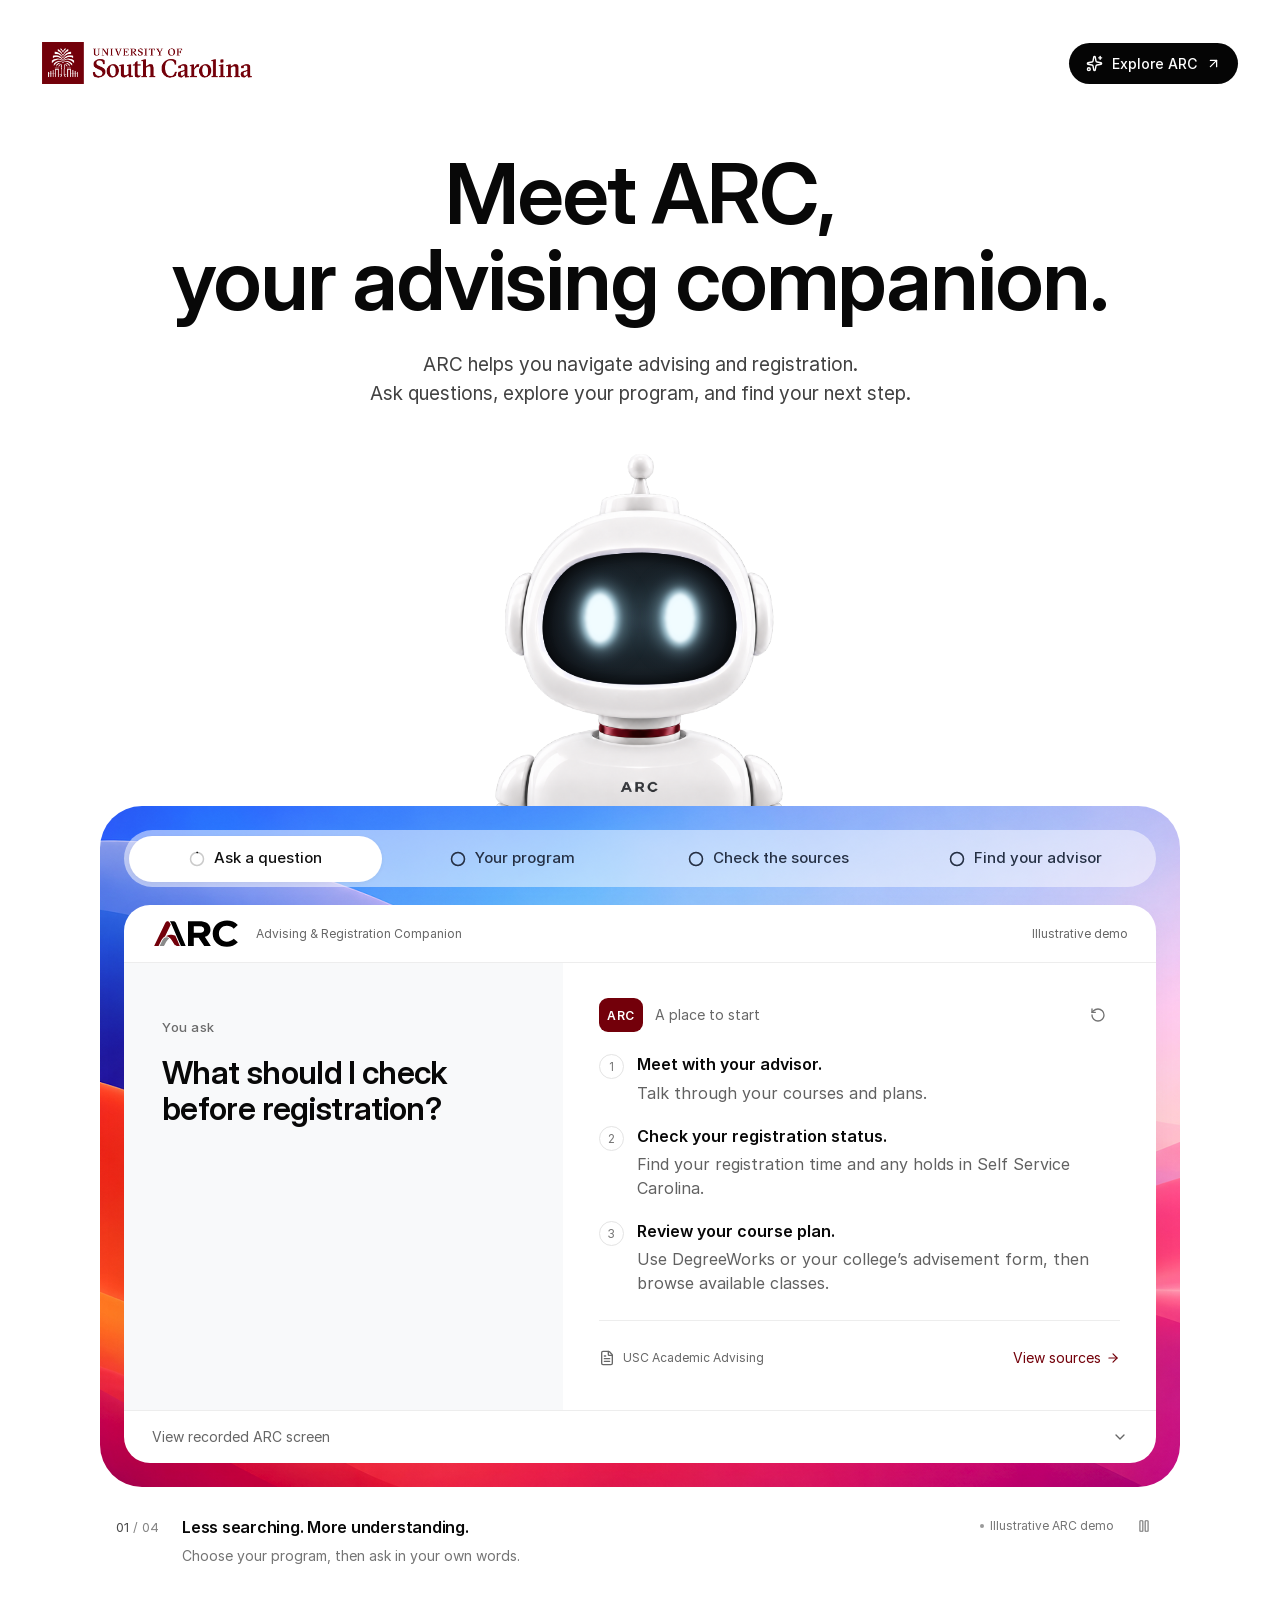
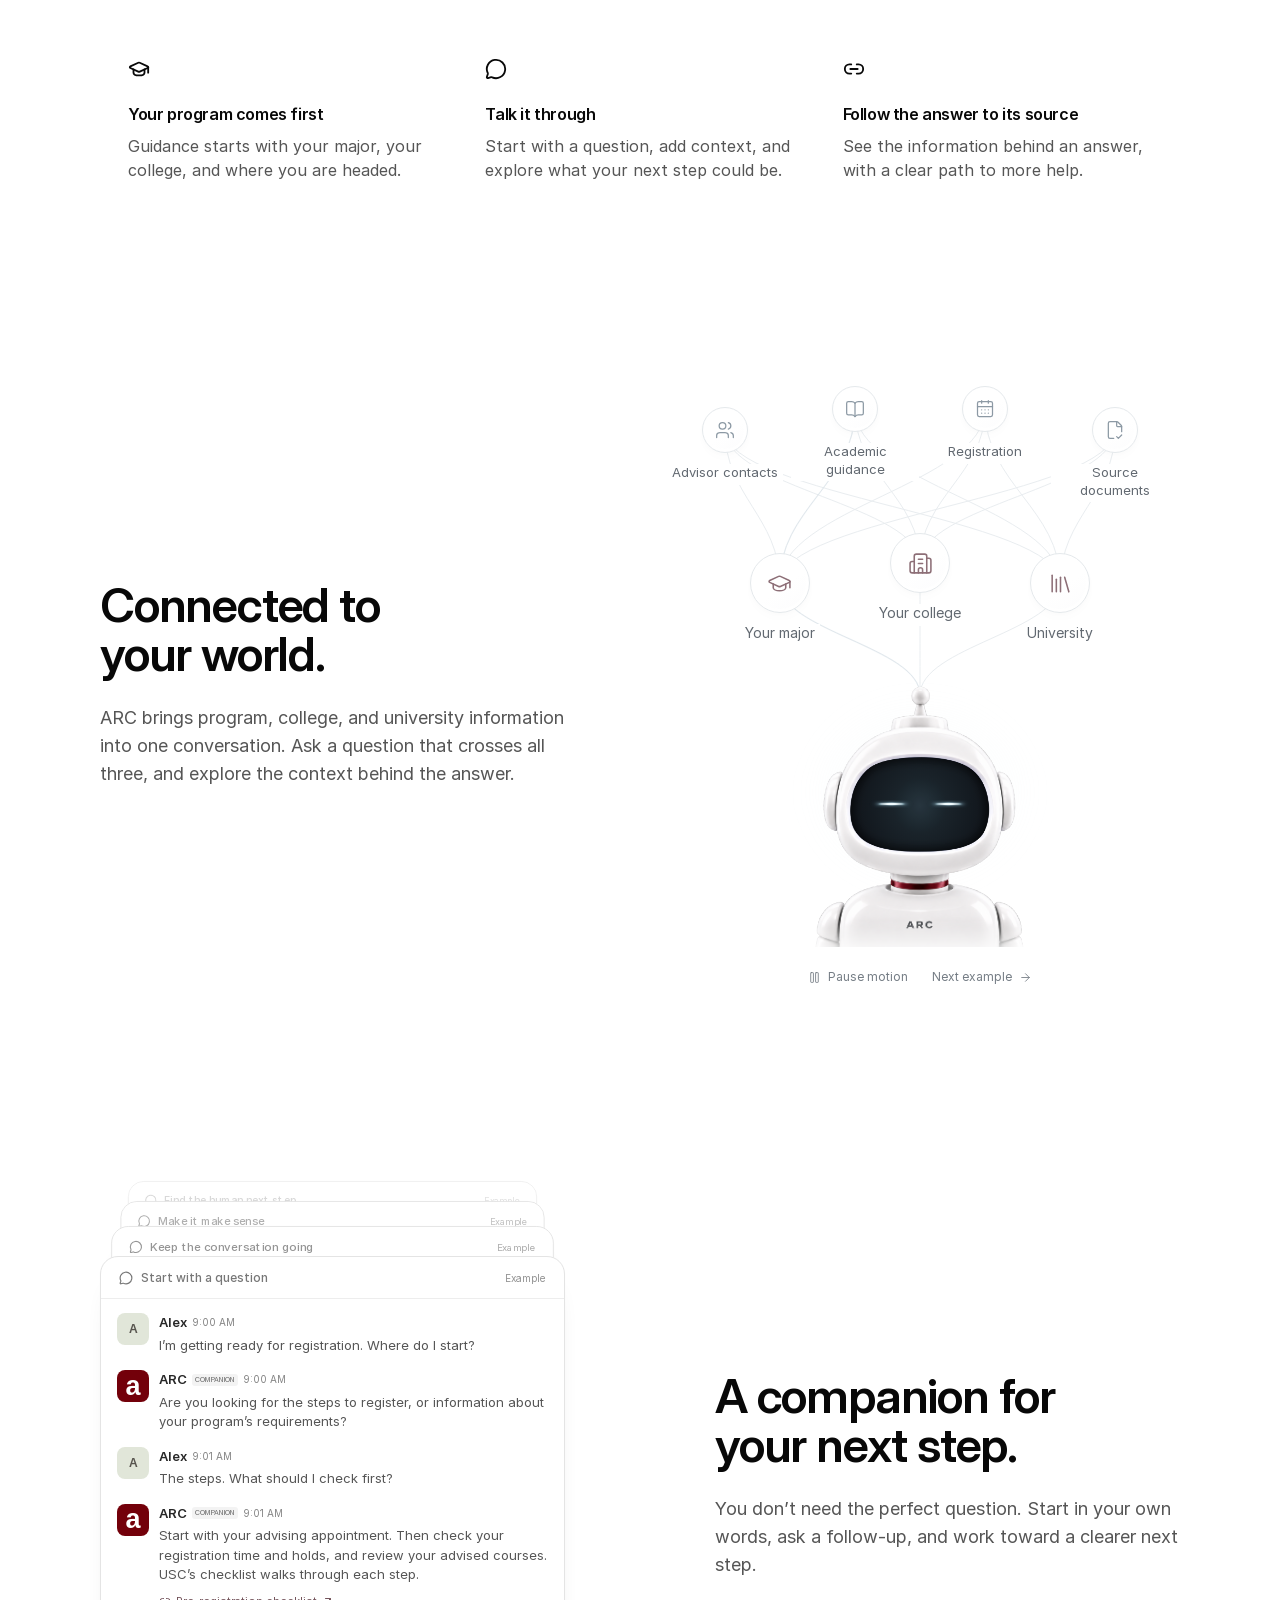
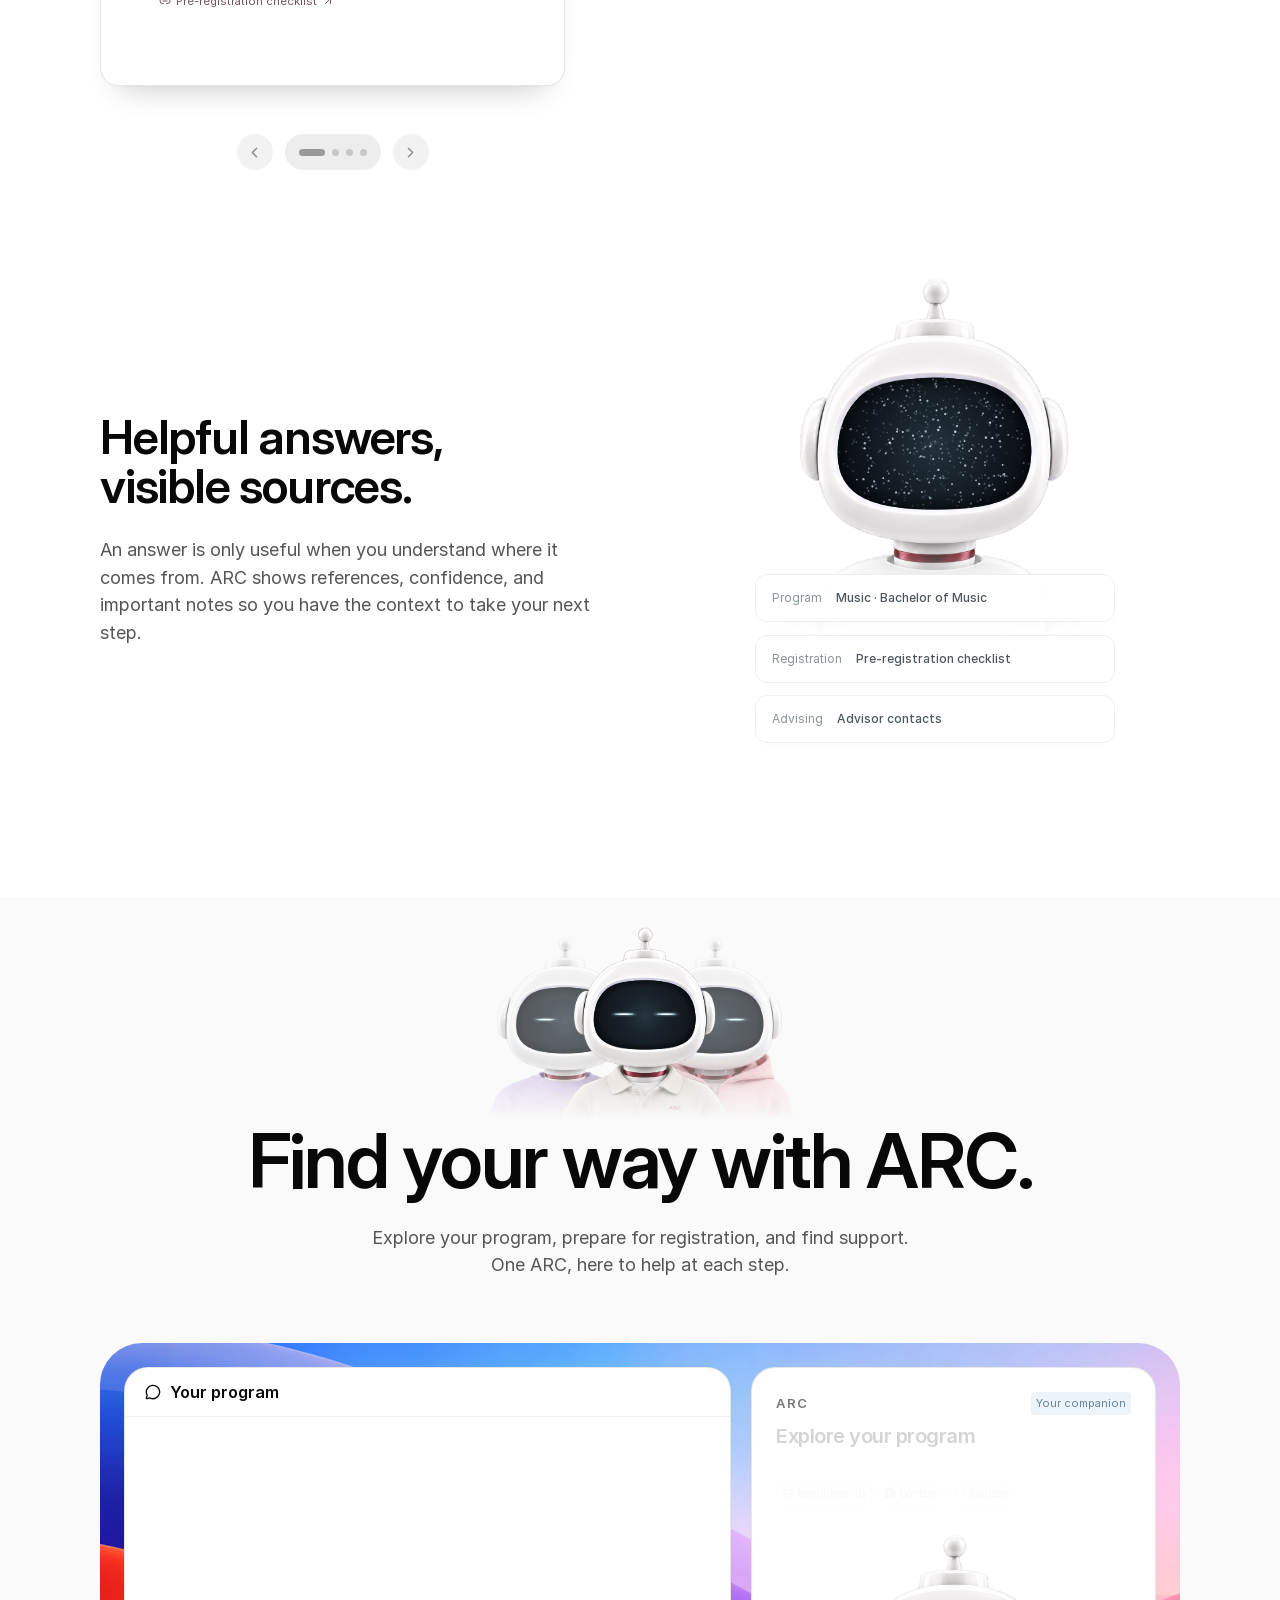
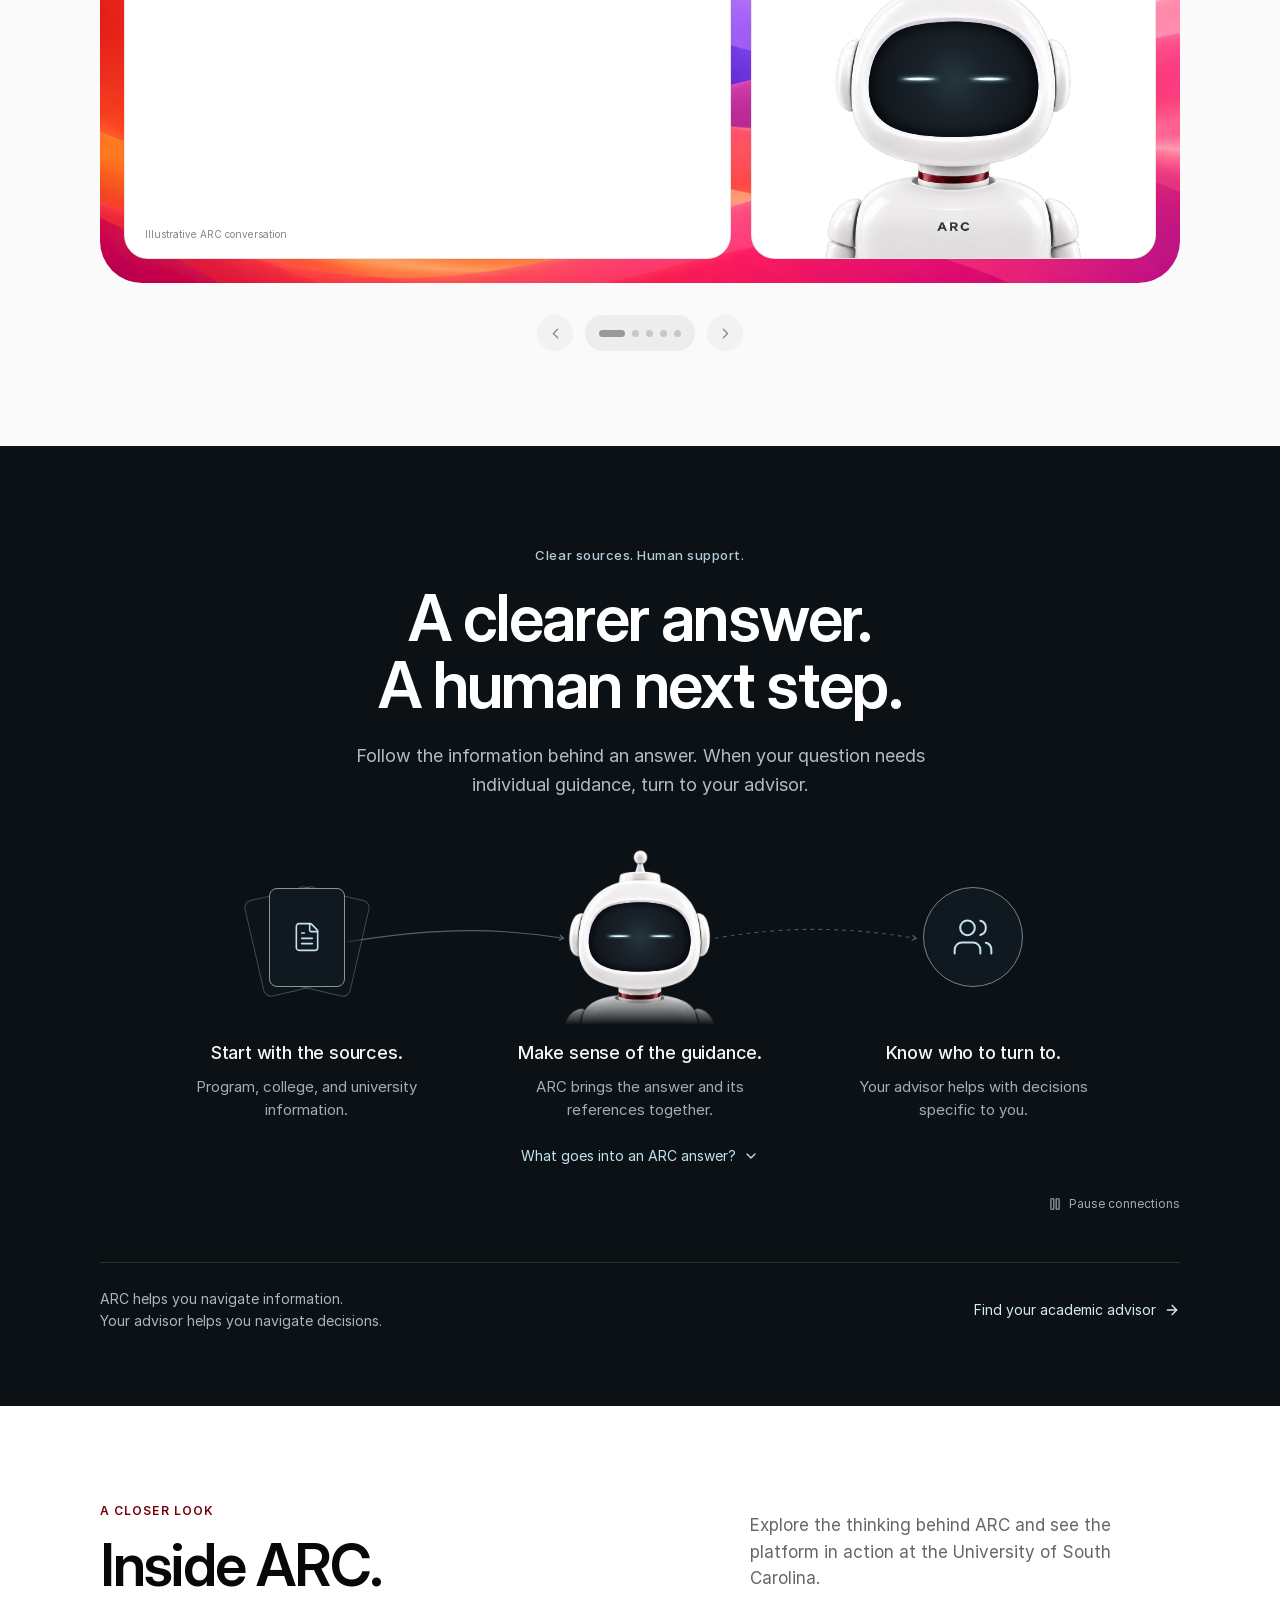
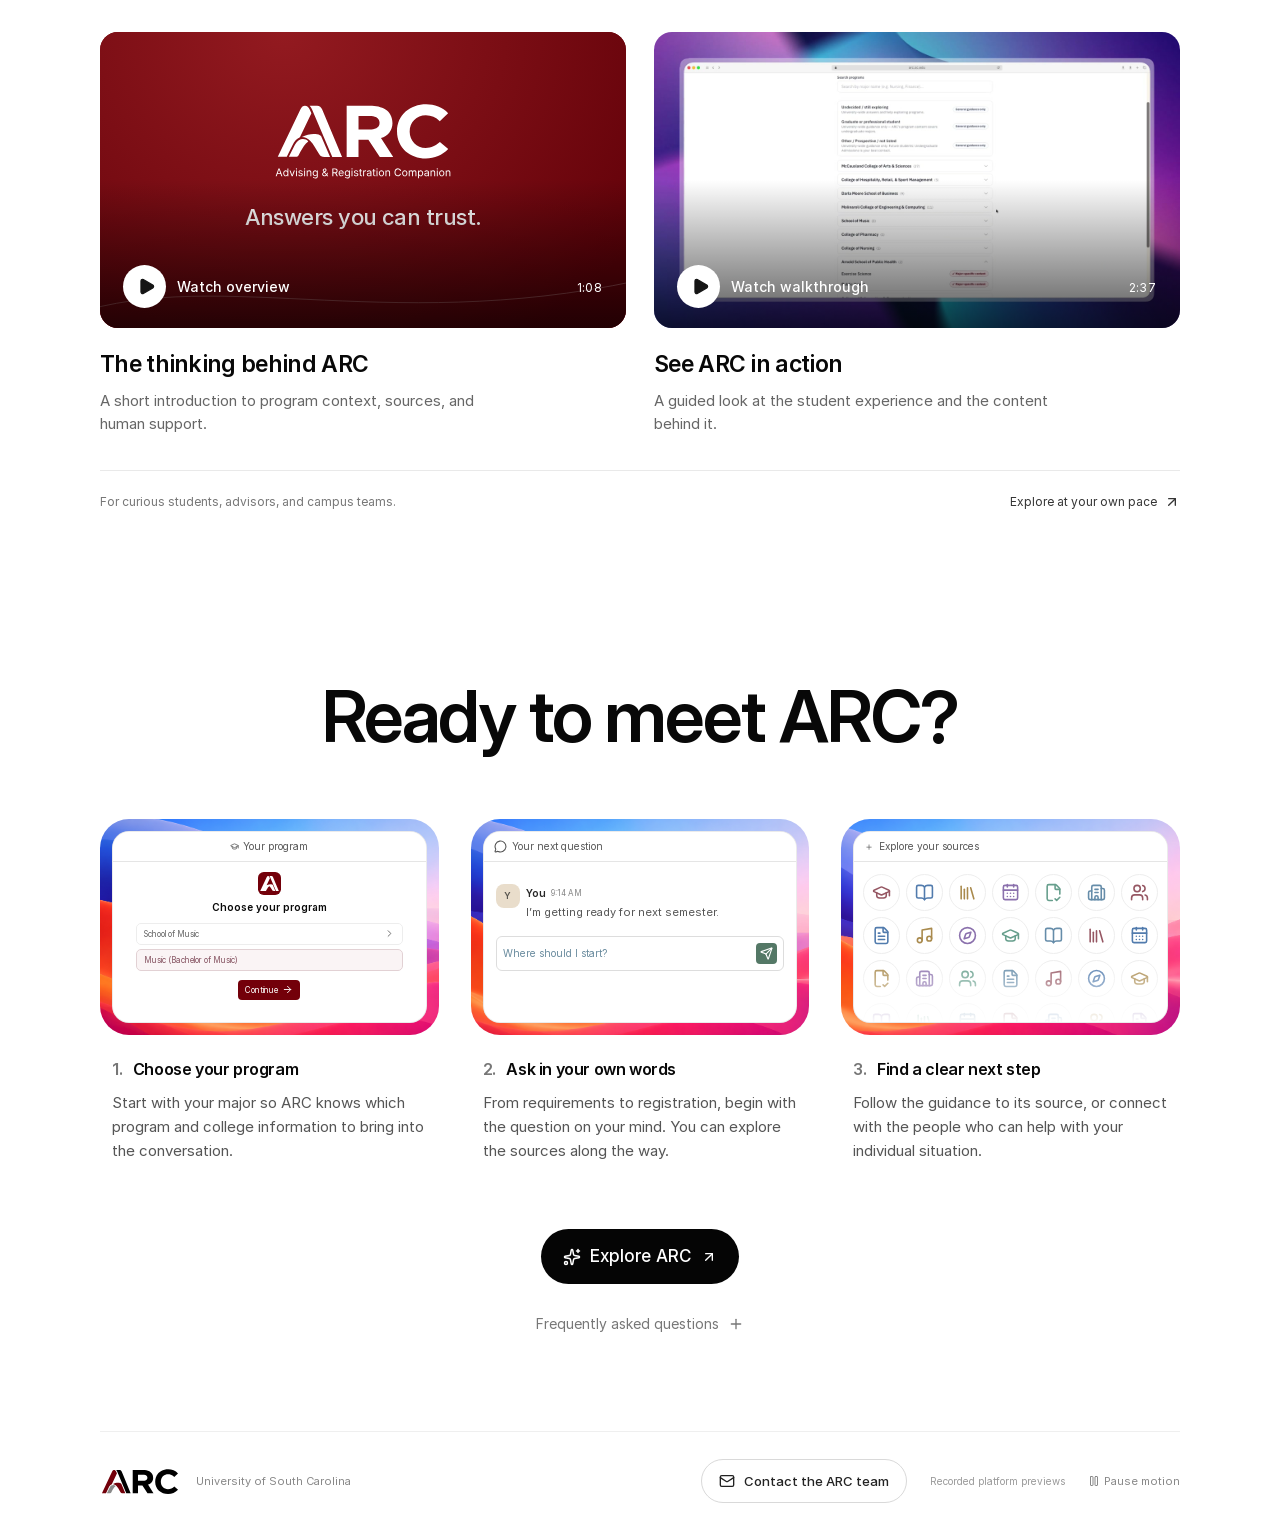
<file: arc/index.html>
<!doctype html>
<html lang="en">
  <head>
    <meta charset="UTF-8" />
    <meta name="viewport" content="width=device-width, initial-scale=1.0" />
    <meta name="description" content="Meet ARC, the Advising and Registration Companion. Explore program-specific questions, sourced answers, and guidance to the right person." />
    <title>ARC — Your advising companion</title>
    <link rel="icon" type="image/svg+xml" href="/arc/favicon.svg?v=arc-integrated-02" />
    <script type="module" crossorigin src="/arc/assets/index-1wT7m5-x.js"></script>
    <link rel="stylesheet" crossorigin href="/arc/assets/index-CqxcOLC_.css">
  </head>
  <body>
    <div id="root"><link rel="preload" as="image" href="/arc/assets/usc-logo-horizontal-garnet.png"/><link rel="preload" as="image" href="/arc/assets/bot-arc.png" fetchPriority="high"/><link rel="preload" as="image" href="/arc/assets/bot-face-shadow.png"/><link rel="preload" as="image" href="/arc/assets/arc-primary-integrated.svg"/><link rel="preload" as="image" href="/arc/assets/avatars/bot-sweater.png"/><link rel="preload" as="image" href="/arc/assets/avatars/bot-hoodie.png"/><link rel="preload" as="image" href="/arc/videos/arc-white.svg"/><link rel="preload" as="image" href="/arc/favicon.svg?v=arc-integrated-02"/><div class="site"><header class="site-header"><a href="#top" class="university-brand" aria-label="ARC home — University of South Carolina"><img src="/arc/assets/usc-logo-horizontal-garnet.png" alt="University of South Carolina logo" width="2988" height="595"/></a><a class="button button-dark" href="#platform" aria-label="Explore ARC" data-arc-event="arc-explore-header" data-arc-event-title="Explore ARC from header"><svg xmlns="http://www.w3.org/2000/svg" width="17" height="17" viewBox="0 0 24 24" fill="none" stroke="currentColor" stroke-width="2" stroke-linecap="round" stroke-linejoin="round" class="lucide lucide-sparkles" aria-hidden="true"><path d="M11.017 2.814a1 1 0 0 1 1.966 0l1.051 5.558a2 2 0 0 0 1.594 1.594l5.558 1.051a1 1 0 0 1 0 1.966l-5.558 1.051a2 2 0 0 0-1.594 1.594l-1.051 5.558a1 1 0 0 1-1.966 0l-1.051-5.558a2 2 0 0 0-1.594-1.594l-5.558-1.051a1 1 0 0 1 0-1.966l5.558-1.051a2 2 0 0 0 1.594-1.594z"></path><path d="M20 2v4"></path><path d="M22 4h-4"></path><circle cx="4" cy="20" r="2"></circle></svg><span class="header-cta-label">Explore ARC</span><svg xmlns="http://www.w3.org/2000/svg" width="15" height="15" viewBox="0 0 24 24" fill="none" stroke="currentColor" stroke-width="2" stroke-linecap="round" stroke-linejoin="round" class="lucide lucide-arrow-up-right" aria-hidden="true"><path d="M7 7h10v10"></path><path d="M7 17 17 7"></path></svg></a></header><main id="top"><section class="hero"><h1 style="opacity:0;transform:translateY(12px)">Meet ARC,<br/>your advising companion.</h1><p style="opacity:0;transform:translateY(10px)">ARC helps you navigate advising and registration.<br class="desktop-break"/> Ask questions, explore your program, and find your next step.</p><div class="hero-robot-wrap"><div class="robot hero-robot" aria-label="Animated ARC companion" role="img"><img class="robot-body" src="/arc/assets/bot-arc.png" alt="" width="1024" height="1024" fetchPriority="high" loading="eager"/><div class="robot-face-mask"><div class="robot-screen "></div><div class="robot-eyes" style="transform:none"><span class="robot-eye"></span><span class="robot-eye"></span></div></div><img class="robot-shadow" src="/arc/assets/bot-face-shadow.png" alt="" width="1024" height="1024" loading="eager"/></div></div></section><section id="platform" class="student-demo container" aria-label="Explore the ARC demo"><div data-orientation="horizontal" data-activation-direction="none" data-slot="tabs" class="group/tabs flex gap-2 data-horizontal:flex-col student-demo-frame wallpaper"><div data-orientation="horizontal" data-activation-direction="none" role="tablist" data-slot="tabs-list" data-variant="default" aria-label="Explore ARC" class="group/tabs-list inline-flex w-fit items-center justify-center rounded-lg p-[3px] text-muted-foreground group-data-horizontal/tabs:h-8 group-data-vertical/tabs:h-fit group-data-vertical/tabs:flex-col data-[variant=line]:rounded-none bg-muted student-demo-tabs"><button type="button" data-active="" data-orientation="horizontal" data-activation-direction="none" aria-disabled="false" tabindex="-1" role="tab" aria-selected="true" id="preview-tab-answer" data-composite-item-active="" data-slot="tabs-trigger" data-arc-event="arc-demo-answer-select" data-arc-event-title="Select ARC demo: Ask a question" class="relative inline-flex h-[calc(100%-1px)] flex-1 items-center justify-center gap-1.5 rounded-md border border-transparent px-1.5 py-0.5 text-sm font-medium whitespace-nowrap text-foreground/60 transition-all group-data-vertical/tabs:w-full group-data-vertical/tabs:justify-start hover:text-foreground focus-visible:border-ring focus-visible:ring-[3px] focus-visible:ring-ring/50 focus-visible:outline-1 focus-visible:outline-ring disabled:pointer-events-none disabled:opacity-50 has-data-[icon=inline-end]:pr-1 has-data-[icon=inline-start]:pl-1 aria-disabled:pointer-events-none aria-disabled:opacity-50 dark:text-muted-foreground dark:hover:text-foreground group-data-[variant=default]/tabs-list:data-active:shadow-sm group-data-[variant=line]/tabs-list:data-active:shadow-none [&amp;_svg]:pointer-events-none [&amp;_svg]:shrink-0 [&amp;_svg:not([class*=&#x27;size-&#x27;])]:size-4 group-data-[variant=line]/tabs-list:bg-transparent group-data-[variant=line]/tabs-list:data-active:bg-transparent dark:group-data-[variant=line]/tabs-list:data-active:border-transparent dark:group-data-[variant=line]/tabs-list:data-active:bg-transparent data-active:bg-background data-active:text-foreground dark:data-active:border-input dark:data-active:bg-input/30 dark:data-active:text-foreground after:absolute after:bg-foreground after:opacity-0 after:transition-opacity group-data-horizontal/tabs:after:inset-x-0 group-data-horizontal/tabs:after:bottom-[-5px] group-data-horizontal/tabs:after:h-0.5 group-data-vertical/tabs:after:inset-y-0 group-data-vertical/tabs:after:-right-1 group-data-vertical/tabs:after:w-0.5 group-data-[variant=line]/tabs-list:data-active:after:opacity-100 student-demo-tab"><span class="student-demo-pill"></span><span class="student-tab-label"><svg class="demo-countdown" viewBox="0 0 18 18" aria-hidden="true"><circle cx="9" cy="9" r="6.5"></circle><circle cx="9" cy="9" r="6.5" pathLength="1" stroke-dashoffset="0" stroke-dasharray="0 1"></circle></svg>Ask a question</span></button><button type="button" data-orientation="horizontal" data-activation-direction="none" aria-disabled="false" tabindex="-1" role="tab" aria-selected="false" id="preview-tab-program" data-slot="tabs-trigger" data-arc-event="arc-demo-program-select" data-arc-event-title="Select ARC demo: Your program" class="relative inline-flex h-[calc(100%-1px)] flex-1 items-center justify-center gap-1.5 rounded-md border border-transparent px-1.5 py-0.5 text-sm font-medium whitespace-nowrap text-foreground/60 transition-all group-data-vertical/tabs:w-full group-data-vertical/tabs:justify-start hover:text-foreground focus-visible:border-ring focus-visible:ring-[3px] focus-visible:ring-ring/50 focus-visible:outline-1 focus-visible:outline-ring disabled:pointer-events-none disabled:opacity-50 has-data-[icon=inline-end]:pr-1 has-data-[icon=inline-start]:pl-1 aria-disabled:pointer-events-none aria-disabled:opacity-50 dark:text-muted-foreground dark:hover:text-foreground group-data-[variant=default]/tabs-list:data-active:shadow-sm group-data-[variant=line]/tabs-list:data-active:shadow-none [&amp;_svg]:pointer-events-none [&amp;_svg]:shrink-0 [&amp;_svg:not([class*=&#x27;size-&#x27;])]:size-4 group-data-[variant=line]/tabs-list:bg-transparent group-data-[variant=line]/tabs-list:data-active:bg-transparent dark:group-data-[variant=line]/tabs-list:data-active:border-transparent dark:group-data-[variant=line]/tabs-list:data-active:bg-transparent data-active:bg-background data-active:text-foreground dark:data-active:border-input dark:data-active:bg-input/30 dark:data-active:text-foreground after:absolute after:bg-foreground after:opacity-0 after:transition-opacity group-data-horizontal/tabs:after:inset-x-0 group-data-horizontal/tabs:after:bottom-[-5px] group-data-horizontal/tabs:after:h-0.5 group-data-vertical/tabs:after:inset-y-0 group-data-vertical/tabs:after:-right-1 group-data-vertical/tabs:after:w-0.5 group-data-[variant=line]/tabs-list:data-active:after:opacity-100 student-demo-tab"><span class="student-tab-label"><svg class="demo-countdown" viewBox="0 0 18 18" aria-hidden="true"><circle cx="9" cy="9" r="6.5"></circle><circle cx="9" cy="9" r="6.5" style="path-length:0"></circle></svg>Your program</span></button><button type="button" data-orientation="horizontal" data-activation-direction="none" aria-disabled="false" tabindex="-1" role="tab" aria-selected="false" id="preview-tab-sources" data-slot="tabs-trigger" data-arc-event="arc-demo-sources-select" data-arc-event-title="Select ARC demo: Check the sources" class="relative inline-flex h-[calc(100%-1px)] flex-1 items-center justify-center gap-1.5 rounded-md border border-transparent px-1.5 py-0.5 text-sm font-medium whitespace-nowrap text-foreground/60 transition-all group-data-vertical/tabs:w-full group-data-vertical/tabs:justify-start hover:text-foreground focus-visible:border-ring focus-visible:ring-[3px] focus-visible:ring-ring/50 focus-visible:outline-1 focus-visible:outline-ring disabled:pointer-events-none disabled:opacity-50 has-data-[icon=inline-end]:pr-1 has-data-[icon=inline-start]:pl-1 aria-disabled:pointer-events-none aria-disabled:opacity-50 dark:text-muted-foreground dark:hover:text-foreground group-data-[variant=default]/tabs-list:data-active:shadow-sm group-data-[variant=line]/tabs-list:data-active:shadow-none [&amp;_svg]:pointer-events-none [&amp;_svg]:shrink-0 [&amp;_svg:not([class*=&#x27;size-&#x27;])]:size-4 group-data-[variant=line]/tabs-list:bg-transparent group-data-[variant=line]/tabs-list:data-active:bg-transparent dark:group-data-[variant=line]/tabs-list:data-active:border-transparent dark:group-data-[variant=line]/tabs-list:data-active:bg-transparent data-active:bg-background data-active:text-foreground dark:data-active:border-input dark:data-active:bg-input/30 dark:data-active:text-foreground after:absolute after:bg-foreground after:opacity-0 after:transition-opacity group-data-horizontal/tabs:after:inset-x-0 group-data-horizontal/tabs:after:bottom-[-5px] group-data-horizontal/tabs:after:h-0.5 group-data-vertical/tabs:after:inset-y-0 group-data-vertical/tabs:after:-right-1 group-data-vertical/tabs:after:w-0.5 group-data-[variant=line]/tabs-list:data-active:after:opacity-100 student-demo-tab"><span class="student-tab-label"><svg class="demo-countdown" viewBox="0 0 18 18" aria-hidden="true"><circle cx="9" cy="9" r="6.5"></circle><circle cx="9" cy="9" r="6.5" style="path-length:0"></circle></svg>Check the sources</span></button><button type="button" data-orientation="horizontal" data-activation-direction="none" aria-disabled="false" tabindex="-1" role="tab" aria-selected="false" id="preview-tab-advisor" data-slot="tabs-trigger" data-arc-event="arc-demo-advisor-select" data-arc-event-title="Select ARC demo: Find your advisor" class="relative inline-flex h-[calc(100%-1px)] flex-1 items-center justify-center gap-1.5 rounded-md border border-transparent px-1.5 py-0.5 text-sm font-medium whitespace-nowrap text-foreground/60 transition-all group-data-vertical/tabs:w-full group-data-vertical/tabs:justify-start hover:text-foreground focus-visible:border-ring focus-visible:ring-[3px] focus-visible:ring-ring/50 focus-visible:outline-1 focus-visible:outline-ring disabled:pointer-events-none disabled:opacity-50 has-data-[icon=inline-end]:pr-1 has-data-[icon=inline-start]:pl-1 aria-disabled:pointer-events-none aria-disabled:opacity-50 dark:text-muted-foreground dark:hover:text-foreground group-data-[variant=default]/tabs-list:data-active:shadow-sm group-data-[variant=line]/tabs-list:data-active:shadow-none [&amp;_svg]:pointer-events-none [&amp;_svg]:shrink-0 [&amp;_svg:not([class*=&#x27;size-&#x27;])]:size-4 group-data-[variant=line]/tabs-list:bg-transparent group-data-[variant=line]/tabs-list:data-active:bg-transparent dark:group-data-[variant=line]/tabs-list:data-active:border-transparent dark:group-data-[variant=line]/tabs-list:data-active:bg-transparent data-active:bg-background data-active:text-foreground dark:data-active:border-input dark:data-active:bg-input/30 dark:data-active:text-foreground after:absolute after:bg-foreground after:opacity-0 after:transition-opacity group-data-horizontal/tabs:after:inset-x-0 group-data-horizontal/tabs:after:bottom-[-5px] group-data-horizontal/tabs:after:h-0.5 group-data-vertical/tabs:after:inset-y-0 group-data-vertical/tabs:after:-right-1 group-data-vertical/tabs:after:w-0.5 group-data-[variant=line]/tabs-list:data-active:after:opacity-100 student-demo-tab"><span class="student-tab-label"><svg class="demo-countdown" viewBox="0 0 18 18" aria-hidden="true"><circle cx="9" cy="9" r="6.5"></circle><circle cx="9" cy="9" r="6.5" style="path-length:0"></circle></svg>Find your advisor</span></button></div><div class="student-demo-window"><div class="student-demo-bar"><div class="student-demo-identity"><img class="student-demo-logo" src="/arc/assets/arc-primary-integrated.svg" alt="ARC — Advising and Registration Companion" width="330.0046082" height="126"/><span class="student-demo-descriptor" aria-hidden="true">Advising &amp; Registration Companion</span></div><span>Illustrative demo</span></div><div class="student-demo-panels"><div data-orientation="horizontal" data-activation-direction="none" id="base-ui-_R_6ia_" role="tabpanel" tabindex="0" data-index="-1" data-slot="tabs-content" aria-hidden="false" class="flex-1 text-sm outline-none student-demo-panel"><div class="demo-pane-content" style="opacity:0;transform:translateY(5px)"><div class="answer-example"><div class="student-question"><span>You ask</span><h2>What should I check<br class="desktop-break"/> before registration?</h2></div><div class="example-answer" aria-busy="false"><div class="answer-byline"><span class="mini-arc">ARC</span><span>A place to start</span><button type="button" class="replay-answer" aria-disabled="false" aria-label="Replay the example answer"><svg xmlns="http://www.w3.org/2000/svg" width="16" height="16" viewBox="0 0 24 24" fill="none" stroke="currentColor" stroke-width="2" stroke-linecap="round" stroke-linejoin="round" class="lucide lucide-rotate-ccw" aria-hidden="true"><path d="M3 12a9 9 0 1 0 9-9 9.75 9.75 0 0 0-6.74 2.74L3 8"></path><path d="M3 3v5h5"></path></svg></button></div><div class="answer-content"><ol class="registration-checks"><li aria-hidden="false" style="opacity:1;transform:none"><span>1</span><div><strong>Meet with your advisor.</strong><p>Talk through your courses and plans.</p></div></li><li aria-hidden="false" style="opacity:1;transform:none"><span>2</span><div><strong>Check your registration status.</strong><p>Find your registration time and any holds in Self Service Carolina.</p></div></li><li aria-hidden="false" style="opacity:1;transform:none"><span>3</span><div><strong>Review your course plan.</strong><p>Use DegreeWorks or your college’s advisement form, then browse available classes.</p></div></li></ol><div class="answer-source"><svg xmlns="http://www.w3.org/2000/svg" width="16" height="16" viewBox="0 0 24 24" fill="none" stroke="currentColor" stroke-width="2" stroke-linecap="round" stroke-linejoin="round" class="lucide lucide-file-text" aria-hidden="true"><path d="M6 22a2 2 0 0 1-2-2V4a2 2 0 0 1 2-2h8a2.4 2.4 0 0 1 1.704.706l3.588 3.588A2.4 2.4 0 0 1 20 8v12a2 2 0 0 1-2 2z"></path><path d="M14 2v5a1 1 0 0 0 1 1h5"></path><path d="M10 9H8"></path><path d="M16 13H8"></path><path d="M16 17H8"></path></svg><span>USC Academic Advising</span><button type="button">View sources <svg xmlns="http://www.w3.org/2000/svg" width="14" height="14" viewBox="0 0 24 24" fill="none" stroke="currentColor" stroke-width="2" stroke-linecap="round" stroke-linejoin="round" class="lucide lucide-arrow-right" aria-hidden="true"><path d="M5 12h14"></path><path d="m12 5 7 7-7 7"></path></svg></button></div></div><output class="sr-only">Example answer ready: meet with your advisor, check registration status, and review your course plan.</output></div></div></div><details class="recorded-screen"><summary data-arc-event="arc-recorded-answer-toggle" data-arc-event-title="Toggle recorded ARC screen: Ask a question"><span>View recorded ARC screen</span><svg xmlns="http://www.w3.org/2000/svg" width="16" height="16" viewBox="0 0 24 24" fill="none" stroke="currentColor" stroke-width="2" stroke-linecap="round" stroke-linejoin="round" class="lucide lucide-chevron-down" aria-hidden="true"><path d="m6 9 6 6 6-6"></path></svg></summary><div class="recorded-screen-content"><p>The recorded ARC answer includes guidance, confidence, and important notes.</p><a href="/arc/assets/answer.png" target="_blank" rel="noreferrer" class="text-link">Open full-size screen<svg xmlns="http://www.w3.org/2000/svg" width="16" height="16" viewBox="0 0 24 24" fill="none" stroke="currentColor" stroke-width="2" stroke-linecap="round" stroke-linejoin="round" class="lucide lucide-arrow-up-right" aria-hidden="true"><path d="M7 7h10v10"></path><path d="M7 17 17 7"></path></svg><span class="sr-only"> (opens in a new tab)</span></a><img src="/arc/assets/answer.png" width="960" height="540" alt="The recorded ARC answer includes guidance, confidence, and important notes." loading="lazy"/><p class="demo-footnote">Recorded product preview. Policy text in the recording may have changed; use current university sources for guidance.</p></div></details></div><div data-hidden="" data-orientation="horizontal" data-activation-direction="none" hidden="" id="base-ui-_R_aia_" role="tabpanel" tabindex="-1" inert="" data-index="-1" data-slot="tabs-content" aria-hidden="true" class="flex-1 text-sm outline-none student-demo-panel"><div class="demo-pane-content" style="opacity:0;transform:translateY(5px)"><div class="program-example demo-inner"><span class="demo-eyebrow">Your context</span><h2>Start with your program.</h2><p class="demo-description">Your major gives ARC a starting point for the information you need.</p><div class="selected-program"><svg xmlns="http://www.w3.org/2000/svg" width="26" height="26" viewBox="0 0 24 24" fill="none" stroke="currentColor" stroke-width="2" stroke-linecap="round" stroke-linejoin="round" class="lucide lucide-graduation-cap" aria-hidden="true"><path d="M21.42 10.922a1 1 0 0 0-.019-1.838L12.83 5.18a2 2 0 0 0-1.66 0L2.6 9.08a1 1 0 0 0 0 1.832l8.57 3.908a2 2 0 0 0 1.66 0z"></path><path d="M22 10v6"></path><path d="M6 12.5V16a6 3 0 0 0 12 0v-3.5"></path></svg><div><span>School of Music</span><strong>Music · Bachelor of Music</strong></div><svg xmlns="http://www.w3.org/2000/svg" width="20" height="20" viewBox="0 0 24 24" fill="none" stroke="currentColor" stroke-width="2" stroke-linecap="round" stroke-linejoin="round" class="lucide lucide-check" aria-hidden="true"><path d="M20 6 9 17l-5-5"></path></svg></div><div class="program-context"><span><svg xmlns="http://www.w3.org/2000/svg" width="17" height="17" viewBox="0 0 24 24" fill="none" stroke="currentColor" stroke-width="2" stroke-linecap="round" stroke-linejoin="round" class="lucide lucide-book-open" aria-hidden="true"><path d="M12 5v16"></path><path d="M20.001 19A2 2 0 0022 17V5a2 2 0 00-1.999-2L16 3.002A5 5 0 0012 5a5 5 0 00-4-2H4a2 2 0 00-2 2v12a2 2 0 001.999 2H8a5 5 0 014 2 5 5 0 014-2z"></path></svg> Your major</span><span><svg xmlns="http://www.w3.org/2000/svg" width="17" height="17" viewBox="0 0 24 24" fill="none" stroke="currentColor" stroke-width="2" stroke-linecap="round" stroke-linejoin="round" class="lucide lucide-graduation-cap" aria-hidden="true"><path d="M21.42 10.922a1 1 0 0 0-.019-1.838L12.83 5.18a2 2 0 0 0-1.66 0L2.6 9.08a1 1 0 0 0 0 1.832l8.57 3.908a2 2 0 0 0 1.66 0z"></path><path d="M22 10v6"></path><path d="M6 12.5V16a6 3 0 0 0 12 0v-3.5"></path></svg> Your college</span><span><svg xmlns="http://www.w3.org/2000/svg" width="17" height="17" viewBox="0 0 24 24" fill="none" stroke="currentColor" stroke-width="2" stroke-linecap="round" stroke-linejoin="round" class="lucide lucide-file-text" aria-hidden="true"><path d="M6 22a2 2 0 0 1-2-2V4a2 2 0 0 1 2-2h8a2.4 2.4 0 0 1 1.704.706l3.588 3.588A2.4 2.4 0 0 1 20 8v12a2 2 0 0 1-2 2z"></path><path d="M14 2v5a1 1 0 0 0 1 1h5"></path><path d="M10 9H8"></path><path d="M16 13H8"></path><path d="M16 17H8"></path></svg> University guidance</span></div><button type="button" class="button button-dark">Continue with this example <svg xmlns="http://www.w3.org/2000/svg" width="16" height="16" viewBox="0 0 24 24" fill="none" stroke="currentColor" stroke-width="2" stroke-linecap="round" stroke-linejoin="round" class="lucide lucide-arrow-right" aria-hidden="true"><path d="M5 12h14"></path><path d="m12 5 7 7-7 7"></path></svg></button><p class="demo-footnote">Example program from the recorded ARC demo.</p></div></div><details class="recorded-screen"><summary data-arc-event="arc-recorded-program-toggle" data-arc-event-title="Toggle recorded ARC screen: Your program"><span>View recorded ARC screen</span><svg xmlns="http://www.w3.org/2000/svg" width="16" height="16" viewBox="0 0 24 24" fill="none" stroke="currentColor" stroke-width="2" stroke-linecap="round" stroke-linejoin="round" class="lucide lucide-chevron-down" aria-hidden="true"><path d="m6 9 6 6 6-6"></path></svg></summary><div class="recorded-screen-content"><p>The program picker gives the conversation its major and college context.</p><a href="/arc/assets/program.png" target="_blank" rel="noreferrer" class="text-link">Open full-size screen<svg xmlns="http://www.w3.org/2000/svg" width="16" height="16" viewBox="0 0 24 24" fill="none" stroke="currentColor" stroke-width="2" stroke-linecap="round" stroke-linejoin="round" class="lucide lucide-arrow-up-right" aria-hidden="true"><path d="M7 7h10v10"></path><path d="M7 17 17 7"></path></svg><span class="sr-only"> (opens in a new tab)</span></a><img src="/arc/assets/program.png" width="960" height="540" alt="The program picker gives the conversation its major and college context." loading="lazy"/><p class="demo-footnote">Recorded product preview. Policy text in the recording may have changed; use current university sources for guidance.</p></div></details></div><div data-hidden="" data-orientation="horizontal" data-activation-direction="none" hidden="" id="base-ui-_R_eia_" role="tabpanel" tabindex="-1" inert="" data-index="-1" data-slot="tabs-content" aria-hidden="true" class="flex-1 text-sm outline-none student-demo-panel"><div class="demo-pane-content" style="opacity:0;transform:translateY(5px)"><div class="sources-example demo-inner"><span class="demo-eyebrow">Behind the answer</span><h2>See where the guidance comes from.</h2><p class="demo-description">Open the university guidance behind this registration example.</p><div class="source-documents"><a href="https://sc.edu/about/offices_and_divisions/advising/student_advising_resources/registration_resources/pre_registration/" target="_blank" rel="noreferrer" class="source-document"><svg xmlns="http://www.w3.org/2000/svg" width="23" height="23" viewBox="0 0 24 24" fill="none" stroke="currentColor" stroke-width="2" stroke-linecap="round" stroke-linejoin="round" class="lucide lucide-file-text" aria-hidden="true"><path d="M6 22a2 2 0 0 1-2-2V4a2 2 0 0 1 2-2h8a2.4 2.4 0 0 1 1.704.706l3.588 3.588A2.4 2.4 0 0 1 20 8v12a2 2 0 0 1-2 2z"></path><path d="M14 2v5a1 1 0 0 0 1 1h5"></path><path d="M10 9H8"></path><path d="M16 13H8"></path><path d="M16 17H8"></path></svg><span><strong>Pre-registration checklist</strong><small>Academic Advising · Advisor meeting, holds, and course planning</small></span><svg xmlns="http://www.w3.org/2000/svg" width="16" height="16" viewBox="0 0 24 24" fill="none" stroke="currentColor" stroke-width="2" stroke-linecap="round" stroke-linejoin="round" class="lucide lucide-arrow-up-right" aria-hidden="true"><path d="M7 7h10v10"></path><path d="M7 17 17 7"></path></svg><span class="sr-only"> (opens in a new tab)</span></a><a href="https://www.sc.edu/about/offices_and_divisions/registrar/registration/" target="_blank" rel="noreferrer" class="source-document"><svg xmlns="http://www.w3.org/2000/svg" width="23" height="23" viewBox="0 0 24 24" fill="none" stroke="currentColor" stroke-width="2" stroke-linecap="round" stroke-linejoin="round" class="lucide lucide-book-open" aria-hidden="true"><path d="M12 5v16"></path><path d="M20.001 19A2 2 0 0022 17V5a2 2 0 00-1.999-2L16 3.002A5 5 0 0012 5a5 5 0 00-4-2H4a2 2 0 00-2 2v12a2 2 0 001.999 2H8a5 5 0 014 2 5 5 0 014-2z"></path></svg><span><strong>Registration guidance</strong><small>University Registrar · Registration status and class information</small></span><svg xmlns="http://www.w3.org/2000/svg" width="16" height="16" viewBox="0 0 24 24" fill="none" stroke="currentColor" stroke-width="2" stroke-linecap="round" stroke-linejoin="round" class="lucide lucide-arrow-up-right" aria-hidden="true"><path d="M7 7h10v10"></path><path d="M7 17 17 7"></path></svg><span class="sr-only"> (opens in a new tab)</span></a></div><p class="demo-footnote">This example summarizes official guidance. Follow the source for the full details.</p></div></div><details class="recorded-screen"><summary data-arc-event="arc-recorded-sources-toggle" data-arc-event-title="Toggle recorded ARC screen: Check the sources"><span>View recorded ARC screen</span><svg xmlns="http://www.w3.org/2000/svg" width="16" height="16" viewBox="0 0 24 24" fill="none" stroke="currentColor" stroke-width="2" stroke-linecap="round" stroke-linejoin="round" class="lucide lucide-chevron-down" aria-hidden="true"><path d="m6 9 6 6 6-6"></path></svg></summary><div class="recorded-screen-content"><p>Numbered source cards let you follow the references behind a recorded answer.</p><a href="/arc/assets/sources.png" target="_blank" rel="noreferrer" class="text-link">Open full-size screen<svg xmlns="http://www.w3.org/2000/svg" width="16" height="16" viewBox="0 0 24 24" fill="none" stroke="currentColor" stroke-width="2" stroke-linecap="round" stroke-linejoin="round" class="lucide lucide-arrow-up-right" aria-hidden="true"><path d="M7 7h10v10"></path><path d="M7 17 17 7"></path></svg><span class="sr-only"> (opens in a new tab)</span></a><img src="/arc/assets/sources.png" width="960" height="540" alt="Numbered source cards let you follow the references behind a recorded answer." loading="lazy"/><p class="demo-footnote">Recorded product preview. Policy text in the recording may have changed; use current university sources for guidance.</p></div></details></div><div data-hidden="" data-orientation="horizontal" data-activation-direction="none" hidden="" id="base-ui-_R_iia_" role="tabpanel" tabindex="-1" inert="" data-index="-1" data-slot="tabs-content" aria-hidden="true" class="flex-1 text-sm outline-none student-demo-panel"><div class="demo-pane-content" style="opacity:0;transform:translateY(5px)"><div class="advisor-example demo-inner"><span class="demo-eyebrow">Your next conversation</span><h2>Some questions need a person.</h2><p class="demo-description">Your advisor helps you apply the guidance to your own courses and plans.</p><div class="advisor-guidance"><span class="advisor-symbol"><svg xmlns="http://www.w3.org/2000/svg" width="26" height="26" viewBox="0 0 24 24" fill="none" stroke="currentColor" stroke-width="2" stroke-linecap="round" stroke-linejoin="round" class="lucide lucide-users" aria-hidden="true"><path d="M16 21v-2a4 4 0 0 0-4-4H6a4 4 0 0 0-4 4v2"></path><path d="M16 3.128a4 4 0 0 1 0 7.744"></path><path d="M22 21v-2a4 4 0 0 0-3-3.87"></path><circle cx="9" cy="7" r="4"></circle></svg></span><div><strong>Find your assigned advisor</strong><p>Check your Student Profile in Self Service Carolina, or the Advising Team card in My Advising Portal.</p><p>If no advisor is listed, contact your college’s Student Services office.</p></div></div><a href="https://sc.edu/about/offices_and_divisions/advising/student_advising_resources/find_your_advisor/" target="_blank" rel="noreferrer" class="button button-dark">Open USC’s advisor guide<svg xmlns="http://www.w3.org/2000/svg" width="16" height="16" viewBox="0 0 24 24" fill="none" stroke="currentColor" stroke-width="2" stroke-linecap="round" stroke-linejoin="round" class="lucide lucide-arrow-up-right" aria-hidden="true"><path d="M7 7h10v10"></path><path d="M7 17 17 7"></path></svg><span class="sr-only"> (opens in a new tab)</span></a></div></div><details class="recorded-screen"><summary data-arc-event="arc-recorded-advisor-toggle" data-arc-event-title="Toggle recorded ARC screen: Find your advisor"><span>View recorded ARC screen</span><svg xmlns="http://www.w3.org/2000/svg" width="16" height="16" viewBox="0 0 24 24" fill="none" stroke="currentColor" stroke-width="2" stroke-linecap="round" stroke-linejoin="round" class="lucide lucide-chevron-down" aria-hidden="true"><path d="m6 9 6 6 6-6"></path></svg></summary><div class="recorded-screen-content"><p>The recorded advisor view shows contact information associated with the selected program.</p><a href="/arc/assets/advisor.png" target="_blank" rel="noreferrer" class="text-link">Open full-size screen<svg xmlns="http://www.w3.org/2000/svg" width="16" height="16" viewBox="0 0 24 24" fill="none" stroke="currentColor" stroke-width="2" stroke-linecap="round" stroke-linejoin="round" class="lucide lucide-arrow-up-right" aria-hidden="true"><path d="M7 7h10v10"></path><path d="M7 17 17 7"></path></svg><span class="sr-only"> (opens in a new tab)</span></a><img src="/arc/assets/advisor.png" width="960" height="540" alt="The recorded advisor view shows contact information associated with the selected program." loading="lazy"/><p class="demo-footnote">Recorded product preview. Policy text in the recording may have changed; use current university sources for guidance.</p></div></details></div></div></div></div><div class="student-demo-caption"><span class="demo-caption-count" aria-label="Preview 1 of 4">01<span> / 04</span></span><div class="demo-caption-copies"><div class="demo-caption-copy" aria-hidden="false" style="opacity:0;transform:translateY(4px)"><h3>Less searching. More understanding.</h3><p>Choose your program, then ask in your own words.</p></div><div class="demo-caption-copy" aria-hidden="true" style="opacity:0;transform:translateY(4px)"><h3>A starting point that’s yours.</h3><p>Choose your program so the conversation starts with your major and college.</p></div><div class="demo-caption-copy" aria-hidden="true" style="opacity:0;transform:translateY(4px)"><h3>See where the answer comes from.</h3><p>Follow the source cards, check the context, and understand what applies to you.</p></div><div class="demo-caption-copy" aria-hidden="true" style="opacity:0;transform:translateY(4px)"><h3>A little guidance goes a long way.</h3><p>When a question needs a person, ARC helps you find the right contact.</p></div></div><div class="demo-caption-meta"><span><i></i>Illustrative ARC demo</span><button type="button" class="demo-playback-toggle" aria-label="Pause demo" aria-pressed="false"><svg xmlns="http://www.w3.org/2000/svg" width="14" height="14" viewBox="0 0 24 24" fill="none" stroke="currentColor" stroke-width="2" stroke-linecap="round" stroke-linejoin="round" class="lucide lucide-pause" aria-hidden="true"><rect x="14" y="3" width="5" height="18" rx="1"></rect><rect x="5" y="3" width="5" height="18" rx="1"></rect></svg></button></div></div></section><div class="benefits container"><div><svg xmlns="http://www.w3.org/2000/svg" width="22" height="22" viewBox="0 0 24 24" fill="none" stroke="currentColor" stroke-width="2" stroke-linecap="round" stroke-linejoin="round" class="lucide lucide-graduation-cap" aria-hidden="true"><path d="M21.42 10.922a1 1 0 0 0-.019-1.838L12.83 5.18a2 2 0 0 0-1.66 0L2.6 9.08a1 1 0 0 0 0 1.832l8.57 3.908a2 2 0 0 0 1.66 0z"></path><path d="M22 10v6"></path><path d="M6 12.5V16a6 3 0 0 0 12 0v-3.5"></path></svg><h3>Your program comes first</h3><p>Guidance starts with your major, your college, and where you are headed.</p></div><div><svg xmlns="http://www.w3.org/2000/svg" width="22" height="22" viewBox="0 0 24 24" fill="none" stroke="currentColor" stroke-width="2" stroke-linecap="round" stroke-linejoin="round" class="lucide lucide-message-circle" aria-hidden="true"><path d="M2.992 16.342a2 2 0 0 1 .094 1.167l-1.065 3.29a1 1 0 0 0 1.236 1.168l3.413-.998a2 2 0 0 1 1.099.092 10 10 0 1 0-4.777-4.719"></path></svg><h3>Talk it through</h3><p>Start with a question, add context, and explore what your next step could be.</p></div><div><svg xmlns="http://www.w3.org/2000/svg" width="22" height="22" viewBox="0 0 24 24" fill="none" stroke="currentColor" stroke-width="2" stroke-linecap="round" stroke-linejoin="round" class="lucide lucide-link2 lucide-link-2" aria-hidden="true"><path d="M9 17H7A5 5 0 0 1 7 7h2"></path><path d="M15 7h2a5 5 0 1 1 0 10h-2"></path><line x1="8" x2="16" y1="12" y2="12"></line></svg><h3>Follow the answer to its source</h3><p>See the information behind an answer, with a clear path to more help.</p></div></div><section id="connected" class="feature-row container connected"><div class="feature-copy"><h2>Connected to<br/>your world.</h2><p>ARC brings program, college, and university information into one conversation. Ask a question that crosses all three, and explore the context behind the answer.</p></div><div class="connected-network" role="group" aria-label="Explore how ARC connects academic information"><div class="network-scene"><svg class="network-lines" role="img" aria-label="Academic information connects through your major, college, and university to ARC. Examples vary between one, two, and all three contexts."><g class="network-idle-paths"></g><g class="network-active-paths"></g><circle class="network-arrival" r="6" opacity="0"></circle></svg><button class="network-node network-information" type="button" data-source="0" aria-pressed="true"><span class="network-orb"><svg xmlns="http://www.w3.org/2000/svg" width="24" height="24" viewBox="0 0 24 24" fill="none" stroke="currentColor" stroke-width="2" stroke-linecap="round" stroke-linejoin="round" class="lucide lucide-users" aria-hidden="true"><path d="M16 21v-2a4 4 0 0 0-4-4H6a4 4 0 0 0-4 4v2"></path><path d="M16 3.128a4 4 0 0 1 0 7.744"></path><path d="M22 21v-2a4 4 0 0 0-3-3.87"></path><circle cx="9" cy="7" r="4"></circle></svg></span><span class="network-label">Advisor contacts</span></button><button class="network-node network-information" type="button" data-source="1" aria-pressed="true"><span class="network-orb"><svg xmlns="http://www.w3.org/2000/svg" width="24" height="24" viewBox="0 0 24 24" fill="none" stroke="currentColor" stroke-width="2" stroke-linecap="round" stroke-linejoin="round" class="lucide lucide-book-open" aria-hidden="true"><path d="M12 5v16"></path><path d="M20.001 19A2 2 0 0022 17V5a2 2 0 00-1.999-2L16 3.002A5 5 0 0012 5a5 5 0 00-4-2H4a2 2 0 00-2 2v12a2 2 0 001.999 2H8a5 5 0 014 2 5 5 0 014-2z"></path></svg></span><span class="network-label">Academic guidance</span></button><button class="network-node network-information" type="button" data-source="2" aria-pressed="false"><span class="network-orb"><svg xmlns="http://www.w3.org/2000/svg" width="24" height="24" viewBox="0 0 24 24" fill="none" stroke="currentColor" stroke-width="2" stroke-linecap="round" stroke-linejoin="round" class="lucide lucide-calendar-days" aria-hidden="true"><path d="M8 2v3"></path><path d="M16 2v3"></path><rect x="3" y="3" width="18" height="18" rx="2"></rect><path d="M3 9h18"></path><path d="M8 13h.01"></path><path d="M12 13h.01"></path><path d="M16 13h.01"></path><path d="M8 17h.01"></path><path d="M12 17h.01"></path><path d="M16 17h.01"></path></svg></span><span class="network-label">Registration</span></button><button class="network-node network-information" type="button" data-source="3" aria-pressed="false"><span class="network-orb"><svg xmlns="http://www.w3.org/2000/svg" width="24" height="24" viewBox="0 0 24 24" fill="none" stroke="currentColor" stroke-width="2" stroke-linecap="round" stroke-linejoin="round" class="lucide lucide-file-check-corner" aria-hidden="true"><path d="M10.5 22H6a2 2 0 0 1-2-2V4a2 2 0 0 1 2-2h8a2.4 2.4 0 0 1 1.706.706l3.588 3.588A2.4 2.4 0 0 1 20 8v6"></path><path d="M14 2v5a1 1 0 0 0 1 1h5"></path><path d="m14 20 2 2 4-4"></path></svg></span><span class="network-label">Source documents</span></button><button class="network-node network-context" type="button" data-context="0" aria-pressed="true"><span class="network-orb"><svg xmlns="http://www.w3.org/2000/svg" width="24" height="24" viewBox="0 0 24 24" fill="none" stroke="currentColor" stroke-width="2" stroke-linecap="round" stroke-linejoin="round" class="lucide lucide-graduation-cap" aria-hidden="true"><path d="M21.42 10.922a1 1 0 0 0-.019-1.838L12.83 5.18a2 2 0 0 0-1.66 0L2.6 9.08a1 1 0 0 0 0 1.832l8.57 3.908a2 2 0 0 0 1.66 0z"></path><path d="M22 10v6"></path><path d="M6 12.5V16a6 3 0 0 0 12 0v-3.5"></path></svg></span><span class="network-label">Your major</span></button><button class="network-node network-context" type="button" data-context="1" aria-pressed="true"><span class="network-orb"><svg xmlns="http://www.w3.org/2000/svg" width="24" height="24" viewBox="0 0 24 24" fill="none" stroke="currentColor" stroke-width="2" stroke-linecap="round" stroke-linejoin="round" class="lucide lucide-building2 lucide-building-2" aria-hidden="true"><path d="M10 12h4"></path><path d="M10 8h4"></path><path d="M14 21v-3a2 2 0 0 0-4 0v3"></path><path d="M6 10H4a2 2 0 0 0-2 2v7a2 2 0 0 0 2 2h16a2 2 0 0 0 2-2V9a2 2 0 0 0-2-2h-2"></path><path d="M6 21V5a2 2 0 0 1 2-2h8a2 2 0 0 1 2 2v16"></path></svg></span><span class="network-label">Your college</span></button><button class="network-node network-context" type="button" data-context="2" aria-pressed="false"><span class="network-orb"><svg xmlns="http://www.w3.org/2000/svg" width="24" height="24" viewBox="0 0 24 24" fill="none" stroke="currentColor" stroke-width="2" stroke-linecap="round" stroke-linejoin="round" class="lucide lucide-library" aria-hidden="true"><path d="m16 6 4 14"></path><path d="M12 6v14"></path><path d="M8 8v12"></path><path d="M4 4v16"></path></svg></span><span class="network-label">University</span></button><div class="network-robot-wrap"><div class="robot network-robot" aria-label="Animated ARC companion" role="img"><img class="robot-body" src="/arc/assets/bot-arc.png" alt="" width="1024" height="1024" loading="lazy"/><div class="robot-face-mask"><div class="robot-screen "></div><div class="robot-eyes" style="transform:none"><span class="robot-eye"></span><span class="robot-eye"></span></div></div><img class="robot-shadow" src="/arc/assets/bot-face-shadow.png" alt="" width="1024" height="1024" loading="lazy"/></div></div></div><div class="network-controls"><button class="network-control" type="button" aria-label="Pause motion in the network"><svg xmlns="http://www.w3.org/2000/svg" width="24" height="24" viewBox="0 0 24 24" fill="none" stroke="currentColor" stroke-width="2" stroke-linecap="round" stroke-linejoin="round" class="lucide lucide-pause" aria-hidden="true"><rect x="14" y="3" width="5" height="18" rx="1"></rect><rect x="5" y="3" width="5" height="18" rx="1"></rect></svg><span>Pause motion</span></button><button class="network-control" type="button"><span>Next example</span><svg xmlns="http://www.w3.org/2000/svg" width="24" height="24" viewBox="0 0 24 24" fill="none" stroke="currentColor" stroke-width="2" stroke-linecap="round" stroke-linejoin="round" class="lucide lucide-arrow-right" aria-hidden="true"><path d="M5 12h14"></path><path d="m12 5 7 7-7 7"></path></svg></button></div><div class="network-announcement sr-only" aria-live="polite"></div></div></section><section class="feature-row container shared"><div class="thread-demo"><div class="thread-deck"><article class="thread-card" aria-hidden="false" style="z-index:10;transform-origin:50% 0%"><div class="thread-header"><svg xmlns="http://www.w3.org/2000/svg" width="14" height="14" viewBox="0 0 24 24" fill="none" stroke="currentColor" stroke-width="2" stroke-linecap="round" stroke-linejoin="round" class="lucide lucide-message-circle" aria-hidden="true"><path d="M2.992 16.342a2 2 0 0 1 .094 1.167l-1.065 3.29a1 1 0 0 0 1.236 1.168l3.413-.998a2 2 0 0 1 1.099.092 10 10 0 1 0-4.777-4.719"></path></svg><strong>Start with a question</strong><span class="thread-example">Example</span></div><div class="thread-messages"><div class="chat-message"><span class="person-avatar" style="background:#e1e6d9">A</span><div><div class="message-byline"><strong>Alex</strong><span>9:00 AM</span></div><p>I’m getting ready for registration. Where do I start?</p></div></div><div class="chat-message"><span class="arc-avatar">a</span><div><div class="message-byline"><strong>ARC</strong><small>COMPANION</small><span>9:00 AM</span></div><p>Are you looking for the steps to register, or information about your program’s requirements?</p></div></div><div class="chat-message"><span class="person-avatar" style="background:#e1e6d9">A</span><div><div class="message-byline"><strong>Alex</strong><span>9:01 AM</span></div><p>The steps. What should I check first?</p></div></div><div class="chat-message"><span class="arc-avatar">a</span><div><div class="message-byline"><strong>ARC</strong><small>COMPANION</small><span>9:01 AM</span></div><p>Start with your advising appointment. Then check your registration time and holds, and review your advised courses. USC’s checklist walks through each step.</p><a class="example-source" href="https://sc.edu/about/offices_and_divisions/advising/student_advising_resources/registration_resources/pre_registration/" target="_blank" rel="noopener noreferrer" tabindex="0" aria-label="Pre-registration checklist (opens in a new tab)"><svg xmlns="http://www.w3.org/2000/svg" width="12" height="12" viewBox="0 0 24 24" fill="none" stroke="currentColor" stroke-width="2" stroke-linecap="round" stroke-linejoin="round" class="lucide lucide-link2 lucide-link-2" aria-hidden="true"><path d="M9 17H7A5 5 0 0 1 7 7h2"></path><path d="M15 7h2a5 5 0 1 1 0 10h-2"></path><line x1="8" x2="16" y1="12" y2="12"></line></svg><span>Pre-registration checklist</span><svg xmlns="http://www.w3.org/2000/svg" width="12" height="12" viewBox="0 0 24 24" fill="none" stroke="currentColor" stroke-width="2" stroke-linecap="round" stroke-linejoin="round" class="lucide lucide-arrow-up-right" aria-hidden="true"><path d="M7 7h10v10"></path><path d="M7 17 17 7"></path></svg></a></div></div></div><div class="thread-dim"></div></article><article class="thread-card" aria-hidden="true" style="z-index:9;transform-origin:50% 0%"><div class="thread-header"><svg xmlns="http://www.w3.org/2000/svg" width="14" height="14" viewBox="0 0 24 24" fill="none" stroke="currentColor" stroke-width="2" stroke-linecap="round" stroke-linejoin="round" class="lucide lucide-message-circle" aria-hidden="true"><path d="M2.992 16.342a2 2 0 0 1 .094 1.167l-1.065 3.29a1 1 0 0 0 1.236 1.168l3.413-.998a2 2 0 0 1 1.099.092 10 10 0 1 0-4.777-4.719"></path></svg><strong>Keep the conversation going</strong><span class="thread-example">Example</span></div><div class="thread-messages"><div class="chat-message"><span class="person-avatar" style="background:#e9ddcb">J</span><div><div class="message-byline"><strong>Jordan</strong><span>9:00 AM</span></div><p>Where can I find out who my advisor is?</p></div></div><div class="chat-message"><span class="arc-avatar">a</span><div><div class="message-byline"><strong>ARC</strong><small>COMPANION</small><span>9:00 AM</span></div><p>Check Student Profile in Self Service Carolina, or the Advising Team card in My Advising Portal.</p></div></div><div class="chat-message"><span class="person-avatar" style="background:#e9ddcb">J</span><div><div class="message-byline"><strong>Jordan</strong><span>9:01 AM</span></div><p>What if no one is listed?</p></div></div><div class="chat-message"><span class="arc-avatar">a</span><div><div class="message-byline"><strong>ARC</strong><small>COMPANION</small><span>9:01 AM</span></div><p>Your college’s Student Services office can help you find your advisor. The university’s advisor guide explains where to look and who to contact.</p><a class="example-source" href="https://sc.edu/about/offices_and_divisions/advising/student_advising_resources/find_your_advisor/" target="_blank" rel="noopener noreferrer" tabindex="-1" aria-label="Find your academic advisor (opens in a new tab)"><svg xmlns="http://www.w3.org/2000/svg" width="12" height="12" viewBox="0 0 24 24" fill="none" stroke="currentColor" stroke-width="2" stroke-linecap="round" stroke-linejoin="round" class="lucide lucide-link2 lucide-link-2" aria-hidden="true"><path d="M9 17H7A5 5 0 0 1 7 7h2"></path><path d="M15 7h2a5 5 0 1 1 0 10h-2"></path><line x1="8" x2="16" y1="12" y2="12"></line></svg><span>Find your academic advisor</span><svg xmlns="http://www.w3.org/2000/svg" width="12" height="12" viewBox="0 0 24 24" fill="none" stroke="currentColor" stroke-width="2" stroke-linecap="round" stroke-linejoin="round" class="lucide lucide-arrow-up-right" aria-hidden="true"><path d="M7 7h10v10"></path><path d="M7 17 17 7"></path></svg></a></div></div></div><div class="thread-dim"></div><button tabindex="-1" aria-hidden="true" class="deck-hit" aria-label="Show Keep the conversation going"></button></article><article class="thread-card" aria-hidden="true" style="z-index:8;transform-origin:50% 0%"><div class="thread-header"><svg xmlns="http://www.w3.org/2000/svg" width="14" height="14" viewBox="0 0 24 24" fill="none" stroke="currentColor" stroke-width="2" stroke-linecap="round" stroke-linejoin="round" class="lucide lucide-message-circle" aria-hidden="true"><path d="M2.992 16.342a2 2 0 0 1 .094 1.167l-1.065 3.29a1 1 0 0 0 1.236 1.168l3.413-.998a2 2 0 0 1 1.099.092 10 10 0 1 0-4.777-4.719"></path></svg><strong>Make it make sense</strong><span class="thread-example">Example</span></div><div class="thread-messages"><div class="chat-message"><span class="person-avatar" style="background:#ddd9ed">T</span><div><div class="message-byline"><strong>Taylor</strong><span>9:00 AM</span></div><p>The checklist says “time ticket.” What does that mean?</p></div></div><div class="chat-message"><span class="arc-avatar">a</span><div><div class="message-byline"><strong>ARC</strong><small>COMPANION</small><span>9:00 AM</span></div><p>It’s your registration start time: the date and time you can begin registering for classes.</p></div></div><div class="chat-message"><span class="person-avatar" style="background:#ddd9ed">T</span><div><div class="message-byline"><strong>Taylor</strong><span>9:01 AM</span></div><p>And where do I find mine?</p></div></div><div class="chat-message"><span class="arc-avatar">a</span><div><div class="message-byline"><strong>ARC</strong><small>COMPANION</small><span>9:01 AM</span></div><p>In Self Service Carolina, open Student Profile and check Registration Notices. USC’s registration guide shows where to find it.</p><a class="example-source" href="https://www.sc.edu/about/offices_and_divisions/registrar/registration/" target="_blank" rel="noopener noreferrer" tabindex="-1" aria-label="USC registration guidance (opens in a new tab)"><svg xmlns="http://www.w3.org/2000/svg" width="12" height="12" viewBox="0 0 24 24" fill="none" stroke="currentColor" stroke-width="2" stroke-linecap="round" stroke-linejoin="round" class="lucide lucide-link2 lucide-link-2" aria-hidden="true"><path d="M9 17H7A5 5 0 0 1 7 7h2"></path><path d="M15 7h2a5 5 0 1 1 0 10h-2"></path><line x1="8" x2="16" y1="12" y2="12"></line></svg><span>USC registration guidance</span><svg xmlns="http://www.w3.org/2000/svg" width="12" height="12" viewBox="0 0 24 24" fill="none" stroke="currentColor" stroke-width="2" stroke-linecap="round" stroke-linejoin="round" class="lucide lucide-arrow-up-right" aria-hidden="true"><path d="M7 7h10v10"></path><path d="M7 17 17 7"></path></svg></a></div></div></div><div class="thread-dim"></div><button tabindex="-1" aria-hidden="true" class="deck-hit" aria-label="Show Make it make sense"></button></article><article class="thread-card" aria-hidden="true" style="z-index:7;transform-origin:50% 0%"><div class="thread-header"><svg xmlns="http://www.w3.org/2000/svg" width="14" height="14" viewBox="0 0 24 24" fill="none" stroke="currentColor" stroke-width="2" stroke-linecap="round" stroke-linejoin="round" class="lucide lucide-message-circle" aria-hidden="true"><path d="M2.992 16.342a2 2 0 0 1 .094 1.167l-1.065 3.29a1 1 0 0 0 1.236 1.168l3.413-.998a2 2 0 0 1 1.099.092 10 10 0 1 0-4.777-4.719"></path></svg><strong>Find the human next step</strong><span class="thread-example">Example</span></div><div class="thread-messages"><div class="chat-message"><span class="person-avatar" style="background:#d8e6e9">S</span><div><div class="message-byline"><strong>Sam</strong><span>9:00 AM</span></div><p>Which classes should I take next semester?</p></div></div><div class="chat-message"><span class="arc-avatar">a</span><div><div class="message-byline"><strong>ARC</strong><small>COMPANION</small><span>9:00 AM</span></div><p>Your advisor can help with individual course choices. I can explain published requirements, but I can’t recommend your schedule.</p></div></div><div class="chat-message"><span class="person-avatar" style="background:#d8e6e9">S</span><div><div class="message-byline"><strong>Sam</strong><span>9:01 AM</span></div><p>Can you help me find my advisor?</p></div></div><div class="chat-message"><span class="arc-avatar">a</span><div><div class="message-byline"><strong>ARC</strong><small>COMPANION</small><span>9:01 AM</span></div><p>Yes. Look in Student Profile or My Advising Portal. If no advisor is listed, contact your college’s Student Services office.</p><a class="example-source" href="https://sc.edu/about/offices_and_divisions/advising/student_advising_resources/find_your_advisor/" target="_blank" rel="noopener noreferrer" tabindex="-1" aria-label="Find your academic advisor (opens in a new tab)"><svg xmlns="http://www.w3.org/2000/svg" width="12" height="12" viewBox="0 0 24 24" fill="none" stroke="currentColor" stroke-width="2" stroke-linecap="round" stroke-linejoin="round" class="lucide lucide-link2 lucide-link-2" aria-hidden="true"><path d="M9 17H7A5 5 0 0 1 7 7h2"></path><path d="M15 7h2a5 5 0 1 1 0 10h-2"></path><line x1="8" x2="16" y1="12" y2="12"></line></svg><span>Find your academic advisor</span><svg xmlns="http://www.w3.org/2000/svg" width="12" height="12" viewBox="0 0 24 24" fill="none" stroke="currentColor" stroke-width="2" stroke-linecap="round" stroke-linejoin="round" class="lucide lucide-arrow-up-right" aria-hidden="true"><path d="M7 7h10v10"></path><path d="M7 17 17 7"></path></svg></a></div></div></div><div class="thread-dim"></div><button tabindex="-1" aria-hidden="true" class="deck-hit" aria-label="Show Find the human next step"></button></article></div><div class="carousel-controls"><button aria-label="Previous conversation"><svg xmlns="http://www.w3.org/2000/svg" width="17" height="17" viewBox="0 0 24 24" fill="none" stroke="currentColor" stroke-width="2" stroke-linecap="round" stroke-linejoin="round" class="lucide lucide-chevron-left" aria-hidden="true"><path d="m15 18-6-6 6-6"></path></svg></button><div class="carousel-dots" role="group" aria-label="conversation"><button aria-label="conversation 1" aria-pressed="true" class="active"><span></span></button><button aria-label="conversation 2" aria-pressed="false" class=""><span></span></button><button aria-label="conversation 3" aria-pressed="false" class=""><span></span></button><button aria-label="conversation 4" aria-pressed="false" class=""><span></span></button></div><button aria-label="Next conversation"><svg xmlns="http://www.w3.org/2000/svg" width="17" height="17" viewBox="0 0 24 24" fill="none" stroke="currentColor" stroke-width="2" stroke-linecap="round" stroke-linejoin="round" class="lucide lucide-chevron-right" aria-hidden="true"><path d="m9 18 6-6-6-6"></path></svg></button></div></div><div class="feature-copy"><h2>A companion for<br/>your next step.</h2><p>You don’t need the perfect question. Start in your own words, ask a follow-up, and work toward a clearer next step.</p></div></section><section class="feature-row container learning"><div class="feature-copy"><h2>Helpful answers,<br/>visible sources.</h2><p>An answer is only useful when you understand where it comes from. ARC shows references, confidence, and important notes so you have the context to take your next step.</p></div><figure class="learning-scene" aria-label="Program, registration, advising, college and university sources flow into ARC. Its particle face responds as each source arrives."><div class="robot learning-robot" aria-label="Animated ARC companion" role="img"><img class="robot-body" src="/arc/assets/bot-arc.png" alt="" width="1024" height="1024" loading="lazy"/><div class="robot-face-mask"><div class="robot-screen brain-mode"></div><canvas width="800" height="800" class="particle-face" aria-hidden="true"></canvas></div><img class="robot-shadow" src="/arc/assets/bot-face-shadow.png" alt="" width="1024" height="1024" loading="lazy"/></div><div class="learning-top-fade" aria-hidden="true"></div><div class="learning-list" aria-hidden="true"><div class="learning-item" style="top:59.21568627450981%;opacity:1"><span>Program</span><strong>Music · Bachelor of Music</strong></div><div class="learning-item" style="top:70.98039215686275%;opacity:1"><span>Registration</span><strong>Pre-registration checklist</strong></div><div class="learning-item" style="top:82.74509803921568%;opacity:1"><span>Advising</span><strong>Advisor contacts</strong></div><div class="learning-item" style="top:94.50980392156862%;opacity:0"><span>Source</span><strong>Academic bulletin</strong></div></div><canvas class="learning-transfer" width="800" height="1020" aria-hidden="true"></canvas></figure></section><section class="team-section"><div class="container"><div class="team-avatar-cluster" aria-hidden="true"><div class="robot cluster-left" aria-label="Animated ARC companion" role="img"><img class="robot-body" src="/arc/assets/bot-arc.png" alt="" width="1024" height="1024" loading="lazy"/><img class="robot-outfit" src="/arc/assets/avatars/bot-sweater.png" alt="" width="1024" height="1024" style="clip-path:inset(0 0 100% 0)"/><div class="robot-neck-ring robot-neck-ring-sweater"><img src="/arc/assets/bot-arc.png" alt="" width="1254" height="1254" loading="lazy"/></div><div class="robot-face-mask"><div class="robot-screen "></div><div class="robot-eyes" style="transform:none"><span class="robot-eye"></span><span class="robot-eye"></span></div></div><img class="robot-shadow" src="/arc/assets/bot-face-shadow.png" alt="" width="1024" height="1024" loading="lazy"/></div><div class="robot cluster-right" aria-label="Animated ARC companion" role="img"><img class="robot-body" src="/arc/assets/bot-arc.png" alt="" width="1024" height="1024" loading="lazy"/><img class="robot-outfit" src="/arc/assets/avatars/bot-hoodie.png" alt="" width="1024" height="1024" style="clip-path:inset(0 0 100% 0)"/><div class="robot-neck-ring robot-neck-ring-hoodie"><img src="/arc/assets/bot-arc.png" alt="" width="1254" height="1254" loading="lazy"/></div><div class="robot-face-mask"><div class="robot-screen "></div><div class="robot-eyes" style="transform:none"><span class="robot-eye"></span><span class="robot-eye"></span></div></div><img class="robot-shadow" src="/arc/assets/bot-face-shadow.png" alt="" width="1024" height="1024" loading="lazy"/></div><div class="robot cluster-front" aria-label="Animated ARC companion" role="img"><img class="robot-body" src="/arc/assets/bot-arc.png" alt="" width="1024" height="1024" loading="lazy"/><svg class="robot-outfit robot-outfit-polo" viewBox="0 0 1254 1254" width="1254" height="1254" aria-hidden="true" focusable="false" style="clip-path:inset(0 0 100% 0)"><defs><mask id="robot-polo-mask-_R_qu_" maskUnits="userSpaceOnUse" maskContentUnits="userSpaceOnUse" x="0" y="0" width="1254" height="1254" style="mask-type:luminance" color-interpolation="sRGB"><image href="/arc/assets/avatars/bot-polo-mask.png" width="1254" height="1254"></image></mask></defs><image href="/arc/assets/avatars/bot-polo-arc.png" width="1254" height="1254" mask="url(#robot-polo-mask-_R_qu_)"></image></svg><div class="robot-face-mask"><div class="robot-screen "></div><div class="robot-eyes" style="transform:none"><span class="robot-eye"></span><span class="robot-eye"></span></div></div><img class="robot-shadow" src="/arc/assets/bot-face-shadow.png" alt="" width="1024" height="1024" loading="lazy"/></div><div></div></div><div class="section-heading"><h2>Find your way with ARC.</h2><p>Explore your program, prepare for registration, and find support.<br class="desktop-break"/> One ARC, here to help at each step.</p></div><div class="team-showcase"><div class="team-wallpaper wallpaper"><div class="team-chat"><div class="team-chat-header"><svg xmlns="http://www.w3.org/2000/svg" width="16" height="16" viewBox="0 0 24 24" fill="none" stroke="currentColor" stroke-width="2" stroke-linecap="round" stroke-linejoin="round" class="lucide lucide-message-circle" aria-hidden="true"><path d="M2.992 16.342a2 2 0 0 1 .094 1.167l-1.065 3.29a1 1 0 0 0 1.236 1.168l3.413-.998a2 2 0 0 1 1.099.092 10 10 0 1 0-4.777-4.719"></path></svg>Your program</div><div class="team-chat-content"></div><span class="scenario-note">Illustrative ARC conversation</span></div><div class="team-profile"><div class="profile-info"><div class="profile-name"><strong class="profile-arc">ARC</strong><span>Your companion</span></div><div style="opacity:0;transform:translateY(6px)"><h3 class="profile-intent">Explore your program</h3><div class="profile-chips"><span style="opacity:0;transform:translateY(5px)"><svg xmlns="http://www.w3.org/2000/svg" width="12" height="12" viewBox="0 0 24 24" fill="none" stroke="currentColor" stroke-width="2" stroke-linecap="round" stroke-linejoin="round" class="lucide lucide-graduation-cap" aria-hidden="true"><path d="M21.42 10.922a1 1 0 0 0-.019-1.838L12.83 5.18a2 2 0 0 0-1.66 0L2.6 9.08a1 1 0 0 0 0 1.832l8.57 3.908a2 2 0 0 0 1.66 0z"></path><path d="M22 10v6"></path><path d="M6 12.5V16a6 3 0 0 0 12 0v-3.5"></path></svg>Requirements</span><span style="opacity:0;transform:translateY(5px)"><svg xmlns="http://www.w3.org/2000/svg" width="12" height="12" viewBox="0 0 24 24" fill="none" stroke="currentColor" stroke-width="2" stroke-linecap="round" stroke-linejoin="round" class="lucide lucide-building2 lucide-building-2" aria-hidden="true"><path d="M10 12h4"></path><path d="M10 8h4"></path><path d="M14 21v-3a2 2 0 0 0-4 0v3"></path><path d="M6 10H4a2 2 0 0 0-2 2v7a2 2 0 0 0 2 2h16a2 2 0 0 0 2-2V9a2 2 0 0 0-2-2h-2"></path><path d="M6 21V5a2 2 0 0 1 2-2h8a2 2 0 0 1 2 2v16"></path></svg>Context</span><span style="opacity:0;transform:translateY(5px)"><svg xmlns="http://www.w3.org/2000/svg" width="12" height="12" viewBox="0 0 24 24" fill="none" stroke="currentColor" stroke-width="2" stroke-linecap="round" stroke-linejoin="round" class="lucide lucide-link2 lucide-link-2" aria-hidden="true"><path d="M9 17H7A5 5 0 0 1 7 7h2"></path><path d="M15 7h2a5 5 0 1 1 0 10h-2"></path><line x1="8" x2="16" y1="12" y2="12"></line></svg>Sources</span></div></div></div><div class="robot profile-robot" aria-label="Animated ARC companion" role="img"><img class="robot-body" src="/arc/assets/bot-arc.png" alt="" width="1024" height="1024" loading="lazy"/><div class="robot-face-mask"><div class="robot-screen "></div><div class="robot-eyes" style="transform:none"><span class="robot-eye"></span><span class="robot-eye"></span></div></div><img class="robot-shadow" src="/arc/assets/bot-face-shadow.png" alt="" width="1024" height="1024" loading="lazy"/></div></div></div><div class="carousel-controls"><button aria-label="Previous ARC walkthrough"><svg xmlns="http://www.w3.org/2000/svg" width="17" height="17" viewBox="0 0 24 24" fill="none" stroke="currentColor" stroke-width="2" stroke-linecap="round" stroke-linejoin="round" class="lucide lucide-chevron-left" aria-hidden="true"><path d="m15 18-6-6 6-6"></path></svg></button><div class="carousel-dots" role="group" aria-label="ARC walkthrough"><button aria-label="ARC walkthrough 1" aria-pressed="true" class="active"><span></span></button><button aria-label="ARC walkthrough 2" aria-pressed="false" class=""><span></span></button><button aria-label="ARC walkthrough 3" aria-pressed="false" class=""><span></span></button><button aria-label="ARC walkthrough 4" aria-pressed="false" class=""><span></span></button><button aria-label="ARC walkthrough 5" aria-pressed="false" class=""><span></span></button></div><button aria-label="Next ARC walkthrough"><svg xmlns="http://www.w3.org/2000/svg" width="17" height="17" viewBox="0 0 24 24" fill="none" stroke="currentColor" stroke-width="2" stroke-linecap="round" stroke-linejoin="round" class="lucide lucide-chevron-right" aria-hidden="true"><path d="m9 18 6-6-6-6"></path></svg></button></div></div></div></section><section class="guidance-section" aria-labelledby="guidance-heading"><div class="container"><div class="section-heading"><span class="section-eyebrow">Clear sources. Human support.</span><h2 id="guidance-heading">A clearer answer.<br/>A human next step.</h2><p>Follow the information behind an answer. When your question needs individual guidance, turn to your advisor.</p></div><div class="guidance-flow " data-stage="0"><div class="ga-stages"><svg class="ga-routes" aria-hidden="true"><defs><marker id="arc-direction-_R_52_" markerWidth="6" markerHeight="7" refX="5" refY="3.5" orient="auto" markerUnits="userSpaceOnUse"><path class="ga-route-tip" d="M1 1 L5 3.5 L1 6"></path></marker></defs><path class="ga-route ga-source-route" marker-end="url(#arc-direction-_R_52_)"></path><path class="ga-route ga-advisor-route" marker-end="url(#arc-direction-_R_52_)"></path><path class="ga-route ga-route-soft"></path><path class="ga-route ga-route-signal"></path><circle class="ga-route-arrival" r="1.7"></circle></svg><div class="ga-stage"><div class="ga-art ga-docs" aria-hidden="true"><span></span><span></span><span><svg xmlns="http://www.w3.org/2000/svg" width="32" height="32" viewBox="0 0 24 24" fill="none" stroke="currentColor" stroke-width="1.2" stroke-linecap="round" stroke-linejoin="round" class="lucide lucide-file-text" aria-hidden="true"><path d="M6 22a2 2 0 0 1-2-2V4a2 2 0 0 1 2-2h8a2.4 2.4 0 0 1 1.704.706l3.588 3.588A2.4 2.4 0 0 1 20 8v12a2 2 0 0 1-2 2z"></path><path d="M14 2v5a1 1 0 0 0 1 1h5"></path><path d="M10 9H8"></path><path d="M16 13H8"></path><path d="M16 17H8"></path></svg></span></div><h3>Start with the sources.</h3><p>Program, college, and university information.</p></div><div class="ga-connector" aria-hidden="true"></div><div class="ga-stage"><div class="ga-art ga-bot-art"><div class="robot ga-bot" aria-label="Animated ARC companion" role="img"><img class="robot-body" src="/arc/assets/bot-arc.png" alt="" width="1024" height="1024" loading="lazy"/><div class="robot-face-mask"><div class="robot-screen "></div><div class="robot-eyes" style="transform:none"><span class="robot-eye"></span><span class="robot-eye"></span></div></div><img class="robot-shadow" src="/arc/assets/bot-face-shadow.png" alt="" width="1024" height="1024" loading="lazy"/></div></div><h3>Make sense of the guidance.</h3><p>ARC brings the answer and its references together.</p><button class="ga-open" id="arc-answer-trigger-_R_52_" type="button" aria-expanded="false" aria-controls="arc-answer-_R_52_"><span>What goes into an ARC answer?</span><svg xmlns="http://www.w3.org/2000/svg" width="16" height="16" viewBox="0 0 24 24" fill="none" stroke="currentColor" stroke-width="2" stroke-linecap="round" stroke-linejoin="round" class="lucide lucide-chevron-down" aria-hidden="true"><path d="m6 9 6 6 6-6"></path></svg></button></div><div class="ga-connector" aria-hidden="true"></div><div class="ga-stage"><div class="ga-art ga-person" aria-hidden="true"><span><svg xmlns="http://www.w3.org/2000/svg" width="44" height="44" viewBox="0 0 24 24" fill="none" stroke="currentColor" stroke-width="1.1" stroke-linecap="round" stroke-linejoin="round" class="lucide lucide-users" aria-hidden="true"><path d="M16 21v-2a4 4 0 0 0-4-4H6a4 4 0 0 0-4 4v2"></path><path d="M16 3.128a4 4 0 0 1 0 7.744"></path><path d="M22 21v-2a4 4 0 0 0-3-3.87"></path><circle cx="9" cy="7" r="4"></circle></svg></span></div><h3>Know who to turn to.</h3><p>Your advisor helps with decisions specific to you.</p></div></div><div class="ga-connection-controls"><button class="ga-connection-toggle" type="button"><svg xmlns="http://www.w3.org/2000/svg" width="14" height="14" viewBox="0 0 24 24" fill="none" stroke="currentColor" stroke-width="2" stroke-linecap="round" stroke-linejoin="round" class="lucide lucide-rotate-ccw" aria-hidden="true"><path d="M3 12a9 9 0 1 0 9-9 9.75 9.75 0 0 0-6.74 2.74L3 8"></path><path d="M3 3v5h5"></path></svg><span>Replay connections</span></button></div><div class="ga-expansion" data-open="false" id="arc-answer-_R_52_" role="region" aria-labelledby="arc-answer-trigger-_R_52_" aria-hidden="true" inert=""><div class="ga-expansion-clip"><div class="ga-story"><div class="ga-paper"><div class="ga-paper-head"><img class="ga-brand-logo" src="/arc/assets/arc-primary-integrated.svg" alt="ARC" width="330.0046082" height="126"/><span class="ga-example">Illustrative walkthrough</span></div><div class="ga-paper-body"><div class="ga-question"><span class="ga-question-label">Your question</span><h3>What should I check<br/>before registration?</h3><span class="ga-question-context">University registration guidance</span></div><div class="ga-content"><div class="ga-material"><div class="ga-material-head"><h4>From the checklist</h4><a class="ga-citation" href="https://sc.edu/about/offices_and_divisions/advising/student_advising_resources/registration_resources/pre_registration/" target="_blank" rel="noopener noreferrer" aria-label="Source 1: USC pre-registration checklist (opens in a new tab)" hidden="">1</a></div><div class="ga-rows"><div class="ga-row"><span class="ga-number" aria-hidden="true">0<!-- -->1</span><p><span class="ga-phrase">Meet with your advisor.</span></p></div><div class="ga-row"><span class="ga-number" aria-hidden="true">0<!-- -->2</span><p><span class="ga-phrase">Check your registration time and holds.</span></p></div><div class="ga-row"><span class="ga-number" aria-hidden="true">0<!-- -->3</span><p><span class="ga-phrase">Review your advised courses.</span></p></div></div><p class="ga-human-note" style="visibility:hidden" aria-hidden="true"><span>ARC can explain registration steps.</span><span><em class="ga-advisor-role">You and your advisor decide which courses fit your situation.</em></span></p></div></div><div class="ga-source"><span class="ga-source-number" aria-hidden="true">1</span><div><a href="https://sc.edu/about/offices_and_divisions/advising/student_advising_resources/registration_resources/pre_registration/" target="_blank" rel="noopener noreferrer">USC pre-registration checklist<svg xmlns="http://www.w3.org/2000/svg" width="14" height="14" viewBox="0 0 24 24" fill="none" stroke="currentColor" stroke-width="2" stroke-linecap="round" stroke-linejoin="round" class="lucide lucide-arrow-up-right" aria-hidden="true"><path d="M7 7h10v10"></path><path d="M7 17 17 7"></path></svg><span class="sr-only"> (opens in a new tab)</span></a><small>USC Academic Advising · guidance summarized</small></div></div></div><svg class="ga-trace" aria-hidden="true"><path></path></svg></div><div class="ga-caption"><span class="ga-count"><strong>0<!-- -->1</strong> / 03<span class="ga-beat"></span></span><div class="ga-caption-copy"><div data-active="true" aria-hidden="false"><h4>Start with relevant guidance.</h4><p>ARC checks what you’re asking and whether it falls within its role, then finds relevant published guidance.</p></div><div data-active="false" aria-hidden="true" inert=""><h4>Build and check the answer.</h4><p>ARC builds an explanation from the published guidance, with references and a next step.</p></div><div data-active="false" aria-hidden="true" inert=""><h4>Build and check the answer.</h4><p>A separate automated review looks for advice beyond ARC’s role, speculation, missing references, and personal information. It can revise or stop the response.</p></div><div data-active="false" aria-hidden="true" inert=""><h4>Answer with a source.</h4><p>Read the steps, open the original checklist, and ask your advisor about decisions specific to you.</p></div></div></div><div class="ga-controls" aria-label="Answer story controls"><button class="ga-play" type="button"><svg xmlns="http://www.w3.org/2000/svg" width="15" height="15" viewBox="0 0 24 24" fill="none" stroke="currentColor" stroke-width="2" stroke-linecap="round" stroke-linejoin="round" class="lucide lucide-play" aria-hidden="true"><path d="M5 5a2 2 0 0 1 3.008-1.728l11.997 6.998a2 2 0 0 1 .003 3.458l-12 7A2 2 0 0 1 5 19z"></path></svg><span>Play the story</span></button><button class="ga-arrow" type="button" disabled="" aria-label="Previous part"><svg xmlns="http://www.w3.org/2000/svg" width="18" height="18" viewBox="0 0 24 24" fill="none" stroke="currentColor" stroke-width="2" stroke-linecap="round" stroke-linejoin="round" class="lucide lucide-arrow-left" aria-hidden="true"><path d="m12 19-7-7 7-7"></path><path d="M19 12H5"></path></svg></button><button class="ga-arrow" type="button" aria-label="Next: Build the answer"><svg xmlns="http://www.w3.org/2000/svg" width="18" height="18" viewBox="0 0 24 24" fill="none" stroke="currentColor" stroke-width="2" stroke-linecap="round" stroke-linejoin="round" class="lucide lucide-arrow-right" aria-hidden="true"><path d="M5 12h14"></path><path d="m12 5 7 7-7 7"></path></svg></button></div><p class="ga-limit">Some questions stop earlier when they fall outside ARC’s role or the available guidance. The next step may be a person or office. Automated checks do not guarantee correctness.</p><p class="sr-only" aria-live="polite"></p></div></div></div><div class="ga-boundary"><p>ARC helps you navigate information.<br/>Your advisor helps you navigate decisions.</p><a href="https://sc.edu/about/offices_and_divisions/advising/student_advising_resources/find_your_advisor/" target="_blank" rel="noopener noreferrer">Find your academic advisor<svg xmlns="http://www.w3.org/2000/svg" width="16" height="16" viewBox="0 0 24 24" fill="none" stroke="currentColor" stroke-width="2" stroke-linecap="round" stroke-linejoin="round" class="lucide lucide-arrow-right" aria-hidden="true"><path d="M5 12h14"></path><path d="m12 5 7 7-7 7"></path></svg><span class="sr-only"> (opens in a new tab)</span></a></div></div></div></section><section id="inside-arc" class="inside-arc" aria-labelledby="inside-arc-heading"><div class="container"><div class="inside-arc-heading"><div><span class="inside-arc-eyebrow">A closer look</span><h2 id="inside-arc-heading">Inside ARC.</h2></div><p>Explore the thinking behind ARC and see the platform in action at the University of South Carolina.</p></div><div class="inside-arc-films"><article class="inside-arc-film"><button type="button" class="inside-arc-thumbnail inside-arc-overview" aria-label="Watch overview: The thinking behind ARC, 1:08" aria-haspopup="dialog" data-arc-event="arc-video-overview-open" data-arc-event-title="Open ARC overview"><div class="inside-arc-promo-art" aria-hidden="true"><img src="/arc/videos/arc-white.svg" alt="" width="225"/><span>Answers you can trust.</span><svg viewBox="0 0 600 90" preserveAspectRatio="none" class="inside-arc-curve"><path d="M-30 78 C140 5 340 115 640 20"></path></svg></div><span class="inside-arc-watch"><span class="inside-arc-play"><svg xmlns="http://www.w3.org/2000/svg" width="19" height="19" viewBox="0 0 24 24" fill="currentColor" stroke="currentColor" stroke-width="1.5" stroke-linecap="round" stroke-linejoin="round" class="lucide lucide-play" aria-hidden="true"><path d="M5 5a2 2 0 0 1 3.008-1.728l11.997 6.998a2 2 0 0 1 .003 3.458l-12 7A2 2 0 0 1 5 19z"></path></svg></span><span>Watch overview</span></span><span class="inside-arc-duration">1:08</span></button><div class="inside-arc-caption"><h3>The thinking behind ARC</h3><p>A short introduction to program context, sources, and human support.</p></div></article><article class="inside-arc-film"><button type="button" class="inside-arc-thumbnail inside-arc-walkthrough" aria-label="Watch walkthrough: See ARC in action, 2:37" aria-haspopup="dialog" data-arc-event="arc-video-walkthrough-open" data-arc-event-title="Open ARC platform walkthrough"><img class="inside-arc-recording" src="/arc/videos/walkthrough-poster.jpg" alt="" loading="lazy"/><span class="inside-arc-watch"><span class="inside-arc-play"><svg xmlns="http://www.w3.org/2000/svg" width="19" height="19" viewBox="0 0 24 24" fill="currentColor" stroke="currentColor" stroke-width="1.5" stroke-linecap="round" stroke-linejoin="round" class="lucide lucide-play" aria-hidden="true"><path d="M5 5a2 2 0 0 1 3.008-1.728l11.997 6.998a2 2 0 0 1 .003 3.458l-12 7A2 2 0 0 1 5 19z"></path></svg></span><span>Watch walkthrough</span></span><span class="inside-arc-duration">2:37</span></button><div class="inside-arc-caption"><h3>See ARC in action</h3><p>A guided look at the student experience and the content behind it.</p></div></article></div><div class="inside-arc-footnote"><span>For curious students, advisors, and campus teams.</span><a href="#platform">Explore at your own pace <svg xmlns="http://www.w3.org/2000/svg" width="16" height="16" viewBox="0 0 24 24" fill="none" stroke="currentColor" stroke-width="2" stroke-linecap="round" stroke-linejoin="round" class="lucide lucide-arrow-up-right" aria-hidden="true"><path d="M7 7h10v10"></path><path d="M7 17 17 7"></path></svg></a></div></div></section><dialog class="inside-arc-dialog" aria-labelledby="arc-film-title"></dialog><section class="how-section container" id="how-it-works"><h2>Ready to meet ARC?</h2><div class="steps "><article class="step"><div class="step-wallpaper wallpaper"><div class="step-window"><div class="step-toolbar"><span class="fake-address"><svg xmlns="http://www.w3.org/2000/svg" width="9" height="9" viewBox="0 0 24 24" fill="none" stroke="currentColor" stroke-width="2" stroke-linecap="round" stroke-linejoin="round" class="lucide lucide-graduation-cap" aria-hidden="true"><path d="M21.42 10.922a1 1 0 0 0-.019-1.838L12.83 5.18a2 2 0 0 0-1.66 0L2.6 9.08a1 1 0 0 0 0 1.832l8.57 3.908a2 2 0 0 0 1.66 0z"></path><path d="M22 10v6"></path><path d="M6 12.5V16a6 3 0 0 0 12 0v-3.5"></path></svg> Your program</span></div><div class="step-one-content"><img class="step-program-mark" src="/arc/favicon.svg?v=arc-integrated-02" alt="ARC" width="128" height="128"/><h4>Choose your program</h4><div class="choice-line"><span>School of Music</span><svg xmlns="http://www.w3.org/2000/svg" width="11" height="11" viewBox="0 0 24 24" fill="none" stroke="currentColor" stroke-width="2" stroke-linecap="round" stroke-linejoin="round" class="lucide lucide-chevron-right" aria-hidden="true"><path d="m9 18 6-6-6-6"></path></svg></div><div class="choice-line selected"><span>Music (Bachelor of Music)</span></div><button class="choose-button" tabindex="0">Continue<svg xmlns="http://www.w3.org/2000/svg" width="11" height="11" viewBox="0 0 24 24" fill="none" stroke="currentColor" stroke-width="2" stroke-linecap="round" stroke-linejoin="round" class="lucide lucide-arrow-right" aria-hidden="true"><path d="M5 12h14"></path><path d="m12 5 7 7-7 7"></path></svg></button></div></div></div><div class="step-copy"><h3><span>1.</span> Choose your program</h3><p>Start with your major so ARC knows which program and college information to bring into the conversation.</p></div></article><article class="step"><div class="step-wallpaper wallpaper"><div class="step-window"><div class="step-toolbar step-question-toolbar"><svg xmlns="http://www.w3.org/2000/svg" width="13" height="13" viewBox="0 0 24 24" fill="none" stroke="currentColor" stroke-width="2" stroke-linecap="round" stroke-linejoin="round" class="lucide lucide-message-circle" aria-hidden="true"><path d="M2.992 16.342a2 2 0 0 1 .094 1.167l-1.065 3.29a1 1 0 0 0 1.236 1.168l3.413-.998a2 2 0 0 1 1.099.092 10 10 0 1 0-4.777-4.719"></path></svg>Your next question</div><div class="step-two-content"><div class="chat-message"><span class="person-avatar">Y</span><div><div class="message-byline"><strong>You</strong><span>9:14 AM</span></div><p>I’m getting ready for next semester.</p></div></div><div class="step-compose"><span>Where should I start?</span><button class="send-square" aria-label="Send example question"><svg xmlns="http://www.w3.org/2000/svg" width="13" height="13" viewBox="0 0 24 24" fill="none" stroke="currentColor" stroke-width="2" stroke-linecap="round" stroke-linejoin="round" class="lucide lucide-send" aria-hidden="true"><path d="M14.536 21.686a.5.5 0 0 0 .937-.024l6.5-19a.496.496 0 0 0-.635-.635l-19 6.5a.5.5 0 0 0-.024.937l7.93 3.18a2 2 0 0 1 1.112 1.11z"></path><path d="m21.854 2.147-10.94 10.939"></path></svg></button></div></div></div></div><div class="step-copy"><h3><span>2.</span> Ask in your own words</h3><p>From requirements to registration, begin with the question on your mind. You can explore the sources along the way.</p></div></article><article class="step"><div class="step-wallpaper wallpaper"><div class="step-window"><div class="step-toolbar"><span aria-hidden="true">＋</span> Explore your sources</div><button class="step-icon-window source-grid-button" aria-label="Explore ARC source previews" data-arc-event="arc-onboarding-sources" data-arc-event-title="Explore sources from ARC onboarding"><span class="step-icon-marquee" aria-hidden="true"><span class="source-icon-color-0"><svg xmlns="http://www.w3.org/2000/svg" width="19" height="19" viewBox="0 0 24 24" fill="none" stroke="currentColor" stroke-width="2" stroke-linecap="round" stroke-linejoin="round" class="lucide lucide-graduation-cap" aria-hidden="true"><path d="M21.42 10.922a1 1 0 0 0-.019-1.838L12.83 5.18a2 2 0 0 0-1.66 0L2.6 9.08a1 1 0 0 0 0 1.832l8.57 3.908a2 2 0 0 0 1.66 0z"></path><path d="M22 10v6"></path><path d="M6 12.5V16a6 3 0 0 0 12 0v-3.5"></path></svg></span><span class="source-icon-color-1"><svg xmlns="http://www.w3.org/2000/svg" width="19" height="19" viewBox="0 0 24 24" fill="none" stroke="currentColor" stroke-width="2" stroke-linecap="round" stroke-linejoin="round" class="lucide lucide-book-open" aria-hidden="true"><path d="M12 5v16"></path><path d="M20.001 19A2 2 0 0022 17V5a2 2 0 00-1.999-2L16 3.002A5 5 0 0012 5a5 5 0 00-4-2H4a2 2 0 00-2 2v12a2 2 0 001.999 2H8a5 5 0 014 2 5 5 0 014-2z"></path></svg></span><span class="source-icon-color-2"><svg xmlns="http://www.w3.org/2000/svg" width="19" height="19" viewBox="0 0 24 24" fill="none" stroke="currentColor" stroke-width="2" stroke-linecap="round" stroke-linejoin="round" class="lucide lucide-library" aria-hidden="true"><path d="m16 6 4 14"></path><path d="M12 6v14"></path><path d="M8 8v12"></path><path d="M4 4v16"></path></svg></span><span class="source-icon-color-3"><svg xmlns="http://www.w3.org/2000/svg" width="19" height="19" viewBox="0 0 24 24" fill="none" stroke="currentColor" stroke-width="2" stroke-linecap="round" stroke-linejoin="round" class="lucide lucide-calendar-days" aria-hidden="true"><path d="M8 2v3"></path><path d="M16 2v3"></path><rect x="3" y="3" width="18" height="18" rx="2"></rect><path d="M3 9h18"></path><path d="M8 13h.01"></path><path d="M12 13h.01"></path><path d="M16 13h.01"></path><path d="M8 17h.01"></path><path d="M12 17h.01"></path><path d="M16 17h.01"></path></svg></span><span class="source-icon-color-4"><svg xmlns="http://www.w3.org/2000/svg" width="19" height="19" viewBox="0 0 24 24" fill="none" stroke="currentColor" stroke-width="2" stroke-linecap="round" stroke-linejoin="round" class="lucide lucide-file-check-corner" aria-hidden="true"><path d="M10.5 22H6a2 2 0 0 1-2-2V4a2 2 0 0 1 2-2h8a2.4 2.4 0 0 1 1.706.706l3.588 3.588A2.4 2.4 0 0 1 20 8v6"></path><path d="M14 2v5a1 1 0 0 0 1 1h5"></path><path d="m14 20 2 2 4-4"></path></svg></span><span class="source-icon-color-5"><svg xmlns="http://www.w3.org/2000/svg" width="19" height="19" viewBox="0 0 24 24" fill="none" stroke="currentColor" stroke-width="2" stroke-linecap="round" stroke-linejoin="round" class="lucide lucide-building2 lucide-building-2" aria-hidden="true"><path d="M10 12h4"></path><path d="M10 8h4"></path><path d="M14 21v-3a2 2 0 0 0-4 0v3"></path><path d="M6 10H4a2 2 0 0 0-2 2v7a2 2 0 0 0 2 2h16a2 2 0 0 0 2-2V9a2 2 0 0 0-2-2h-2"></path><path d="M6 21V5a2 2 0 0 1 2-2h8a2 2 0 0 1 2 2v16"></path></svg></span><span class="source-icon-color-0"><svg xmlns="http://www.w3.org/2000/svg" width="19" height="19" viewBox="0 0 24 24" fill="none" stroke="currentColor" stroke-width="2" stroke-linecap="round" stroke-linejoin="round" class="lucide lucide-users" aria-hidden="true"><path d="M16 21v-2a4 4 0 0 0-4-4H6a4 4 0 0 0-4 4v2"></path><path d="M16 3.128a4 4 0 0 1 0 7.744"></path><path d="M22 21v-2a4 4 0 0 0-3-3.87"></path><circle cx="9" cy="7" r="4"></circle></svg></span><span class="source-icon-color-1"><svg xmlns="http://www.w3.org/2000/svg" width="19" height="19" viewBox="0 0 24 24" fill="none" stroke="currentColor" stroke-width="2" stroke-linecap="round" stroke-linejoin="round" class="lucide lucide-file-text" aria-hidden="true"><path d="M6 22a2 2 0 0 1-2-2V4a2 2 0 0 1 2-2h8a2.4 2.4 0 0 1 1.704.706l3.588 3.588A2.4 2.4 0 0 1 20 8v12a2 2 0 0 1-2 2z"></path><path d="M14 2v5a1 1 0 0 0 1 1h5"></path><path d="M10 9H8"></path><path d="M16 13H8"></path><path d="M16 17H8"></path></svg></span><span class="source-icon-color-2"><svg xmlns="http://www.w3.org/2000/svg" width="19" height="19" viewBox="0 0 24 24" fill="none" stroke="currentColor" stroke-width="2" stroke-linecap="round" stroke-linejoin="round" class="lucide lucide-music" aria-hidden="true"><path d="M9 18V5l12-2v13"></path><circle cx="6" cy="18" r="3"></circle><circle cx="18" cy="16" r="3"></circle></svg></span><span class="source-icon-color-3"><svg xmlns="http://www.w3.org/2000/svg" width="19" height="19" viewBox="0 0 24 24" fill="none" stroke="currentColor" stroke-width="2" stroke-linecap="round" stroke-linejoin="round" class="lucide lucide-compass" aria-hidden="true"><circle cx="12" cy="12" r="10"></circle><path d="m16.24 7.76-1.804 5.411a2 2 0 0 1-1.265 1.265L7.76 16.24l1.804-5.411a2 2 0 0 1 1.265-1.265z"></path></svg></span><span class="source-icon-color-4"><svg xmlns="http://www.w3.org/2000/svg" width="19" height="19" viewBox="0 0 24 24" fill="none" stroke="currentColor" stroke-width="2" stroke-linecap="round" stroke-linejoin="round" class="lucide lucide-graduation-cap" aria-hidden="true"><path d="M21.42 10.922a1 1 0 0 0-.019-1.838L12.83 5.18a2 2 0 0 0-1.66 0L2.6 9.08a1 1 0 0 0 0 1.832l8.57 3.908a2 2 0 0 0 1.66 0z"></path><path d="M22 10v6"></path><path d="M6 12.5V16a6 3 0 0 0 12 0v-3.5"></path></svg></span><span class="source-icon-color-5"><svg xmlns="http://www.w3.org/2000/svg" width="19" height="19" viewBox="0 0 24 24" fill="none" stroke="currentColor" stroke-width="2" stroke-linecap="round" stroke-linejoin="round" class="lucide lucide-book-open" aria-hidden="true"><path d="M12 5v16"></path><path d="M20.001 19A2 2 0 0022 17V5a2 2 0 00-1.999-2L16 3.002A5 5 0 0012 5a5 5 0 00-4-2H4a2 2 0 00-2 2v12a2 2 0 001.999 2H8a5 5 0 014 2 5 5 0 014-2z"></path></svg></span><span class="source-icon-color-0"><svg xmlns="http://www.w3.org/2000/svg" width="19" height="19" viewBox="0 0 24 24" fill="none" stroke="currentColor" stroke-width="2" stroke-linecap="round" stroke-linejoin="round" class="lucide lucide-library" aria-hidden="true"><path d="m16 6 4 14"></path><path d="M12 6v14"></path><path d="M8 8v12"></path><path d="M4 4v16"></path></svg></span><span class="source-icon-color-1"><svg xmlns="http://www.w3.org/2000/svg" width="19" height="19" viewBox="0 0 24 24" fill="none" stroke="currentColor" stroke-width="2" stroke-linecap="round" stroke-linejoin="round" class="lucide lucide-calendar-days" aria-hidden="true"><path d="M8 2v3"></path><path d="M16 2v3"></path><rect x="3" y="3" width="18" height="18" rx="2"></rect><path d="M3 9h18"></path><path d="M8 13h.01"></path><path d="M12 13h.01"></path><path d="M16 13h.01"></path><path d="M8 17h.01"></path><path d="M12 17h.01"></path><path d="M16 17h.01"></path></svg></span><span class="source-icon-color-2"><svg xmlns="http://www.w3.org/2000/svg" width="19" height="19" viewBox="0 0 24 24" fill="none" stroke="currentColor" stroke-width="2" stroke-linecap="round" stroke-linejoin="round" class="lucide lucide-file-check-corner" aria-hidden="true"><path d="M10.5 22H6a2 2 0 0 1-2-2V4a2 2 0 0 1 2-2h8a2.4 2.4 0 0 1 1.706.706l3.588 3.588A2.4 2.4 0 0 1 20 8v6"></path><path d="M14 2v5a1 1 0 0 0 1 1h5"></path><path d="m14 20 2 2 4-4"></path></svg></span><span class="source-icon-color-3"><svg xmlns="http://www.w3.org/2000/svg" width="19" height="19" viewBox="0 0 24 24" fill="none" stroke="currentColor" stroke-width="2" stroke-linecap="round" stroke-linejoin="round" class="lucide lucide-building2 lucide-building-2" aria-hidden="true"><path d="M10 12h4"></path><path d="M10 8h4"></path><path d="M14 21v-3a2 2 0 0 0-4 0v3"></path><path d="M6 10H4a2 2 0 0 0-2 2v7a2 2 0 0 0 2 2h16a2 2 0 0 0 2-2V9a2 2 0 0 0-2-2h-2"></path><path d="M6 21V5a2 2 0 0 1 2-2h8a2 2 0 0 1 2 2v16"></path></svg></span><span class="source-icon-color-4"><svg xmlns="http://www.w3.org/2000/svg" width="19" height="19" viewBox="0 0 24 24" fill="none" stroke="currentColor" stroke-width="2" stroke-linecap="round" stroke-linejoin="round" class="lucide lucide-users" aria-hidden="true"><path d="M16 21v-2a4 4 0 0 0-4-4H6a4 4 0 0 0-4 4v2"></path><path d="M16 3.128a4 4 0 0 1 0 7.744"></path><path d="M22 21v-2a4 4 0 0 0-3-3.87"></path><circle cx="9" cy="7" r="4"></circle></svg></span><span class="source-icon-color-5"><svg xmlns="http://www.w3.org/2000/svg" width="19" height="19" viewBox="0 0 24 24" fill="none" stroke="currentColor" stroke-width="2" stroke-linecap="round" stroke-linejoin="round" class="lucide lucide-file-text" aria-hidden="true"><path d="M6 22a2 2 0 0 1-2-2V4a2 2 0 0 1 2-2h8a2.4 2.4 0 0 1 1.704.706l3.588 3.588A2.4 2.4 0 0 1 20 8v12a2 2 0 0 1-2 2z"></path><path d="M14 2v5a1 1 0 0 0 1 1h5"></path><path d="M10 9H8"></path><path d="M16 13H8"></path><path d="M16 17H8"></path></svg></span><span class="source-icon-color-0"><svg xmlns="http://www.w3.org/2000/svg" width="19" height="19" viewBox="0 0 24 24" fill="none" stroke="currentColor" stroke-width="2" stroke-linecap="round" stroke-linejoin="round" class="lucide lucide-music" aria-hidden="true"><path d="M9 18V5l12-2v13"></path><circle cx="6" cy="18" r="3"></circle><circle cx="18" cy="16" r="3"></circle></svg></span><span class="source-icon-color-1"><svg xmlns="http://www.w3.org/2000/svg" width="19" height="19" viewBox="0 0 24 24" fill="none" stroke="currentColor" stroke-width="2" stroke-linecap="round" stroke-linejoin="round" class="lucide lucide-compass" aria-hidden="true"><circle cx="12" cy="12" r="10"></circle><path d="m16.24 7.76-1.804 5.411a2 2 0 0 1-1.265 1.265L7.76 16.24l1.804-5.411a2 2 0 0 1 1.265-1.265z"></path></svg></span><span class="source-icon-color-2"><svg xmlns="http://www.w3.org/2000/svg" width="19" height="19" viewBox="0 0 24 24" fill="none" stroke="currentColor" stroke-width="2" stroke-linecap="round" stroke-linejoin="round" class="lucide lucide-graduation-cap" aria-hidden="true"><path d="M21.42 10.922a1 1 0 0 0-.019-1.838L12.83 5.18a2 2 0 0 0-1.66 0L2.6 9.08a1 1 0 0 0 0 1.832l8.57 3.908a2 2 0 0 0 1.66 0z"></path><path d="M22 10v6"></path><path d="M6 12.5V16a6 3 0 0 0 12 0v-3.5"></path></svg></span><span class="source-icon-color-3"><svg xmlns="http://www.w3.org/2000/svg" width="19" height="19" viewBox="0 0 24 24" fill="none" stroke="currentColor" stroke-width="2" stroke-linecap="round" stroke-linejoin="round" class="lucide lucide-book-open" aria-hidden="true"><path d="M12 5v16"></path><path d="M20.001 19A2 2 0 0022 17V5a2 2 0 00-1.999-2L16 3.002A5 5 0 0012 5a5 5 0 00-4-2H4a2 2 0 00-2 2v12a2 2 0 001.999 2H8a5 5 0 014 2 5 5 0 014-2z"></path></svg></span><span class="source-icon-color-4"><svg xmlns="http://www.w3.org/2000/svg" width="19" height="19" viewBox="0 0 24 24" fill="none" stroke="currentColor" stroke-width="2" stroke-linecap="round" stroke-linejoin="round" class="lucide lucide-library" aria-hidden="true"><path d="m16 6 4 14"></path><path d="M12 6v14"></path><path d="M8 8v12"></path><path d="M4 4v16"></path></svg></span><span class="source-icon-color-5"><svg xmlns="http://www.w3.org/2000/svg" width="19" height="19" viewBox="0 0 24 24" fill="none" stroke="currentColor" stroke-width="2" stroke-linecap="round" stroke-linejoin="round" class="lucide lucide-calendar-days" aria-hidden="true"><path d="M8 2v3"></path><path d="M16 2v3"></path><rect x="3" y="3" width="18" height="18" rx="2"></rect><path d="M3 9h18"></path><path d="M8 13h.01"></path><path d="M12 13h.01"></path><path d="M16 13h.01"></path><path d="M8 17h.01"></path><path d="M12 17h.01"></path><path d="M16 17h.01"></path></svg></span><span class="source-icon-color-0"><svg xmlns="http://www.w3.org/2000/svg" width="19" height="19" viewBox="0 0 24 24" fill="none" stroke="currentColor" stroke-width="2" stroke-linecap="round" stroke-linejoin="round" class="lucide lucide-file-check-corner" aria-hidden="true"><path d="M10.5 22H6a2 2 0 0 1-2-2V4a2 2 0 0 1 2-2h8a2.4 2.4 0 0 1 1.706.706l3.588 3.588A2.4 2.4 0 0 1 20 8v6"></path><path d="M14 2v5a1 1 0 0 0 1 1h5"></path><path d="m14 20 2 2 4-4"></path></svg></span><span class="source-icon-color-1"><svg xmlns="http://www.w3.org/2000/svg" width="19" height="19" viewBox="0 0 24 24" fill="none" stroke="currentColor" stroke-width="2" stroke-linecap="round" stroke-linejoin="round" class="lucide lucide-building2 lucide-building-2" aria-hidden="true"><path d="M10 12h4"></path><path d="M10 8h4"></path><path d="M14 21v-3a2 2 0 0 0-4 0v3"></path><path d="M6 10H4a2 2 0 0 0-2 2v7a2 2 0 0 0 2 2h16a2 2 0 0 0 2-2V9a2 2 0 0 0-2-2h-2"></path><path d="M6 21V5a2 2 0 0 1 2-2h8a2 2 0 0 1 2 2v16"></path></svg></span><span class="source-icon-color-2"><svg xmlns="http://www.w3.org/2000/svg" width="19" height="19" viewBox="0 0 24 24" fill="none" stroke="currentColor" stroke-width="2" stroke-linecap="round" stroke-linejoin="round" class="lucide lucide-users" aria-hidden="true"><path d="M16 21v-2a4 4 0 0 0-4-4H6a4 4 0 0 0-4 4v2"></path><path d="M16 3.128a4 4 0 0 1 0 7.744"></path><path d="M22 21v-2a4 4 0 0 0-3-3.87"></path><circle cx="9" cy="7" r="4"></circle></svg></span><span class="source-icon-color-3"><svg xmlns="http://www.w3.org/2000/svg" width="19" height="19" viewBox="0 0 24 24" fill="none" stroke="currentColor" stroke-width="2" stroke-linecap="round" stroke-linejoin="round" class="lucide lucide-file-text" aria-hidden="true"><path d="M6 22a2 2 0 0 1-2-2V4a2 2 0 0 1 2-2h8a2.4 2.4 0 0 1 1.704.706l3.588 3.588A2.4 2.4 0 0 1 20 8v12a2 2 0 0 1-2 2z"></path><path d="M14 2v5a1 1 0 0 0 1 1h5"></path><path d="M10 9H8"></path><path d="M16 13H8"></path><path d="M16 17H8"></path></svg></span><span class="source-icon-color-4"><svg xmlns="http://www.w3.org/2000/svg" width="19" height="19" viewBox="0 0 24 24" fill="none" stroke="currentColor" stroke-width="2" stroke-linecap="round" stroke-linejoin="round" class="lucide lucide-music" aria-hidden="true"><path d="M9 18V5l12-2v13"></path><circle cx="6" cy="18" r="3"></circle><circle cx="18" cy="16" r="3"></circle></svg></span><span class="source-icon-color-5"><svg xmlns="http://www.w3.org/2000/svg" width="19" height="19" viewBox="0 0 24 24" fill="none" stroke="currentColor" stroke-width="2" stroke-linecap="round" stroke-linejoin="round" class="lucide lucide-compass" aria-hidden="true"><circle cx="12" cy="12" r="10"></circle><path d="m16.24 7.76-1.804 5.411a2 2 0 0 1-1.265 1.265L7.76 16.24l1.804-5.411a2 2 0 0 1 1.265-1.265z"></path></svg></span><span class="source-icon-color-0"><svg xmlns="http://www.w3.org/2000/svg" width="19" height="19" viewBox="0 0 24 24" fill="none" stroke="currentColor" stroke-width="2" stroke-linecap="round" stroke-linejoin="round" class="lucide lucide-graduation-cap" aria-hidden="true"><path d="M21.42 10.922a1 1 0 0 0-.019-1.838L12.83 5.18a2 2 0 0 0-1.66 0L2.6 9.08a1 1 0 0 0 0 1.832l8.57 3.908a2 2 0 0 0 1.66 0z"></path><path d="M22 10v6"></path><path d="M6 12.5V16a6 3 0 0 0 12 0v-3.5"></path></svg></span><span class="source-icon-color-1"><svg xmlns="http://www.w3.org/2000/svg" width="19" height="19" viewBox="0 0 24 24" fill="none" stroke="currentColor" stroke-width="2" stroke-linecap="round" stroke-linejoin="round" class="lucide lucide-book-open" aria-hidden="true"><path d="M12 5v16"></path><path d="M20.001 19A2 2 0 0022 17V5a2 2 0 00-1.999-2L16 3.002A5 5 0 0012 5a5 5 0 00-4-2H4a2 2 0 00-2 2v12a2 2 0 001.999 2H8a5 5 0 014 2 5 5 0 014-2z"></path></svg></span><span class="source-icon-color-2"><svg xmlns="http://www.w3.org/2000/svg" width="19" height="19" viewBox="0 0 24 24" fill="none" stroke="currentColor" stroke-width="2" stroke-linecap="round" stroke-linejoin="round" class="lucide lucide-library" aria-hidden="true"><path d="m16 6 4 14"></path><path d="M12 6v14"></path><path d="M8 8v12"></path><path d="M4 4v16"></path></svg></span><span class="source-icon-color-3"><svg xmlns="http://www.w3.org/2000/svg" width="19" height="19" viewBox="0 0 24 24" fill="none" stroke="currentColor" stroke-width="2" stroke-linecap="round" stroke-linejoin="round" class="lucide lucide-calendar-days" aria-hidden="true"><path d="M8 2v3"></path><path d="M16 2v3"></path><rect x="3" y="3" width="18" height="18" rx="2"></rect><path d="M3 9h18"></path><path d="M8 13h.01"></path><path d="M12 13h.01"></path><path d="M16 13h.01"></path><path d="M8 17h.01"></path><path d="M12 17h.01"></path><path d="M16 17h.01"></path></svg></span><span class="source-icon-color-4"><svg xmlns="http://www.w3.org/2000/svg" width="19" height="19" viewBox="0 0 24 24" fill="none" stroke="currentColor" stroke-width="2" stroke-linecap="round" stroke-linejoin="round" class="lucide lucide-file-check-corner" aria-hidden="true"><path d="M10.5 22H6a2 2 0 0 1-2-2V4a2 2 0 0 1 2-2h8a2.4 2.4 0 0 1 1.706.706l3.588 3.588A2.4 2.4 0 0 1 20 8v6"></path><path d="M14 2v5a1 1 0 0 0 1 1h5"></path><path d="m14 20 2 2 4-4"></path></svg></span><span class="source-icon-color-5"><svg xmlns="http://www.w3.org/2000/svg" width="19" height="19" viewBox="0 0 24 24" fill="none" stroke="currentColor" stroke-width="2" stroke-linecap="round" stroke-linejoin="round" class="lucide lucide-building2 lucide-building-2" aria-hidden="true"><path d="M10 12h4"></path><path d="M10 8h4"></path><path d="M14 21v-3a2 2 0 0 0-4 0v3"></path><path d="M6 10H4a2 2 0 0 0-2 2v7a2 2 0 0 0 2 2h16a2 2 0 0 0 2-2V9a2 2 0 0 0-2-2h-2"></path><path d="M6 21V5a2 2 0 0 1 2-2h8a2 2 0 0 1 2 2v16"></path></svg></span><span class="source-icon-color-0"><svg xmlns="http://www.w3.org/2000/svg" width="19" height="19" viewBox="0 0 24 24" fill="none" stroke="currentColor" stroke-width="2" stroke-linecap="round" stroke-linejoin="round" class="lucide lucide-users" aria-hidden="true"><path d="M16 21v-2a4 4 0 0 0-4-4H6a4 4 0 0 0-4 4v2"></path><path d="M16 3.128a4 4 0 0 1 0 7.744"></path><path d="M22 21v-2a4 4 0 0 0-3-3.87"></path><circle cx="9" cy="7" r="4"></circle></svg></span><span class="source-icon-color-1"><svg xmlns="http://www.w3.org/2000/svg" width="19" height="19" viewBox="0 0 24 24" fill="none" stroke="currentColor" stroke-width="2" stroke-linecap="round" stroke-linejoin="round" class="lucide lucide-file-text" aria-hidden="true"><path d="M6 22a2 2 0 0 1-2-2V4a2 2 0 0 1 2-2h8a2.4 2.4 0 0 1 1.704.706l3.588 3.588A2.4 2.4 0 0 1 20 8v12a2 2 0 0 1-2 2z"></path><path d="M14 2v5a1 1 0 0 0 1 1h5"></path><path d="M10 9H8"></path><path d="M16 13H8"></path><path d="M16 17H8"></path></svg></span><span class="source-icon-color-2"><svg xmlns="http://www.w3.org/2000/svg" width="19" height="19" viewBox="0 0 24 24" fill="none" stroke="currentColor" stroke-width="2" stroke-linecap="round" stroke-linejoin="round" class="lucide lucide-music" aria-hidden="true"><path d="M9 18V5l12-2v13"></path><circle cx="6" cy="18" r="3"></circle><circle cx="18" cy="16" r="3"></circle></svg></span><span class="source-icon-color-3"><svg xmlns="http://www.w3.org/2000/svg" width="19" height="19" viewBox="0 0 24 24" fill="none" stroke="currentColor" stroke-width="2" stroke-linecap="round" stroke-linejoin="round" class="lucide lucide-compass" aria-hidden="true"><circle cx="12" cy="12" r="10"></circle><path d="m16.24 7.76-1.804 5.411a2 2 0 0 1-1.265 1.265L7.76 16.24l1.804-5.411a2 2 0 0 1 1.265-1.265z"></path></svg></span><span class="source-icon-color-4"><svg xmlns="http://www.w3.org/2000/svg" width="19" height="19" viewBox="0 0 24 24" fill="none" stroke="currentColor" stroke-width="2" stroke-linecap="round" stroke-linejoin="round" class="lucide lucide-graduation-cap" aria-hidden="true"><path d="M21.42 10.922a1 1 0 0 0-.019-1.838L12.83 5.18a2 2 0 0 0-1.66 0L2.6 9.08a1 1 0 0 0 0 1.832l8.57 3.908a2 2 0 0 0 1.66 0z"></path><path d="M22 10v6"></path><path d="M6 12.5V16a6 3 0 0 0 12 0v-3.5"></path></svg></span><span class="source-icon-color-5"><svg xmlns="http://www.w3.org/2000/svg" width="19" height="19" viewBox="0 0 24 24" fill="none" stroke="currentColor" stroke-width="2" stroke-linecap="round" stroke-linejoin="round" class="lucide lucide-book-open" aria-hidden="true"><path d="M12 5v16"></path><path d="M20.001 19A2 2 0 0022 17V5a2 2 0 00-1.999-2L16 3.002A5 5 0 0012 5a5 5 0 00-4-2H4a2 2 0 00-2 2v12a2 2 0 001.999 2H8a5 5 0 014 2 5 5 0 014-2z"></path></svg></span><span class="source-icon-color-0"><svg xmlns="http://www.w3.org/2000/svg" width="19" height="19" viewBox="0 0 24 24" fill="none" stroke="currentColor" stroke-width="2" stroke-linecap="round" stroke-linejoin="round" class="lucide lucide-library" aria-hidden="true"><path d="m16 6 4 14"></path><path d="M12 6v14"></path><path d="M8 8v12"></path><path d="M4 4v16"></path></svg></span><span class="source-icon-color-1"><svg xmlns="http://www.w3.org/2000/svg" width="19" height="19" viewBox="0 0 24 24" fill="none" stroke="currentColor" stroke-width="2" stroke-linecap="round" stroke-linejoin="round" class="lucide lucide-calendar-days" aria-hidden="true"><path d="M8 2v3"></path><path d="M16 2v3"></path><rect x="3" y="3" width="18" height="18" rx="2"></rect><path d="M3 9h18"></path><path d="M8 13h.01"></path><path d="M12 13h.01"></path><path d="M16 13h.01"></path><path d="M8 17h.01"></path><path d="M12 17h.01"></path><path d="M16 17h.01"></path></svg></span><span class="source-icon-color-2"><svg xmlns="http://www.w3.org/2000/svg" width="19" height="19" viewBox="0 0 24 24" fill="none" stroke="currentColor" stroke-width="2" stroke-linecap="round" stroke-linejoin="round" class="lucide lucide-file-check-corner" aria-hidden="true"><path d="M10.5 22H6a2 2 0 0 1-2-2V4a2 2 0 0 1 2-2h8a2.4 2.4 0 0 1 1.706.706l3.588 3.588A2.4 2.4 0 0 1 20 8v6"></path><path d="M14 2v5a1 1 0 0 0 1 1h5"></path><path d="m14 20 2 2 4-4"></path></svg></span><span class="source-icon-color-3"><svg xmlns="http://www.w3.org/2000/svg" width="19" height="19" viewBox="0 0 24 24" fill="none" stroke="currentColor" stroke-width="2" stroke-linecap="round" stroke-linejoin="round" class="lucide lucide-building2 lucide-building-2" aria-hidden="true"><path d="M10 12h4"></path><path d="M10 8h4"></path><path d="M14 21v-3a2 2 0 0 0-4 0v3"></path><path d="M6 10H4a2 2 0 0 0-2 2v7a2 2 0 0 0 2 2h16a2 2 0 0 0 2-2V9a2 2 0 0 0-2-2h-2"></path><path d="M6 21V5a2 2 0 0 1 2-2h8a2 2 0 0 1 2 2v16"></path></svg></span><span class="source-icon-color-4"><svg xmlns="http://www.w3.org/2000/svg" width="19" height="19" viewBox="0 0 24 24" fill="none" stroke="currentColor" stroke-width="2" stroke-linecap="round" stroke-linejoin="round" class="lucide lucide-users" aria-hidden="true"><path d="M16 21v-2a4 4 0 0 0-4-4H6a4 4 0 0 0-4 4v2"></path><path d="M16 3.128a4 4 0 0 1 0 7.744"></path><path d="M22 21v-2a4 4 0 0 0-3-3.87"></path><circle cx="9" cy="7" r="4"></circle></svg></span><span class="source-icon-color-5"><svg xmlns="http://www.w3.org/2000/svg" width="19" height="19" viewBox="0 0 24 24" fill="none" stroke="currentColor" stroke-width="2" stroke-linecap="round" stroke-linejoin="round" class="lucide lucide-file-text" aria-hidden="true"><path d="M6 22a2 2 0 0 1-2-2V4a2 2 0 0 1 2-2h8a2.4 2.4 0 0 1 1.704.706l3.588 3.588A2.4 2.4 0 0 1 20 8v12a2 2 0 0 1-2 2z"></path><path d="M14 2v5a1 1 0 0 0 1 1h5"></path><path d="M10 9H8"></path><path d="M16 13H8"></path><path d="M16 17H8"></path></svg></span><span class="source-icon-color-0"><svg xmlns="http://www.w3.org/2000/svg" width="19" height="19" viewBox="0 0 24 24" fill="none" stroke="currentColor" stroke-width="2" stroke-linecap="round" stroke-linejoin="round" class="lucide lucide-music" aria-hidden="true"><path d="M9 18V5l12-2v13"></path><circle cx="6" cy="18" r="3"></circle><circle cx="18" cy="16" r="3"></circle></svg></span><span class="source-icon-color-1"><svg xmlns="http://www.w3.org/2000/svg" width="19" height="19" viewBox="0 0 24 24" fill="none" stroke="currentColor" stroke-width="2" stroke-linecap="round" stroke-linejoin="round" class="lucide lucide-compass" aria-hidden="true"><circle cx="12" cy="12" r="10"></circle><path d="m16.24 7.76-1.804 5.411a2 2 0 0 1-1.265 1.265L7.76 16.24l1.804-5.411a2 2 0 0 1 1.265-1.265z"></path></svg></span><span class="source-icon-color-2"><svg xmlns="http://www.w3.org/2000/svg" width="19" height="19" viewBox="0 0 24 24" fill="none" stroke="currentColor" stroke-width="2" stroke-linecap="round" stroke-linejoin="round" class="lucide lucide-graduation-cap" aria-hidden="true"><path d="M21.42 10.922a1 1 0 0 0-.019-1.838L12.83 5.18a2 2 0 0 0-1.66 0L2.6 9.08a1 1 0 0 0 0 1.832l8.57 3.908a2 2 0 0 0 1.66 0z"></path><path d="M22 10v6"></path><path d="M6 12.5V16a6 3 0 0 0 12 0v-3.5"></path></svg></span><span class="source-icon-color-3"><svg xmlns="http://www.w3.org/2000/svg" width="19" height="19" viewBox="0 0 24 24" fill="none" stroke="currentColor" stroke-width="2" stroke-linecap="round" stroke-linejoin="round" class="lucide lucide-book-open" aria-hidden="true"><path d="M12 5v16"></path><path d="M20.001 19A2 2 0 0022 17V5a2 2 0 00-1.999-2L16 3.002A5 5 0 0012 5a5 5 0 00-4-2H4a2 2 0 00-2 2v12a2 2 0 001.999 2H8a5 5 0 014 2 5 5 0 014-2z"></path></svg></span><span class="source-icon-color-4"><svg xmlns="http://www.w3.org/2000/svg" width="19" height="19" viewBox="0 0 24 24" fill="none" stroke="currentColor" stroke-width="2" stroke-linecap="round" stroke-linejoin="round" class="lucide lucide-library" aria-hidden="true"><path d="m16 6 4 14"></path><path d="M12 6v14"></path><path d="M8 8v12"></path><path d="M4 4v16"></path></svg></span><span class="source-icon-color-5"><svg xmlns="http://www.w3.org/2000/svg" width="19" height="19" viewBox="0 0 24 24" fill="none" stroke="currentColor" stroke-width="2" stroke-linecap="round" stroke-linejoin="round" class="lucide lucide-calendar-days" aria-hidden="true"><path d="M8 2v3"></path><path d="M16 2v3"></path><rect x="3" y="3" width="18" height="18" rx="2"></rect><path d="M3 9h18"></path><path d="M8 13h.01"></path><path d="M12 13h.01"></path><path d="M16 13h.01"></path><path d="M8 17h.01"></path><path d="M12 17h.01"></path><path d="M16 17h.01"></path></svg></span><span class="source-icon-color-0"><svg xmlns="http://www.w3.org/2000/svg" width="19" height="19" viewBox="0 0 24 24" fill="none" stroke="currentColor" stroke-width="2" stroke-linecap="round" stroke-linejoin="round" class="lucide lucide-file-check-corner" aria-hidden="true"><path d="M10.5 22H6a2 2 0 0 1-2-2V4a2 2 0 0 1 2-2h8a2.4 2.4 0 0 1 1.706.706l3.588 3.588A2.4 2.4 0 0 1 20 8v6"></path><path d="M14 2v5a1 1 0 0 0 1 1h5"></path><path d="m14 20 2 2 4-4"></path></svg></span><span class="source-icon-color-1"><svg xmlns="http://www.w3.org/2000/svg" width="19" height="19" viewBox="0 0 24 24" fill="none" stroke="currentColor" stroke-width="2" stroke-linecap="round" stroke-linejoin="round" class="lucide lucide-building2 lucide-building-2" aria-hidden="true"><path d="M10 12h4"></path><path d="M10 8h4"></path><path d="M14 21v-3a2 2 0 0 0-4 0v3"></path><path d="M6 10H4a2 2 0 0 0-2 2v7a2 2 0 0 0 2 2h16a2 2 0 0 0 2-2V9a2 2 0 0 0-2-2h-2"></path><path d="M6 21V5a2 2 0 0 1 2-2h8a2 2 0 0 1 2 2v16"></path></svg></span></span></button></div></div><div class="step-copy"><h3><span>3.</span> Find a clear next step</h3><p>Follow the guidance to its source, or connect with the people who can help with your individual situation.</p></div></article></div><div class="closing-actions"><a class="button button-dark button-large" href="#platform" data-arc-event="arc-explore-closing" data-arc-event-title="Explore ARC from closing section"><svg xmlns="http://www.w3.org/2000/svg" width="18" height="18" viewBox="0 0 24 24" fill="none" stroke="currentColor" stroke-width="2" stroke-linecap="round" stroke-linejoin="round" class="lucide lucide-sparkles" aria-hidden="true"><path d="M11.017 2.814a1 1 0 0 1 1.966 0l1.051 5.558a2 2 0 0 0 1.594 1.594l5.558 1.051a1 1 0 0 1 0 1.966l-5.558 1.051a2 2 0 0 0-1.594 1.594l-1.051 5.558a1 1 0 0 1-1.966 0l-1.051-5.558a2 2 0 0 0-1.594-1.594l-5.558-1.051a1 1 0 0 1 0-1.966l5.558-1.051a2 2 0 0 0 1.594-1.594z"></path><path d="M20 2v4"></path><path d="M22 4h-4"></path><circle cx="4" cy="20" r="2"></circle></svg>Explore ARC<svg xmlns="http://www.w3.org/2000/svg" width="16" height="16" viewBox="0 0 24 24" fill="none" stroke="currentColor" stroke-width="2" stroke-linecap="round" stroke-linejoin="round" class="lucide lucide-arrow-up-right" aria-hidden="true"><path d="M7 7h10v10"></path><path d="M7 17 17 7"></path></svg></a><button class="faq-toggle" data-arc-event="arc-faq-toggle" data-arc-event-title="Toggle ARC frequently asked questions" aria-expanded="false" aria-controls="faq-panel">Frequently asked questions<svg xmlns="http://www.w3.org/2000/svg" width="16" height="16" viewBox="0 0 24 24" fill="none" stroke="currentColor" stroke-width="2" stroke-linecap="round" stroke-linejoin="round" class="lucide lucide-plus" aria-hidden="true"><path d="M5 12h14"></path><path d="M12 5v14"></path></svg></button></div></section></main><footer class="site-footer container" id="contact"><div class="footer-identity"><img class="footer-arc-logo" src="/arc/assets/arc-primary-integrated.svg" alt="ARC" width="330.0046082" height="126"/><span>University of South Carolina</span></div><nav aria-label="Footer"><a class="footer-contact" href="mailto:OAISUPPORT%2BARC_Inquiry@mailbox.sc.edu?cc=atb%2BARC_Inquiry%40sc.edu%2Cshirkey%2BARC_Inquiry%40mailbox.sc.edu&amp;subject=%5BARC%20Inquiry%5D" data-arc-event="arc-contact-team" data-arc-event-title="Contact the ARC team by email"><svg xmlns="http://www.w3.org/2000/svg" width="16" height="16" viewBox="0 0 24 24" fill="none" stroke="currentColor" stroke-width="2" stroke-linecap="round" stroke-linejoin="round" class="lucide lucide-mail" aria-hidden="true"><path d="m22 7-8.991 5.727a2 2 0 0 1-2.009 0L2 7"></path><rect x="2" y="4" width="20" height="16" rx="2"></rect></svg>Contact the ARC team</a><span class="prototype-note">Recorded platform previews</span><button aria-pressed="false"><svg xmlns="http://www.w3.org/2000/svg" width="12" height="12" viewBox="0 0 24 24" fill="none" stroke="currentColor" stroke-width="2" stroke-linecap="round" stroke-linejoin="round" class="lucide lucide-pause" aria-hidden="true"><rect x="14" y="3" width="5" height="18" rx="1"></rect><rect x="5" y="3" width="5" height="18" rx="1"></rect></svg> <!-- -->Pause motion</button></nav></footer></div></div>
  </body>
</html>
</file>
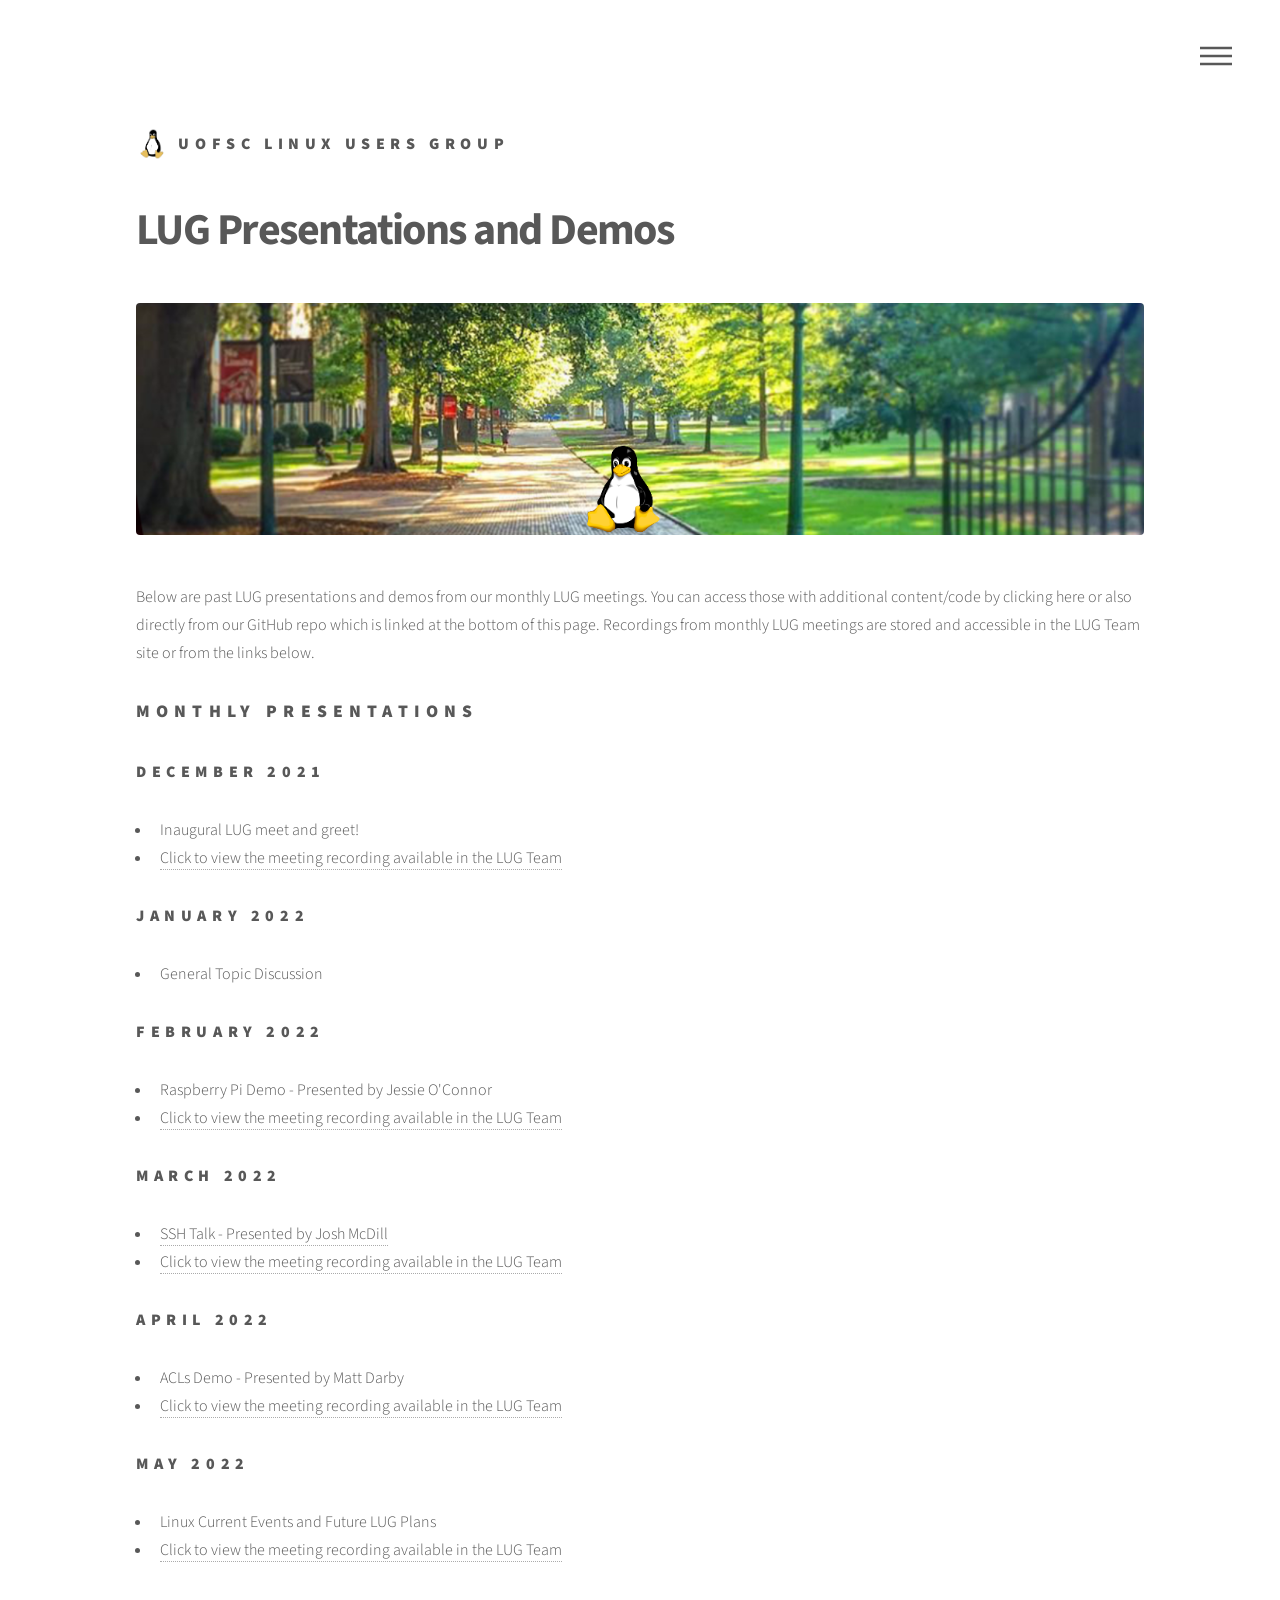
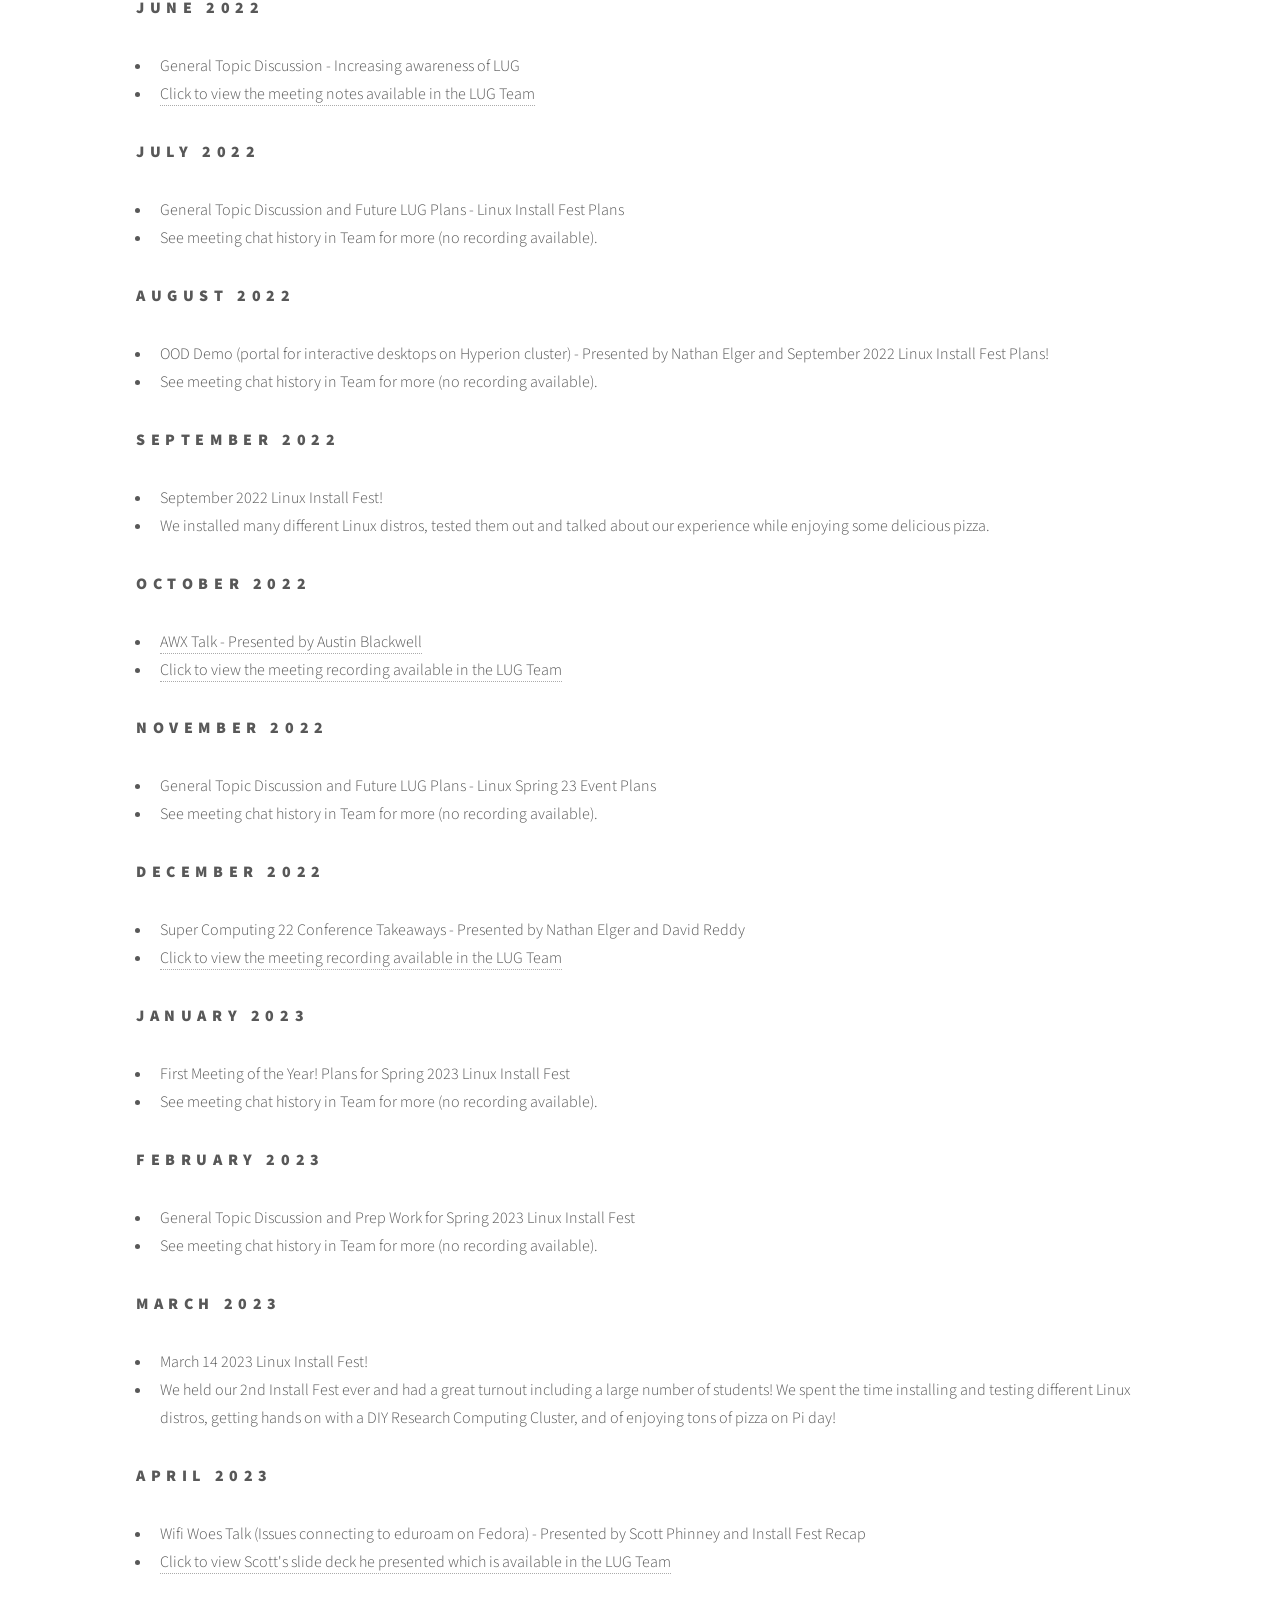
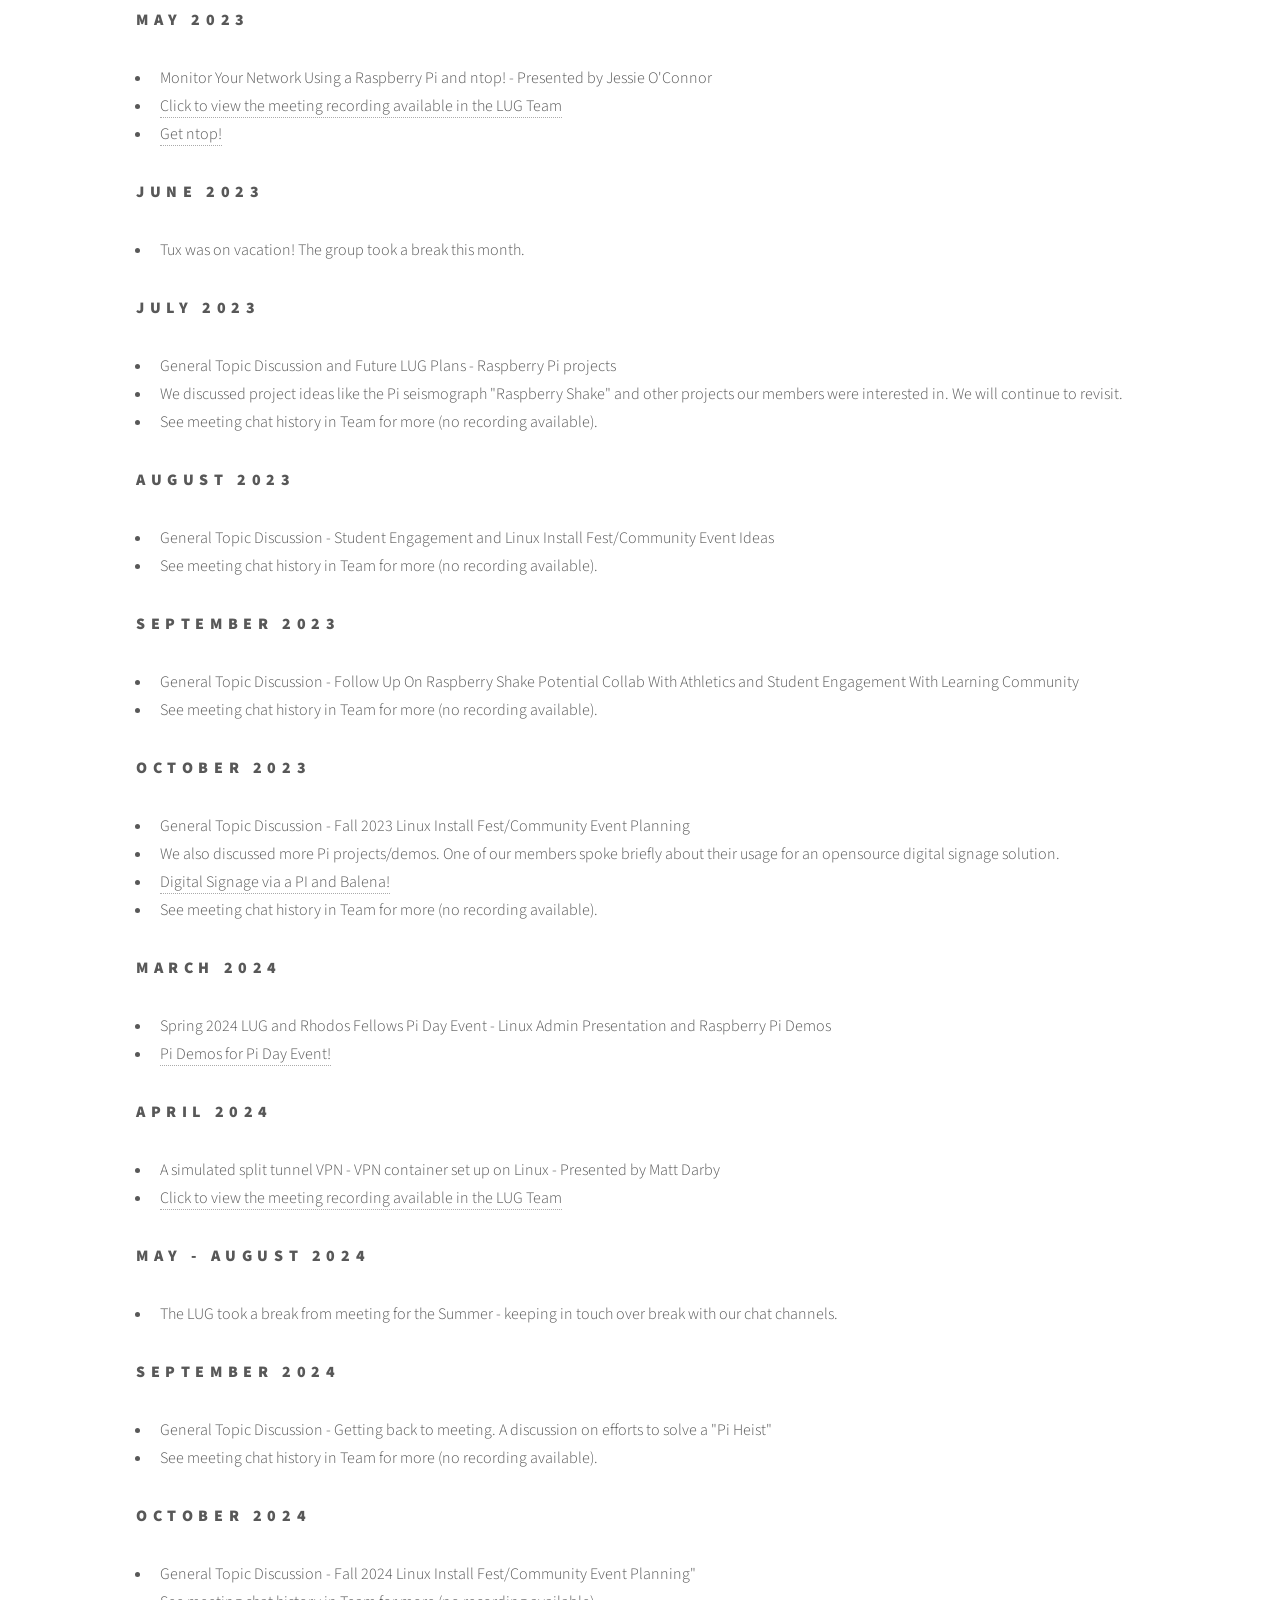
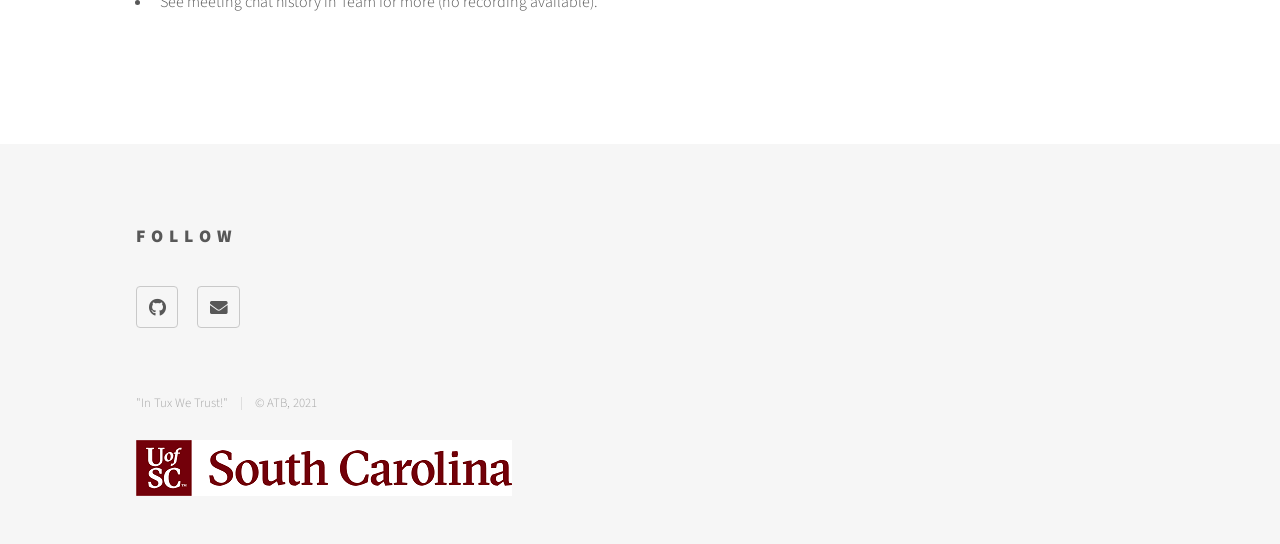
<file: lugpresentations.html>
<!DOCTYPE HTML>
<!--
        Phantom by HTML5 UP
        html5up.net | @ajlkn
        Free for personal and commercial use under the CCA 3.0 license (html5up.net/license)
-->
<html>
        <head>
                <title>LUG Presentations</title>
                <link rel="shortcut icon" href="https://upload.wikimedia.org/wikipedia/commons/thumb/2/2b/Tux-simple.svg/2000px-Tux-simple.svg.png" type="image/x-icon">
                <meta charset="utf-8" />
                <meta name="viewport" content="width=device-width, initial-scale=1, user-scalable=no" />
                <link rel="stylesheet" href="assets/css/main.css" />
                <noscript><link rel="stylesheet" href="assets/css/noscript.css" /></noscript>
        </head>
        <body class="is-preload">
                <!-- Wrapper -->
                        <div id="wrapper">

                                <!-- Header -->
                                        <header id="header">
                                                <div class="inner">

                                                        <!-- Logo -->
                                                                <a href="index.html" class="logo">
                                                                        <span class="symbol"><img src="images/linux-tux.png" alt="" /></span><span class="title">UofSC Linux Users Group</span>
                                                                </a>
														<!-- Nav -->
                                                                <nav>
                                                                        <ul>
                                                                                <li><a href="#menu">Menu</a></li>
                                                                        </ul>
                                                                </nav>
                                                </div>
                                        </header>
								
								<!-- Menu -->
                                        <nav id="menu">
                                                <h2>Menu</h2>
                                                <ul>
                                                        <li><a href="index.html">Home</a></li>
                                                        <li><a href="lugpresentations.html">LUG Presentations</a></li>
                                                       
													
                                                </ul> 
                                        </nav>
								
                                <!-- Main -->
                                        <div id="main">
                                                <div class="inner">
                                                        <h1>LUG Presentations and Demos</h1>
                                                        <span class="image main"><img src="images/banner.png" alt="" /></span>
                                                        <p>Below are past LUG presentations and demos from our monthly LUG meetings. You can access those with additional content/code by clicking here or also directly from our GitHub repo which is linked at the bottom of this page. Recordings from monthly LUG meetings are stored and accessible in the LUG Team site or from the links below. </p>
														<h2>Monthly Presentations</h2>
															<h3>December 2021</h3>
																<ul>
																<li>Inaugural LUG meet and greet!</li>
																<li><a href="https://emailsc.sharepoint.com/:v:/r/sites/COTEAM-DoIT-USC-LinuxUsersGroup/Shared%20Documents/General/Recordings/Meeting%20in%20_General_-20211206_180223-Meeting%20Recording.mp4?csf=1&web=1&e=W1t47P">Click to view the meeting recording available in the LUG Team</a></li>
																</ul>
															<h3>January 2022</h3>
																<ul>
																<li>General Topic Discussion</li>
																</ul>
															<h3>February 2022</h3>
																<ul>
																<li>Raspberry Pi Demo - Presented by Jessie O'Connor</li>
																<li><a href="https://emailsc.sharepoint.com/:v:/r/sites/COTEAM-DoIT-USC-LinuxUsersGroup/Shared%20Documents/General/Recordings/February%202022%20UofSC%20LUG%20Meeting-20220208_150407-Meeting%20Recording.mp4?csf=1&web=1&e=qYb3aE">Click to view the meeting recording available in the LUG Team</a></li>
																</ul>
															<h3>March 2022</h3>
																<ul>
																<li><a href="lugpresentations/Mar2022/sshtalk.html">SSH Talk - Presented by Josh McDill</a></li>
																<li><a href="https://emailsc.sharepoint.com/:v:/r/sites/COTEAM-DoIT-USC-LinuxUsersGroup/Shared%20Documents/General/Recordings/March%202022%20UofSC%20LUG%20Meeting-20220308_150244-Meeting%20Recording.mp4?csf=1&web=1&e=syrFTM">Click to view the meeting recording available in the LUG Team</a></li>
																</ul> 
															<h3>April 2022</h3>
																<ul>
																<li>ACLs Demo - Presented by Matt Darby</li>
																<li><a href="https://emailsc.sharepoint.com/:v:/r/sites/COTEAM-DoIT-USC-LinuxUsersGroup/Shared%20Documents/General/Recordings/April%202022%20UofSC%20LUG%20Meeting-20220412_150153-Meeting%20Recording.mp4?csf=1&web=1&e=RdghCW">Click to view the meeting recording available in the LUG Team</a></li>
																</ul>
															<h3>May 2022</h3>
																<ul>
																<li>Linux Current Events and Future LUG Plans</li>
																<li><a href="https://emailsc.sharepoint.com/:v:/r/sites/COTEAM-DoIT-USC-LinuxUsersGroup/Shared%20Documents/General/Recordings/May%202022%20UofSC%20LUG%20Meeting-20220510_150222-Meeting%20Recording.mp4?csf=1&web=1&e=mh0fmQ">Click to view the meeting recording available in the LUG Team</a></li>
																</ul>
															<h3>June 2022</h3>
																<ul>
																<li>General Topic Discussion - Increasing awareness of LUG</li>
																<li><a href="https://emailsc.sharepoint.com/:w:/r/sites/COTEAM-DoIT-USC-LinuxUsersGroup/Shared%20Documents/General/Meeting%20notes/LUG%20meeting%20notes%20--%20May%2010%202022.docx?d=w49f3011658de408b8b1325d5a16eb8de&csf=1&web=1&e=kgOnIL">Click to view the meeting notes available in the LUG Team</a></li>
																</ul>		
															<h3>July 2022</h3>
																<ul>
																<li>General Topic Discussion and Future LUG Plans - Linux Install Fest Plans</li>
																<li>See meeting chat history in Team for more (no recording available).</li>
																</ul>	
															<h3>August 2022</h3>
																<ul>
																<li>OOD Demo (portal for interactive desktops on Hyperion cluster) - Presented by Nathan Elger and September 2022 Linux Install Fest Plans!</li>
																<li>See meeting chat history in Team for more (no recording available).</li>
																</ul>	
															<h3>September 2022</h3>
																<ul>
																<li>September 2022 Linux Install Fest!</li>
																<li>We installed many different Linux distros, tested them out and talked about our experience while enjoying some delicious pizza.</li>
																</ul>	
															<h3>October 2022</h3>
																<ul>
																<li><a href="lugpresentations/Oct2022/AWXTalk.html">AWX Talk - Presented by Austin Blackwell</a></li>
																<li><a href="https://emailsc.sharepoint.com/:v:/r/sites/COTEAM-DoIT-USC-LinuxUsersGroup/Shared%20Documents/General/Recordings/October%202022%20UofSC%20LUG%20Meeting-20221018_150129-Meeting%20Recording.mp4?csf=1&web=1&e=MoML9X">Click to view the meeting recording available in the LUG Team</a></li>
																</ul>	
															<h3>November 2022</h3>
																<ul>
																<li>General Topic Discussion and Future LUG Plans - Linux Spring 23 Event Plans</li>
																<li>See meeting chat history in Team for more (no recording available).</li>
																</ul>
															<h3>December 2022</h3>
																<ul>
																<li>Super Computing 22 Conference Takeaways - Presented by Nathan Elger and David Reddy</a></li>
																<li><a href="https://emailsc.sharepoint.com/:v:/r/sites/COTEAM-DoIT-USC-LinuxUsersGroup/Shared%20Documents/General/Recordings/December%202022%20UofSC%20LUG%20Meeting-20221213_150149-Meeting%20Recording.mp4?csf=1&web=1&e=VO46uq">Click to view the meeting recording available in the LUG Team</a></li>
																</ul>
															<h3>January 2023</h3>
																<ul>
																<li>First Meeting of the Year! Plans for Spring 2023 Linux Install Fest</a></li>
																<li>See meeting chat history in Team for more (no recording available).</li>
																</ul>	
															<h3>February 2023</h3>
																<ul>

																<li>General Topic Discussion and Prep Work for Spring 2023 Linux Install Fest</a></li>
																<li>See meeting chat history in Team for more (no recording available).</li>
																</ul>	
															<h3>March 2023</h3>
																<ul>
																<li>March 14 2023 Linux Install Fest!</a></li>
																<li>We held our 2nd Install Fest ever and had a great turnout including a large number of students! We spent the time installing and testing different Linux distros, getting hands on with a DIY Research Computing Cluster, and of enjoying tons of pizza on Pi day!</li>
																</ul>
															<h3>April 2023</h3>
																<ul>
																<li>Wifi Woes Talk (Issues connecting to eduroam on Fedora) - Presented by Scott Phinney and Install Fest Recap</li>
																<li><a href="https://emailsc.sharepoint.com/:p:/r/sites/COTEAM-DoIT-USC-LinuxUsersGroup/Shared%20Documents/General/Presentations%20and%20Demos/April%202023%20-%20eduroam%20and%20RHEL9/USC_LUG_eduroam_RHEL9_2023-04-11.pptx?d=wb24a69b4304c4488b07577e4c42faa42&csf=1&web=1&e=i88oX6">Click to view Scott's slide deck he presented which is available in the LUG Team</a></li>
																</ul>
															<h3>May 2023</h3>
																<ul>
																<li>Monitor Your Network Using a Raspberry Pi and ntop! - Presented by Jessie O'Connor</li>
																<li><a href="https://emailsc.sharepoint.com/:v:/r/sites/COTEAM-DoIT-USC-LinuxUsersGroup/Shared%20Documents/General/Recordings/May%202023%20USC%20LUG%20Meeting-20230516_150329-Meeting%20Recording.mp4?csf=1&web=1&e=0TwZiY&nav=eyJyZWZlcnJhbEluZm8iOnsicmVmZXJyYWxBcHAiOiJTdHJlYW1XZWJBcHAiLCJyZWZlcnJhbFZpZXciOiJTaGFyZURpYWxvZyIsInJlZmVycmFsQXBwUGxhdGZvcm0iOiJXZWIiLCJyZWZlcnJhbE1vZGUiOiJ2aWV3In19">Click to view the meeting recording available in the LUG Team</a></li>
																<li><a href="https://www.ntop.org/products/traffic-analysis/ntop/">Get ntop!</a></li>
																</ul>
														    <h3>June 2023</h3>
																<ul>
																<li>Tux was on vacation! The group took a break this month.</li>
																</ul> 
															<h3>July 2023</h3>
																<ul>
																<li>General Topic Discussion and Future LUG Plans - Raspberry Pi projects </li>
																<li>We discussed project ideas like the Pi seismograph "Raspberry Shake" and other projects our members were interested in. We will continue to revisit.</li>
																<li>See meeting chat history in Team for more (no recording available).</li>
																</ul>
															<h3>August 2023</h3>
																<ul>
																<li>General Topic Discussion - Student Engagement and Linux Install Fest/Community Event Ideas</a></li>
																<li>See meeting chat history in Team for more (no recording available).</li>
																</ul>
															<h3>September 2023</h3>
																<ul>
																<li>General Topic Discussion - Follow Up On Raspberry Shake Potential Collab With Athletics and Student Engagement With Learning Community </a></li>
																<li>See meeting chat history in Team for more (no recording available).</li>
																</ul>
															<h3>October 2023</h3>
																<ul>
																<li>General Topic Discussion - Fall 2023 Linux Install Fest/Community Event Planning</a></li>
																<li>We also discussed more Pi projects/demos. One of our members spoke briefly about their usage for an opensource digital signage solution.</a></li>
																<li><a href="https://blog.balena.io/deploy-free-digital-signage-software-screenly-ose/">Digital Signage via a PI and Balena!</a></li>
																<li>See meeting chat history in Team for more (no recording available).</li>
																</ul>
															<h3>March 2024</h3>
																<ul>
																<li>Spring 2024 LUG and Rhodos Fellows Pi Day Event - Linux Admin Presentation and Raspberry Pi Demos</li>
																<li><a href="lugpresentations/Mar2024/pidemos.html">Pi Demos for Pi Day Event!</a></li>
																</ul>
														    <h3>April 2024</h3>
																<ul>
																<li>A simulated split tunnel VPN - VPN container set up on Linux - Presented by Matt Darby</li>
																<li><a href="https://emailsc.sharepoint.com/:v:/r/sites/COTEAM-DoIT-USC-LinuxUsersGroup/Shared%20Documents/General/Recordings/April%202024%20USC%20LUG%20Meeting-20240423_150350-Meeting%20Recording.mp4?csf=1&web=1&e=5Sd4Lp&nav=eyJyZWZlcnJhbEluZm8iOnsicmVmZXJyYWxBcHAiOiJTdHJlYW1XZWJBcHAiLCJyZWZlcnJhbFZpZXciOiJTaGFyZURpYWxvZy1MaW5rIiwicmVmZXJyYWxBcHBQbGF0Zm9ybSI6IldlYiIsInJlZmVycmFsTW9kZSI6InZpZXcifX0%3D">Click to view the meeting recording available in the LUG Team</a></li>
																</ul>
															<h3>May - August 2024</h3>
																<ul>
																<li>The LUG took a break from meeting for the Summer - keeping in touch over break with our chat channels.</li>
																</ul>
															<h3>September 2024</h3>
																<ul>
																<li>General Topic Discussion - Getting back to meeting. A discussion on efforts to solve a "Pi Heist"</li>
																<li>See meeting chat history in Team for more (no recording available).</li>
																</ul>
															<h3>October 2024</h3>
																<ul>
																<li>General Topic Discussion - Fall 2024 Linux Install Fest/Community Event Planning"</li>
																<li>See meeting chat history in Team for more (no recording available).</li>
																</ul>
                                                </div>
                                        </div>

                                <!-- Footer -->
                                        <footer id="footer">
                                                <div class="inner">
                                                        <section>
                                                                <h2>Follow</h2>
                                                                <ul class="icons">
                                                                        <li><a href="https://github.com/uofsclug" class="icon brands style2 fa-github"><span class="label">GitHub</span></a></li>
                                                                        <li><a href="mailto: CODOIT-USC-LinuxUsersGroup@mailbox.sc.edu" class="icon solid style2 fa-envelope"><span class="label">Email</span></a></li>
                                                                </ul>
                                                        </section>
                                                        <ul class="copyright">
                                                                <li>"In Tux We Trust!"</li><li>&copy; ATB, 2021</li>
                                                        </ul>
                                                        <img src="images/UofSClogo.png" alt="uofsclogo" />
                                                </div>
                                        </footer>

                        </div>

                <!-- Scripts -->
                        <script src="assets/js/jquery.min.js"></script>
                        <script src="assets/js/browser.min.js"></script>
                        <script src="assets/js/breakpoints.min.js"></script>
                        <script src="assets/js/util.js"></script>
                        <script src="assets/js/main.js"></script>

        </body>
</html>
</file>
<file: arc/assets/index-CqxcOLC_.css>
.inside-arc{background:#fff;padding:96px 0 58px;scroll-margin-top:32px}.inside-arc-heading{justify-content:space-between;align-items:end;gap:40px;margin-bottom:38px;display:flex}.inside-arc-eyebrow{color:#73000a;letter-spacing:.09em;text-transform:uppercase;margin-bottom:16px;font-size:12px;font-weight:600;display:block}.inside-arc-heading h2{letter-spacing:-.035em;margin:0;font-family:Inter Display,Inter,sans-serif;font-size:58px;font-weight:600;line-height:1}.inside-arc-heading>p{color:#666;max-width:430px;margin:0 0 3px;font-size:17px;line-height:1.55}.inside-arc-films{grid-template-columns:repeat(2,minmax(0,1fr));gap:28px;display:grid}.inside-arc-thumbnail{aspect-ratio:16/9;text-align:left;color:#fff;isolation:isolate;background:#73000a;border:0;border-radius:18px;width:100%;padding:0;display:block;position:relative;overflow:hidden}.inside-arc-thumbnail:after{content:"";z-index:1;background:linear-gradient(#0000,#000000a8);position:absolute;inset:50% 0 0}.inside-arc-promo-art{background:radial-gradient(at 35% 0,#931a20,#630109 88%);flex-direction:column;justify-content:center;align-items:center;gap:15px;padding-bottom:30px;transition:transform .4s;display:flex;position:absolute;inset:0}.inside-arc-promo-art>img{width:36%;height:auto;max-height:100px}.inside-arc-promo-art>span{letter-spacing:-.025em;font-size:clamp(15px,1.8vw,22px);font-weight:500}.inside-arc-curve{fill:none;stroke:#dfbaba;stroke-width:1px;opacity:.5;width:100%;height:60px;position:absolute;bottom:6px}.inside-arc-recording{object-fit:cover;width:100%;height:100%;transition:transform .4s}.inside-arc-watch{z-index:2;align-items:center;gap:11px;font-size:14px;font-weight:500;display:flex;position:absolute;bottom:20px;left:23px}.inside-arc-play{color:#151515;background:#fff;border-radius:50%;place-items:center;width:43px;height:43px;transition:transform .2s;display:grid}.inside-arc-play>svg{margin-left:3px}.inside-arc-duration{z-index:2;font-variant-numeric:tabular-nums;letter-spacing:.025em;font-size:12px;position:absolute;bottom:31px;right:24px}.inside-arc-thumbnail:hover .inside-arc-play{transform:scale(1.08)}.inside-arc-thumbnail:hover .inside-arc-promo-art,.inside-arc-thumbnail:hover .inside-arc-recording{transform:scale(1.025)}.inside-arc-caption{padding:22px 0 0}.inside-arc-caption h3{letter-spacing:-.03em;margin:0 0 10px;font-size:23px;font-weight:600;line-height:1.25}.inside-arc-caption p{color:#666;max-width:400px;margin:0;font-size:15px;line-height:1.55}.inside-arc-footnote{color:#777;border-top:1px solid #e9e9e9;justify-content:space-between;gap:24px;margin-top:35px;padding-top:22px;font-size:12px;line-height:1.5;display:flex}.inside-arc-footnote a{color:#353535;align-items:center;gap:7px;display:inline-flex}.inside-arc-footnote a:hover{text-decoration:underline}.inside-arc-dialog{color:#fff;background:#101214;border:none;border-radius:20px;width:min(1060px,100vw - 64px,177.78dvh - 391.116px);max-width:none;max-height:calc(100dvh - 48px);margin:auto;padding:0;overflow:auto;box-shadow:0 30px 120px #0007}.inside-arc-dialog::backdrop{-webkit-backdrop-filter:blur(7px);backdrop-filter:blur(7px);background:#080a0cc7}.inside-arc-dialog[open]{animation:.2s ease-out arc-player-in}.inside-arc-dialog[data-expanded]{border-radius:0;width:100vw;height:100dvh;max-height:none}.inside-arc-dialog[data-expanded] .inside-arc-player-shell{flex-direction:column;justify-content:center;min-height:100%;display:flex}.inside-arc-dialog[data-expanded] .inside-arc-player-media iframe{aspect-ratio:auto;height:calc(100dvh - 210px)}.inside-arc-player-shell:fullscreen{background:#101214;flex-direction:column;justify-content:center;width:100%;height:100%;display:flex}.inside-arc-player-header{justify-content:space-between;align-items:center;gap:16px;padding:24px 28px;display:flex}.inside-arc-player-header span{color:#a5a5a5;margin-bottom:8px;font-size:11px;display:block}.inside-arc-player-header h2{letter-spacing:-.025em;margin:0;font-size:20px;font-weight:500;line-height:1.3}.inside-arc-player-actions{gap:8px;display:flex}.inside-arc-player-actions button{color:#eee;background:0 0;border:1px solid #444;border-radius:50%;place-items:center;width:42px;height:42px;display:grid}.inside-arc-player-actions button:hover{background:#333}.inside-arc-player-media{background:#080808;width:100%}.inside-arc-player-media iframe{aspect-ratio:16/9;border:0;width:100%;height:auto;display:block}.inside-arc-player-media video{aspect-ratio:16/9;width:100%;max-height:65dvh;display:block}.inside-arc-player-shell:fullscreen .inside-arc-player-media iframe{aspect-ratio:auto;height:calc(100dvh - 160px)}.inside-arc-player-footer{justify-content:space-between;align-items:center;gap:24px;padding:20px 28px;display:flex}.inside-arc-player-footer p{color:#aaa;margin:0;font-size:12px;line-height:1.5}.inside-arc-player-footer>button{white-space:nowrap;color:#eee;background:0 0;border:0;justify-content:center;align-items:center;gap:7px;padding:8px 0;font-size:12px;display:flex}@keyframes arc-player-in{0%{opacity:0;transform:translateY(10px)scale(.99)}to{opacity:1;transform:none}}@media (width<=700px){.inside-arc{padding:64px 0 34px}.inside-arc>.container{width:calc(100% - 40px)}.inside-arc-heading{margin-bottom:28px;display:block}.inside-arc-heading h2{font-size:44px}.inside-arc-heading>p{max-width:300px;margin-top:19px;font-size:16px}.inside-arc-films{grid-template-columns:1fr;gap:34px}.inside-arc-caption{padding-top:18px}.inside-arc-caption h3{font-size:22px}.inside-arc-promo-art>span{font-size:17px}.inside-arc-watch{gap:9px;font-size:13px;bottom:15px;left:17px}.inside-arc-play{width:37px;height:37px}.inside-arc-duration{bottom:26px;right:18px}.inside-arc-footnote{flex-direction:column;gap:13px;margin-top:28px}.inside-arc-dialog{border-radius:15px;width:calc(100vw - 20px);max-height:calc(100dvh - 24px)}.inside-arc-player-header{align-items:start;padding:18px 16px}.inside-arc-player-header h2{max-width:205px;font-size:17px}.inside-arc-player-actions{gap:5px}.inside-arc-player-actions button{width:38px;height:38px}.inside-arc-player-footer{flex-direction:column;align-items:start;gap:10px;padding:16px}}@media (prefers-reduced-motion:reduce){.inside-arc-dialog[open]{animation:none}.inside-arc-thumbnail *{transition:none!important}}.site-footer nav{flex-wrap:wrap}.site-footer .footer-contact{color:#222;white-space:nowrap;background:#fff;border:1px solid #d9d9d9;border-radius:999px;justify-content:center;align-items:center;gap:9px;min-height:44px;padding:11px 17px;font-size:13px;font-weight:500;line-height:1.4;transition:background .18s,border-color .18s,color .18s;display:inline-flex}.site-footer .footer-contact:hover{color:#fff;background:#080808;border-color:#080808}@media (prefers-reduced-motion:reduce){.site-footer .footer-contact{transition:none}}@layer properties{@supports (((-webkit-hyphens:none)) and (not (margin-trim:inline))) or ((-moz-orient:inline) and (not (color:rgb(from red r g b)))){:root,:host{--shimmer-angle:20deg}*,:before,:after,::backdrop{--tw-translate-x:0;--tw-translate-y:0;--tw-translate-z:0;--tw-rotate-x:initial;--tw-rotate-y:initial;--tw-rotate-z:initial;--tw-skew-x:initial;--tw-skew-y:initial;--tw-scroll-snap-strictness:proximity;--tw-space-x-reverse:0;--tw-border-style:solid;--tw-leading:initial;--tw-font-weight:initial;--tw-tracking:initial;--tw-ordinal:initial;--tw-slashed-zero:initial;--tw-numeric-figure:initial;--tw-numeric-spacing:initial;--tw-numeric-fraction:initial;--tw-shadow:0 0 #0000;--tw-shadow-color:initial;--tw-shadow-alpha:100%;--tw-inset-shadow:0 0 #0000;--tw-inset-shadow-color:initial;--tw-inset-shadow-alpha:100%;--tw-ring-color:initial;--tw-ring-shadow:0 0 #0000;--tw-inset-ring-color:initial;--tw-inset-ring-shadow:0 0 #0000;--tw-ring-inset:initial;--tw-ring-offset-width:0px;--tw-ring-offset-color:#fff;--tw-ring-offset-shadow:0 0 #0000;--tw-outline-style:solid;--tw-blur:initial;--tw-brightness:initial;--tw-contrast:initial;--tw-grayscale:initial;--tw-hue-rotate:initial;--tw-invert:initial;--tw-opacity:initial;--tw-saturate:initial;--tw-sepia:initial;--tw-drop-shadow:initial;--tw-drop-shadow-color:initial;--tw-drop-shadow-alpha:100%;--tw-drop-shadow-size:initial;--tw-duration:initial;--tw-ease:initial;--tw-content:"";--tw-scale-x:1;--tw-scale-y:1;--tw-scale-z:1;--tw-backdrop-blur:initial;--tw-backdrop-brightness:initial;--tw-backdrop-contrast:initial;--tw-backdrop-grayscale:initial;--tw-backdrop-hue-rotate:initial;--tw-backdrop-invert:initial;--tw-backdrop-opacity:initial;--tw-backdrop-saturate:initial;--tw-backdrop-sepia:initial;--tw-animation-delay:0s;--tw-animation-direction:normal;--tw-animation-duration:initial;--tw-animation-fill-mode:none;--tw-animation-iteration-count:1;--tw-enter-blur:0;--tw-enter-opacity:1;--tw-enter-rotate:0;--tw-enter-scale:1;--tw-enter-translate-x:0;--tw-enter-translate-y:0;--tw-exit-blur:0;--tw-exit-opacity:1;--tw-exit-rotate:0;--tw-exit-scale:1;--tw-exit-translate-x:0;--tw-exit-translate-y:0;--scroll-fade-t:0px;--scroll-fade-b:0px;--scroll-fade-s:0px;--scroll-fade-e:0px;--scroll-fade-mask:initial;--shimmer-image:initial;--shimmer-text-fill:initial}}}@layer theme{:root,:host{--font-mono:ui-monospace, SFMono-Regular, Menlo, Monaco, Consolas, "Liberation Mono", "Courier New", monospace;--color-black:#000;--color-white:#fff;--spacing:.25rem;--container-xs:20rem;--container-sm:24rem;--text-xs:.75rem;--text-xs--line-height:calc(1 / .75);--text-sm:.875rem;--text-sm--line-height:calc(1.25 / .875);--text-base:1rem;--text-base--line-height:calc(1.5 / 1);--font-weight-normal:400;--font-weight-medium:500;--tracking-tight:-.025em;--tracking-widest:.1em;--leading-tight:1.25;--leading-snug:1.375;--leading-normal:1.5;--leading-relaxed:1.625;--radius-sm:.25rem;--radius-md:.375rem;--radius-xl:.75rem;--radius-2xl:1rem;--radius-4xl:2rem;--ease-in-out:cubic-bezier(.4, 0, .2, 1);--animate-spin:spin 1s linear infinite;--animate-pulse:pulse 2s cubic-bezier(.4, 0, .6, 1) infinite;--blur-xs:4px;--aspect-video:16 / 9;--default-transition-duration:.15s;--default-transition-timing-function:cubic-bezier(.4, 0, .2, 1);--default-font-family:Inter, Arial, sans-serif;--default-mono-font-family:var(--font-mono);--color-border:#e8e8e8}}@layer base{*,:after,:before,::backdrop{box-sizing:border-box;border:0 solid;margin:0;padding:0}::file-selector-button{box-sizing:border-box;border:0 solid;margin:0;padding:0}html,:host{-webkit-text-size-adjust:100%;tab-size:4;line-height:1.5;font-family:var(--default-font-family,ui-sans-serif, system-ui, sans-serif, "Apple Color Emoji", "Segoe UI Emoji", "Segoe UI Symbol", "Noto Color Emoji");font-feature-settings:var(--default-font-feature-settings,normal);font-variation-settings:var(--default-font-variation-settings,normal);-webkit-tap-highlight-color:transparent}hr{height:0;color:inherit;border-top-width:1px}abbr:where([title]){-webkit-text-decoration:underline dotted;text-decoration:underline dotted}h1,h2,h3,h4,h5,h6{font-size:inherit;font-weight:inherit}a{color:inherit;-webkit-text-decoration:inherit;-webkit-text-decoration:inherit;-webkit-text-decoration:inherit;-webkit-text-decoration:inherit;text-decoration:inherit}b,strong{font-weight:bolder}code,kbd,samp,pre{font-family:var(--default-mono-font-family,ui-monospace, SFMono-Regular, Menlo, Monaco, Consolas, "Liberation Mono", "Courier New", monospace);font-feature-settings:var(--default-mono-font-feature-settings,normal);font-variation-settings:var(--default-mono-font-variation-settings,normal);font-size:1em}small{font-size:80%}sub,sup{vertical-align:baseline;font-size:75%;line-height:0;position:relative}sub{bottom:-.25em}sup{top:-.5em}table{text-indent:0;border-color:inherit;border-collapse:collapse}:-moz-focusring{outline:auto}progress{vertical-align:baseline}summary{display:list-item}ol,ul,menu{list-style:none}img,svg,video,canvas,audio,iframe,embed,object{vertical-align:middle;display:block}img,video{max-width:100%;height:auto}button,input,select,optgroup,textarea{font:inherit;font-feature-settings:inherit;font-variation-settings:inherit;letter-spacing:inherit;color:inherit;opacity:1;background-color:#0000;border-radius:0}::file-selector-button{font:inherit;font-feature-settings:inherit;font-variation-settings:inherit;letter-spacing:inherit;color:inherit;opacity:1;background-color:#0000;border-radius:0}:where(select:is([multiple],[size])) optgroup{font-weight:bolder}:where(select:is([multiple],[size])) optgroup option{padding-inline-start:20px}::file-selector-button{margin-inline-end:4px}::placeholder{opacity:1}@supports (not ((-webkit-appearance:-apple-pay-button))) or (contain-intrinsic-size:1px){::placeholder{color:currentColor}@supports (color:color-mix(in lab, red, red)){::placeholder{color:color-mix(in oklab, currentcolor 50%, transparent)}}}textarea{resize:vertical}::-webkit-search-decoration{-webkit-appearance:none}::-webkit-date-and-time-value{min-height:1lh;text-align:inherit}::-webkit-datetime-edit{display:inline-flex}::-webkit-datetime-edit-fields-wrapper{padding:0}::-webkit-datetime-edit{padding-block:0}::-webkit-datetime-edit-year-field{padding-block:0}::-webkit-datetime-edit-month-field{padding-block:0}::-webkit-datetime-edit-day-field{padding-block:0}::-webkit-datetime-edit-hour-field{padding-block:0}::-webkit-datetime-edit-minute-field{padding-block:0}::-webkit-datetime-edit-second-field{padding-block:0}::-webkit-datetime-edit-millisecond-field{padding-block:0}::-webkit-datetime-edit-meridiem-field{padding-block:0}::-webkit-calendar-picker-indicator{line-height:1}:-moz-ui-invalid{box-shadow:none}button,input:where([type=button],[type=reset],[type=submit]){appearance:button}::file-selector-button{appearance:button}::-webkit-inner-spin-button{height:auto}::-webkit-outer-spin-button{height:auto}[hidden]:where(:not([hidden=until-found])){display:none!important}.student-demo-panel[hidden]{display:flex!important}}@layer components;@layer utilities{.\@container\/card-header{container:card-header/inline-size}.\@container\/field-group{container:field-group/inline-size}.pointer-events-auto{pointer-events:auto}.pointer-events-none{pointer-events:none}.\!visible{visibility:visible!important}.invisible{visibility:hidden}.visible{visibility:visible}.sr-only{clip-path:inset(50%);white-space:nowrap;border-width:0;width:1px;height:1px;margin:-1px;padding:0;position:absolute;overflow:hidden}.absolute{position:absolute}.fixed{position:fixed}.relative{position:relative}.static{position:static}.inset-0{inset:calc(var(--spacing) * 0)}.inset-x-0{inset-inline:calc(var(--spacing) * 0)}.inset-x-4{inset-inline:calc(var(--spacing) * 4)}.inset-y-0{inset-block:calc(var(--spacing) * 0)}.inset-s-1\/2{inset-inline-start:50%}.start{inset-inline-start:var(--spacing)}.end{inset-inline-end:var(--spacing)}.-top-12{top:calc(var(--spacing) * -12)}.top-0{top:calc(var(--spacing) * 0)}.top-1\.5{top:calc(var(--spacing) * 1.5)}.top-1\/2{top:50%}.top-1\/3{top:33.3333%}.top-2{top:calc(var(--spacing) * 2)}.top-3{top:calc(var(--spacing) * 3)}.top-3\.5{top:calc(var(--spacing) * 3.5)}.top-\[60\%\]{top:60%}.top-full{top:100%}.top-px{top:1px}.-right-12{right:calc(var(--spacing) * -12)}.right-0{right:calc(var(--spacing) * 0)}.right-1{right:calc(var(--spacing) * 1)}.right-2{right:calc(var(--spacing) * 2)}.right-2\.5{right:calc(var(--spacing) * 2.5)}.right-3{right:calc(var(--spacing) * 3)}.-bottom-12{bottom:calc(var(--spacing) * -12)}.bottom-0{bottom:calc(var(--spacing) * 0)}.bottom-4{bottom:calc(var(--spacing) * 4)}.-left-12{left:calc(var(--spacing) * -12)}.left-1\.5{left:calc(var(--spacing) * 1.5)}.left-1\/2{left:50%}.left-3{left:calc(var(--spacing) * 3)}.isolate{isolation:isolate}.z-0{z-index:0}.z-1{z-index:1}.z-10{z-index:10}.z-20{z-index:20}.z-50{z-index:50}.z-\[calc\(1000-var\(--toast-index\)\)\]{z-index:calc(1000 - var(--toast-index))}.order-first{order:-9999}.order-last{order:9999}.col-start-2{grid-column-start:2}.row-span-2{grid-row:span 2/span 2}.row-start-1{grid-row-start:1}.container{width:100%}@media (width>=40rem){.container{max-width:40rem}}@media (width>=48rem){.container{max-width:48rem}}@media (width>=64rem){.container{max-width:64rem}}@media (width>=80rem){.container{max-width:80rem}}@media (width>=96rem){.container{max-width:96rem}}.m-\(--drawer-inset\,0px\){margin:var(--drawer-inset,0px)}.-mx-1{margin-inline:calc(var(--spacing) * -1)}.-mx-4{margin-inline:calc(var(--spacing) * -4)}.mx-2{margin-inline:calc(var(--spacing) * 2)}.mx-3\.5{margin-inline:calc(var(--spacing) * 3.5)}.mx-auto{margin-inline:auto}.-my-2{margin-block:calc(var(--spacing) * -2)}.my-0\.5{margin-block:calc(var(--spacing) * .5)}.my-1{margin-block:calc(var(--spacing) * 1)}.my-2{margin-block:calc(var(--spacing) * 2)}.my-auto{margin-block:auto}.-mt-4{margin-top:calc(var(--spacing) * -4)}.mt-0\.5{margin-top:calc(var(--spacing) * .5)}.mt-2{margin-top:calc(var(--spacing) * 2)}.mt-4{margin-top:calc(var(--spacing) * 4)}.mt-auto{margin-top:auto}.-mb-4{margin-bottom:calc(var(--spacing) * -4)}.mb-1\.5{margin-bottom:calc(var(--spacing) * 1.5)}.mb-2{margin-bottom:calc(var(--spacing) * 2)}.-ml-1{margin-left:calc(var(--spacing) * -1)}.-ml-4{margin-left:calc(var(--spacing) * -4)}.ml-1{margin-left:calc(var(--spacing) * 1)}.ml-4{margin-left:calc(var(--spacing) * 4)}.ml-auto{margin-left:auto}.line-clamp-1{-webkit-line-clamp:1;-webkit-box-orient:vertical;display:-webkit-box;overflow:hidden}.line-clamp-2{-webkit-line-clamp:2;-webkit-box-orient:vertical;display:-webkit-box;overflow:hidden}.no-scrollbar{-ms-overflow-style:none;scrollbar-width:none}.no-scrollbar::-webkit-scrollbar{display:none}.block{display:block}.contents{display:contents}.flex{display:flex}.grid{display:grid}.hidden{display:none}.inline{display:inline}.inline-flex{display:inline-flex}.table{display:table}.table-caption{display:table-caption}.table-cell{display:table-cell}.table-row{display:table-row}.field-sizing-content{field-sizing:content}.aspect-\(--ratio\){aspect-ratio:var(--ratio)}.aspect-square{aspect-ratio:1}.aspect-video{aspect-ratio:var(--aspect-video)}.size-\(--cell-size\){width:var(--cell-size);height:var(--cell-size)}.size-2{width:calc(var(--spacing) * 2);height:calc(var(--spacing) * 2)}.size-2\.5{width:calc(var(--spacing) * 2.5);height:calc(var(--spacing) * 2.5)}.size-3{width:calc(var(--spacing) * 3);height:calc(var(--spacing) * 3)}.size-4{width:calc(var(--spacing) * 4);height:calc(var(--spacing) * 4)}.size-5{width:calc(var(--spacing) * 5);height:calc(var(--spacing) * 5)}.size-6{width:calc(var(--spacing) * 6);height:calc(var(--spacing) * 6)}.size-7{width:calc(var(--spacing) * 7);height:calc(var(--spacing) * 7)}.size-8{width:calc(var(--spacing) * 8);height:calc(var(--spacing) * 8)}.size-9{width:calc(var(--spacing) * 9);height:calc(var(--spacing) * 9)}.size-10{width:calc(var(--spacing) * 10);height:calc(var(--spacing) * 10)}.size-auto{width:auto;height:auto}.size-full{width:100%;height:100%}.h-\(--accordion-panel-height\){height:var(--accordion-panel-height)}.h-\(--cell-size\){height:var(--cell-size)}.h-\(--drawer-content-height\){height:var(--drawer-content-height)}.h-\(--height\){height:var(--height)}.h-\(--popup-height\){height:var(--popup-height)}.h-\(--positioner-height\){height:var(--positioner-height)}.h-1{height:calc(var(--spacing) * 1)}.h-1\.5{height:calc(var(--spacing) * 1.5)}.h-2{height:calc(var(--spacing) * 2)}.h-2\.5{height:calc(var(--spacing) * 2.5)}.h-4{height:calc(var(--spacing) * 4)}.h-5{height:calc(var(--spacing) * 5)}.h-6{height:calc(var(--spacing) * 6)}.h-7{height:calc(var(--spacing) * 7)}.h-8{height:calc(var(--spacing) * 8)}.h-8\!{height:calc(var(--spacing) * 8)!important}.h-9{height:calc(var(--spacing) * 9)}.h-10{height:calc(var(--spacing) * 10)}.h-12{height:calc(var(--spacing) * 12)}.h-\[calc\(--spacing\(5\.25\)\)\]{height:calc(calc(var(--spacing) * 5.25))}.h-\[calc\(100\%-1px\)\]{height:calc(100% - 1px)}.h-auto{height:auto}.h-full{height:100%}.h-max{height:max-content}.h-px{height:1px}.h-svh{height:100svh}.max-h-\(--available-height\){max-height:var(--available-height)}.max-h-\(--drawer-content-max-height\,none\){max-height:var(--drawer-content-max-height,none)}.max-h-72{max-height:calc(var(--spacing) * 72)}.max-h-\[min\(calc\(--spacing\(72\)---spacing\(9\)\)\,calc\(var\(--available-height\)---spacing\(9\)\)\)\]{max-height:min(calc(calc(var(--spacing) * 72) - calc(var(--spacing) * 9)), calc(var(--available-height) - calc(var(--spacing) * 9)))}.min-h-0{min-height:calc(var(--spacing) * 0)}.min-h-4{min-height:calc(var(--spacing) * 4)}.min-h-8{min-height:calc(var(--spacing) * 8)}.min-h-16{min-height:calc(var(--spacing) * 16)}.min-h-dvh{min-height:100dvh}.min-h-full{min-height:100%}.min-h-svh{min-height:100svh}.w-\(--anchor-width\){width:var(--anchor-width)}.w-\(--cell-size\){width:var(--cell-size)}.w-\(--drawer-content-width\,auto\){width:var(--drawer-content-width,auto)}.w-\(--popup-width\){width:var(--popup-width)}.w-\(--positioner-width\){width:var(--positioner-width)}.w-\(--sidebar-width\){width:var(--sidebar-width)}.w-0{width:calc(var(--spacing) * 0)}.w-1{width:calc(var(--spacing) * 1)}.w-2{width:calc(var(--spacing) * 2)}.w-2\.5{width:calc(var(--spacing) * 2.5)}.w-4{width:calc(var(--spacing) * 4)}.w-5{width:calc(var(--spacing) * 5)}.w-10{width:calc(var(--spacing) * 10)}.w-24{width:calc(var(--spacing) * 24)}.w-64{width:calc(var(--spacing) * 64)}.w-72{width:calc(var(--spacing) * 72)}.w-auto{width:auto}.w-fit{width:fit-content}.w-full{width:100%}.w-max{width:max-content}.w-px{width:1px}.max-w-\(--available-width\){max-width:var(--available-width)}.max-w-\(--skeleton-width\){max-width:var(--skeleton-width)}.max-w-\[80\%\]{max-width:80%}.max-w-\[calc\(100\%-2rem\)\]{max-width:calc(100% - 2rem)}.max-w-full{max-width:100%}.max-w-max{max-width:max-content}.max-w-sm{max-width:var(--container-sm)}.max-w-xs{max-width:var(--container-xs)}.min-w-\(--cell-size\){min-width:var(--cell-size)}.min-w-0{min-width:calc(var(--spacing) * 0)}.min-w-5{min-width:calc(var(--spacing) * 5)}.min-w-7{min-width:calc(var(--spacing) * 7)}.min-w-8{min-width:calc(var(--spacing) * 8)}.min-w-9{min-width:calc(var(--spacing) * 9)}.min-w-16{min-width:calc(var(--spacing) * 16)}.min-w-32{min-width:calc(var(--spacing) * 32)}.min-w-36{min-width:calc(var(--spacing) * 36)}.min-w-40{min-width:calc(var(--spacing) * 40)}.min-w-\[96px\]{min-width:96px}.min-w-\[calc\(var\(--anchor-width\)\+--spacing\(7\)\)\]{min-width:calc(var(--anchor-width) + calc(var(--spacing) * 7))}.flex-1{flex:1}.shrink-0{flex-shrink:0}.grow{flex-grow:1}.grow-0{flex-grow:0}.basis-full{flex-basis:100%}.caption-bottom{caption-side:bottom}.border-collapse{border-collapse:collapse}.origin-\(--transform-origin\){transform-origin:var(--transform-origin)}.origin-bottom{transform-origin:bottom}.-translate-x-1\/2{--tw-translate-x:calc(calc(1 / 2 * 100%) * -1);translate:var(--tw-translate-x) var(--tw-translate-y)}.-translate-x-px{--tw-translate-x:-1px;translate:var(--tw-translate-x) var(--tw-translate-y)}.translate-x-px{--tw-translate-x:1px;translate:var(--tw-translate-x) var(--tw-translate-y)}.-translate-y-1\/2{--tw-translate-y:calc(calc(1 / 2 * 100%) * -1);translate:var(--tw-translate-x) var(--tw-translate-y)}.-translate-y-3\/4{--tw-translate-y:calc(calc(3 / 4 * 100%) * -1);translate:var(--tw-translate-x) var(--tw-translate-y)}.translate-y-0{--tw-translate-y:calc(var(--spacing) * 0);translate:var(--tw-translate-x) var(--tw-translate-y)}.translate-y-3\/4{--tw-translate-y:calc(3 / 4 * 100%);translate:var(--tw-translate-x) var(--tw-translate-y)}.translate-y-\[calc\(-50\%-2px\)\]{--tw-translate-y:calc(-50% - 2px);translate:var(--tw-translate-x) var(--tw-translate-y)}.rotate-45{rotate:45deg}.rotate-90{rotate:90deg}.\[transform\:translateX\(var\(--toast-swipe-movement-x\)\)_translateY\(calc\(var\(--toast-swipe-movement-y\)-\(var\(--toast-index\)\*var\(--peek\)\)-\(var\(--shrink\)\*var\(--height\)\)\)\)_scale\(var\(--scale\)\)\]{transform:translateX(var(--toast-swipe-movement-x)) translateY(calc(var(--toast-swipe-movement-y) - (var(--toast-index) * var(--peek)) - (var(--shrink) * var(--height)))) scale(var(--scale))}.transform{transform:var(--tw-rotate-x,) var(--tw-rotate-y,) var(--tw-rotate-z,) var(--tw-skew-x,) var(--tw-skew-y,)}.transform-\[translate3d\(var\(--translate-x\,0px\)\,var\(--translate-y\,0px\)\,0\)_scale\(var\(--stack-scale\)\)\]{transform:translate3d(var(--translate-x,0px),var(--translate-y,0px),0) scale(var(--stack-scale))}.scroll-fade-x{--_scroll-fade-size-s:var(--scroll-fade-s-size,var(--scroll-fade-size,min(12%, calc(var(--spacing) * 10))));--_scroll-fade-size-e:var(--scroll-fade-e-size,var(--scroll-fade-size,min(12%, calc(var(--spacing) * 10))));--scroll-fade-inline:linear-gradient(to right, transparent 0, #000 var(--scroll-fade-s,0px), #000 calc(100% - var(--scroll-fade-e,0px)), transparent 100%)}.scroll-fade-x:where([dir=rtl],[dir=rtl] *){--scroll-fade-inline:linear-gradient(to left, transparent 0, #000 var(--scroll-fade-s,0px), #000 calc(100% - var(--scroll-fade-e,0px)), transparent 100%)}.scroll-fade-x{-webkit-mask-image:var(--scroll-fade-mask,var(--scroll-fade-inline));-webkit-mask-image:var(--scroll-fade-mask,var(--scroll-fade-inline));-webkit-mask-image:var(--scroll-fade-mask,var(--scroll-fade-inline));-webkit-mask-image:var(--scroll-fade-mask,var(--scroll-fade-inline));mask-image:var(--scroll-fade-mask,var(--scroll-fade-inline));-webkit-mask-composite:source-in;-webkit-mask-composite:source-in;-webkit-mask-composite:source-in;-webkit-mask-repeat:no-repeat;mask-repeat:no-repeat;-webkit-mask-composite:source-in;mask-composite:intersect}@supports (animation-timeline:scroll()){.scroll-fade-x{animation:1ms ease-in-out scroll-fade-reveal-s,1ms ease-in-out scroll-fade-reveal-e;animation-timeline:scroll(self inline),scroll(self inline);animation-range:0 var(--scroll-fade-reveal,calc(var(--spacing) * 24)), calc(100% - var(--scroll-fade-reveal,calc(var(--spacing) * 24))) 100%;animation-fill-mode:both}}@supports not (animation-timeline:scroll()){.scroll-fade-x{--scroll-fade-s:var(--_scroll-fade-size-s);--scroll-fade-e:var(--_scroll-fade-size-e)}}.scroll-fade-b{--_scroll-fade-size-b:var(--scroll-fade-b-size,var(--scroll-fade-size,min(12%, calc(var(--spacing) * 10))));--scroll-fade-mask:linear-gradient(to bottom, #000 0, #000 calc(100% - var(--scroll-fade-b,0px)), transparent 100%);-webkit-mask-image:var(--scroll-fade-mask);-webkit-mask-image:var(--scroll-fade-mask);-webkit-mask-image:var(--scroll-fade-mask);-webkit-mask-image:var(--scroll-fade-mask);mask-image:var(--scroll-fade-mask);-webkit-mask-composite:source-in;-webkit-mask-composite:source-in;-webkit-mask-composite:source-in;-webkit-mask-repeat:no-repeat;mask-repeat:no-repeat;-webkit-mask-composite:source-in;mask-composite:intersect}@supports (animation-timeline:scroll()){.scroll-fade-b{animation:1ms ease-in-out scroll-fade-reveal-b;animation-timeline:scroll(self y);animation-range:calc(100% - var(--scroll-fade-reveal,calc(var(--spacing) * 24))) 100%;animation-fill-mode:both}}@supports not (animation-timeline:scroll()){.scroll-fade-b{--scroll-fade-b:var(--_scroll-fade-size-b)}}.animate-caret-blink{animation:1.25s ease-out infinite caret-blink}.animate-pulse{animation:var(--animate-pulse)}.animate-spin{animation:var(--animate-spin)}.cursor-default{cursor:default}.cursor-grab{cursor:grab}.cursor-text{cursor:text}.touch-manipulation{touch-action:manipulation}.touch-none{touch-action:none}.resize{resize:both}.resize-none{resize:none}.snap-x{scroll-snap-type:x var(--tw-scroll-snap-strictness)}.snap-mandatory{--tw-scroll-snap-strictness:mandatory}.scroll-my-1{scroll-margin-block:calc(var(--spacing) * 1)}.scroll-px-1{scroll-padding-inline:calc(var(--spacing) * 1)}.scroll-py-1{scroll-padding-block:calc(var(--spacing) * 1)}.list-disc{list-style-type:disc}.list-none{list-style-type:none}.appearance-none{appearance:none}.auto-rows-min{grid-auto-rows:min-content}.grid-rows-\[auto_1fr\]{grid-template-rows:auto 1fr}.flex-col{flex-direction:column}.flex-col-reverse{flex-direction:column-reverse}.flex-row{flex-direction:row}.flex-wrap{flex-wrap:wrap}.place-content-center{place-content:center}.place-items-center{place-items:center}.items-center{align-items:center}.items-end{align-items:flex-end}.items-start{align-items:flex-start}.items-stretch{align-items:stretch}.justify-between{justify-content:space-between}.justify-center{justify-content:center}.justify-start{justify-content:flex-start}.gap-\(--card-spacing\){gap:var(--card-spacing)}.gap-0{gap:calc(var(--spacing) * 0)}.gap-0\.5{gap:calc(var(--spacing) * .5)}.gap-1{gap:calc(var(--spacing) * 1)}.gap-1\.5{gap:calc(var(--spacing) * 1.5)}.gap-2{gap:calc(var(--spacing) * 2)}.gap-2\.5{gap:calc(var(--spacing) * 2.5)}.gap-3{gap:calc(var(--spacing) * 3)}.gap-4{gap:calc(var(--spacing) * 4)}.gap-5{gap:calc(var(--spacing) * 5)}.gap-6{gap:calc(var(--spacing) * 6)}.gap-\[--spacing\(var\(--gap\)\)\]{gap:calc(var(--spacing) * var(--gap))}:where(.-space-x-2>:not(:last-child)){--tw-space-x-reverse:0;margin-inline-start:calc(calc(var(--spacing) * -2) * var(--tw-space-x-reverse));margin-inline-end:calc(calc(var(--spacing) * -2) * calc(1 - var(--tw-space-x-reverse)))}.self-end{align-self:flex-end}.self-start{align-self:flex-start}.self-stretch{align-self:stretch}.justify-self-end{justify-self:flex-end}.truncate{text-overflow:ellipsis;white-space:nowrap;overflow:hidden}.overflow-auto{overflow:auto}.overflow-hidden{overflow:hidden}.overflow-x-auto{overflow-x:auto}.overflow-x-hidden{overflow-x:hidden}.overflow-y-auto{overflow-y:auto}.overscroll-contain{overscroll-behavior:contain}.overscroll-x-contain{overscroll-behavior-x:contain}.rounded-\(--cell-radius\){border-radius:var(--cell-radius)}.rounded-2xl{border-radius:var(--radius-2xl)}.rounded-4xl{border-radius:var(--radius-4xl)}.rounded-\[2px\]{border-radius:2px}.rounded-\[4px\]{border-radius:4px}.rounded-\[calc\(var\(--radius\)-3px\)\]{border-radius:calc(var(--radius) - 3px)}.rounded-\[inherit\]{border-radius:inherit}.rounded-\[min\(var\(--radius-md\)\,10px\)\]{border-radius:min(var(--radius-md), 10px)}.rounded-\[min\(var\(--radius-md\)\,12px\)\]{border-radius:min(var(--radius-md), 12px)}.rounded-full{border-radius:2147483647px}.rounded-lg{border-radius:12px}.rounded-lg\!{border-radius:12px!important}.rounded-md{border-radius:var(--radius-md)}.rounded-none{border-radius:0}.rounded-sm{border-radius:var(--radius-sm)}.rounded-xl{border-radius:var(--radius-xl)}.rounded-xl\!{border-radius:var(--radius-xl)!important}.rounded-t-xl{border-top-left-radius:var(--radius-xl);border-top-right-radius:var(--radius-xl)}.rounded-l-\(--cell-radius\){border-top-left-radius:var(--cell-radius);border-bottom-left-radius:var(--cell-radius)}.rounded-tl-sm{border-top-left-radius:var(--radius-sm)}.rounded-r-\(--cell-radius\){border-top-right-radius:var(--cell-radius);border-bottom-right-radius:var(--cell-radius)}.rounded-b-xl{border-bottom-right-radius:var(--radius-xl);border-bottom-left-radius:var(--radius-xl)}.border{border-style:var(--tw-border-style);border-width:1px}.border-0{border-style:var(--tw-border-style);border-width:0}.border-\[1\.5px\]{border-style:var(--tw-border-style);border-width:1.5px}.border-y{border-block-style:var(--tw-border-style);border-block-width:1px}.border-t{border-top-style:var(--tw-border-style);border-top-width:1px}.border-r{border-right-style:var(--tw-border-style);border-right-width:1px}.border-b{border-bottom-style:var(--tw-border-style);border-bottom-width:1px}.border-l{border-left-style:var(--tw-border-style);border-left-width:1px}.border-dashed{--tw-border-style:dashed;border-style:dashed}.border-none{--tw-border-style:none;border-style:none}.border-\(--color-border\){border-color:var(--color-border)}.border-border{border-color:#e8e8e8}.border-border\/50{border-color:oklab(93.0999% 0 5.96046e-8/.5)}.border-ring{border-color:#73000a}.border-transparent{border-color:#0000}.bg-\(--color-bg\){background-color:var(--color-bg)}.bg-\[Canvas\]{background-color:canvas}.bg-background{background-color:var(--background)}.bg-black\/10{background-color:#0000001a}@supports (color:color-mix(in lab, red, red)){.bg-black\/10{background-color:color-mix(in oklab, var(--color-black) 10%, transparent)}}.bg-border{background-color:#e8e8e8}.bg-foreground{background-color:var(--foreground)}.bg-muted{background-color:#f5f5f5}.bg-muted\/50{background-color:oklab(97.0151% 2.98023e-8 0/.5)}.bg-primary{background-color:#73000a}.bg-primary-foreground{background-color:#fff}.bg-transparent{background-color:#0000}.bg-white{background-color:var(--color-white)}.bg-clip-padding{background-clip:padding-box}.fill-foreground{fill:var(--foreground)}.object-cover{object-fit:cover}.p-\(--card-spacing\){padding:var(--card-spacing)}.p-0{padding:calc(var(--spacing) * 0)}.p-1{padding:calc(var(--spacing) * 1)}.p-2{padding:calc(var(--spacing) * 2)}.p-2\.5{padding:calc(var(--spacing) * 2.5)}.p-4{padding:calc(var(--spacing) * 4)}.p-6{padding:calc(var(--spacing) * 6)}.p-\[3px\]{padding:3px}.p-px{padding:1px}.px-\(--card-spacing\){padding-inline:var(--card-spacing)}.px-\(--cell-size\){padding-inline:var(--cell-size)}.px-1{padding-inline:calc(var(--spacing) * 1)}.px-1\.5{padding-inline:calc(var(--spacing) * 1.5)}.px-2{padding-inline:calc(var(--spacing) * 2)}.px-2\.5{padding-inline:calc(var(--spacing) * 2.5)}.px-3{padding-inline:calc(var(--spacing) * 3)}.py-\(--card-spacing\){padding-block:var(--card-spacing)}.py-0\.5{padding-block:calc(var(--spacing) * .5)}.py-1{padding-block:calc(var(--spacing) * 1)}.py-1\.5{padding-block:calc(var(--spacing) * 1.5)}.py-2{padding-block:calc(var(--spacing) * 2)}.py-2\.5{padding-block:calc(var(--spacing) * 2.5)}.py-6{padding-block:calc(var(--spacing) * 6)}.py-\[2px\]{padding-block:2px}.pt-0{padding-top:calc(var(--spacing) * 0)}.pt-2{padding-top:calc(var(--spacing) * 2)}.pt-3{padding-top:calc(var(--spacing) * 3)}.pt-4{padding-top:calc(var(--spacing) * 4)}.pr-1\.5{padding-right:calc(var(--spacing) * 1.5)}.pr-1\.5\!{padding-right:calc(var(--spacing) * 1.5)!important}.pr-2{padding-right:calc(var(--spacing) * 2)}.pr-8{padding-right:calc(var(--spacing) * 8)}.pb-0{padding-bottom:calc(var(--spacing) * 0)}.pb-2{padding-bottom:calc(var(--spacing) * 2)}.pb-2\.5{padding-bottom:calc(var(--spacing) * 2.5)}.pb-3{padding-bottom:calc(var(--spacing) * 3)}.pl-1\.5{padding-left:calc(var(--spacing) * 1.5)}.pl-1\.5\!{padding-left:calc(var(--spacing) * 1.5)!important}.pl-2{padding-left:calc(var(--spacing) * 2)}.pl-2\.5{padding-left:calc(var(--spacing) * 2.5)}.pl-4{padding-left:calc(var(--spacing) * 4)}.pl-7{padding-left:calc(var(--spacing) * 7)}.text-center{text-align:center}.text-left{text-align:left}.align-middle{vertical-align:middle}.font-mono{font-family:var(--font-mono)}.font-sans{font-family:Inter,Arial,sans-serif}.text-base{font-size:var(--text-base);line-height:var(--tw-leading,var(--text-base--line-height))}.text-sm{font-size:var(--text-sm);line-height:var(--tw-leading,var(--text-sm--line-height))}.text-sm\/relaxed{font-size:var(--text-sm);line-height:var(--leading-relaxed)}.text-xs{font-size:var(--text-xs);line-height:var(--tw-leading,var(--text-xs--line-height))}.text-\[0\.8rem\]{font-size:.8rem}.leading-none{--tw-leading:1;line-height:1}.leading-normal{--tw-leading:var(--leading-normal);line-height:var(--leading-normal)}.leading-relaxed{--tw-leading:var(--leading-relaxed);line-height:var(--leading-relaxed)}.leading-snug{--tw-leading:var(--leading-snug);line-height:var(--leading-snug)}.leading-tight{--tw-leading:var(--leading-tight);line-height:var(--leading-tight)}.font-medium{--tw-font-weight:var(--font-weight-medium);font-weight:var(--font-weight-medium)}.font-normal{--tw-font-weight:var(--font-weight-normal);font-weight:var(--font-weight-normal)}.tracking-tight{--tw-tracking:var(--tracking-tight);letter-spacing:var(--tracking-tight)}.tracking-widest{--tw-tracking:var(--tracking-widest);letter-spacing:var(--tracking-widest)}.text-balance{text-wrap:balance}.wrap-break-word{overflow-wrap:break-word}.whitespace-nowrap{white-space:nowrap}.text-\[CanvasText\]{color:canvastext}.text-background{color:var(--background)}.text-current{color:currentColor}.text-foreground,.text-foreground\/60{color:var(--foreground)}@supports (color:color-mix(in lab, red, red)){.text-foreground\/60{color:color-mix(in oklab, var(--foreground) 60%, transparent)}}.text-muted-foreground{color:#666}.text-primary{color:#73000a}.text-primary-foreground{color:#fff}.tabular-nums{--tw-numeric-spacing:tabular-nums;font-variant-numeric:var(--tw-ordinal,) var(--tw-slashed-zero,) var(--tw-numeric-figure,) var(--tw-numeric-spacing,) var(--tw-numeric-fraction,)}.underline-offset-4{text-underline-offset:4px}.antialiased{-webkit-font-smoothing:antialiased;-moz-osx-font-smoothing:grayscale}.opacity-0{opacity:0}.opacity-50{opacity:.5}.opacity-60{opacity:.6}.opacity-\[max\(var\(--drawer-overlay-min-opacity\,0\)\,calc\(1-var\(--drawer-swipe-progress\)\)\)\]{opacity:max(var(--drawer-overlay-min-opacity,0), calc(1 - var(--drawer-swipe-progress)))}.bg-blend-color{background-blend-mode:color}.shadow{--tw-shadow:0 1px 3px 0 var(--tw-shadow-color,#0000001a), 0 1px 2px -1px var(--tw-shadow-color,#0000001a);box-shadow:var(--tw-inset-shadow), var(--tw-inset-ring-shadow), var(--tw-ring-offset-shadow), var(--tw-ring-shadow), var(--tw-shadow)}.shadow-\[0_0_0_1px_var\(--sidebar-border\)\]{--tw-shadow:0 0 0 1px var(--tw-shadow-color,var(--sidebar-border));box-shadow:var(--tw-inset-shadow), var(--tw-inset-ring-shadow), var(--tw-ring-offset-shadow), var(--tw-ring-shadow), var(--tw-shadow)}.shadow-lg{--tw-shadow:0 10px 15px -3px var(--tw-shadow-color,#0000001a), 0 4px 6px -4px var(--tw-shadow-color,#0000001a);box-shadow:var(--tw-inset-shadow), var(--tw-inset-ring-shadow), var(--tw-ring-offset-shadow), var(--tw-ring-shadow), var(--tw-shadow)}.shadow-md{--tw-shadow:0 4px 6px -1px var(--tw-shadow-color,#0000001a), 0 2px 4px -2px var(--tw-shadow-color,#0000001a);box-shadow:var(--tw-inset-shadow), var(--tw-inset-ring-shadow), var(--tw-ring-offset-shadow), var(--tw-ring-shadow), var(--tw-shadow)}.shadow-none{--tw-shadow:0 0 #0000;box-shadow:var(--tw-inset-shadow), var(--tw-inset-ring-shadow), var(--tw-ring-offset-shadow), var(--tw-ring-shadow), var(--tw-shadow)}.shadow-none\!{--tw-shadow:0 0 #0000!important;box-shadow:var(--tw-inset-shadow), var(--tw-inset-ring-shadow), var(--tw-ring-offset-shadow), var(--tw-ring-shadow), var(--tw-shadow)!important}.shadow-xl{--tw-shadow:0 20px 25px -5px var(--tw-shadow-color,#0000001a), 0 8px 10px -6px var(--tw-shadow-color,#0000001a);box-shadow:var(--tw-inset-shadow), var(--tw-inset-ring-shadow), var(--tw-ring-offset-shadow), var(--tw-ring-shadow), var(--tw-shadow)}.ring{--tw-ring-shadow:var(--tw-ring-inset,) 0 0 0 calc(1px + var(--tw-ring-offset-width)) var(--tw-ring-color,currentcolor);box-shadow:var(--tw-inset-shadow), var(--tw-inset-ring-shadow), var(--tw-ring-offset-shadow), var(--tw-ring-shadow), var(--tw-shadow)}.ring-0{--tw-ring-shadow:var(--tw-ring-inset,) 0 0 0 calc(0px + var(--tw-ring-offset-width)) var(--tw-ring-color,currentcolor);box-shadow:var(--tw-inset-shadow), var(--tw-inset-ring-shadow), var(--tw-ring-offset-shadow), var(--tw-ring-shadow), var(--tw-shadow)}.ring-1{--tw-ring-shadow:var(--tw-ring-inset,) 0 0 0 calc(1px + var(--tw-ring-offset-width)) var(--tw-ring-color,currentcolor);box-shadow:var(--tw-inset-shadow), var(--tw-inset-ring-shadow), var(--tw-ring-offset-shadow), var(--tw-ring-shadow), var(--tw-shadow)}.ring-2{--tw-ring-shadow:var(--tw-ring-inset,) 0 0 0 calc(2px + var(--tw-ring-offset-width)) var(--tw-ring-color,currentcolor);box-shadow:var(--tw-inset-shadow), var(--tw-inset-ring-shadow), var(--tw-ring-offset-shadow), var(--tw-ring-shadow), var(--tw-shadow)}.ring-3{--tw-ring-shadow:var(--tw-ring-inset,) 0 0 0 calc(3px + var(--tw-ring-offset-width)) var(--tw-ring-color,currentcolor);box-shadow:var(--tw-inset-shadow), var(--tw-inset-ring-shadow), var(--tw-ring-offset-shadow), var(--tw-ring-shadow), var(--tw-shadow)}.ring-background{--tw-ring-color:var(--background)}.ring-foreground\/10{--tw-ring-color:var(--foreground)}@supports (color:color-mix(in lab, red, red)){.ring-foreground\/10{--tw-ring-color:color-mix(in oklab, var(--foreground) 10%, transparent)}}.ring-ring\/50{--tw-ring-color:oklab(34.9653% .127629 .0626009/.5)}.ring-offset-background{--tw-ring-offset-color:var(--background)}.outline-hidden{--tw-outline-style:none;outline-style:none}@media (forced-colors:active){.outline-hidden{outline-offset:2px;outline:2px solid #0000}}.outline{outline-style:var(--tw-outline-style);outline-width:1px}.blur{--tw-blur:blur(8px);filter:var(--tw-blur,) var(--tw-brightness,) var(--tw-contrast,) var(--tw-grayscale,) var(--tw-hue-rotate,) var(--tw-invert,) var(--tw-saturate,) var(--tw-sepia,) var(--tw-drop-shadow,)}.filter{filter:var(--tw-blur,) var(--tw-brightness,) var(--tw-contrast,) var(--tw-grayscale,) var(--tw-hue-rotate,) var(--tw-invert,) var(--tw-saturate,) var(--tw-sepia,) var(--tw-drop-shadow,)}.transition{transition-property:color,background-color,border-color,outline-color,text-decoration-color,fill,stroke,--tw-gradient-from,--tw-gradient-via,--tw-gradient-to,opacity,box-shadow,transform,translate,scale,rotate,filter,-webkit-backdrop-filter,backdrop-filter,display,content-visibility,overlay,pointer-events;transition-timing-function:var(--tw-ease,var(--default-transition-timing-function));transition-duration:var(--tw-duration,var(--default-transition-duration))}.transition-\[color\,box-shadow\]{transition-property:color,box-shadow;transition-timing-function:var(--tw-ease,var(--default-transition-timing-function));transition-duration:var(--tw-duration,var(--default-transition-duration))}.transition-\[left\,right\,width\]{transition-property:left,right,width;transition-timing-function:var(--tw-ease,var(--default-transition-timing-function));transition-duration:var(--tw-duration,var(--default-transition-duration))}.transition-\[margin\,opacity\]{transition-property:margin,opacity;transition-timing-function:var(--tw-ease,var(--default-transition-timing-function));transition-duration:var(--tw-duration,var(--default-transition-duration))}.transition-\[opacity\,transform\,translate\]{transition-property:opacity,transform,translate;transition-timing-function:var(--tw-ease,var(--default-transition-timing-function));transition-duration:var(--tw-duration,var(--default-transition-duration))}.transition-\[opacity\,transform\,width\,height\,scale\,translate\]{transition-property:opacity,transform,width,height,scale,translate;transition-timing-function:var(--tw-ease,var(--default-transition-timing-function));transition-duration:var(--tw-duration,var(--default-transition-duration))}.transition-\[top\,left\,right\,bottom\]{transition-property:top,left,right,bottom;transition-timing-function:var(--tw-ease,var(--default-transition-timing-function));transition-duration:var(--tw-duration,var(--default-transition-duration))}.transition-\[transform\,height\,opacity\,filter\]{transition-property:transform,height,opacity,filter;transition-timing-function:var(--tw-ease,var(--default-transition-timing-function));transition-duration:var(--tw-duration,var(--default-transition-duration))}.transition-\[translate\,scale\,opacity\]{transition-property:translate,scale,opacity;transition-timing-function:var(--tw-ease,var(--default-transition-timing-function));transition-duration:var(--tw-duration,var(--default-transition-duration))}.transition-\[width\,height\,padding\]{transition-property:width,height,padding;transition-timing-function:var(--tw-ease,var(--default-transition-timing-function));transition-duration:var(--tw-duration,var(--default-transition-duration))}.transition-\[width\]{transition-property:width;transition-timing-function:var(--tw-ease,var(--default-transition-timing-function));transition-duration:var(--tw-duration,var(--default-transition-duration))}.transition-all{transition-property:all;transition-timing-function:var(--tw-ease,var(--default-transition-timing-function));transition-duration:var(--tw-duration,var(--default-transition-duration))}.transition-colors{transition-property:color,background-color,border-color,outline-color,text-decoration-color,fill,stroke,--tw-gradient-from,--tw-gradient-via,--tw-gradient-to;transition-timing-function:var(--tw-ease,var(--default-transition-timing-function));transition-duration:var(--tw-duration,var(--default-transition-duration))}.transition-opacity{transition-property:opacity;transition-timing-function:var(--tw-ease,var(--default-transition-timing-function));transition-duration:var(--tw-duration,var(--default-transition-duration))}.transition-transform{transition-property:transform,translate,scale,rotate;transition-timing-function:var(--tw-ease,var(--default-transition-timing-function));transition-duration:var(--tw-duration,var(--default-transition-duration))}.transition-none{transition-property:none}.duration-100{--tw-duration:.1s;transition-duration:.1s}.duration-150{--tw-duration:.15s;transition-duration:.15s}.duration-200{--tw-duration:.2s;transition-duration:.2s}.duration-250{--tw-duration:.25s;transition-duration:.25s}.duration-300{--tw-duration:.3s;transition-duration:.3s}.duration-450{--tw-duration:.45s;transition-duration:.45s}.duration-1000{--tw-duration:1s;transition-duration:1s}.duration-\[0\.35s\]{--tw-duration:.35s;transition-duration:.35s}.ease-\[cubic-bezier\(0\.22\,1\,0\.36\,1\)\]{--tw-ease:cubic-bezier(.22,1,.36,1);transition-timing-function:cubic-bezier(.22,1,.36,1)}.ease-\[cubic-bezier\(0\.32\,0\.72\,0\,1\)\]{--tw-ease:cubic-bezier(.32,.72,0,1);transition-timing-function:cubic-bezier(.32,.72,0,1)}.ease-\[cubic-bezier\(0\.45\,1\.005\,0\,1\.005\)\]{--tw-ease:cubic-bezier(.45,1.005,0,1.005);transition-timing-function:cubic-bezier(.45,1.005,0,1.005)}.ease-in-out{--tw-ease:var(--ease-in-out);transition-timing-function:var(--ease-in-out)}.ease-linear{--tw-ease:linear;transition-timing-function:linear}.will-change-transform{will-change:transform}.contain-content{contain:content}.outline-none{--tw-outline-style:none;outline-style:none}.select-none{-webkit-user-select:none;user-select:none}.select-text{-webkit-user-select:text;user-select:text}.\!paused{animation-play-state:paused!important}.\[--bleed\:3rem\]{--bleed:3rem}.\[--card-spacing\:--spacing\(4\)\]{--card-spacing:calc(var(--spacing) * 4)}.\[--cell-radius\:var\(--radius-md\)\]{--cell-radius:var(--radius-md)}.\[--cell-size\:--spacing\(7\)\]{--cell-size:calc(var(--spacing) * 7)}.\[--drawer-content-height\:var\(--drawer-height\,auto\)\]{--drawer-content-height:var(--drawer-height,auto)}.\[--gap\:0\.75rem\]{--gap:.75rem}.\[--height\:var\(--toast-frontmost-height\,var\(--toast-height\)\)\]{--height:var(--toast-frontmost-height,var(--toast-height))}.\[--offset-y\:calc\(var\(--toast-offset-y\)\*-1\+calc\(var\(--toast-index\)\*var\(--gap\)\*-1\)\+var\(--toast-swipe-movement-y\)\)\]{--offset-y:calc(var(--toast-offset-y) * -1 + calc(var(--toast-index) * var(--gap) * -1) + var(--toast-swipe-movement-y))}.\[--peek\:0\.75rem\]{--peek:.75rem}.\[--peek\:1rem\]{--peek:1rem}.\[--scale\:calc\(max\(0\,1-\(var\(--toast-index\)\*0\.1\)\)\)\]{--scale:calc(max(0, 1 - (var(--toast-index) * .1)))}.\[--shrink\:calc\(1-var\(--scale\)\)\]{--shrink:calc(1 - var(--scale))}.\[--stack-height\:var\(--drawer-frontmost-height\,var\(--drawer-height\,0px\)\)\]{--stack-height:var(--drawer-frontmost-height,var(--drawer-height,0px))}.\[--stack-peek-offset\:max\(0px\,calc\(\(var\(--nested-drawers\)-var\(--stack-progress\)\)\*var\(--peek\)\)\)\]{--stack-peek-offset:max(0px, calc((var(--nested-drawers) - var(--stack-progress)) * var(--peek)))}.\[--stack-progress\:clamp\(0\,var\(--drawer-swipe-progress\)\,1\)\]{--stack-progress:clamp(0, var(--drawer-swipe-progress), 1)}.\[--stack-scale-base\:max\(0\,calc\(1-\(var\(--nested-drawers\)\*var\(--stack-step\)\)\)\)\]{--stack-scale-base:max(0, calc(1 - (var(--nested-drawers) * var(--stack-step))))}.\[--stack-scale\:clamp\(0\,calc\(var\(--stack-scale-base\)\+\(var\(--stack-step\)\*var\(--stack-progress\)\)\)\,1\)\]{--stack-scale:clamp(0, calc(var(--stack-scale-base) + (var(--stack-step) * var(--stack-progress))), 1)}.\[--stack-shrink\:calc\(1-var\(--stack-scale\)\)\]{--stack-shrink:calc(1 - var(--stack-scale))}.\[--stack-step\:0\.05\]{--stack-step:.05}.\[contain-intrinsic-size\:auto_10rem\]{contain-intrinsic-size:auto 10rem}.\[content-visibility\:auto\]{content-visibility:auto}.\[interpolate-size\:allow-keywords\]{interpolate-size:allow-keywords}.\[transition\:transform_500ms_cubic-bezier\(0\.22\,1\,0\.36\,1\)\,opacity_500ms\,height_150ms\]{transition:transform .5s cubic-bezier(.22,1,.36,1),opacity .5s,height .15s}.paused{animation-play-state:paused}.running{animation-play-state:running}:is(.\*\:w-full>*){width:100%}.not-last\:border-b:not(:last-child){border-bottom-style:var(--tw-border-style);border-bottom-width:1px}.group-focus-within\/menu-item\:opacity-100:is(:where(.group\/menu-item):focus-within *){opacity:1}@media (hover:hover){.group-hover\/menu-item\:opacity-100:is(:where(.group\/menu-item):hover *){opacity:1}}.group-has-disabled\/field\:opacity-50:is(:where(.group\/field):has(:disabled) *){opacity:.5}.group-has-data-\[sidebar\=menu-action\]\/menu-item\:pr-8:is(:where(.group\/menu-item):has([data-sidebar=menu-action]) *){padding-right:calc(var(--spacing) * 8)}.group-has-data-\[size\=lg\]\/avatar-group\:size-10:is(:where(.group\/avatar-group):has([data-size=lg]) *){width:calc(var(--spacing) * 10);height:calc(var(--spacing) * 10)}.group-has-data-\[size\=sm\]\/avatar-group\:size-6:is(:where(.group\/avatar-group):has([data-size=sm]) *){width:calc(var(--spacing) * 6);height:calc(var(--spacing) * 6)}.group-has-data-\[slot\=combobox-clear\]\/input-group\:hidden:is(:where(.group\/input-group):has([data-slot=combobox-clear]) *),.group-has-data-\[slot\=command-shortcut\]\/command-item\:hidden:is(:where(.group\/command-item):has([data-slot=command-shortcut]) *){display:none}.group-has-data-\[slot\=item-description\]\/item\:translate-y-0\.5:is(:where(.group\/item):has([data-slot=item-description]) *){--tw-translate-y:calc(var(--spacing) * .5);translate:var(--tw-translate-x) var(--tw-translate-y)}.group-has-data-\[slot\=item-description\]\/item\:self-start:is(:where(.group\/item):has([data-slot=item-description]) *){align-self:flex-start}.group-has-data-\[slot\=message-footer\]\/message\:-translate-y-8:is(:where(.group\/message):has([data-slot=message-footer]) *){--tw-translate-y:calc(var(--spacing) * -8);translate:var(--tw-translate-x) var(--tw-translate-y)}.group-has-data-\[variant\=ghost\]\/message\:px-0:is(:where(.group\/message):has([data-variant=ghost]) *){padding-inline:calc(var(--spacing) * 0)}.group-has-data-horizontal\/field\:text-balance:is(:where(.group\/field):has(:where([data-orientation=horizontal])) *){text-wrap:balance}.group-has-\[\:focus-visible\]\/field-label\:border-transparent:is(:where(.group\/field-label):has(:focus-visible) *){border-color:#0000}.group-has-\[\:focus-visible\]\/field-label\:ring-0:is(:where(.group\/field-label):has(:focus-visible) *){--tw-ring-shadow:var(--tw-ring-inset,) 0 0 0 calc(0px + var(--tw-ring-offset-width)) var(--tw-ring-color,currentcolor);box-shadow:var(--tw-inset-shadow), var(--tw-inset-ring-shadow), var(--tw-ring-offset-shadow), var(--tw-ring-shadow), var(--tw-shadow)}.group-has-\[\>input\]\/input-group\:pt-2:is(:where(.group\/input-group):has(>input) *){padding-top:calc(var(--spacing) * 2)}.group-has-\[\>input\]\/input-group\:pb-2:is(:where(.group\/input-group):has(>input) *){padding-bottom:calc(var(--spacing) * 2)}.group-has-\[\>svg\]\/alert\:col-start-2:is(:where(.group\/alert):has(>svg) *){grid-column-start:2}.group-aria-expanded\/accordion-trigger\:hidden:is(:where(.group\/accordion-trigger)[aria-expanded=true] *){display:none}.group-aria-expanded\/accordion-trigger\:inline:is(:where(.group\/accordion-trigger)[aria-expanded=true] *){display:inline}.group-data-empty\/combobox-content\:flex:is(:where(.group\/combobox-content)[data-empty] *){display:flex}.group-data-nested-drawer-open\/drawer-popup\:opacity-0:is(:where(.group\/drawer-popup)[data-nested-drawer-open] *){opacity:0}.group-data-nested-drawer-swiping\/drawer-popup\:opacity-100:is(:where(.group\/drawer-popup)[data-nested-drawer-swiping] *){opacity:1}.group-data-popup-open\/navigation-menu-trigger\:rotate-180:is(:where(.group\/navigation-menu-trigger)[data-popup-open] *){rotate:180deg}.group-data-swiping\/drawer-popup\:select-none:is(:where(.group\/drawer-popup)[data-swiping] *){-webkit-user-select:none;user-select:none}.group-data-\[align\=end\]\/bubble\:self-end:is(:where(.group\/bubble)[data-align=end] *){align-self:flex-end}.group-data-\[align\=end\]\/message\:justify-end:is(:where(.group\/message)[data-align=end] *){justify-content:flex-end}.group-data-\[align\=end\]\/message\:self-end:is(:where(.group\/message)[data-align=end] *){align-self:flex-end}.group-data-\[checked\=true\]\/command-item\:opacity-100:is(:where(.group\/command-item)[data-checked=true] *){opacity:1}.group-data-\[collapsible\=icon\]\:-mt-8:is(:where(.group)[data-collapsible=icon] *){margin-top:calc(var(--spacing) * -8)}.group-data-\[collapsible\=icon\]\:hidden:is(:where(.group)[data-collapsible=icon] *){display:none}.group-data-\[collapsible\=icon\]\:size-8\!:is(:where(.group)[data-collapsible=icon] *){width:calc(var(--spacing) * 8)!important;height:calc(var(--spacing) * 8)!important}.group-data-\[collapsible\=icon\]\:w-\(--sidebar-width-icon\):is(:where(.group)[data-collapsible=icon] *){width:var(--sidebar-width-icon)}.group-data-\[collapsible\=icon\]\:w-\[calc\(var\(--sidebar-width-icon\)\+\(--spacing\(4\)\)\)\]:is(:where(.group)[data-collapsible=icon] *){width:calc(var(--sidebar-width-icon) + (calc(var(--spacing) * 4)))}.group-data-\[collapsible\=icon\]\:w-\[calc\(var\(--sidebar-width-icon\)\+\(--spacing\(4\)\)\+2px\)\]:is(:where(.group)[data-collapsible=icon] *){width:calc(var(--sidebar-width-icon) + (calc(var(--spacing) * 4)) + 2px)}.group-data-\[collapsible\=icon\]\:overflow-hidden:is(:where(.group)[data-collapsible=icon] *){overflow:hidden}.group-data-\[collapsible\=icon\]\:p-0\!:is(:where(.group)[data-collapsible=icon] *){padding:calc(var(--spacing) * 0)!important}.group-data-\[collapsible\=icon\]\:p-2\!:is(:where(.group)[data-collapsible=icon] *){padding:calc(var(--spacing) * 2)!important}.group-data-\[collapsible\=icon\]\:opacity-0:is(:where(.group)[data-collapsible=icon] *){opacity:0}.group-data-\[collapsible\=offcanvas\]\:w-0:is(:where(.group)[data-collapsible=offcanvas] *){width:calc(var(--spacing) * 0)}.group-data-\[collapsible\=offcanvas\]\:translate-x-0:is(:where(.group)[data-collapsible=offcanvas] *){--tw-translate-x:calc(var(--spacing) * 0);translate:var(--tw-translate-x) var(--tw-translate-y)}.group-data-\[disabled\=true\]\:pointer-events-none:is(:where(.group)[data-disabled=true] *){pointer-events:none}.group-data-\[disabled\=true\]\:opacity-50:is(:where(.group)[data-disabled=true] *),.group-data-\[disabled\=true\]\/field\:opacity-50:is(:where(.group\/field)[data-disabled=true] *),.group-data-\[disabled\=true\]\/input-group\:opacity-50:is(:where(.group\/input-group)[data-disabled=true] *){opacity:.5}.group-data-\[focused\=true\]\/day\:relative:is(:where(.group\/day)[data-focused=true] *){position:relative}.group-data-\[focused\=true\]\/day\:z-10:is(:where(.group\/day)[data-focused=true] *){z-index:10}.group-data-\[focused\=true\]\/day\:border-ring:is(:where(.group\/day)[data-focused=true] *){border-color:#73000a}.group-data-\[focused\=true\]\/day\:ring-\[3px\]:is(:where(.group\/day)[data-focused=true] *){--tw-ring-shadow:var(--tw-ring-inset,) 0 0 0 calc(3px + var(--tw-ring-offset-width)) var(--tw-ring-color,currentcolor);box-shadow:var(--tw-inset-shadow), var(--tw-inset-ring-shadow), var(--tw-ring-offset-shadow), var(--tw-ring-shadow), var(--tw-shadow)}.group-data-\[focused\=true\]\/day\:ring-ring\/50:is(:where(.group\/day)[data-focused=true] *){--tw-ring-color:oklab(34.9653% .127629 .0626009/.5)}.group-data-\[orientation\=vertical\]\/attachment\:absolute:is(:where(.group\/attachment)[data-orientation=vertical] *){position:absolute}.group-data-\[orientation\=vertical\]\/attachment\:top-3:is(:where(.group\/attachment)[data-orientation=vertical] *){top:calc(var(--spacing) * 3)}.group-data-\[orientation\=vertical\]\/attachment\:right-3:is(:where(.group\/attachment)[data-orientation=vertical] *){right:calc(var(--spacing) * 3)}.group-data-\[orientation\=vertical\]\/attachment\:w-full:is(:where(.group\/attachment)[data-orientation=vertical] *){width:100%}.group-data-\[orientation\=vertical\]\/attachment\:gap-1:is(:where(.group\/attachment)[data-orientation=vertical] *){gap:calc(var(--spacing) * 1)}.group-data-\[orientation\=vertical\]\/attachment\:px-1:is(:where(.group\/attachment)[data-orientation=vertical] *){padding-inline:calc(var(--spacing) * 1)}.group-data-\[side\=left\]\:-right-4:is(:where(.group)[data-side=left] *){right:calc(var(--spacing) * -4)}.group-data-\[side\=left\]\:border-r:is(:where(.group)[data-side=left] *){border-right-style:var(--tw-border-style);border-right-width:1px}.group-data-\[side\=right\]\:left-0:is(:where(.group)[data-side=right] *){left:calc(var(--spacing) * 0)}.group-data-\[side\=right\]\:rotate-180:is(:where(.group)[data-side=right] *){rotate:180deg}.group-data-\[side\=right\]\:border-l:is(:where(.group)[data-side=right] *){border-left-style:var(--tw-border-style);border-left-width:1px}.group-data-\[size\=default\]\/avatar\:size-2\.5:is(:where(.group\/avatar)[data-size=default] *){width:calc(var(--spacing) * 2.5);height:calc(var(--spacing) * 2.5)}.group-data-\[size\=default\]\/switch\:size-4:is(:where(.group\/switch)[data-size=default] *){width:calc(var(--spacing) * 4);height:calc(var(--spacing) * 4)}.group-data-\[size\=lg\]\/avatar\:size-3:is(:where(.group\/avatar)[data-size=lg] *){width:calc(var(--spacing) * 3);height:calc(var(--spacing) * 3)}.group-data-\[size\=sm\]\/alert-dialog-content\:grid:is(:where(.group\/alert-dialog-content)[data-size=sm] *){display:grid}.group-data-\[size\=sm\]\/alert-dialog-content\:grid-cols-2:is(:where(.group\/alert-dialog-content)[data-size=sm] *){grid-template-columns:repeat(2,minmax(0,1fr))}.group-data-\[size\=sm\]\/attachment\:w-8:is(:where(.group\/attachment)[data-size=sm] *){width:calc(var(--spacing) * 8)}.group-data-\[size\=sm\]\/avatar\:size-2:is(:where(.group\/avatar)[data-size=sm] *){width:calc(var(--spacing) * 2);height:calc(var(--spacing) * 2)}.group-data-\[size\=sm\]\/avatar\:text-xs:is(:where(.group\/avatar)[data-size=sm] *){font-size:var(--text-xs);line-height:var(--tw-leading,var(--text-xs--line-height))}.group-data-\[size\=sm\]\/card\:text-sm:is(:where(.group\/card)[data-size=sm] *){font-size:var(--text-sm);line-height:var(--tw-leading,var(--text-sm--line-height))}.group-data-\[size\=sm\]\/item\:size-8:is(:where(.group\/item)[data-size=sm] *){width:calc(var(--spacing) * 8);height:calc(var(--spacing) * 8)}.group-data-\[size\=sm\]\/switch\:size-3:is(:where(.group\/switch)[data-size=sm] *){width:calc(var(--spacing) * 3);height:calc(var(--spacing) * 3)}.group-data-\[size\=xs\]\/attachment\:w-7:is(:where(.group\/attachment)[data-size=xs] *){width:calc(var(--spacing) * 7)}.group-data-\[size\=xs\]\/attachment\:rounded-md:is(:where(.group\/attachment)[data-size=xs] *){border-radius:var(--radius-md)}.group-data-\[size\=xs\]\/item\:size-6:is(:where(.group\/item)[data-size=xs] *){width:calc(var(--spacing) * 6);height:calc(var(--spacing) * 6)}.group-data-\[size\=xs\]\/item\:gap-0:is(:where(.group\/item)[data-size=xs] *){gap:calc(var(--spacing) * 0)}.group-data-\[size\=xs\]\/item\:text-xs:is(:where(.group\/item)[data-size=xs] *){font-size:var(--text-xs);line-height:var(--tw-leading,var(--text-xs--line-height))}.group-data-\[spacing\=0\]\/toggle-group\:rounded-none:is(:where(.group\/toggle-group)[data-spacing="0"] *){border-radius:0}.group-data-\[spacing\=0\]\/toggle-group\:px-2:is(:where(.group\/toggle-group)[data-spacing="0"] *){padding-inline:calc(var(--spacing) * 2)}.group-data-\[state\=done\]\/attachment\:opacity-100:is(:where(.group\/attachment)[data-state=done] *),.group-data-\[state\=idle\]\/attachment\:opacity-100:is(:where(.group\/attachment)[data-state=idle] *){opacity:1}.group-data-\[state\=processing\]\/attachment\:shimmer:is(:where(.group\/attachment)[data-state=processing] *){--_spread:var(--shimmer-spread,calc(3ch + 40px));--_base:currentColor;--_highlight:var(--shimmer-color,oklch(from currentColor l c h / calc(alpha* .2)));background-image:var(--shimmer-image,linear-gradient(calc(90deg + var(--shimmer-angle)), var(--_base) calc(50% - var(--_spread)), var(--_highlight) calc(50% - var(--_spread) * .5), var(--_highlight) 50%, var(--_highlight) calc(50% + var(--_spread) * .5), var(--_base) calc(50% + var(--_spread))))}@supports (color:color-mix(in lab, red, red)){.group-data-\[state\=processing\]\/attachment\:shimmer:is(:where(.group\/attachment)[data-state=processing] *){background-image:var(--shimmer-image,linear-gradient(calc(90deg + var(--shimmer-angle)), var(--_base) calc(50% - var(--_spread)), color-mix(in oklch, var(--_highlight), var(--_base) 50%) calc(50% - var(--_spread) * .5), var(--_highlight) 50%, color-mix(in oklch, var(--_highlight), var(--_base) 50%) calc(50% + var(--_spread) * .5), var(--_base) calc(50% + var(--_spread))))}}.group-data-\[state\=processing\]\/attachment\:shimmer:is(:where(.group\/attachment)[data-state=processing] *){background-repeat:no-repeat;background-size:calc(200% + var(--_spread) * 2) 100%;-webkit-text-fill-color:var(--shimmer-text-fill,transparent);animation:tw-shimmer var(--shimmer-duration,2s) linear infinite;background-position:0 0;-webkit-background-clip:text;background-clip:text}@media (prefers-color-scheme:dark){.group-data-\[state\=processing\]\/attachment\:shimmer:is(:where(.group\/attachment)[data-state=processing] *){--_highlight:var(--shimmer-color,oklch(from currentColor max(.8, calc(l + .4)) c h / calc(alpha + .4)))}}.group-data-\[state\=processing\]\/attachment\:shimmer:is(:where(.group\/attachment)[data-state=processing] *):where([dir=rtl],[dir=rtl] *){animation-direction:reverse}.group-data-\[state\=uploading\]\/attachment\:shimmer:is(:where(.group\/attachment)[data-state=uploading] *){--_spread:var(--shimmer-spread,calc(3ch + 40px));--_base:currentColor;--_highlight:var(--shimmer-color,oklch(from currentColor l c h / calc(alpha* .2)));background-image:var(--shimmer-image,linear-gradient(calc(90deg + var(--shimmer-angle)), var(--_base) calc(50% - var(--_spread)), var(--_highlight) calc(50% - var(--_spread) * .5), var(--_highlight) 50%, var(--_highlight) calc(50% + var(--_spread) * .5), var(--_base) calc(50% + var(--_spread))))}@supports (color:color-mix(in lab, red, red)){.group-data-\[state\=uploading\]\/attachment\:shimmer:is(:where(.group\/attachment)[data-state=uploading] *){background-image:var(--shimmer-image,linear-gradient(calc(90deg + var(--shimmer-angle)), var(--_base) calc(50% - var(--_spread)), color-mix(in oklch, var(--_highlight), var(--_base) 50%) calc(50% - var(--_spread) * .5), var(--_highlight) 50%, color-mix(in oklch, var(--_highlight), var(--_base) 50%) calc(50% + var(--_spread) * .5), var(--_base) calc(50% + var(--_spread))))}}.group-data-\[state\=uploading\]\/attachment\:shimmer:is(:where(.group\/attachment)[data-state=uploading] *){background-repeat:no-repeat;background-size:calc(200% + var(--_spread) * 2) 100%;-webkit-text-fill-color:var(--shimmer-text-fill,transparent);animation:tw-shimmer var(--shimmer-duration,2s) linear infinite;background-position:0 0;-webkit-background-clip:text;background-clip:text}@media (prefers-color-scheme:dark){.group-data-\[state\=uploading\]\/attachment\:shimmer:is(:where(.group\/attachment)[data-state=uploading] *){--_highlight:var(--shimmer-color,oklch(from currentColor max(.8, calc(l + .4)) c h / calc(alpha + .4)))}}.group-data-\[state\=uploading\]\/attachment\:shimmer:is(:where(.group\/attachment)[data-state=uploading] *):where([dir=rtl],[dir=rtl] *){animation-direction:reverse}.group-data-\[swipe-axis\=x\]\/drawer-popup\:h-full:is(:where(.group\/drawer-popup)[data-swipe-axis=x] *){height:100%}.group-data-\[swipe-axis\=x\]\/drawer-popup\:w-3:is(:where(.group\/drawer-popup)[data-swipe-axis=x] *){width:calc(var(--spacing) * 3)}.group-data-\[swipe-axis\=x\]\/drawer-popup\:items-center:is(:where(.group\/drawer-popup)[data-swipe-axis=x] *){align-items:center}.group-data-\[swipe-axis\=y\]\/drawer-popup\:h-3:is(:where(.group\/drawer-popup)[data-swipe-axis=y] *){height:calc(var(--spacing) * 3)}.group-data-\[swipe-axis\=y\]\/drawer-popup\:w-full:is(:where(.group\/drawer-popup)[data-swipe-axis=y] *){width:100%}.group-data-\[swipe-axis\=y\]\/drawer-popup\:justify-center:is(:where(.group\/drawer-popup)[data-swipe-axis=y] *){justify-content:center}.group-data-\[swipe-axis\=y\]\/drawer-popup\:text-center:is(:where(.group\/drawer-popup)[data-swipe-axis=y] *){text-align:center}.group-data-\[swipe-direction\=down\]\/drawer-popup\:items-end:is(:where(.group\/drawer-popup)[data-swipe-direction=down] *){align-items:flex-end}.group-data-\[swipe-direction\=left\]\/drawer-popup\:order-last:is(:where(.group\/drawer-popup)[data-swipe-direction=left] *){order:9999}.group-data-\[swipe-direction\=left\]\/drawer-popup\:justify-start:is(:where(.group\/drawer-popup)[data-swipe-direction=left] *){justify-content:flex-start}.group-data-\[swipe-direction\=right\]\/drawer-popup\:justify-end:is(:where(.group\/drawer-popup)[data-swipe-direction=right] *){justify-content:flex-end}.group-data-\[swipe-direction\=up\]\/drawer-popup\:order-last:is(:where(.group\/drawer-popup)[data-swipe-direction=up] *){order:9999}.group-data-\[swipe-direction\=up\]\/drawer-popup\:items-start:is(:where(.group\/drawer-popup)[data-swipe-direction=up] *){align-items:flex-start}.group-data-\[variant\=floating\]\:rounded-lg:is(:where(.group)[data-variant=floating] *){border-radius:12px}.group-data-\[variant\=floating\]\:shadow-sm:is(:where(.group)[data-variant=floating] *){--tw-shadow:0 1px 3px 0 var(--tw-shadow-color,#0000001a), 0 1px 2px -1px var(--tw-shadow-color,#0000001a);box-shadow:var(--tw-inset-shadow), var(--tw-inset-ring-shadow), var(--tw-ring-offset-shadow), var(--tw-ring-shadow), var(--tw-shadow)}.group-data-\[variant\=floating\]\:ring-1:is(:where(.group)[data-variant=floating] *){--tw-ring-shadow:var(--tw-ring-inset,) 0 0 0 calc(1px + var(--tw-ring-offset-width)) var(--tw-ring-color,currentcolor);box-shadow:var(--tw-inset-shadow), var(--tw-inset-ring-shadow), var(--tw-ring-offset-shadow), var(--tw-ring-shadow), var(--tw-shadow)}.group-data-\[variant\=line\]\/tabs-list\:bg-transparent:is(:where(.group\/tabs-list)[data-variant=line] *){background-color:#0000}.group-data-\[variant\=outline\]\/field-group\:-mb-2:is(:where(.group\/field-group)[data-variant=outline] *){margin-bottom:calc(var(--spacing) * -2)}.group-data-\[variant\=separator\]\/marker\:flex-none:is(:where(.group\/marker)[data-variant=separator] *){flex:none}.group-data-\[variant\=separator\]\/marker\:text-center:is(:where(.group\/marker)[data-variant=separator] *){text-align:center}.group-data-\[viewport\=false\]\/navigation-menu\:rounded-lg:is(:where(.group\/navigation-menu)[data-viewport=false] *){border-radius:12px}.group-data-\[viewport\=false\]\/navigation-menu\:shadow:is(:where(.group\/navigation-menu)[data-viewport=false] *){--tw-shadow:0 1px 3px 0 var(--tw-shadow-color,#0000001a), 0 1px 2px -1px var(--tw-shadow-color,#0000001a);box-shadow:var(--tw-inset-shadow), var(--tw-inset-ring-shadow), var(--tw-ring-offset-shadow), var(--tw-ring-shadow), var(--tw-shadow)}.group-data-\[viewport\=false\]\/navigation-menu\:ring-1:is(:where(.group\/navigation-menu)[data-viewport=false] *){--tw-ring-shadow:var(--tw-ring-inset,) 0 0 0 calc(1px + var(--tw-ring-offset-width)) var(--tw-ring-color,currentcolor);box-shadow:var(--tw-inset-shadow), var(--tw-inset-ring-shadow), var(--tw-ring-offset-shadow), var(--tw-ring-shadow), var(--tw-shadow)}.group-data-\[viewport\=false\]\/navigation-menu\:ring-foreground\/10:is(:where(.group\/navigation-menu)[data-viewport=false] *){--tw-ring-color:var(--foreground)}@supports (color:color-mix(in lab, red, red)){.group-data-\[viewport\=false\]\/navigation-menu\:ring-foreground\/10:is(:where(.group\/navigation-menu)[data-viewport=false] *){--tw-ring-color:color-mix(in oklab, var(--foreground) 10%, transparent)}}.group-data-\[viewport\=false\]\/navigation-menu\:duration-300:is(:where(.group\/navigation-menu)[data-viewport=false] *){--tw-duration:.3s;transition-duration:.3s}.group-data-open\/navigation-menu-trigger\:rotate-180:is(:is(:where(.group\/navigation-menu-trigger):where([data-state=open]),:where(.group\/navigation-menu-trigger):where([data-open]:not([data-open=false]))) *){rotate:180deg}.group-data-selected\/command-item\:text-foreground:is(:where(.group\/command-item):where([data-selected=true]) *){color:var(--foreground)}.group-data-horizontal\/tabs\:h-8:is(:where(.group\/tabs):where([data-orientation=horizontal]) *){height:calc(var(--spacing) * 8)}.group-data-vertical\/tabs\:h-fit:is(:where(.group\/tabs):where([data-orientation=vertical]) *){height:fit-content}.group-data-vertical\/tabs\:w-full:is(:where(.group\/tabs):where([data-orientation=vertical]) *){width:100%}.group-data-vertical\/tabs\:flex-col:is(:where(.group\/tabs):where([data-orientation=vertical]) *){flex-direction:column}.group-data-vertical\/tabs\:justify-start:is(:where(.group\/tabs):where([data-orientation=vertical]) *){justify-content:flex-start}.peer-disabled\:cursor-not-allowed:is(:where(.peer):disabled~*){cursor:not-allowed}.peer-disabled\:opacity-50:is(:where(.peer):disabled~*){opacity:.5}.peer-data-\[size\=default\]\/menu-button\:top-1\.5:is(:where(.peer\/menu-button)[data-size=default]~*){top:calc(var(--spacing) * 1.5)}.peer-data-\[size\=lg\]\/menu-button\:top-2\.5:is(:where(.peer\/menu-button)[data-size=lg]~*){top:calc(var(--spacing) * 2.5)}.peer-data-\[size\=sm\]\/menu-button\:top-1:is(:where(.peer\/menu-button)[data-size=sm]~*){top:calc(var(--spacing) * 1)}.selection\:bg-primary ::selection{background-color:#73000a}.selection\:bg-primary::selection{background-color:#73000a}.selection\:text-primary-foreground ::selection{color:#fff}.selection\:text-primary-foreground::selection{color:#fff}.file\:inline-flex::file-selector-button{display:inline-flex}.file\:h-6::file-selector-button{height:calc(var(--spacing) * 6)}.file\:border-0::file-selector-button{border-style:var(--tw-border-style);border-width:0}.file\:bg-transparent::file-selector-button{background-color:#0000}.file\:text-sm::file-selector-button{font-size:var(--text-sm);line-height:var(--tw-leading,var(--text-sm--line-height))}.file\:font-medium::file-selector-button{--tw-font-weight:var(--font-weight-medium);font-weight:var(--font-weight-medium)}.file\:text-foreground::file-selector-button{color:var(--foreground)}.placeholder\:text-muted-foreground::placeholder{color:#666}.before\:mr-1:before{content:var(--tw-content);margin-right:calc(var(--spacing) * 1)}.before\:h-px:before{content:var(--tw-content);height:1px}.before\:min-w-0:before{content:var(--tw-content);min-width:calc(var(--spacing) * 0)}.before\:flex-1:before{content:var(--tw-content);flex:1}.before\:bg-border:before{content:var(--tw-content);background-color:#e8e8e8}.after\:pointer-events-none:after{content:var(--tw-content);pointer-events:none}.after\:absolute:after{content:var(--tw-content);position:absolute}.after\:-inset-2:after{content:var(--tw-content);inset:calc(var(--spacing) * -2)}.after\:inset-0:after{content:var(--tw-content);inset:calc(var(--spacing) * 0)}.after\:-inset-x-3:after{content:var(--tw-content);inset-inline:calc(var(--spacing) * -3)}.after\:-inset-y-2:after{content:var(--tw-content);inset-block:calc(var(--spacing) * -2)}.after\:inset-y-0:after{content:var(--tw-content);inset-block:calc(var(--spacing) * 0)}.after\:start-1\/2:after{content:var(--tw-content);inset-inline-start:50%}.after\:top-full:after{content:var(--tw-content);top:100%}.after\:right-0:after{content:var(--tw-content);right:calc(var(--spacing) * 0)}.after\:left-0:after{content:var(--tw-content);left:calc(var(--spacing) * 0)}.after\:left-1\/2:after{content:var(--tw-content);left:50%}.after\:ml-1:after{content:var(--tw-content);margin-left:calc(var(--spacing) * 1)}.after\:block:after{content:var(--tw-content);display:block}.after\:h-\[calc\(var\(--gap\)\+1px\)\]:after{content:var(--tw-content);height:calc(var(--gap) + 1px)}.after\:h-px:after{content:var(--tw-content);height:1px}.after\:w-1:after{content:var(--tw-content);width:calc(var(--spacing) * 1)}.after\:w-4:after{content:var(--tw-content);width:calc(var(--spacing) * 4)}.after\:w-\[2px\]:after{content:var(--tw-content);width:2px}.after\:w-full:after{content:var(--tw-content);width:100%}.after\:min-w-0:after{content:var(--tw-content);min-width:calc(var(--spacing) * 0)}.after\:flex-1:after{content:var(--tw-content);flex:1}.after\:shrink-0:after{content:var(--tw-content);flex-shrink:0}.after\:-translate-x-1\/2:after{content:var(--tw-content);--tw-translate-x:calc(calc(1 / 2 * 100%) * -1);translate:var(--tw-translate-x) var(--tw-translate-y)}.after\:rounded-full:after{content:var(--tw-content);border-radius:2147483647px}.after\:border:after{content:var(--tw-content);border-style:var(--tw-border-style);border-width:1px}.after\:border-border:after{content:var(--tw-content);border-color:#e8e8e8}.after\:bg-\(--drawer-bleed-background\,var\(--color-popover\)\):after{content:var(--tw-content);background-color:var(--drawer-bleed-background,var(--color-popover))}.after\:bg-border:after{content:var(--tw-content);background-color:#e8e8e8}.after\:bg-foreground:after{content:var(--tw-content);background-color:var(--foreground)}.after\:bg-muted:after{content:var(--tw-content);background-color:#f5f5f5}.after\:opacity-0:after{content:var(--tw-content);opacity:0}.after\:mix-blend-darken:after{content:var(--tw-content);mix-blend-mode:darken}.after\:transition-opacity:after{content:var(--tw-content);transition-property:opacity;transition-timing-function:var(--tw-ease,var(--default-transition-timing-function));transition-duration:var(--tw-duration,var(--default-transition-duration))}.after\:content-\[\'\'\]:after{--tw-content:"";content:var(--tw-content)}.group-data-\[collapsible\=offcanvas\]\:after\:left-full:is(:where(.group)[data-collapsible=offcanvas] *):after{content:var(--tw-content);left:100%}.group-data-\[swipe-axis\=x\]\/drawer-popup\:after\:h-24:is(:where(.group\/drawer-popup)[data-swipe-axis=x] *):after{content:var(--tw-content);height:calc(var(--spacing) * 24)}.group-data-\[swipe-axis\=x\]\/drawer-popup\:after\:w-1:is(:where(.group\/drawer-popup)[data-swipe-axis=x] *):after{content:var(--tw-content);width:calc(var(--spacing) * 1)}.group-data-\[swipe-axis\=y\]\/drawer-popup\:after\:h-1:is(:where(.group\/drawer-popup)[data-swipe-axis=y] *):after{content:var(--tw-content);height:calc(var(--spacing) * 1)}.group-data-\[swipe-axis\=y\]\/drawer-popup\:after\:w-24:is(:where(.group\/drawer-popup)[data-swipe-axis=y] *):after{content:var(--tw-content);width:calc(var(--spacing) * 24)}.group-data-horizontal\/tabs\:after\:inset-x-0:is(:where(.group\/tabs):where([data-orientation=horizontal]) *):after{content:var(--tw-content);inset-inline:calc(var(--spacing) * 0)}.group-data-horizontal\/tabs\:after\:bottom-\[-5px\]:is(:where(.group\/tabs):where([data-orientation=horizontal]) *):after{content:var(--tw-content);bottom:-5px}.group-data-horizontal\/tabs\:after\:h-0\.5:is(:where(.group\/tabs):where([data-orientation=horizontal]) *):after{content:var(--tw-content);height:calc(var(--spacing) * .5)}.group-data-vertical\/tabs\:after\:inset-y-0:is(:where(.group\/tabs):where([data-orientation=vertical]) *):after{content:var(--tw-content);inset-block:calc(var(--spacing) * 0)}.group-data-vertical\/tabs\:after\:-right-1:is(:where(.group\/tabs):where([data-orientation=vertical]) *):after{content:var(--tw-content);right:calc(var(--spacing) * -1)}.group-data-vertical\/tabs\:after\:w-0\.5:is(:where(.group\/tabs):where([data-orientation=vertical]) *):after{content:var(--tw-content);width:calc(var(--spacing) * .5)}.first\:rounded-l-lg:first-child{border-top-left-radius:12px;border-bottom-left-radius:12px}.first\:border-l:first-child{border-left-style:var(--tw-border-style);border-left-width:1px}.last\:mt-0:last-child{margin-top:calc(var(--spacing) * 0)}.last\:rounded-r-lg:last-child{border-top-right-radius:12px;border-bottom-right-radius:12px}.focus-within\:border-ring:focus-within{border-color:#73000a}.focus-within\:ring-1:focus-within{--tw-ring-shadow:var(--tw-ring-inset,) 0 0 0 calc(1px + var(--tw-ring-offset-width)) var(--tw-ring-color,currentcolor);box-shadow:var(--tw-inset-shadow), var(--tw-inset-ring-shadow), var(--tw-ring-offset-shadow), var(--tw-ring-shadow), var(--tw-shadow)}.focus-within\:ring-3:focus-within{--tw-ring-shadow:var(--tw-ring-inset,) 0 0 0 calc(3px + var(--tw-ring-offset-width)) var(--tw-ring-color,currentcolor);box-shadow:var(--tw-inset-shadow), var(--tw-inset-ring-shadow), var(--tw-ring-offset-shadow), var(--tw-ring-shadow), var(--tw-shadow)}.focus-within\:ring-ring\/50:focus-within{--tw-ring-color:oklab(34.9653% .127629 .0626009/.5)}@media (hover:hover){.hover\:bg-\[color-mix\(in_oklch\,var\(--secondary\)\,var\(--foreground\)_5\%\)\]:hover{background-color:var(--secondary)}@supports (color:color-mix(in lab, red, red)){.hover\:bg-\[color-mix\(in_oklch\,var\(--secondary\)\,var\(--foreground\)_5\%\)\]:hover{background-color:color-mix(in oklch,var(--secondary),var(--foreground) 5%)}}.hover\:bg-muted:hover{background-color:#f5f5f5}.hover\:bg-muted\/50:hover{background-color:oklab(97.0151% 2.98023e-8 0/.5)}.hover\:bg-primary\/80:hover{background-color:oklab(34.9653% .127629 .0626009/.8)}.hover\:text-foreground:hover{color:var(--foreground)}.hover\:text-muted-foreground:hover{color:#666}.hover\:underline:hover{text-decoration-line:underline}.hover\:opacity-100:hover{opacity:1}.hover\:shadow-\[0_0_0_1px_var\(--sidebar-accent\)\]:hover{--tw-shadow:0 0 0 1px var(--tw-shadow-color,var(--sidebar-accent));box-shadow:var(--tw-inset-shadow), var(--tw-inset-ring-shadow), var(--tw-ring-offset-shadow), var(--tw-ring-shadow), var(--tw-shadow)}.hover\:ring-3:hover{--tw-ring-shadow:var(--tw-ring-inset,) 0 0 0 calc(3px + var(--tw-ring-offset-width)) var(--tw-ring-color,currentcolor);box-shadow:var(--tw-inset-shadow), var(--tw-inset-ring-shadow), var(--tw-ring-offset-shadow), var(--tw-ring-shadow), var(--tw-shadow)}}.focus\:z-10:focus{z-index:10}.focus\:bg-muted:focus{background-color:#f5f5f5}.focus-visible\:z-10:focus-visible{z-index:10}.focus-visible\:border-ring:focus-visible{border-color:#73000a}.focus-visible\:ring-0:focus-visible{--tw-ring-shadow:var(--tw-ring-inset,) 0 0 0 calc(0px + var(--tw-ring-offset-width)) var(--tw-ring-color,currentcolor);box-shadow:var(--tw-inset-shadow), var(--tw-inset-ring-shadow), var(--tw-ring-offset-shadow), var(--tw-ring-shadow), var(--tw-shadow)}.focus-visible\:ring-1:focus-visible{--tw-ring-shadow:var(--tw-ring-inset,) 0 0 0 calc(1px + var(--tw-ring-offset-width)) var(--tw-ring-color,currentcolor);box-shadow:var(--tw-inset-shadow), var(--tw-inset-ring-shadow), var(--tw-ring-offset-shadow), var(--tw-ring-shadow), var(--tw-shadow)}.focus-visible\:ring-2:focus-visible{--tw-ring-shadow:var(--tw-ring-inset,) 0 0 0 calc(2px + var(--tw-ring-offset-width)) var(--tw-ring-color,currentcolor);box-shadow:var(--tw-inset-shadow), var(--tw-inset-ring-shadow), var(--tw-ring-offset-shadow), var(--tw-ring-shadow), var(--tw-shadow)}.focus-visible\:ring-3:focus-visible,.focus-visible\:ring-\[3px\]:focus-visible{--tw-ring-shadow:var(--tw-ring-inset,) 0 0 0 calc(3px + var(--tw-ring-offset-width)) var(--tw-ring-color,currentcolor);box-shadow:var(--tw-inset-shadow), var(--tw-inset-ring-shadow), var(--tw-ring-offset-shadow), var(--tw-ring-shadow), var(--tw-shadow)}.focus-visible\:ring-ring:focus-visible{--tw-ring-color:#73000a}.focus-visible\:ring-ring\/50:focus-visible{--tw-ring-color:oklab(34.9653% .127629 .0626009/.5)}.focus-visible\:outline-hidden:focus-visible{--tw-outline-style:none;outline-style:none}@media (forced-colors:active){.focus-visible\:outline-hidden:focus-visible{outline-offset:2px;outline:2px solid #0000}}.focus-visible\:outline-1:focus-visible{outline-style:var(--tw-outline-style);outline-width:1px}.focus-visible\:outline-ring:focus-visible{outline-color:#73000a}:is(.\*\:focus-visible\:relative>*):focus-visible{position:relative}:is(.\*\:focus-visible\:z-10>*):focus-visible{z-index:10}.focus-visible\:after\:border-ring:focus-visible:after{content:var(--tw-content);border-color:#73000a}.active\:cursor-grabbing:active{cursor:grabbing}.active\:ring-3:active{--tw-ring-shadow:var(--tw-ring-inset,) 0 0 0 calc(3px + var(--tw-ring-offset-width)) var(--tw-ring-color,currentcolor);box-shadow:var(--tw-inset-shadow), var(--tw-inset-ring-shadow), var(--tw-ring-offset-shadow), var(--tw-ring-shadow), var(--tw-shadow)}.active\:not-aria-\[haspopup\]\:translate-y-px:active:not([aria-haspopup]){--tw-translate-y:1px;translate:var(--tw-translate-x) var(--tw-translate-y)}.disabled\:pointer-events-none:disabled{pointer-events:none}.disabled\:cursor-not-allowed:disabled{cursor:not-allowed}.disabled\:bg-transparent:disabled{background-color:#0000}.disabled\:opacity-50:disabled{opacity:.5}:where([data-side=left]) .in-data-\[side\=left\]\:cursor-w-resize{cursor:w-resize}:where([data-side=right]) .in-data-\[side\=right\]\:cursor-e-resize{cursor:e-resize}:where([data-slot=button-group]) .in-data-\[slot\=button-group\]\:rounded-lg{border-radius:12px}:where([data-slot=card-content]) .in-data-\[slot\=card-content\]\:bg-transparent{background-color:#0000}:where([data-slot=combobox-content]) .in-data-\[slot\=combobox-content\]\:focus-within\:border-inherit:focus-within{border-color:inherit}:where([data-slot=combobox-content]) .in-data-\[slot\=combobox-content\]\:focus-within\:ring-0:focus-within{--tw-ring-shadow:var(--tw-ring-inset,) 0 0 0 calc(0px + var(--tw-ring-offset-width)) var(--tw-ring-color,currentcolor);box-shadow:var(--tw-inset-shadow), var(--tw-inset-ring-shadow), var(--tw-ring-offset-shadow), var(--tw-ring-shadow), var(--tw-shadow)}:where([data-slot=dialog-content]) .in-data-\[slot\=dialog-content\]\:rounded-lg\!{border-radius:12px!important}:where([data-slot=dropdown-menu-content]) .in-data-\[slot\=dropdown-menu-content\]\:p-0{padding:calc(var(--spacing) * 0)}:where([data-slot=navigation-menu-content]) .in-data-\[slot\=navigation-menu-content\]\:rounded-md{border-radius:var(--radius-md)}:where([data-slot=popover-content]) .in-data-\[slot\=popover-content\]\:bg-transparent{background-color:#0000}:where([data-slot=tooltip-content]) .in-data-\[slot\=tooltip-content\]\:bg-background\/20{background-color:var(--background)}@supports (color:color-mix(in lab, red, red)){:where([data-slot=tooltip-content]) .in-data-\[slot\=tooltip-content\]\:bg-background\/20{background-color:color-mix(in oklab, var(--background) 20%, transparent)}}:where([data-slot=tooltip-content]) .in-data-\[slot\=tooltip-content\]\:text-background{color:var(--background)}.has-disabled\:pointer-events-none:has(:disabled){pointer-events:none}.has-disabled\:cursor-not-allowed:has(:disabled){cursor:not-allowed}.has-disabled\:opacity-50:has(:disabled){opacity:.5}.has-aria-expanded\:bg-muted\/50:has([aria-expanded=true]){background-color:oklab(97.0151% 2.98023e-8 0/.5)}.has-aria-invalid\:ring-3:has([aria-invalid=true]){--tw-ring-shadow:var(--tw-ring-inset,) 0 0 0 calc(3px + var(--tw-ring-offset-width)) var(--tw-ring-color,currentcolor);box-shadow:var(--tw-inset-shadow), var(--tw-inset-ring-shadow), var(--tw-ring-offset-shadow), var(--tw-ring-shadow), var(--tw-shadow)}.has-data-\[icon\=inline-end\]\:pr-1:has([data-icon=inline-end]){padding-right:calc(var(--spacing) * 1)}.has-data-\[icon\=inline-end\]\:pr-1\.5:has([data-icon=inline-end]){padding-right:calc(var(--spacing) * 1.5)}.has-data-\[icon\=inline-end\]\:pr-2:has([data-icon=inline-end]){padding-right:calc(var(--spacing) * 2)}.group-data-\[spacing\=0\]\/toggle-group\:has-data-\[icon\=inline-end\]\:pr-1\.5:is(:where(.group\/toggle-group)[data-spacing="0"] *):has([data-icon=inline-end]){padding-right:calc(var(--spacing) * 1.5)}.has-data-\[icon\=inline-start\]\:pl-1:has([data-icon=inline-start]){padding-left:calc(var(--spacing) * 1)}.has-data-\[icon\=inline-start\]\:pl-1\.5:has([data-icon=inline-start]){padding-left:calc(var(--spacing) * 1.5)}.has-data-\[icon\=inline-start\]\:pl-2:has([data-icon=inline-start]){padding-left:calc(var(--spacing) * 2)}.group-data-\[spacing\=0\]\/toggle-group\:has-data-\[icon\=inline-start\]\:pl-1\.5:is(:where(.group\/toggle-group)[data-spacing="0"] *):has([data-icon=inline-start]){padding-left:calc(var(--spacing) * 1.5)}.has-data-\[size\=sm\]\:gap-2\.5:has([data-size=sm]){gap:calc(var(--spacing) * 2.5)}.has-data-\[size\=xs\]\:gap-2:has([data-size=xs]){gap:calc(var(--spacing) * 2)}.has-data-\[slot\=alert-action\]\:relative:has([data-slot=alert-action]){position:relative}.has-data-\[slot\=alert-action\]\:pr-18:has([data-slot=alert-action]){padding-right:calc(var(--spacing) * 18)}.has-data-\[slot\=alert-dialog-media\]\:grid-rows-\[auto_auto_1fr\]:has([data-slot=alert-dialog-media]){grid-template-rows:auto auto 1fr}.has-data-\[slot\=alert-dialog-media\]\:gap-x-4:has([data-slot=alert-dialog-media]){column-gap:calc(var(--spacing) * 4)}.has-data-\[slot\=attachment-content\]\:w-30:has([data-slot=attachment-content]){width:calc(var(--spacing) * 30)}.has-data-\[slot\=attachment-content\]\:px-1\.5:has([data-slot=attachment-content]){padding-inline:calc(var(--spacing) * 1.5)}.has-data-\[slot\=attachment-content\]\:px-2:has([data-slot=attachment-content]){padding-inline:calc(var(--spacing) * 2)}.has-data-\[slot\=attachment-content\]\:px-2\.5:has([data-slot=attachment-content]){padding-inline:calc(var(--spacing) * 2.5)}.has-data-\[slot\=attachment-content\]\:py-1:has([data-slot=attachment-content]){padding-block:calc(var(--spacing) * 1)}.has-data-\[slot\=attachment-content\]\:py-1\.5:has([data-slot=attachment-content]){padding-block:calc(var(--spacing) * 1.5)}.has-data-\[slot\=attachment-content\]\:py-2:has([data-slot=attachment-content]){padding-block:calc(var(--spacing) * 2)}.has-data-\[slot\=attachment-media\]\:p-1:has([data-slot=attachment-media]){padding:calc(var(--spacing) * 1)}.has-data-\[slot\=attachment-media\]\:p-1\.5:has([data-slot=attachment-media]){padding:calc(var(--spacing) * 1.5)}.has-data-\[slot\=attachment-media\]\:p-2:has([data-slot=attachment-media]){padding:calc(var(--spacing) * 2)}.has-data-\[slot\=card-action\]\:grid-cols-\[1fr_auto\]:has([data-slot=card-action]){grid-template-columns:1fr auto}.has-data-\[slot\=card-description\]\:grid-rows-\[auto_auto\]:has([data-slot=card-description]){grid-template-rows:auto auto}.has-data-\[slot\=card-footer\]\:pb-0:has([data-slot=card-footer]){padding-bottom:calc(var(--spacing) * 0)}.has-data-\[slot\=combobox-chip\]\:px-1:has([data-slot=combobox-chip]){padding-inline:calc(var(--spacing) * 1)}.has-data-\[slot\=combobox-chip-remove\]\:pr-0:has([data-slot=combobox-chip-remove]){padding-right:calc(var(--spacing) * 0)}.has-data-\[slot\=kbd\]\:pr-1\.5:has([data-slot=kbd]){padding-right:calc(var(--spacing) * 1.5)}.has-data-checked\:border-primary\/30:has(:where([data-state=checked]),:where([data-checked]:not([data-checked=false]))){border-color:oklab(34.9653% .127629 .0626009/.3)}.has-data-checked\:bg-primary\/5:has(:where([data-state=checked]),:where([data-checked]:not([data-checked=false]))){background-color:oklab(34.9653% .127629 .0626009/.05)}.has-\[\[data-slot\=input-group-control\]\:focus-visible\]\:border-ring:has([data-slot=input-group-control]:focus-visible){border-color:#73000a}.has-\[\[data-slot\=input-group-control\]\:focus-visible\]\:ring-3:has([data-slot=input-group-control]:focus-visible){--tw-ring-shadow:var(--tw-ring-inset,) 0 0 0 calc(3px + var(--tw-ring-offset-width)) var(--tw-ring-color,currentcolor);box-shadow:var(--tw-inset-shadow), var(--tw-inset-ring-shadow), var(--tw-ring-offset-shadow), var(--tw-ring-shadow), var(--tw-shadow)}.has-\[\[data-slot\=input-group-control\]\:focus-visible\]\:ring-ring\/50:has([data-slot=input-group-control]:focus-visible){--tw-ring-color:oklab(34.9653% .127629 .0626009/.5)}.has-\[\[data-slot\]\[aria-invalid\=true\]\]\:ring-3:has([data-slot][aria-invalid=true]){--tw-ring-shadow:var(--tw-ring-inset,) 0 0 0 calc(3px + var(--tw-ring-offset-width)) var(--tw-ring-color,currentcolor);box-shadow:var(--tw-inset-shadow), var(--tw-inset-ring-shadow), var(--tw-ring-offset-shadow), var(--tw-ring-shadow), var(--tw-shadow)}.has-\[button\]\:p-0:has(:is(button)){padding:calc(var(--spacing) * 0)}.has-\[select\:disabled\]\:opacity-50:has(:is(select:disabled)){opacity:.5}.has-\[\>\[data-align\=block-end\]\]\:h-auto:has(>[data-align=block-end]){height:auto}.has-\[\>\[data-align\=block-end\]\]\:flex-col:has(>[data-align=block-end]){flex-direction:column}.has-\[\>\[data-align\=block-start\]\]\:h-auto:has(>[data-align=block-start]){height:auto}.has-\[\>\[data-align\=block-start\]\]\:flex-col:has(>[data-align=block-start]){flex-direction:column}.has-\[\>\[data-slot\=button-group\]\]\:gap-2:has(>[data-slot=button-group]){gap:calc(var(--spacing) * 2)}.has-\[\>\[data-slot\=checkbox-group\]\]\:gap-3:has(>[data-slot=checkbox-group]){gap:calc(var(--spacing) * 3)}.has-\[\>\[data-slot\=field-content\]\]\:items-start:has(>[data-slot=field-content]){align-items:flex-start}.has-\[\>\[data-slot\=field\]\]\:w-full:has(>[data-slot=field]){width:100%}.has-\[\>\[data-slot\=field\]\]\:flex-col:has(>[data-slot=field]){flex-direction:column}.has-\[\>\[data-slot\=field\]\]\:rounded-lg:has(>[data-slot=field]){border-radius:12px}.has-\[\>\[data-slot\=field\]\]\:border:has(>[data-slot=field]){border-style:var(--tw-border-style);border-width:1px}@media (hover:hover){.has-\[\>\[data-slot\=field\]\]\:not-has-\[\:disabled\,\[data-disabled\]\]\:hover\:bg-muted\/50:has(>[data-slot=field]):not(:has(:is(:disabled,[data-disabled]))):hover{background-color:oklab(97.0151% 2.98023e-8 0/.5)}}.has-\[\>\[data-slot\=field\]\]\:has-\[\:focus-visible\]\:border-ring:has(>[data-slot=field]):has(:focus-visible){border-color:#73000a}.has-\[\>\[data-slot\=field\]\]\:has-\[\:focus-visible\]\:ring-3:has(>[data-slot=field]):has(:focus-visible){--tw-ring-shadow:var(--tw-ring-inset,) 0 0 0 calc(3px + var(--tw-ring-offset-width)) var(--tw-ring-color,currentcolor);box-shadow:var(--tw-inset-shadow), var(--tw-inset-ring-shadow), var(--tw-ring-offset-shadow), var(--tw-ring-shadow), var(--tw-shadow)}.has-\[\>\[data-slot\=field\]\]\:has-\[\:focus-visible\]\:ring-ring\/50:has(>[data-slot=field]):has(:focus-visible){--tw-ring-color:oklab(34.9653% .127629 .0626009/.5)}.has-\[\>\[data-slot\=radio-group\]\]\:gap-3:has(>[data-slot=radio-group]){gap:calc(var(--spacing) * 3)}@media (hover:hover){.has-\[\>a\,\>button\]\:hover\:bg-muted\/50:has(>a,>button):hover{background-color:oklab(97.0151% 2.98023e-8 0/.5)}}.has-\[\>button\]\:mr-\[-0\.3rem\]:has(>button){margin-right:-.3rem}.has-\[\>button\]\:ml-\[-0\.3rem\]:has(>button){margin-left:-.3rem}.has-\[\>img\:first-child\]\:pt-0:has(>img:first-child){padding-top:calc(var(--spacing) * 0)}.has-\[\>kbd\]\:mr-\[-0\.15rem\]:has(>kbd){margin-right:-.15rem}.has-\[\>kbd\]\:ml-\[-0\.15rem\]:has(>kbd){margin-left:-.15rem}.has-\[\>svg\]\:grid-cols-\[auto_1fr\]:has(>svg){grid-template-columns:auto 1fr}.has-\[\>svg\]\:gap-x-2:has(>svg){column-gap:calc(var(--spacing) * 2)}.has-\[\>svg\]\:p-0:has(>svg){padding:calc(var(--spacing) * 0)}.has-\[\>textarea\]\:h-auto:has(>textarea){height:auto}.aria-disabled\:pointer-events-none[aria-disabled=true]{pointer-events:none}.aria-disabled\:opacity-50[aria-disabled=true]{opacity:.5}.aria-expanded\:bg-muted[aria-expanded=true]{background-color:#f5f5f5}.aria-expanded\:text-foreground[aria-expanded=true]{color:var(--foreground)}.aria-expanded\:opacity-100[aria-expanded=true]{opacity:1}.aria-invalid\:ring-0[aria-invalid=true]{--tw-ring-shadow:var(--tw-ring-inset,) 0 0 0 calc(0px + var(--tw-ring-offset-width)) var(--tw-ring-color,currentcolor);box-shadow:var(--tw-inset-shadow), var(--tw-inset-ring-shadow), var(--tw-ring-offset-shadow), var(--tw-ring-shadow), var(--tw-shadow)}.aria-invalid\:ring-3[aria-invalid=true]{--tw-ring-shadow:var(--tw-ring-inset,) 0 0 0 calc(3px + var(--tw-ring-offset-width)) var(--tw-ring-color,currentcolor);box-shadow:var(--tw-inset-shadow), var(--tw-inset-ring-shadow), var(--tw-ring-offset-shadow), var(--tw-ring-shadow), var(--tw-shadow)}.aria-invalid\:aria-checked\:border-primary[aria-invalid=true][aria-checked=true]{border-color:#73000a}.aria-pressed\:bg-muted[aria-pressed=true]{background-color:#f5f5f5}.aria-selected\:text-muted-foreground[aria-selected=true]{color:#666}.aria-\[orientation\=horizontal\]\:h-px[aria-orientation=horizontal]{height:1px}.aria-\[orientation\=horizontal\]\:w-full[aria-orientation=horizontal]{width:100%}.aria-\[orientation\=horizontal\]\:after\:left-0[aria-orientation=horizontal]:after{content:var(--tw-content);left:calc(var(--spacing) * 0)}.aria-\[orientation\=horizontal\]\:after\:h-1[aria-orientation=horizontal]:after{content:var(--tw-content);height:calc(var(--spacing) * 1)}.aria-\[orientation\=horizontal\]\:after\:w-full[aria-orientation=horizontal]:after{content:var(--tw-content);width:100%}.aria-\[orientation\=horizontal\]\:after\:translate-x-0[aria-orientation=horizontal]:after{content:var(--tw-content);--tw-translate-x:calc(var(--spacing) * 0);translate:var(--tw-translate-x) var(--tw-translate-y)}.aria-\[orientation\=horizontal\]\:after\:-translate-y-1\/2[aria-orientation=horizontal]:after{content:var(--tw-content);--tw-translate-y:calc(calc(1 / 2 * 100%) * -1);translate:var(--tw-translate-x) var(--tw-translate-y)}.aria-\[orientation\=vertical\]\:flex-col[aria-orientation=vertical]{flex-direction:column}.data-behind\:opacity-0[data-behind]{opacity:0}.data-empty\:p-0[data-empty]{padding:calc(var(--spacing) * 0)}.data-ending-style\:pointer-events-none[data-ending-style]{pointer-events:none}.data-ending-style\:h-0[data-ending-style]{height:calc(var(--spacing) * 0)}.data-ending-style\:scale-90[data-ending-style]{--tw-scale-x:90%;--tw-scale-y:90%;--tw-scale-z:90%;scale:var(--tw-scale-x) var(--tw-scale-y)}.data-ending-style\:transform-\(--closed-transform\)[data-ending-style]{transform:var(--closed-transform)}.data-ending-style\:opacity-0[data-ending-style]{opacity:0}.data-ending-style\:opacity-\[0\.9999\][data-ending-style]{opacity:.9999}.data-ending-style\:duration-150[data-ending-style]{--tw-duration:.15s;transition-duration:.15s}.data-ending-style\:duration-\[calc\(var\(--drawer-swipe-strength\)\*400ms\)\][data-ending-style]{--tw-duration:calc(var(--drawer-swipe-strength) * .4s);transition-duration:calc(var(--drawer-swipe-strength) * .4s)}.data-expanded\:h-\(--toast-height\)[data-expanded]{height:var(--toast-height)}.data-expanded\:\[transform\:translateX\(var\(--toast-swipe-movement-x\)\)_translateY\(var\(--offset-y\)\)\][data-expanded]{transform:translateX(var(--toast-swipe-movement-x)) translateY(var(--offset-y))}.data-expanded\:opacity-100[data-expanded]{opacity:1}.data-inset\:pl-7[data-inset]{padding-left:calc(var(--spacing) * 7)}.data-instant\:transition-none[data-instant]{transition-property:none}.data-limited\:opacity-0[data-limited]{opacity:0}.data-nested-drawer-open\:overflow-hidden[data-nested-drawer-open]{overflow:hidden}.data-nested-drawer-open\:brightness-95[data-nested-drawer-open]{--tw-brightness:brightness(95%);filter:var(--tw-blur,) var(--tw-brightness,) var(--tw-contrast,) var(--tw-grayscale,) var(--tw-hue-rotate,) var(--tw-invert,) var(--tw-saturate,) var(--tw-sepia,) var(--tw-drop-shadow,)}.data-nested-drawer-swiping\:duration-0[data-nested-drawer-swiping]{--tw-duration:0s;transition-duration:0s}.data-ending-style\:data-nested-drawer-swiping\:duration-\[calc\(var\(--drawer-swipe-strength\)\*400ms\)\][data-ending-style][data-nested-drawer-swiping]{--tw-duration:calc(var(--drawer-swipe-strength) * .4s);transition-duration:calc(var(--drawer-swipe-strength) * .4s)}.data-placeholder\:text-muted-foreground[data-placeholder]{color:#666}.data-popup-open\:bg-muted\/50[data-popup-open]{background-color:oklab(97.0151% 2.98023e-8 0/.5)}@media (hover:hover){.data-popup-open\:hover\:bg-muted[data-popup-open]:hover{background-color:#f5f5f5}}.data-pressed\:bg-transparent[data-pressed]{background-color:#0000}:is(.\*\:data-slot\:rounded-r-none>*)[data-slot]{border-top-right-radius:0;border-bottom-right-radius:0}:is(.\*\:data-slot\:rounded-b-none>*)[data-slot]{border-bottom-right-radius:0;border-bottom-left-radius:0}:is(.group-data-\[align\=end\]\/message\:\*\:data-slot\:self-end:is(:where(.group\/message)[data-align=end] *)>*)[data-slot]{align-self:flex-end}.data-snap-points\:\[--drawer-overlay-min-opacity\:0\.5\][data-snap-points]{--drawer-overlay-min-opacity:.5}.data-starting-style\:h-0[data-starting-style]{height:calc(var(--spacing) * 0)}.data-starting-style\:scale-90[data-starting-style]{--tw-scale-x:90%;--tw-scale-y:90%;--tw-scale-z:90%;scale:var(--tw-scale-x) var(--tw-scale-y)}.data-starting-style\:\[transform\:translateY\(150\%\)\][data-starting-style]{transform:translateY(150%)}.data-starting-style\:transform-\(--closed-transform\)[data-starting-style]{transform:var(--closed-transform)}.data-starting-style\:opacity-0[data-starting-style]{opacity:0}.data-swiping\:duration-0[data-swiping]{--tw-duration:0s;transition-duration:0s}.data-ending-style\:data-swiping\:duration-\[calc\(var\(--drawer-swipe-strength\)\*400ms\)\][data-ending-style][data-swiping]{--tw-duration:calc(var(--drawer-swipe-strength) * .4s);transition-duration:calc(var(--drawer-swipe-strength) * .4s)}.data-\[active\=false\]\:pointer-events-none[data-active=false]{pointer-events:none}.data-\[active\=false\]\:scale-95[data-active=false]{--tw-scale-x:95%;--tw-scale-y:95%;--tw-scale-z:95%;scale:var(--tw-scale-x) var(--tw-scale-y)}.data-\[active\=false\]\:opacity-0[data-active=false]{opacity:0}.data-\[active\=false\]\:duration-400[data-active=false]{--tw-duration:.4s;transition-duration:.4s}.data-\[active\=false\]\:ease-\[cubic-bezier\(0\.7\,0\,0\.84\,0\)\][data-active=false]{--tw-ease:cubic-bezier(.7,0,.84,0);transition-timing-function:cubic-bezier(.7,0,.84,0)}.data-\[active\=true\]\:z-10[data-active=true]{z-index:10}.data-\[active\=true\]\:translate-y-0[data-active=true]{--tw-translate-y:calc(var(--spacing) * 0);translate:var(--tw-translate-x) var(--tw-translate-y)}.data-\[active\=true\]\:scale-100[data-active=true]{--tw-scale-x:100%;--tw-scale-y:100%;--tw-scale-z:100%;scale:var(--tw-scale-x) var(--tw-scale-y)}.data-\[active\=true\]\:border-ring[data-active=true]{border-color:#73000a}.data-\[active\=true\]\:opacity-100[data-active=true]{opacity:1}.data-\[active\=true\]\:ring-3[data-active=true]{--tw-ring-shadow:var(--tw-ring-inset,) 0 0 0 calc(3px + var(--tw-ring-offset-width)) var(--tw-ring-color,currentcolor);box-shadow:var(--tw-inset-shadow), var(--tw-inset-ring-shadow), var(--tw-ring-offset-shadow), var(--tw-ring-shadow), var(--tw-shadow)}.data-\[active\=true\]\:ring-ring\/50[data-active=true]{--tw-ring-color:oklab(34.9653% .127629 .0626009/.5)}.data-\[active\=true\]\:ease-\[cubic-bezier\(0\.23\,1\,0\.32\,1\)\][data-active=true]{--tw-ease:cubic-bezier(.23,1,.32,1);transition-timing-function:cubic-bezier(.23,1,.32,1)}.data-\[align-trigger\=true\]\:animate-none[data-align-trigger=true]{animation:none}.data-\[align\=end\]\:flex-row-reverse[data-align=end]{flex-direction:row-reverse}.data-\[align\=end\]\:self-end[data-align=end]{align-self:flex-end}.data-\[chips\=true\]\:min-w-\(--anchor-width\)[data-chips=true]{min-width:var(--anchor-width)}.data-\[direction\=end\]\:bottom-4[data-direction=end]{bottom:calc(var(--spacing) * 4)}.data-\[direction\=end\]\:data-\[active\=false\]\:translate-y-full[data-direction=end][data-active=false]{--tw-translate-y:100%;translate:var(--tw-translate-x) var(--tw-translate-y)}.data-\[direction\=start\]\:top-4[data-direction=start]{top:calc(var(--spacing) * 4)}.data-\[direction\=start\]\:data-\[active\=false\]\:-translate-y-full[data-direction=start][data-active=false]{--tw-translate-y:-100%;translate:var(--tw-translate-x) var(--tw-translate-y)}.data-\[disabled\=true\]\:pointer-events-none[data-disabled=true]{pointer-events:none}.data-\[disabled\=true\]\:opacity-50[data-disabled=true]{opacity:.5}.data-\[modal\=true\]\:pointer-events-auto[data-modal=true]{pointer-events:auto}.data-\[motion\=from-end\]\:slide-in-from-right-52[data-motion=from-end]{--tw-enter-translate-x:calc(52*var(--spacing))}.data-\[motion\=from-start\]\:slide-in-from-left-52[data-motion=from-start]{--tw-enter-translate-x:calc(52*var(--spacing)*-1)}.data-\[motion\=to-end\]\:slide-out-to-right-52[data-motion=to-end]{--tw-exit-translate-x:calc(52*var(--spacing))}.data-\[motion\=to-start\]\:slide-out-to-left-52[data-motion=to-start]{--tw-exit-translate-x:calc(52*var(--spacing)*-1)}.data-\[motion\^\=from-\]\:animate-in[data-motion^=from-]{animation:enter var(--tw-animation-duration,var(--tw-duration,.15s))var(--tw-ease,ease)var(--tw-animation-delay,0s)var(--tw-animation-iteration-count,1)var(--tw-animation-direction,normal)var(--tw-animation-fill-mode,none)}.data-\[motion\^\=from-\]\:fade-in[data-motion^=from-]{--tw-enter-opacity:0}.data-\[motion\^\=to-\]\:animate-out[data-motion^=to-]{animation:exit var(--tw-animation-duration,var(--tw-duration,.15s))var(--tw-ease,ease)var(--tw-animation-delay,0s)var(--tw-animation-iteration-count,1)var(--tw-animation-direction,normal)var(--tw-animation-fill-mode,none)}.data-\[motion\^\=to-\]\:fade-out[data-motion^=to-]{--tw-exit-opacity:0}.data-\[range-end\=true\]\:rounded-\(--cell-radius\)[data-range-end=true]{border-radius:var(--cell-radius)}.data-\[range-end\=true\]\:rounded-r-\(--cell-radius\)[data-range-end=true]{border-top-right-radius:var(--cell-radius);border-bottom-right-radius:var(--cell-radius)}.data-\[range-end\=true\]\:bg-primary[data-range-end=true]{background-color:#73000a}.data-\[range-end\=true\]\:text-primary-foreground[data-range-end=true]{color:#fff}.data-\[range-middle\=true\]\:rounded-none[data-range-middle=true]{border-radius:0}.data-\[range-middle\=true\]\:bg-muted[data-range-middle=true]{background-color:#f5f5f5}.data-\[range-middle\=true\]\:text-foreground[data-range-middle=true]{color:var(--foreground)}.data-\[range-start\=true\]\:rounded-\(--cell-radius\)[data-range-start=true]{border-radius:var(--cell-radius)}.data-\[range-start\=true\]\:rounded-l-\(--cell-radius\)[data-range-start=true]{border-top-left-radius:var(--cell-radius);border-bottom-left-radius:var(--cell-radius)}.data-\[range-start\=true\]\:bg-primary[data-range-start=true]{background-color:#73000a}.data-\[range-start\=true\]\:text-primary-foreground[data-range-start=true]{color:#fff}.data-\[selected-single\=true\]\:bg-primary[data-selected-single=true]{background-color:#73000a}.data-\[selected-single\=true\]\:text-primary-foreground[data-selected-single=true]{color:#fff}.data-\[selected\=true\]\:rounded-none[data-selected=true]{border-radius:0}.data-\[side\=bottom\]\:inset-x-0[data-side=bottom]{inset-inline:calc(var(--spacing) * 0)}.data-\[side\=bottom\]\:top-1[data-side=bottom]{top:calc(var(--spacing) * 1)}.data-\[side\=bottom\]\:bottom-0[data-side=bottom]{bottom:calc(var(--spacing) * 0)}.data-\[side\=bottom\]\:h-auto[data-side=bottom]{height:auto}.data-\[side\=bottom\]\:border-t[data-side=bottom]{border-top-style:var(--tw-border-style);border-top-width:1px}.data-\[side\=bottom\]\:slide-in-from-top-2[data-side=bottom]{--tw-enter-translate-y:calc(2*var(--spacing)*-1)}.data-\[side\=bottom\]\:before\:top-\[-10px\][data-side=bottom]:before{content:var(--tw-content);top:-10px}.data-\[side\=bottom\]\:before\:right-0[data-side=bottom]:before{content:var(--tw-content);right:calc(var(--spacing) * 0)}.data-\[side\=bottom\]\:before\:left-0[data-side=bottom]:before{content:var(--tw-content);left:calc(var(--spacing) * 0)}.data-\[side\=bottom\]\:data-ending-style\:translate-y-\[2\.5rem\][data-side=bottom][data-ending-style],.data-\[side\=bottom\]\:data-starting-style\:translate-y-\[2\.5rem\][data-side=bottom][data-starting-style]{--tw-translate-y:2.5rem;translate:var(--tw-translate-x) var(--tw-translate-y)}.data-\[side\=inline-end\]\:top-1\/2\![data-side=inline-end]{top:50%!important}.data-\[side\=inline-end\]\:-left-1[data-side=inline-end]{left:calc(var(--spacing) * -1)}.data-\[side\=inline-end\]\:-translate-y-1\/2[data-side=inline-end]{--tw-translate-y:calc(calc(1 / 2 * 100%) * -1);translate:var(--tw-translate-x) var(--tw-translate-y)}.data-\[side\=inline-end\]\:slide-in-from-left-2[data-side=inline-end]{--tw-enter-translate-x:calc(2*var(--spacing)*-1)}.data-\[side\=inline-start\]\:top-1\/2\![data-side=inline-start]{top:50%!important}.data-\[side\=inline-start\]\:-right-1[data-side=inline-start]{right:calc(var(--spacing) * -1)}.data-\[side\=inline-start\]\:-translate-y-1\/2[data-side=inline-start]{--tw-translate-y:calc(calc(1 / 2 * 100%) * -1);translate:var(--tw-translate-x) var(--tw-translate-y)}.data-\[side\=inline-start\]\:slide-in-from-right-2[data-side=inline-start]{--tw-enter-translate-x:calc(2*var(--spacing))}.data-\[side\=left\]\:inset-y-0[data-side=left]{inset-block:calc(var(--spacing) * 0)}.data-\[side\=left\]\:top-1\/2\![data-side=left]{top:50%!important}.data-\[side\=left\]\:-right-1[data-side=left]{right:calc(var(--spacing) * -1)}.data-\[side\=left\]\:left-0[data-side=left]{left:calc(var(--spacing) * 0)}.data-\[side\=left\]\:h-full[data-side=left]{height:100%}.data-\[side\=left\]\:w-3\/4[data-side=left]{width:75%}.data-\[side\=left\]\:-translate-y-1\/2[data-side=left]{--tw-translate-y:calc(calc(1 / 2 * 100%) * -1);translate:var(--tw-translate-x) var(--tw-translate-y)}.data-\[side\=left\]\:border-r[data-side=left]{border-right-style:var(--tw-border-style);border-right-width:1px}.data-\[side\=left\]\:slide-in-from-right-2[data-side=left]{--tw-enter-translate-x:calc(2*var(--spacing))}.data-\[side\=left\]\:group-data-\[collapsible\=offcanvas\]\:left-\[calc\(var\(--sidebar-width\)\*-1\)\][data-side=left]:is(:where(.group)[data-collapsible=offcanvas] *){left:calc(var(--sidebar-width) * -1)}.data-\[side\=left\]\:data-ending-style\:translate-x-\[-2\.5rem\][data-side=left][data-ending-style],.data-\[side\=left\]\:data-starting-style\:translate-x-\[-2\.5rem\][data-side=left][data-starting-style]{--tw-translate-x:-2.5rem;translate:var(--tw-translate-x) var(--tw-translate-y)}.data-\[side\=right\]\:inset-y-0[data-side=right]{inset-block:calc(var(--spacing) * 0)}.data-\[side\=right\]\:top-1\/2\![data-side=right]{top:50%!important}.data-\[side\=right\]\:right-0[data-side=right]{right:calc(var(--spacing) * 0)}.data-\[side\=right\]\:-left-1[data-side=right]{left:calc(var(--spacing) * -1)}.data-\[side\=right\]\:h-full[data-side=right]{height:100%}.data-\[side\=right\]\:w-3\/4[data-side=right]{width:75%}.data-\[side\=right\]\:-translate-y-1\/2[data-side=right]{--tw-translate-y:calc(calc(1 / 2 * 100%) * -1);translate:var(--tw-translate-x) var(--tw-translate-y)}.data-\[side\=right\]\:border-l[data-side=right]{border-left-style:var(--tw-border-style);border-left-width:1px}.data-\[side\=right\]\:slide-in-from-left-2[data-side=right]{--tw-enter-translate-x:calc(2*var(--spacing)*-1)}.data-\[side\=right\]\:group-data-\[collapsible\=offcanvas\]\:right-\[calc\(var\(--sidebar-width\)\*-1\)\][data-side=right]:is(:where(.group)[data-collapsible=offcanvas] *){right:calc(var(--sidebar-width) * -1)}.data-\[side\=right\]\:data-ending-style\:translate-x-\[2\.5rem\][data-side=right][data-ending-style],.data-\[side\=right\]\:data-starting-style\:translate-x-\[2\.5rem\][data-side=right][data-starting-style]{--tw-translate-x:2.5rem;translate:var(--tw-translate-x) var(--tw-translate-y)}.data-\[side\=top\]\:inset-x-0[data-side=top]{inset-inline:calc(var(--spacing) * 0)}.data-\[side\=top\]\:top-0[data-side=top]{top:calc(var(--spacing) * 0)}.data-\[side\=top\]\:-bottom-2\.5[data-side=top]{bottom:calc(var(--spacing) * -2.5)}.data-\[side\=top\]\:h-auto[data-side=top]{height:auto}.data-\[side\=top\]\:border-b[data-side=top]{border-bottom-style:var(--tw-border-style);border-bottom-width:1px}.data-\[side\=top\]\:slide-in-from-bottom-2[data-side=top]{--tw-enter-translate-y:calc(2*var(--spacing))}.data-\[side\=top\]\:data-ending-style\:translate-y-\[-2\.5rem\][data-side=top][data-ending-style],.data-\[side\=top\]\:data-starting-style\:translate-y-\[-2\.5rem\][data-side=top][data-starting-style]{--tw-translate-y:-2.5rem;translate:var(--tw-translate-x) var(--tw-translate-y)}.data-\[size\=default\]\:h-8[data-size=default]{height:calc(var(--spacing) * 8)}.data-\[size\=default\]\:h-\[18\.4px\][data-size=default]{height:18.4px}.data-\[size\=default\]\:w-\[32px\][data-size=default]{width:32px}.data-\[size\=default\]\:max-w-xs[data-size=default]{max-width:var(--container-xs)}.data-\[size\=lg\]\:size-10[data-size=lg]{width:calc(var(--spacing) * 10);height:calc(var(--spacing) * 10)}.data-\[size\=md\]\:text-sm[data-size=md]{font-size:var(--text-sm);line-height:var(--tw-leading,var(--text-sm--line-height))}.data-\[size\=sm\]\:size-6[data-size=sm]{width:calc(var(--spacing) * 6);height:calc(var(--spacing) * 6)}.data-\[size\=sm\]\:h-7[data-size=sm]{height:calc(var(--spacing) * 7)}.data-\[size\=sm\]\:h-\[14px\][data-size=sm]{height:14px}.data-\[size\=sm\]\:w-\[24px\][data-size=sm]{width:24px}.data-\[size\=sm\]\:max-w-xs[data-size=sm]{max-width:var(--container-xs)}.data-\[size\=sm\]\:rounded-\[min\(var\(--radius-md\)\,10px\)\][data-size=sm]{border-radius:min(var(--radius-md), 10px)}.data-\[size\=sm\]\:py-0\.5[data-size=sm]{padding-block:calc(var(--spacing) * .5)}.data-\[size\=sm\]\:text-xs[data-size=sm]{font-size:var(--text-xs);line-height:var(--tw-leading,var(--text-xs--line-height))}.data-\[size\=sm\]\:\[--card-spacing\:--spacing\(3\)\][data-size=sm]{--card-spacing:calc(var(--spacing) * 3)}.data-\[size\=sm\]\:has-data-\[slot\=card-footer\]\:pb-0[data-size=sm]:has([data-slot=card-footer]){padding-bottom:calc(var(--spacing) * 0)}:is(.\*\*\:data-\[slot\=accordion-trigger-icon\]\:ml-auto *)[data-slot=accordion-trigger-icon]{margin-left:auto}:is(.\*\*\:data-\[slot\=accordion-trigger-icon\]\:size-4 *)[data-slot=accordion-trigger-icon]{width:calc(var(--spacing) * 4);height:calc(var(--spacing) * 4)}:is(.\*\*\:data-\[slot\=accordion-trigger-icon\]\:text-muted-foreground *)[data-slot=accordion-trigger-icon]{color:#666}:is(.\*\:data-\[slot\=attachment\]\:flex-none>*)[data-slot=attachment]{flex:none}:is(.\*\:data-\[slot\=attachment\]\:snap-start>*)[data-slot=attachment]{scroll-snap-align:start}:is(.\*\:data-\[slot\=avatar\]\:ring-2>*)[data-slot=avatar]{--tw-ring-shadow:var(--tw-ring-inset,) 0 0 0 calc(2px + var(--tw-ring-offset-width)) var(--tw-ring-color,currentcolor);box-shadow:var(--tw-inset-shadow), var(--tw-inset-ring-shadow), var(--tw-ring-offset-shadow), var(--tw-ring-shadow), var(--tw-shadow)}:is(.\*\:data-\[slot\=avatar\]\:ring-background>*)[data-slot=avatar]{--tw-ring-color:var(--background)}:is(.\*\:data-\[slot\=bubble-content\]\:rounded-none>*)[data-slot=bubble-content]{border-radius:0}:is(.\*\:data-\[slot\=bubble-content\]\:border-border>*)[data-slot=bubble-content]{border-color:#e8e8e8}:is(.\*\:data-\[slot\=bubble-content\]\:bg-\[oklch\(from_var\(--primary\)_0\.93_calc\(c\*0\.4\)_h\)\]>*)[data-slot=bubble-content]{background-color:oklch(from var(--primary) .93 calc(c * .4) h)}:is(.\*\:data-\[slot\=bubble-content\]\:bg-background>*)[data-slot=bubble-content]{background-color:var(--background)}:is(.\*\:data-\[slot\=bubble-content\]\:bg-muted>*)[data-slot=bubble-content]{background-color:#f5f5f5}:is(.\*\:data-\[slot\=bubble-content\]\:bg-primary>*)[data-slot=bubble-content]{background-color:#73000a}:is(.\*\:data-\[slot\=bubble-content\]\:bg-transparent>*)[data-slot=bubble-content]{background-color:#0000}:is(.\*\:data-\[slot\=bubble-content\]\:p-0>*)[data-slot=bubble-content]{padding:calc(var(--spacing) * 0)}:is(.\*\:data-\[slot\=bubble-content\]\:text-foreground>*)[data-slot=bubble-content]{color:var(--foreground)}:is(.\*\:data-\[slot\=bubble-content\]\:text-primary-foreground>*)[data-slot=bubble-content]{color:#fff}.data-\[slot\=checkbox-group\]\:gap-3[data-slot=checkbox-group]{gap:calc(var(--spacing) * 3)}:is(.\*\:data-\[slot\=field\]\:p-2\.5>*)[data-slot=field]{padding:calc(var(--spacing) * 2.5)}:is(.\*\:data-\[slot\=field-group\]\:gap-4>*)[data-slot=field-group]{gap:calc(var(--spacing) * 4)}:is(.\*\:data-\[slot\=field-label\]\:flex-auto>*)[data-slot=field-label]{flex:auto}:is(.\*\:data-\[slot\=input-group\]\:m-1>*)[data-slot=input-group]{margin:calc(var(--spacing) * 1)}:is(.\*\:data-\[slot\=input-group\]\:mb-0>*)[data-slot=input-group]{margin-bottom:calc(var(--spacing) * 0)}:is(.\*\:data-\[slot\=input-group\]\:h-8>*)[data-slot=input-group]{height:calc(var(--spacing) * 8)}:is(.\*\:data-\[slot\=input-group\]\:shadow-none>*)[data-slot=input-group]{--tw-shadow:0 0 #0000;box-shadow:var(--tw-inset-shadow), var(--tw-inset-ring-shadow), var(--tw-ring-offset-shadow), var(--tw-ring-shadow), var(--tw-shadow)}:is(.\*\:data-\[slot\=input-group-addon\]\:pl-2\!>*)[data-slot=input-group-addon]{padding-left:calc(var(--spacing) * 2)!important}:is(.\*\*\:data-\[slot\=kbd\]\:relative *)[data-slot=kbd]{position:relative}:is(.\*\*\:data-\[slot\=kbd\]\:isolate *)[data-slot=kbd]{isolation:isolate}:is(.\*\*\:data-\[slot\=kbd\]\:z-50 *)[data-slot=kbd]{z-index:50}:is(.\*\*\:data-\[slot\=kbd\]\:rounded-sm *)[data-slot=kbd]{border-radius:var(--radius-sm)}:is(.\*\*\:data-\[slot\=navigation-menu-link\]\:focus\:ring-0 *)[data-slot=navigation-menu-link]:focus{--tw-ring-shadow:var(--tw-ring-inset,) 0 0 0 calc(0px + var(--tw-ring-offset-width)) var(--tw-ring-color,currentcolor);box-shadow:var(--tw-inset-shadow), var(--tw-inset-ring-shadow), var(--tw-ring-offset-shadow), var(--tw-ring-shadow), var(--tw-shadow)}:is(.\*\*\:data-\[slot\=navigation-menu-link\]\:focus\:outline-none *)[data-slot=navigation-menu-link]:focus{--tw-outline-style:none;outline-style:none}:is(.\*\:data-\[slot\=select-value\]\:line-clamp-1>*)[data-slot=select-value]{-webkit-line-clamp:1;-webkit-box-orient:vertical;display:-webkit-box;overflow:hidden}:is(.\*\:data-\[slot\=select-value\]\:flex>*)[data-slot=select-value]{display:flex}:is(.\*\:data-\[slot\=select-value\]\:items-center>*)[data-slot=select-value]{align-items:center}:is(.\*\:data-\[slot\=select-value\]\:gap-1\.5>*)[data-slot=select-value]{gap:calc(var(--spacing) * 1.5)}:is(.group-data-\[orientation\=vertical\]\/attachment\:\*\:data-\[slot\=spinner\]\:size-6\!:is(:where(.group\/attachment)[data-orientation=vertical] *)>*)[data-slot=spinner]{width:calc(var(--spacing) * 6)!important;height:calc(var(--spacing) * 6)!important}.group-data-horizontal\/toggle-group\:data-\[spacing\=0\]\:first\:rounded-l-lg:is(:where(.group\/toggle-group):where([data-orientation=horizontal]) *)[data-spacing="0"]:first-child{border-top-left-radius:12px;border-bottom-left-radius:12px}.group-data-vertical\/toggle-group\:data-\[spacing\=0\]\:first\:rounded-t-lg:is(:where(.group\/toggle-group):where([data-orientation=vertical]) *)[data-spacing="0"]:first-child{border-top-left-radius:12px;border-top-right-radius:12px}.group-data-horizontal\/toggle-group\:data-\[spacing\=0\]\:last\:rounded-r-lg:is(:where(.group\/toggle-group):where([data-orientation=horizontal]) *)[data-spacing="0"]:last-child{border-top-right-radius:12px;border-bottom-right-radius:12px}.group-data-vertical\/toggle-group\:data-\[spacing\=0\]\:last\:rounded-b-lg:is(:where(.group\/toggle-group):where([data-orientation=vertical]) *)[data-spacing="0"]:last-child{border-bottom-right-radius:12px;border-bottom-left-radius:12px}.data-\[state\=delayed-open\]\:animate-in[data-state=delayed-open]{animation:enter var(--tw-animation-duration,var(--tw-duration,.15s))var(--tw-ease,ease)var(--tw-animation-delay,0s)var(--tw-animation-iteration-count,1)var(--tw-animation-direction,normal)var(--tw-animation-fill-mode,none)}.data-\[state\=delayed-open\]\:fade-in-0[data-state=delayed-open]{--tw-enter-opacity:0}.data-\[state\=delayed-open\]\:zoom-in-95[data-state=delayed-open]{--tw-enter-scale:.95}.data-\[state\=hidden\]\:animate-out[data-state=hidden]{animation:exit var(--tw-animation-duration,var(--tw-duration,.15s))var(--tw-ease,ease)var(--tw-animation-delay,0s)var(--tw-animation-iteration-count,1)var(--tw-animation-direction,normal)var(--tw-animation-fill-mode,none)}.data-\[state\=hidden\]\:fade-out[data-state=hidden]{--tw-exit-opacity:0}.data-\[state\=idle\]\:border-dashed[data-state=idle]{--tw-border-style:dashed;border-style:dashed}.data-\[state\=on\]\:bg-muted[data-state=on],.data-\[state\=selected\]\:bg-muted[data-state=selected]{background-color:#f5f5f5}.data-\[state\=visible\]\:animate-in[data-state=visible]{animation:enter var(--tw-animation-duration,var(--tw-duration,.15s))var(--tw-ease,ease)var(--tw-animation-delay,0s)var(--tw-animation-iteration-count,1)var(--tw-animation-direction,normal)var(--tw-animation-fill-mode,none)}.data-\[state\=visible\]\:fade-in[data-state=visible]{--tw-enter-opacity:0}.data-\[swipe-axis\=x\]\:inset-y-0[data-swipe-axis=x]{inset-block:calc(var(--spacing) * 0)}.data-\[swipe-axis\=x\]\:flex-row[data-swipe-axis=x]{flex-direction:row}.data-\[swipe-axis\=x\]\:\[--drawer-content-width\:75\%\][data-swipe-axis=x]{--drawer-content-width:75%}.data-\[swipe-axis\=x\]\:after\:inset-y-0[data-swipe-axis=x]:after{content:var(--tw-content);inset-block:calc(var(--spacing) * 0)}.data-\[swipe-axis\=x\]\:after\:w-\(--bleed\)[data-swipe-axis=x]:after{content:var(--tw-content);width:var(--bleed)}.data-\[swipe-axis\=y\]\:inset-x-0[data-swipe-axis=y]{inset-inline:calc(var(--spacing) * 0)}.data-\[swipe-axis\=y\]\:\[--drawer-content-max-height\:calc\(100dvh-6rem\)\][data-swipe-axis=y]{--drawer-content-max-height:calc(100dvh - 6rem)}.data-\[swipe-axis\=y\]\:after\:inset-x-0[data-swipe-axis=y]:after{content:var(--tw-content);inset-inline:calc(var(--spacing) * 0)}.data-\[swipe-axis\=y\]\:after\:h-\(--bleed\)[data-swipe-axis=y]:after{content:var(--tw-content);height:var(--bleed)}.data-\[swipe-axis\=y\]\:data-nested-drawer-open\:h-\(--stack-height\)[data-swipe-axis=y][data-nested-drawer-open]{height:var(--stack-height)}.data-\[swipe-axis\=y\]\:data-snap-points\:\[--drawer-content-height\:100dvh\][data-swipe-axis=y][data-snap-points]{--drawer-content-height:100dvh}.data-\[swipe-direction\=down\]\:bottom-0[data-swipe-direction=down]{bottom:calc(var(--spacing) * 0)}.data-\[swipe-direction\=down\]\:origin-bottom[data-swipe-direction=down]{transform-origin:bottom}.data-\[swipe-direction\=down\]\:rounded-t-xl[data-swipe-direction=down]{border-top-left-radius:var(--radius-xl);border-top-right-radius:var(--radius-xl)}.data-\[swipe-direction\=down\]\:border-t[data-swipe-direction=down]{border-top-style:var(--tw-border-style);border-top-width:1px}.data-\[swipe-direction\=down\]\:\[--closed-transform\:translate3d\(0\,calc\(100\%\+var\(--drawer-inset\,0px\)\+2px\)\,0\)\][data-swipe-direction=down]{--closed-transform:translate3d(0,calc(100% + var(--drawer-inset,0px) + 2px),0)}.data-\[swipe-direction\=down\]\:\[--translate-y\:calc\(var\(--drawer-snap-point-offset\,0px\)\+var\(--drawer-swipe-movement-y\)-var\(--stack-peek-offset\)-\(var\(--stack-shrink\)\*var\(--stack-height\)\)\)\][data-swipe-direction=down]{--translate-y:calc(var(--drawer-snap-point-offset,0px) + var(--drawer-swipe-movement-y) - var(--stack-peek-offset) - (var(--stack-shrink) * var(--stack-height)))}.data-\[swipe-direction\=down\]\:after\:top-full[data-swipe-direction=down]:after{content:var(--tw-content);top:100%}.data-ending-style\:data-\[swipe-direction\=down\]\:\[transform\:translateY\(calc\(var\(--toast-swipe-movement-y\)\+150\%\)\)\][data-ending-style][data-swipe-direction=down],.data-expanded\:data-ending-style\:data-\[swipe-direction\=down\]\:\[transform\:translateY\(calc\(var\(--toast-swipe-movement-y\)\+150\%\)\)\][data-expanded][data-ending-style][data-swipe-direction=down]{transform:translateY(calc(var(--toast-swipe-movement-y) + 150%))}.data-\[swipe-direction\=left\]\:left-0[data-swipe-direction=left]{left:calc(var(--spacing) * 0)}.data-\[swipe-direction\=left\]\:origin-left[data-swipe-direction=left]{transform-origin:0}.data-\[swipe-direction\=left\]\:rounded-r-xl[data-swipe-direction=left]{border-top-right-radius:var(--radius-xl);border-bottom-right-radius:var(--radius-xl)}.data-\[swipe-direction\=left\]\:border-r[data-swipe-direction=left]{border-right-style:var(--tw-border-style);border-right-width:1px}.data-\[swipe-direction\=left\]\:\[--closed-transform\:translate3d\(calc\(-100\%-var\(--drawer-inset\,0px\)-2px\)\,0\,0\)\][data-swipe-direction=left]{--closed-transform:translate3d(calc(-100% - var(--drawer-inset,0px) - 2px),0,0)}.data-\[swipe-direction\=left\]\:\[--translate-x\:calc\(var\(--drawer-swipe-movement-x\)\+var\(--stack-peek-offset\)\+\(var\(--stack-shrink\)\*100\%\)\)\][data-swipe-direction=left]{--translate-x:calc(var(--drawer-swipe-movement-x) + var(--stack-peek-offset) + (var(--stack-shrink) * 100%))}.data-\[swipe-direction\=left\]\:after\:right-full[data-swipe-direction=left]:after{content:var(--tw-content);right:100%}.data-ending-style\:data-\[swipe-direction\=left\]\:\[transform\:translateX\(calc\(var\(--toast-swipe-movement-x\)-150\%\)\)_translateY\(var\(--offset-y\)\)\][data-ending-style][data-swipe-direction=left],.data-expanded\:data-ending-style\:data-\[swipe-direction\=left\]\:\[transform\:translateX\(calc\(var\(--toast-swipe-movement-x\)-150\%\)\)_translateY\(var\(--offset-y\)\)\][data-expanded][data-ending-style][data-swipe-direction=left]{transform:translateX(calc(var(--toast-swipe-movement-x) - 150%)) translateY(var(--offset-y))}.data-\[swipe-direction\=right\]\:right-0[data-swipe-direction=right]{right:calc(var(--spacing) * 0)}.data-\[swipe-direction\=right\]\:origin-right[data-swipe-direction=right]{transform-origin:100%}.data-\[swipe-direction\=right\]\:rounded-l-xl[data-swipe-direction=right]{border-top-left-radius:var(--radius-xl);border-bottom-left-radius:var(--radius-xl)}.data-\[swipe-direction\=right\]\:border-l[data-swipe-direction=right]{border-left-style:var(--tw-border-style);border-left-width:1px}.data-\[swipe-direction\=right\]\:\[--closed-transform\:translate3d\(calc\(100\%\+var\(--drawer-inset\,0px\)\+2px\)\,0\,0\)\][data-swipe-direction=right]{--closed-transform:translate3d(calc(100% + var(--drawer-inset,0px) + 2px),0,0)}.data-\[swipe-direction\=right\]\:\[--translate-x\:calc\(var\(--drawer-swipe-movement-x\)-var\(--stack-peek-offset\)-\(var\(--stack-shrink\)\*100\%\)\)\][data-swipe-direction=right]{--translate-x:calc(var(--drawer-swipe-movement-x) - var(--stack-peek-offset) - (var(--stack-shrink) * 100%))}.data-\[swipe-direction\=right\]\:after\:left-full[data-swipe-direction=right]:after{content:var(--tw-content);left:100%}.data-ending-style\:data-\[swipe-direction\=right\]\:\[transform\:translateX\(calc\(var\(--toast-swipe-movement-x\)\+150\%\)\)_translateY\(var\(--offset-y\)\)\][data-ending-style][data-swipe-direction=right],.data-expanded\:data-ending-style\:data-\[swipe-direction\=right\]\:\[transform\:translateX\(calc\(var\(--toast-swipe-movement-x\)\+150\%\)\)_translateY\(var\(--offset-y\)\)\][data-expanded][data-ending-style][data-swipe-direction=right]{transform:translateX(calc(var(--toast-swipe-movement-x) + 150%)) translateY(var(--offset-y))}.data-\[swipe-direction\=up\]\:top-0[data-swipe-direction=up]{top:calc(var(--spacing) * 0)}.data-\[swipe-direction\=up\]\:origin-top[data-swipe-direction=up]{transform-origin:top}.data-\[swipe-direction\=up\]\:rounded-b-xl[data-swipe-direction=up]{border-bottom-right-radius:var(--radius-xl);border-bottom-left-radius:var(--radius-xl)}.data-\[swipe-direction\=up\]\:border-b[data-swipe-direction=up]{border-bottom-style:var(--tw-border-style);border-bottom-width:1px}.data-\[swipe-direction\=up\]\:\[--closed-transform\:translate3d\(0\,calc\(-100\%-var\(--drawer-inset\,0px\)-2px\)\,0\)\][data-swipe-direction=up]{--closed-transform:translate3d(0,calc(-100% - var(--drawer-inset,0px) - 2px),0)}.data-\[swipe-direction\=up\]\:\[--translate-y\:calc\(var\(--drawer-snap-point-offset\,0px\)\+var\(--drawer-swipe-movement-y\)\+var\(--stack-peek-offset\)\+\(var\(--stack-shrink\)\*var\(--stack-height\)\)\)\][data-swipe-direction=up]{--translate-y:calc(var(--drawer-snap-point-offset,0px) + var(--drawer-swipe-movement-y) + var(--stack-peek-offset) + (var(--stack-shrink) * var(--stack-height)))}.data-\[swipe-direction\=up\]\:after\:bottom-full[data-swipe-direction=up]:after{content:var(--tw-content);bottom:100%}.data-ending-style\:data-\[swipe-direction\=up\]\:\[transform\:translateY\(calc\(var\(--toast-swipe-movement-y\)-150\%\)\)\][data-ending-style][data-swipe-direction=up],.data-expanded\:data-ending-style\:data-\[swipe-direction\=up\]\:\[transform\:translateY\(calc\(var\(--toast-swipe-movement-y\)-150\%\)\)\][data-expanded][data-ending-style][data-swipe-direction=up]{transform:translateY(calc(var(--toast-swipe-movement-y) - 150%))}.data-\[variant\=ghost\]\:max-w-full[data-variant=ghost]{max-width:100%}.data-\[variant\=label\]\:text-sm[data-variant=label]{font-size:var(--text-sm);line-height:var(--tw-leading,var(--text-sm--line-height))}.data-\[variant\=legend\]\:text-base[data-variant=legend]{font-size:var(--text-base);line-height:var(--tw-leading,var(--text-base--line-height))}.data-\[variant\=line\]\:rounded-none[data-variant=line]{border-radius:0}.group-data-horizontal\/toggle-group\:data-\[spacing\=0\]\:data-\[variant\=outline\]\:border-l-0:is(:where(.group\/toggle-group):where([data-orientation=horizontal]) *)[data-spacing="0"][data-variant=outline]{border-left-style:var(--tw-border-style);border-left-width:0}.group-data-vertical\/toggle-group\:data-\[spacing\=0\]\:data-\[variant\=outline\]\:border-t-0:is(:where(.group\/toggle-group):where([data-orientation=vertical]) *)[data-spacing="0"][data-variant=outline]{border-top-style:var(--tw-border-style);border-top-width:0}.group-data-horizontal\/toggle-group\:data-\[spacing\=0\]\:data-\[variant\=outline\]\:first\:border-l:is(:where(.group\/toggle-group):where([data-orientation=horizontal]) *)[data-spacing="0"][data-variant=outline]:first-child{border-left-style:var(--tw-border-style);border-left-width:1px}.group-data-vertical\/toggle-group\:data-\[spacing\=0\]\:data-\[variant\=outline\]\:first\:border-t:is(:where(.group\/toggle-group):where([data-orientation=vertical]) *)[data-spacing="0"][data-variant=outline]:first-child{border-top-style:var(--tw-border-style);border-top-width:1px}.nth-last-2\:-mt-1:nth-last-child(2){margin-top:calc(var(--spacing) * -1)}@supports ((-webkit-backdrop-filter:var(--tw)) or (backdrop-filter:var(--tw))){.supports-backdrop-filter\:backdrop-blur-xs{--tw-backdrop-blur:blur(var(--blur-xs));-webkit-backdrop-filter:var(--tw-backdrop-blur,) var(--tw-backdrop-brightness,) var(--tw-backdrop-contrast,) var(--tw-backdrop-grayscale,) var(--tw-backdrop-hue-rotate,) var(--tw-backdrop-invert,) var(--tw-backdrop-opacity,) var(--tw-backdrop-saturate,) var(--tw-backdrop-sepia,);backdrop-filter:var(--tw-backdrop-blur,) var(--tw-backdrop-brightness,) var(--tw-backdrop-contrast,) var(--tw-backdrop-grayscale,) var(--tw-backdrop-hue-rotate,) var(--tw-backdrop-invert,) var(--tw-backdrop-opacity,) var(--tw-backdrop-saturate,) var(--tw-backdrop-sepia,)}}@supports (-webkit-touch-callout:none){.supports-\[-webkit-touch-callout\:none\]\:absolute{position:absolute}}@media (width>=40rem){.sm\:right-4{right:calc(var(--spacing) * 4)}.sm\:left-auto{left:auto}.sm\:mx-0{margin-inline:calc(var(--spacing) * 0)}.sm\:block{display:block}.sm\:flex{display:flex}.sm\:w-full{width:100%}.sm\:max-w-sm{max-width:var(--container-sm)}.sm\:flex-row{flex-direction:row}.sm\:justify-end{justify-content:flex-end}.sm\:group-data-\[size\=default\]\/alert-dialog-content\:row-span-2:is(:where(.group\/alert-dialog-content)[data-size=default] *){grid-row:span 2/span 2}.sm\:group-data-\[size\=default\]\/alert-dialog-content\:place-items-start:is(:where(.group\/alert-dialog-content)[data-size=default] *){place-items:start}.sm\:group-data-\[size\=default\]\/alert-dialog-content\:text-left:is(:where(.group\/alert-dialog-content)[data-size=default] *){text-align:left}.sm\:group-data-\[size\=default\]\/alert-dialog-content\:group-has-data-\[slot\=alert-dialog-media\]\/alert-dialog-content\:col-start-2:is(:where(.group\/alert-dialog-content)[data-size=default] *):is(:where(.group\/alert-dialog-content):has([data-slot=alert-dialog-media]) *){grid-column-start:2}.sm\:group-data-\[size\=default\]\/alert-dialog-content\:has-data-\[slot\=alert-dialog-media\]\:grid-rows-\[auto_1fr\]:is(:where(.group\/alert-dialog-content)[data-size=default] *):has([data-slot=alert-dialog-media]){grid-template-rows:auto 1fr}.data-\[side\=left\]\:sm\:max-w-sm[data-side=left],.data-\[side\=right\]\:sm\:max-w-sm[data-side=right],.data-\[size\=default\]\:sm\:max-w-sm[data-size=default]{max-width:var(--container-sm)}.data-\[swipe-axis\=x\]\:sm\:\[--drawer-content-width\:24rem\][data-swipe-axis=x]{--drawer-content-width:24rem}}@media (width>=48rem){.md\:block{display:block}.md\:flex{display:flex}.md\:flex-row{flex-direction:row}.md\:gap-0\.5{gap:calc(var(--spacing) * .5)}.md\:text-left{text-align:left}.md\:text-sm{font-size:var(--text-sm);line-height:var(--tw-leading,var(--text-sm--line-height))}.md\:text-pretty{text-wrap:pretty}.md\:opacity-0{opacity:0}.md\:peer-data-\[variant\=inset\]\:m-2:is(:where(.peer)[data-variant=inset]~*){margin:calc(var(--spacing) * 2)}.md\:peer-data-\[variant\=inset\]\:ml-0:is(:where(.peer)[data-variant=inset]~*){margin-left:calc(var(--spacing) * 0)}.md\:peer-data-\[variant\=inset\]\:rounded-xl:is(:where(.peer)[data-variant=inset]~*){border-radius:var(--radius-xl)}.md\:peer-data-\[variant\=inset\]\:shadow-sm:is(:where(.peer)[data-variant=inset]~*){--tw-shadow:0 1px 3px 0 var(--tw-shadow-color,#0000001a), 0 1px 2px -1px var(--tw-shadow-color,#0000001a);box-shadow:var(--tw-inset-shadow), var(--tw-inset-ring-shadow), var(--tw-ring-offset-shadow), var(--tw-ring-shadow), var(--tw-shadow)}.md\:peer-data-\[variant\=inset\]\:peer-data-\[state\=collapsed\]\:ml-2:is(:where(.peer)[data-variant=inset]~*):is(:where(.peer)[data-state=collapsed]~*){margin-left:calc(var(--spacing) * 2)}.md\:after\:hidden:after{content:var(--tw-content);display:none}}@container field-group (width>=28rem){.\@md\/field-group\:flex-row{flex-direction:row}.\@md\/field-group\:items-center{align-items:center}:is(.\@md\/field-group\:\*\:w-auto>*){width:auto}.\@md\/field-group\:has-\[\>\[data-slot\=field-content\]\]\:items-start:has(>[data-slot=field-content]){align-items:flex-start}:is(.\@md\/field-group\:\*\:data-\[slot\=field-label\]\:flex-auto>*)[data-slot=field-label]{flex:auto}}.ltr\:-translate-x-1\/2:where(:not(:lang(ae),:lang(ar),:lang(arc),:lang(bcc),:lang(bqi),:lang(ckb),:lang(dv),:lang(fa),:lang(glk),:lang(he),:lang(ku),:lang(mzn),:lang(nqo),:lang(pnb),:lang(ps),:lang(sd),:lang(ug),:lang(ur),:lang(yi)),[dir=ltr],[dir=ltr] *),.rtl\:-translate-x-1\/2:where(:is(:lang(ae),:lang(ar),:lang(arc),:lang(bcc),:lang(bqi),:lang(ckb),:lang(dv),:lang(fa),:lang(glk),:lang(he),:lang(ku),:lang(mzn),:lang(nqo),:lang(pnb),:lang(ps),:lang(sd),:lang(ug),:lang(ur),:lang(yi)),[dir=rtl],[dir=rtl] *){--tw-translate-x:calc(calc(1 / 2 * 100%) * -1);translate:var(--tw-translate-x) var(--tw-translate-y)}.rtl\:translate-x-1\/2:where(:is(:lang(ae),:lang(ar),:lang(arc),:lang(bcc),:lang(bqi),:lang(ckb),:lang(dv),:lang(fa),:lang(glk),:lang(he),:lang(ku),:lang(mzn),:lang(nqo),:lang(pnb),:lang(ps),:lang(sd),:lang(ug),:lang(ur),:lang(yi)),[dir=rtl],[dir=rtl] *){--tw-translate-x:calc(1 / 2 * 100%);translate:var(--tw-translate-x) var(--tw-translate-y)}@media (prefers-color-scheme:dark){.dark\:bg-transparent{background-color:#0000}.dark\:text-muted-foreground{color:#666}.dark\:after\:mix-blend-lighten:after{content:var(--tw-content);mix-blend-mode:lighten}@media (hover:hover){.dark\:hover\:bg-muted\/50:hover{background-color:oklab(97.0151% 2.98023e-8 0/.5)}.dark\:hover\:text-foreground:hover{color:var(--foreground)}}.dark\:disabled\:bg-transparent:disabled{background-color:#0000}:where([data-slot=tooltip-content]) .dark\:in-data-\[slot\=tooltip-content\]\:bg-background\/10{background-color:var(--background)}@supports (color:color-mix(in lab, red, red)){:where([data-slot=tooltip-content]) .dark\:in-data-\[slot\=tooltip-content\]\:bg-background\/10{background-color:color-mix(in oklab, var(--background) 10%, transparent)}}.dark\:has-data-checked\:border-primary\/20:has(:where([data-state=checked]),:where([data-checked]:not([data-checked=false]))){border-color:oklab(34.9653% .127629 .0626009/.2)}.dark\:has-data-checked\:bg-primary\/10:has(:where([data-state=checked]),:where([data-checked]:not([data-checked=false]))){background-color:oklab(34.9653% .127629 .0626009/.1)}:is(.dark\:\*\:data-\[slot\=bubble-content\]\:bg-\[oklch\(from_var\(--primary\)_0\.3_calc\(c\*0\.4\)_h\)\]>*)[data-slot=bubble-content]{background-color:oklch(from var(--primary) .3 calc(c * .4) h)}}.data-open\:animate-accordion-down:where([data-state=open]),.data-open\:animate-accordion-down:where([data-open]:not([data-open=false])){animation:accordion-down var(--tw-animation-duration,var(--tw-duration,.2s))var(--tw-ease,ease-out)var(--tw-animation-delay,0s)var(--tw-animation-iteration-count,1)var(--tw-animation-direction,normal)var(--tw-animation-fill-mode,none)}.data-open\:animate-in:where([data-state=open]),.data-open\:animate-in:where([data-open]:not([data-open=false])){animation:enter var(--tw-animation-duration,var(--tw-duration,.15s))var(--tw-ease,ease)var(--tw-animation-delay,0s)var(--tw-animation-iteration-count,1)var(--tw-animation-direction,normal)var(--tw-animation-fill-mode,none)}.data-open\:bg-muted\/50:where([data-state=open]),.data-open\:bg-muted\/50:where([data-open]:not([data-open=false])){background-color:oklab(97.0151% 2.98023e-8 0/.5)}.data-open\:fade-in-0:where([data-state=open]),.data-open\:fade-in-0:where([data-open]:not([data-open=false])){--tw-enter-opacity:0}.data-open\:zoom-in-95:where([data-state=open]),.data-open\:zoom-in-95:where([data-open]:not([data-open=false])){--tw-enter-scale:.95}.group-data-\[viewport\=false\]\/navigation-menu\:data-open\:animate-in:is(:where(.group\/navigation-menu)[data-viewport=false] *):where([data-state=open]),.group-data-\[viewport\=false\]\/navigation-menu\:data-open\:animate-in:is(:where(.group\/navigation-menu)[data-viewport=false] *):where([data-open]:not([data-open=false])){animation:enter var(--tw-animation-duration,var(--tw-duration,.15s))var(--tw-ease,ease)var(--tw-animation-delay,0s)var(--tw-animation-iteration-count,1)var(--tw-animation-direction,normal)var(--tw-animation-fill-mode,none)}.group-data-\[viewport\=false\]\/navigation-menu\:data-open\:fade-in-0:is(:where(.group\/navigation-menu)[data-viewport=false] *):where([data-state=open]),.group-data-\[viewport\=false\]\/navigation-menu\:data-open\:fade-in-0:is(:where(.group\/navigation-menu)[data-viewport=false] *):where([data-open]:not([data-open=false])){--tw-enter-opacity:0}.group-data-\[viewport\=false\]\/navigation-menu\:data-open\:zoom-in-95:is(:where(.group\/navigation-menu)[data-viewport=false] *):where([data-state=open]),.group-data-\[viewport\=false\]\/navigation-menu\:data-open\:zoom-in-95:is(:where(.group\/navigation-menu)[data-viewport=false] *):where([data-open]:not([data-open=false])){--tw-enter-scale:.95}@media (hover:hover){:is(.data-open\:hover\:bg-muted:where([data-state=open]),.data-open\:hover\:bg-muted:where([data-open]:not([data-open=false]))):hover{background-color:#f5f5f5}}:is(.data-open\:focus\:bg-muted:where([data-state=open]),.data-open\:focus\:bg-muted:where([data-open]:not([data-open=false]))):focus{background-color:#f5f5f5}.data-closed\:animate-accordion-up:where([data-state=closed]),.data-closed\:animate-accordion-up:where([data-closed]:not([data-closed=false])){animation:accordion-up var(--tw-animation-duration,var(--tw-duration,.2s))var(--tw-ease,ease-out)var(--tw-animation-delay,0s)var(--tw-animation-iteration-count,1)var(--tw-animation-direction,normal)var(--tw-animation-fill-mode,none)}.data-closed\:animate-out:where([data-state=closed]),.data-closed\:animate-out:where([data-closed]:not([data-closed=false])){animation:exit var(--tw-animation-duration,var(--tw-duration,.15s))var(--tw-ease,ease)var(--tw-animation-delay,0s)var(--tw-animation-iteration-count,1)var(--tw-animation-direction,normal)var(--tw-animation-fill-mode,none)}.data-closed\:overflow-hidden:where([data-state=closed]),.data-closed\:overflow-hidden:where([data-closed]:not([data-closed=false])){overflow:hidden}.data-closed\:fade-out-0:where([data-state=closed]),.data-closed\:fade-out-0:where([data-closed]:not([data-closed=false])){--tw-exit-opacity:0}.data-closed\:zoom-out-95:where([data-state=closed]),.data-closed\:zoom-out-95:where([data-closed]:not([data-closed=false])){--tw-exit-scale:.95}.group-data-\[viewport\=false\]\/navigation-menu\:data-closed\:animate-out:is(:where(.group\/navigation-menu)[data-viewport=false] *):where([data-state=closed]),.group-data-\[viewport\=false\]\/navigation-menu\:data-closed\:animate-out:is(:where(.group\/navigation-menu)[data-viewport=false] *):where([data-closed]:not([data-closed=false])){animation:exit var(--tw-animation-duration,var(--tw-duration,.15s))var(--tw-ease,ease)var(--tw-animation-delay,0s)var(--tw-animation-iteration-count,1)var(--tw-animation-direction,normal)var(--tw-animation-fill-mode,none)}.group-data-\[viewport\=false\]\/navigation-menu\:data-closed\:fade-out-0:is(:where(.group\/navigation-menu)[data-viewport=false] *):where([data-state=closed]),.group-data-\[viewport\=false\]\/navigation-menu\:data-closed\:fade-out-0:is(:where(.group\/navigation-menu)[data-viewport=false] *):where([data-closed]:not([data-closed=false])){--tw-exit-opacity:0}.group-data-\[viewport\=false\]\/navigation-menu\:data-closed\:zoom-out-95:is(:where(.group\/navigation-menu)[data-viewport=false] *):where([data-state=closed]),.group-data-\[viewport\=false\]\/navigation-menu\:data-closed\:zoom-out-95:is(:where(.group\/navigation-menu)[data-viewport=false] *):where([data-closed]:not([data-closed=false])){--tw-exit-scale:.95}.data-checked\:border-primary:where([data-state=checked]),.data-checked\:border-primary:where([data-checked]:not([data-checked=false])){border-color:#73000a}.data-checked\:bg-primary:where([data-state=checked]),.data-checked\:bg-primary:where([data-checked]:not([data-checked=false])){background-color:#73000a}.data-checked\:text-primary-foreground:where([data-state=checked]),.data-checked\:text-primary-foreground:where([data-checked]:not([data-checked=false])){color:#fff}.group-has-\[\:focus-visible\]\/field-label\:data-checked\:border-primary:is(:where(.group\/field-label):has(:focus-visible) *):where([data-state=checked]),.group-has-\[\:focus-visible\]\/field-label\:data-checked\:border-primary:is(:where(.group\/field-label):has(:focus-visible) *):where([data-checked]:not([data-checked=false])){border-color:#73000a}.group-data-\[size\=default\]\/switch\:data-checked\:translate-x-\[calc\(100\%-2px\)\]:is(:where(.group\/switch)[data-size=default] *):where([data-state=checked]),.group-data-\[size\=default\]\/switch\:data-checked\:translate-x-\[calc\(100\%-2px\)\]:is(:where(.group\/switch)[data-size=default] *):where([data-checked]:not([data-checked=false])),.group-data-\[size\=sm\]\/switch\:data-checked\:translate-x-\[calc\(100\%-2px\)\]:is(:where(.group\/switch)[data-size=sm] *):where([data-state=checked]),.group-data-\[size\=sm\]\/switch\:data-checked\:translate-x-\[calc\(100\%-2px\)\]:is(:where(.group\/switch)[data-size=sm] *):where([data-checked]:not([data-checked=false])){--tw-translate-x:calc(100% - 2px);translate:var(--tw-translate-x) var(--tw-translate-y)}@media (prefers-color-scheme:dark){.dark\:data-checked\:bg-primary:where([data-state=checked]),.dark\:data-checked\:bg-primary:where([data-checked]:not([data-checked=false])){background-color:#73000a}.dark\:data-checked\:bg-primary-foreground:where([data-state=checked]),.dark\:data-checked\:bg-primary-foreground:where([data-checked]:not([data-checked=false])){background-color:#fff}}.group-data-\[size\=default\]\/switch\:data-unchecked\:translate-x-0:is(:where(.group\/switch)[data-size=default] *):where([data-state=unchecked]),.group-data-\[size\=default\]\/switch\:data-unchecked\:translate-x-0:is(:where(.group\/switch)[data-size=default] *):where([data-unchecked]:not([data-unchecked=false])),.group-data-\[size\=sm\]\/switch\:data-unchecked\:translate-x-0:is(:where(.group\/switch)[data-size=sm] *):where([data-state=unchecked]),.group-data-\[size\=sm\]\/switch\:data-unchecked\:translate-x-0:is(:where(.group\/switch)[data-size=sm] *):where([data-unchecked]:not([data-unchecked=false])){--tw-translate-x:calc(var(--spacing) * 0);translate:var(--tw-translate-x) var(--tw-translate-y)}@media (prefers-color-scheme:dark){.dark\:data-unchecked\:bg-foreground:where([data-state=unchecked]),.dark\:data-unchecked\:bg-foreground:where([data-unchecked]:not([data-unchecked=false])){background-color:var(--foreground)}}.data-selected\:bg-muted:where([data-selected=true]){background-color:#f5f5f5}.data-selected\:text-foreground:where([data-selected=true]){color:var(--foreground)}.data-disabled\:pointer-events-none:where([data-disabled=true]),.data-disabled\:pointer-events-none:where([data-disabled]:not([data-disabled=false])){pointer-events:none}.data-disabled\:cursor-not-allowed:where([data-disabled=true]),.data-disabled\:cursor-not-allowed:where([data-disabled]:not([data-disabled=false])){cursor:not-allowed}.data-disabled\:opacity-50:where([data-disabled=true]),.data-disabled\:opacity-50:where([data-disabled]:not([data-disabled=false])){opacity:.5}.data-active\:bg-background:where([data-state=active]),.data-active\:bg-background:where([data-active]:not([data-active=false])){background-color:var(--background)}.data-active\:bg-muted\/50:where([data-state=active]),.data-active\:bg-muted\/50:where([data-active]:not([data-active=false])){background-color:oklab(97.0151% 2.98023e-8 0/.5)}.data-active\:font-medium:where([data-state=active]),.data-active\:font-medium:where([data-active]:not([data-active=false])){--tw-font-weight:var(--font-weight-medium);font-weight:var(--font-weight-medium)}.data-active\:text-foreground:where([data-state=active]),.data-active\:text-foreground:where([data-active]:not([data-active=false])){color:var(--foreground)}.group-data-\[variant\=default\]\/tabs-list\:data-active\:shadow-sm:is(:where(.group\/tabs-list)[data-variant=default] *):where([data-state=active]),.group-data-\[variant\=default\]\/tabs-list\:data-active\:shadow-sm:is(:where(.group\/tabs-list)[data-variant=default] *):where([data-active]:not([data-active=false])){--tw-shadow:0 1px 3px 0 var(--tw-shadow-color,#0000001a), 0 1px 2px -1px var(--tw-shadow-color,#0000001a);box-shadow:var(--tw-inset-shadow), var(--tw-inset-ring-shadow), var(--tw-ring-offset-shadow), var(--tw-ring-shadow), var(--tw-shadow)}.group-data-\[variant\=line\]\/tabs-list\:data-active\:bg-transparent:is(:where(.group\/tabs-list)[data-variant=line] *):where([data-state=active]),.group-data-\[variant\=line\]\/tabs-list\:data-active\:bg-transparent:is(:where(.group\/tabs-list)[data-variant=line] *):where([data-active]:not([data-active=false])){background-color:#0000}.group-data-\[variant\=line\]\/tabs-list\:data-active\:shadow-none:is(:where(.group\/tabs-list)[data-variant=line] *):where([data-state=active]),.group-data-\[variant\=line\]\/tabs-list\:data-active\:shadow-none:is(:where(.group\/tabs-list)[data-variant=line] *):where([data-active]:not([data-active=false])){--tw-shadow:0 0 #0000;box-shadow:var(--tw-inset-shadow), var(--tw-inset-ring-shadow), var(--tw-ring-offset-shadow), var(--tw-ring-shadow), var(--tw-shadow)}:is(.group-data-\[variant\=line\]\/tabs-list\:data-active\:after\:opacity-100:is(:where(.group\/tabs-list)[data-variant=line] *):where([data-state=active]),.group-data-\[variant\=line\]\/tabs-list\:data-active\:after\:opacity-100:is(:where(.group\/tabs-list)[data-variant=line] *):where([data-active]:not([data-active=false]))):after{content:var(--tw-content);opacity:1}@media (hover:hover){:is(.data-active\:hover\:bg-muted:where([data-state=active]),.data-active\:hover\:bg-muted:where([data-active]:not([data-active=false]))):hover{background-color:#f5f5f5}}:is(.data-active\:focus\:bg-muted:where([data-state=active]),.data-active\:focus\:bg-muted:where([data-active]:not([data-active=false]))):focus{background-color:#f5f5f5}@media (prefers-color-scheme:dark){.dark\:data-active\:text-foreground:where([data-state=active]),.dark\:data-active\:text-foreground:where([data-active]:not([data-active=false])){color:var(--foreground)}.dark\:group-data-\[variant\=line\]\/tabs-list\:data-active\:border-transparent:is(:where(.group\/tabs-list)[data-variant=line] *):where([data-state=active]),.dark\:group-data-\[variant\=line\]\/tabs-list\:data-active\:border-transparent:is(:where(.group\/tabs-list)[data-variant=line] *):where([data-active]:not([data-active=false])){border-color:#0000}.dark\:group-data-\[variant\=line\]\/tabs-list\:data-active\:bg-transparent:is(:where(.group\/tabs-list)[data-variant=line] *):where([data-state=active]),.dark\:group-data-\[variant\=line\]\/tabs-list\:data-active\:bg-transparent:is(:where(.group\/tabs-list)[data-variant=line] *):where([data-active]:not([data-active=false])){background-color:#0000}}.data-horizontal\:mx-px:where([data-orientation=horizontal]){margin-inline:1px}.data-horizontal\:h-1:where([data-orientation=horizontal]){height:calc(var(--spacing) * 1)}.data-horizontal\:h-2\.5:where([data-orientation=horizontal]){height:calc(var(--spacing) * 2.5)}.data-horizontal\:h-full:where([data-orientation=horizontal]){height:100%}.data-horizontal\:h-px:where([data-orientation=horizontal]){height:1px}.data-horizontal\:w-auto:where([data-orientation=horizontal]){width:auto}.data-horizontal\:w-full:where([data-orientation=horizontal]){width:100%}.data-horizontal\:flex-col:where([data-orientation=horizontal]){flex-direction:column}.data-horizontal\:border-t:where([data-orientation=horizontal]){border-top-style:var(--tw-border-style);border-top-width:1px}.data-horizontal\:border-t-transparent:where([data-orientation=horizontal]){border-top-color:#0000}.data-vertical\:my-px:where([data-orientation=vertical]){margin-block:1px}.data-vertical\:h-auto:where([data-orientation=vertical]){height:auto}.data-vertical\:h-full:where([data-orientation=vertical]){height:100%}.data-vertical\:min-h-40:where([data-orientation=vertical]){min-height:calc(var(--spacing) * 40)}.data-vertical\:w-1:where([data-orientation=vertical]){width:calc(var(--spacing) * 1)}.data-vertical\:w-2\.5:where([data-orientation=vertical]){width:calc(var(--spacing) * 2.5)}.data-vertical\:w-auto:where([data-orientation=vertical]){width:auto}.data-vertical\:w-full:where([data-orientation=vertical]){width:100%}.data-vertical\:w-px:where([data-orientation=vertical]){width:1px}.data-vertical\:flex-col:where([data-orientation=vertical]){flex-direction:column}.data-vertical\:items-stretch:where([data-orientation=vertical]){align-items:stretch}.data-vertical\:self-stretch:where([data-orientation=vertical]){align-self:stretch}.data-vertical\:border-l:where([data-orientation=vertical]){border-left-style:var(--tw-border-style);border-left-width:1px}.data-vertical\:border-l-transparent:where([data-orientation=vertical]){border-left-color:#0000}.\[\&_\.recharts-cartesian-axis-tick_text\]\:fill-muted-foreground .recharts-cartesian-axis-tick text{fill:#666}.\[\&_\.recharts-cartesian-grid_line\[stroke\=\'\#ccc\'\]\]\:stroke-border\/50 .recharts-cartesian-grid line[stroke=\#ccc]{stroke:oklab(93.0999% 0 5.96046e-8/.5)}.\[\&_\.recharts-curve\.recharts-tooltip-cursor\]\:stroke-border .recharts-curve.recharts-tooltip-cursor{stroke:#e8e8e8}.\[\&_\.recharts-dot\[stroke\=\'\#fff\'\]\]\:stroke-transparent .recharts-dot[stroke=\#fff]{stroke:#0000}.\[\&_\.recharts-layer\]\:outline-hidden .recharts-layer{--tw-outline-style:none;outline-style:none}@media (forced-colors:active){.\[\&_\.recharts-layer\]\:outline-hidden .recharts-layer{outline-offset:2px;outline:2px solid #0000}}.\[\&_\.recharts-polar-grid_\[stroke\=\'\#ccc\'\]\]\:stroke-border .recharts-polar-grid [stroke=\#ccc]{stroke:#e8e8e8}.\[\&_\.recharts-radial-bar-background-sector\]\:fill-muted .recharts-radial-bar-background-sector,.\[\&_\.recharts-rectangle\.recharts-tooltip-cursor\]\:fill-muted .recharts-rectangle.recharts-tooltip-cursor{fill:#f5f5f5}.\[\&_\.recharts-reference-line_\[stroke\=\'\#ccc\'\]\]\:stroke-border .recharts-reference-line [stroke=\#ccc]{stroke:#e8e8e8}.\[\&_\.recharts-sector\]\:outline-hidden .recharts-sector{--tw-outline-style:none;outline-style:none}@media (forced-colors:active){.\[\&_\.recharts-sector\]\:outline-hidden .recharts-sector{outline-offset:2px;outline:2px solid #0000}}.\[\&_\.recharts-sector\[stroke\=\'\#fff\'\]\]\:stroke-transparent .recharts-sector[stroke=\#fff]{stroke:#0000}.\[\&_\.recharts-surface\]\:outline-hidden .recharts-surface{--tw-outline-style:none;outline-style:none}@media (forced-colors:active){.\[\&_\.recharts-surface\]\:outline-hidden .recharts-surface{outline-offset:2px;outline:2px solid #0000}}.\[\&_a\]\:underline a{text-decoration-line:underline}.\[\&_a\]\:underline-offset-3 a{text-underline-offset:3px}@media (hover:hover){.\[\&_a\]\:hover\:text-foreground a:hover{color:var(--foreground)}}.\[\&_img\]\:size-full img{width:100%;height:100%}.\[\&_img\]\:object-cover img{object-fit:cover}.\[\&_p\:not\(\:last-child\)\]\:mb-4 p:not(:last-child){margin-bottom:calc(var(--spacing) * 4)}.\[\&_svg\]\:pointer-events-none svg{pointer-events:none}.\[\&_svg\]\:size-4 svg{width:calc(var(--spacing) * 4);height:calc(var(--spacing) * 4)}.\[\&_svg\]\:shrink-0 svg{flex-shrink:0}.data-\[direction\=start\]\:\[\&_svg\]\:rotate-180[data-direction=start] svg{rotate:180deg}.\[\&_svg\:not\(\[class\*\=\'size-\'\]\)\]\:size-3 svg:not([class*=size-]){width:calc(var(--spacing) * 3);height:calc(var(--spacing) * 3)}.\[\&_svg\:not\(\[class\*\=\'size-\'\]\)\]\:size-3\.5 svg:not([class*=size-]){width:calc(var(--spacing) * 3.5);height:calc(var(--spacing) * 3.5)}.\[\&_svg\:not\(\[class\*\=\'size-\'\]\)\]\:size-4 svg:not([class*=size-]){width:calc(var(--spacing) * 4);height:calc(var(--spacing) * 4)}.group-data-\[orientation\=vertical\]\/attachment\:\[\&_svg\:not\(\[class\*\=\'size-\'\]\)\]\:size-6:is(:where(.group\/attachment)[data-orientation=vertical] *) svg:not([class*=size-]){width:calc(var(--spacing) * 6);height:calc(var(--spacing) * 6)}.group-data-\[size\=xs\]\/attachment\:\[\&_svg\:not\(\[class\*\=\'size-\'\]\)\]\:size-3\.5:is(:where(.group\/attachment)[data-size=xs] *) svg:not([class*=size-]){width:calc(var(--spacing) * 3.5);height:calc(var(--spacing) * 3.5)}.\[\&_tr\]\:border-b tr{border-bottom-style:var(--tw-border-style);border-bottom-width:1px}.\[\&_tr\:last-child\]\:border-0 tr:last-child{border-style:var(--tw-border-style);border-width:0}.\[\&\+\[data-slot\=item-content\]\]\:flex-none+[data-slot=item-content]{flex:none}.\[\&\:first-child\[data-selected\=true\]_button\]\:rounded-l-\(--cell-radius\):first-child[data-selected=true] button{border-top-left-radius:var(--cell-radius);border-bottom-left-radius:var(--cell-radius)}.\[\&\:has\(\[role\=checkbox\]\)\]\:pr-0:has([role=checkbox]){padding-right:calc(var(--spacing) * 0)}.\[\.border-b\]\:pb-\(--card-spacing\).border-b{padding-bottom:var(--card-spacing)}.\[\.border-b\]\:pb-2.border-b{padding-bottom:calc(var(--spacing) * 2)}.\[\.border-t\]\:pt-2.border-t{padding-top:calc(var(--spacing) * 2)}:is(.rtl\:\*\*\:\[\.rdp-button\\_next\>svg\]\:rotate-180:where(:is(:lang(ae),:lang(ar),:lang(arc),:lang(bcc),:lang(bqi),:lang(ckb),:lang(dv),:lang(fa),:lang(glk),:lang(he),:lang(ku),:lang(mzn),:lang(nqo),:lang(pnb),:lang(ps),:lang(sd),:lang(ug),:lang(ur),:lang(yi)),[dir=rtl],[dir=rtl] *) *):is(.rdp-button_next>svg),:is(.rtl\:\*\*\:\[\.rdp-button\\_previous\>svg\]\:rotate-180:where(:is(:lang(ae),:lang(ar),:lang(arc),:lang(bcc),:lang(bqi),:lang(ckb),:lang(dv),:lang(fa),:lang(glk),:lang(he),:lang(ku),:lang(mzn),:lang(nqo),:lang(pnb),:lang(ps),:lang(sd),:lang(ug),:lang(ur),:lang(yi)),[dir=rtl],[dir=rtl] *) *):is(.rdp-button_previous>svg){rotate:180deg}:is(.\*\*\:\[\[cmdk-group-heading\]\]\:px-2 *)[cmdk-group-heading]{padding-inline:calc(var(--spacing) * 2)}:is(.\*\*\:\[\[cmdk-group-heading\]\]\:py-1\.5 *)[cmdk-group-heading]{padding-block:calc(var(--spacing) * 1.5)}:is(.\*\*\:\[\[cmdk-group-heading\]\]\:text-xs *)[cmdk-group-heading]{font-size:var(--text-xs);line-height:var(--tw-leading,var(--text-xs--line-height))}:is(.\*\*\:\[\[cmdk-group-heading\]\]\:font-medium *)[cmdk-group-heading]{--tw-font-weight:var(--font-weight-medium);font-weight:var(--font-weight-medium)}:is(.\*\*\:\[\[cmdk-group-heading\]\]\:text-muted-foreground *)[cmdk-group-heading]{color:#666}.\[a\]\:underline:is(a){text-decoration-line:underline}.\[a\]\:underline-offset-3:is(a){text-underline-offset:3px}.\[a\]\:transition-colors:is(a){transition-property:color,background-color,border-color,outline-color,text-decoration-color,fill,stroke,--tw-gradient-from,--tw-gradient-via,--tw-gradient-to;transition-timing-function:var(--tw-ease,var(--default-transition-timing-function));transition-duration:var(--tw-duration,var(--default-transition-duration))}:is(.\*\:\[a\]\:underline>*):is(a){text-decoration-line:underline}:is(.\*\:\[a\]\:underline-offset-3>*):is(a){text-underline-offset:3px}@media (hover:hover){.\[a\]\:hover\:bg-muted:is(a):hover{background-color:#f5f5f5}.\[a\]\:hover\:bg-primary\/80:is(a):hover{background-color:oklab(34.9653% .127629 .0626009/.8)}.\[a\]\:hover\:text-foreground:is(a):hover{color:var(--foreground)}.\[a\]\:hover\:text-muted-foreground:is(a):hover{color:#666}:is(.\*\:\[a\]\:hover\:text-foreground>*):is(a):hover{color:var(--foreground)}}.\[button\]\:text-left:is(button){text-align:left}.\[button\,a\]\:transition-colors:is(button,a){transition-property:color,background-color,border-color,outline-color,text-decoration-color,fill,stroke,--tw-gradient-from,--tw-gradient-via,--tw-gradient-to;transition-timing-function:var(--tw-ease,var(--default-transition-timing-function));transition-duration:var(--tw-duration,var(--default-transition-duration))}.\[button\,a\]\:outline-none:is(button,a){--tw-outline-style:none;outline-style:none}.\[button\,a\]\:focus-visible\:border-ring:is(button,a):focus-visible{border-color:#73000a}.\[button\,a\]\:focus-visible\:ring-3:is(button,a):focus-visible{--tw-ring-shadow:var(--tw-ring-inset,) 0 0 0 calc(3px + var(--tw-ring-offset-width)) var(--tw-ring-color,currentcolor);box-shadow:var(--tw-inset-shadow), var(--tw-inset-ring-shadow), var(--tw-ring-offset-shadow), var(--tw-ring-shadow), var(--tw-shadow)}.\[button\,a\]\:focus-visible\:ring-ring\/50:is(button,a):focus-visible{--tw-ring-color:oklab(34.9653% .127629 .0626009/.5)}:is(.\*\:\[img\]\:aspect-square>*):is(img){aspect-ratio:1}:is(.\*\:\[img\]\:w-full>*):is(img){width:100%}:is(.\*\:\[img\]\:object-cover>*):is(img){object-fit:cover}:is(.\*\:\[img\:first-child\]\:rounded-t-xl>*):is(img:first-child){border-top-left-radius:var(--radius-xl);border-top-right-radius:var(--radius-xl)}:is(.\*\:\[img\:last-child\]\:rounded-b-xl>*):is(img:last-child){border-bottom-right-radius:var(--radius-xl);border-bottom-left-radius:var(--radius-xl)}:is(.\*\:\[span\]\:last\:flex>*):is(span):last-child{display:flex}:is(.\*\:\[span\]\:last\:items-center>*):is(span):last-child{align-items:center}:is(.\*\:\[span\]\:last\:gap-2>*):is(span):last-child{gap:calc(var(--spacing) * 2)}:is(.\*\:\[svg\]\:row-span-2>*):is(svg){grid-row:span 2/span 2}:is(.\*\:\[svg\]\:translate-y-0\.5>*):is(svg){--tw-translate-y:calc(var(--spacing) * .5);translate:var(--tw-translate-x) var(--tw-translate-y)}:is(.\*\:\[svg\]\:text-current>*):is(svg){color:currentColor}:is(.data-selected\:\*\:\[svg\]\:text-foreground:where([data-selected=true])>*):is(svg){color:var(--foreground)}:is(.\*\:\[svg\:not\(\[class\*\=\'size-\'\]\)\]\:size-4>*):is(svg:not([class*=size-])){width:calc(var(--spacing) * 4);height:calc(var(--spacing) * 4)}:is(.\*\:\[svg\:not\(\[class\*\=\'size-\'\]\)\]\:size-6>*):is(svg:not([class*=size-])){width:calc(var(--spacing) * 6);height:calc(var(--spacing) * 6)}.\[\&\:last-child\[data-selected\=true\]_button\]\:rounded-r-\(--cell-radius\):last-child[data-selected=true] button{border-top-right-radius:var(--cell-radius);border-bottom-right-radius:var(--cell-radius)}.\[\&\:nth-child\(2\)\[data-selected\=true\]_button\]\:rounded-l-\(--cell-radius\):nth-child(2)[data-selected=true] button{border-top-left-radius:var(--cell-radius);border-bottom-left-radius:var(--cell-radius)}.\[\&\>\.sr-only\]\:w-auto>.sr-only{width:auto}.\[\&\>\[data-slot\=bubble-content\]\:is\(button\,a\)\:hover\]\:bg-\[color-mix\(in_oklch\,var\(--muted\)\,var\(--foreground\)_5\%\)\]>[data-slot=bubble-content]:is(button,a):hover{background-color:var(--muted)}@supports (color:color-mix(in lab, red, red)){.\[\&\>\[data-slot\=bubble-content\]\:is\(button\,a\)\:hover\]\:bg-\[color-mix\(in_oklch\,var\(--muted\)\,var\(--foreground\)_5\%\)\]>[data-slot=bubble-content]:is(button,a):hover{background-color:color-mix(in oklch,var(--muted),var(--foreground) 5%)}}.\[\&\>\[data-slot\=bubble-content\]\:is\(button\,a\)\:hover\]\:bg-\[color-mix\(in_oklch\,var\(--secondary\)\,var\(--foreground\)_5\%\)\]>[data-slot=bubble-content]:is(button,a):hover{background-color:var(--secondary)}@supports (color:color-mix(in lab, red, red)){.\[\&\>\[data-slot\=bubble-content\]\:is\(button\,a\)\:hover\]\:bg-\[color-mix\(in_oklch\,var\(--secondary\)\,var\(--foreground\)_5\%\)\]>[data-slot=bubble-content]:is(button,a):hover{background-color:color-mix(in oklch,var(--secondary),var(--foreground) 5%)}}.\[\&\>\[data-slot\=bubble-content\]\:is\(button\,a\)\:hover\]\:bg-\[oklch\(from_var\(--primary\)_0\.88_calc\(c\*0\.5\)_h\)\]>[data-slot=bubble-content]:is(button,a):hover{background-color:oklch(from var(--primary) .88 calc(c * .5) h)}.\[\&\>\[data-slot\=bubble-content\]\:is\(button\,a\)\:hover\]\:bg-muted>[data-slot=bubble-content]:is(button,a):hover{background-color:#f5f5f5}.\[\&\>\[data-slot\=bubble-content\]\:is\(button\,a\)\:hover\]\:bg-primary\/80>[data-slot=bubble-content]:is(button,a):hover{background-color:oklab(34.9653% .127629 .0626009/.8)}.\[\&\>\[data-slot\=bubble-content\]\:is\(button\,a\)\:hover\]\:text-foreground>[data-slot=bubble-content]:is(button,a):hover{color:var(--foreground)}@media (prefers-color-scheme:dark){.dark\:\[\&\>\[data-slot\=bubble-content\]\:is\(button\,a\)\:hover\]\:bg-\[oklch\(from_var\(--primary\)_0\.35_calc\(c\*0\.5\)_h\)\]>[data-slot=bubble-content]:is(button,a):hover{background-color:oklch(from var(--primary) .35 calc(c * .5) h)}.dark\:\[\&\>\[data-slot\=bubble-content\]\:is\(button\,a\)\:hover\]\:bg-muted\/50>[data-slot=bubble-content]:is(button,a):hover{background-color:oklab(97.0151% 2.98023e-8 0/.5)}}.has-\[select\[aria-hidden\=true\]\:last-child\]\:\[\&\>\[data-slot\=select-trigger\]\:last-of-type\]\:rounded-r-lg:has(:is(select[aria-hidden=true]:last-child))>[data-slot=select-trigger]:last-of-type{border-top-right-radius:12px;border-bottom-right-radius:12px}.\[\&\>\[data-slot\=select-trigger\]\:not\(\[class\*\=\'w-\'\]\)\]\:w-fit>[data-slot=select-trigger]:not([class*=w-]){width:fit-content}.\[\&\>\[data-slot\]\:not\(\:has\(\~\[data-slot\]\)\)\]\:rounded-r-lg\!>[data-slot]:not(:has(~[data-slot])){border-top-right-radius:12px!important;border-bottom-right-radius:12px!important}.\[\&\>\[data-slot\]\:not\(\:has\(\~\[data-slot\]\)\)\]\:rounded-b-lg\!>[data-slot]:not(:has(~[data-slot])){border-bottom-right-radius:12px!important;border-bottom-left-radius:12px!important}.\[\&\>\[data-slot\]\~\[data-slot\]\]\:rounded-t-none>[data-slot]~[data-slot]{border-top-left-radius:0;border-top-right-radius:0}.\[\&\>\[data-slot\]\~\[data-slot\]\]\:rounded-l-none>[data-slot]~[data-slot]{border-top-left-radius:0;border-bottom-left-radius:0}.\[\&\>\[data-slot\]\~\[data-slot\]\]\:border-t-0>[data-slot]~[data-slot]{border-top-style:var(--tw-border-style);border-top-width:0}.\[\&\>\[data-slot\]\~\[data-slot\]\]\:border-l-0>[data-slot]~[data-slot]{border-left-style:var(--tw-border-style);border-left-width:0}:is(.has-\[\>\[data-slot\=field-content\]\]\:\[\&\>\[role\=checkbox\]\,\[role\=radio\]\]\:mt-px:has(>[data-slot=field-content])>[role=checkbox],.has-\[\>\[data-slot\=field-content\]\]\:\[\&\>\[role\=checkbox\]\,\[role\=radio\]\]\:mt-px:has(>[data-slot=field-content]) [role=radio]){margin-top:1px}@container field-group (width>=28rem){:is(.\@md\/field-group\:has-\[\>\[data-slot\=field-content\]\]\:\[\&\>\[role\=checkbox\]\,\[role\=radio\]\]\:mt-px:has(>[data-slot=field-content])>[role=checkbox],.\@md\/field-group\:has-\[\>\[data-slot\=field-content\]\]\:\[\&\>\[role\=checkbox\]\,\[role\=radio\]\]\:mt-px:has(>[data-slot=field-content]) [role=radio]){margin-top:1px}}.\[\&\>a\]\:underline>a{text-decoration-line:underline}.\[\&\>a\]\:underline-offset-4>a{text-underline-offset:4px}.\[\&\>a\:hover\]\:text-primary>a:hover{color:#73000a}.\[\&\>button\]\:hidden>button{display:none}.\[\&\>input\]\:flex-1>input{flex:1}.has-\[\>\[data-align\=block-end\]\]\:\[\&\>input\]\:pt-3:has(>[data-align=block-end])>input{padding-top:calc(var(--spacing) * 3)}.has-\[\>\[data-align\=block-start\]\]\:\[\&\>input\]\:pb-3:has(>[data-align=block-start])>input{padding-bottom:calc(var(--spacing) * 3)}.has-\[\>\[data-align\=inline-end\]\]\:\[\&\>input\]\:pr-1\.5:has(>[data-align=inline-end])>input{padding-right:calc(var(--spacing) * 1.5)}.has-\[\>\[data-align\=inline-start\]\]\:\[\&\>input\]\:pl-1\.5:has(>[data-align=inline-start])>input{padding-left:calc(var(--spacing) * 1.5)}.\[\&\>kbd\]\:rounded-\[calc\(var\(--radius\)-5px\)\]>kbd{border-radius:calc(var(--radius) - 5px)}.\[\&\>span\]\:text-xs>span{font-size:var(--text-xs);line-height:var(--tw-leading,var(--text-xs--line-height))}.\[\&\>span\]\:opacity-70>span{opacity:.7}.\[\&\>span\:last-child\]\:truncate>span:last-child{text-overflow:ellipsis;white-space:nowrap;overflow:hidden}.\[\&\>svg\]\:pointer-events-none>svg{pointer-events:none}.\[\&\>svg\]\:size-3\!>svg{width:calc(var(--spacing) * 3)!important;height:calc(var(--spacing) * 3)!important}.\[\&\>svg\]\:size-3\.5>svg{width:calc(var(--spacing) * 3.5);height:calc(var(--spacing) * 3.5)}.\[\&\>svg\]\:size-4>svg{width:calc(var(--spacing) * 4);height:calc(var(--spacing) * 4)}.\[\&\>svg\]\:h-2\.5>svg{height:calc(var(--spacing) * 2.5)}.\[\&\>svg\]\:h-3>svg{height:calc(var(--spacing) * 3)}.\[\&\>svg\]\:w-2\.5>svg{width:calc(var(--spacing) * 2.5)}.\[\&\>svg\]\:w-3>svg{width:calc(var(--spacing) * 3)}.\[\&\>svg\]\:shrink-0>svg{flex-shrink:0}.\[\&\>svg\]\:text-muted-foreground>svg{color:#666}.group-has-data-\[size\=lg\]\/avatar-group\:\[\&\>svg\]\:size-5:is(:where(.group\/avatar-group):has([data-size=lg]) *)>svg{width:calc(var(--spacing) * 5);height:calc(var(--spacing) * 5)}.group-has-data-\[size\=sm\]\/avatar-group\:\[\&\>svg\]\:size-3:is(:where(.group\/avatar-group):has([data-size=sm]) *)>svg{width:calc(var(--spacing) * 3);height:calc(var(--spacing) * 3)}.group-data-\[size\=default\]\/avatar\:\[\&\>svg\]\:size-2:is(:where(.group\/avatar)[data-size=default] *)>svg,.group-data-\[size\=lg\]\/avatar\:\[\&\>svg\]\:size-2:is(:where(.group\/avatar)[data-size=lg] *)>svg{width:calc(var(--spacing) * 2);height:calc(var(--spacing) * 2)}.group-data-\[size\=sm\]\/avatar\:\[\&\>svg\]\:hidden:is(:where(.group\/avatar)[data-size=sm] *)>svg{display:none}.\[\&\>svg\:not\(\[class\*\=\'size-\'\]\)\]\:size-3\.5>svg:not([class*=size-]){width:calc(var(--spacing) * 3.5);height:calc(var(--spacing) * 3.5)}.\[\&\>svg\:not\(\[class\*\=\'size-\'\]\)\]\:size-4>svg:not([class*=size-]){width:calc(var(--spacing) * 4);height:calc(var(--spacing) * 4)}.\[\&\>tr\]\:last\:border-b-0>tr:last-child{border-bottom-style:var(--tw-border-style);border-bottom-width:0}.\[\&\[aria-orientation\=horizontal\]\>div\]\:rotate-90[aria-orientation=horizontal]>div{rotate:90deg}.\[\&\[data-ending-style\]\:not\(\[data-limited\]\)\:not\(\[data-swipe-direction\]\)\]\:\[transform\:translateY\(150\%\)\][data-ending-style]:not([data-limited]):not([data-swipe-direction]){transform:translateY(150%)}[data-side=left][data-collapsible=offcanvas] .\[\[data-side\=left\]\[data-collapsible\=offcanvas\]_\&\]\:-right-2{right:calc(var(--spacing) * -2)}[data-side=left][data-state=collapsed] .\[\[data-side\=left\]\[data-state\=collapsed\]_\&\]\:cursor-e-resize{cursor:e-resize}[data-side=right][data-collapsible=offcanvas] .\[\[data-side\=right\]\[data-collapsible\=offcanvas\]_\&\]\:-left-2{left:calc(var(--spacing) * -2)}[data-side=right][data-state=collapsed] .\[\[data-side\=right\]\[data-state\=collapsed\]_\&\]\:cursor-w-resize{cursor:w-resize}[data-variant=legend]+.\[\[data-variant\=legend\]\+\&\]\:-mt-1\.5{margin-top:calc(var(--spacing) * -1.5)}}@property --tw-animation-delay{syntax:"*";inherits:false;initial-value:0s}@property --tw-animation-direction{syntax:"*";inherits:false;initial-value:normal}@property --tw-animation-duration{syntax:"*";inherits:false}@property --tw-animation-fill-mode{syntax:"*";inherits:false;initial-value:none}@property --tw-animation-iteration-count{syntax:"*";inherits:false;initial-value:1}@property --tw-enter-blur{syntax:"*";inherits:false;initial-value:0}@property --tw-enter-opacity{syntax:"*";inherits:false;initial-value:1}@property --tw-enter-rotate{syntax:"*";inherits:false;initial-value:0}@property --tw-enter-scale{syntax:"*";inherits:false;initial-value:1}@property --tw-enter-translate-x{syntax:"*";inherits:false;initial-value:0}@property --tw-enter-translate-y{syntax:"*";inherits:false;initial-value:0}@property --tw-exit-blur{syntax:"*";inherits:false;initial-value:0}@property --tw-exit-opacity{syntax:"*";inherits:false;initial-value:1}@property --tw-exit-rotate{syntax:"*";inherits:false;initial-value:0}@property --tw-exit-scale{syntax:"*";inherits:false;initial-value:1}@property --tw-exit-translate-x{syntax:"*";inherits:false;initial-value:0}@property --tw-exit-translate-y{syntax:"*";inherits:false;initial-value:0}@property --scroll-fade-t{syntax:"<length-percentage>";inherits:false;initial-value:0}@property --scroll-fade-b{syntax:"<length-percentage>";inherits:false;initial-value:0}@property --scroll-fade-s{syntax:"<length-percentage>";inherits:false;initial-value:0}@property --scroll-fade-e{syntax:"<length-percentage>";inherits:false;initial-value:0}@property --scroll-fade-mask{syntax:"*";inherits:false}@property --shimmer-angle{syntax:"<angle>";inherits:true;initial-value:20deg}@property --shimmer-image{syntax:"*";inherits:false}@property --shimmer-text-fill{syntax:"*";inherits:false}@media (prefers-reduced-motion:reduce){.shimmer{-webkit-text-fill-color:currentColor;background-image:none;animation:none}}.student-demo{z-index:1;scroll-margin-top:20px;position:relative}.student-demo-frame[data-slot]{flex-direction:column;gap:18px;display:flex}.student-demo-tabs[data-slot]{background:#ffffff80;border-radius:30px;grid-template-columns:repeat(4,1fr);gap:4px;width:100%;height:auto;padding:5px;display:grid}.student-demo-tab[data-slot]{isolation:isolate;color:#253044;white-space:nowrap;min-height:46px;box-shadow:none;background:0 0;border:0;border-radius:26px;padding:12px 20px;font-size:15px;font-weight:500;position:relative}.student-demo-tab[data-active]{color:#111}.student-demo-tab[data-slot]>span:last-child{z-index:1;position:relative}.student-demo-tab[data-slot]:after{display:none}.student-demo-pill{border-radius:inherit;z-index:0;background:#fff;position:absolute;inset:0;box-shadow:0 1px 4px #0000000d}.student-tab-label{align-items:center;gap:8px;display:inline-flex}.demo-countdown{fill:none;stroke:currentColor;stroke-width:1.5px;width:18px;height:18px;transform:rotate(-90deg)}.demo-countdown circle:first-child{opacity:.22}.demo-countdown circle:last-child{stroke-linecap:round}.student-demo-caption{grid-template-columns:46px minmax(0,1fr) auto;align-items:start;gap:20px;min-height:103px;padding:28px 16px 0;display:grid}.demo-caption-count{white-space:nowrap;font-variant-numeric:tabular-nums;color:#4b4b4b;font-size:13px;line-height:24px}.demo-caption-count>span{color:#858585}.demo-caption-copy h3{letter-spacing:-.015em;margin:0;font-size:16px;font-weight:600;line-height:1.5}.demo-caption-copies{display:grid}.demo-caption-copy{grid-area:1/1}.demo-caption-copy[aria-hidden=true]{visibility:hidden}.demo-caption-copy p{color:#747474;max-width:610px;margin:5px 0 0;font-size:14px;line-height:1.65}.demo-caption-meta{align-items:center;gap:10px;margin-top:-9px;display:flex}.demo-caption-meta>span{color:#747474;white-space:nowrap;align-items:center;gap:6px;font-size:12px;display:inline-flex}.demo-caption-meta i{background:#999;border-radius:50%;width:4px;height:4px}.demo-playback-toggle{color:#777;background:0 0;border:0;border-radius:50%;flex:0 0 40px;place-items:center;width:40px;height:40px;display:grid}.demo-playback-toggle:hover{color:#111;background:#f5f5f5}.student-demo-window{background:#fff;border-radius:26px;overflow:hidden;box-shadow:0 6px 24px #1b20300b}.student-demo-bar{color:#666;border-bottom:1px solid #ededed;justify-content:space-between;align-items:center;gap:16px;padding:12px 28px;font-size:12px;display:flex}.student-demo-identity{align-items:center;gap:16px;min-width:0;display:flex}.student-demo-logo{flex:none;width:88px;height:auto;display:block}.student-demo-descriptor,.student-demo-bar>span:last-child{white-space:nowrap}.student-demo-panel[data-slot]{outline-offset:-5px;flex-direction:column;grid-area:1/1;min-width:0;display:flex}.student-demo-panels{display:grid}.student-demo-panel[aria-hidden=true]{visibility:hidden;pointer-events:none}.student-demo-panel[aria-hidden=true] .recorded-screen-content{display:none}.demo-pane-content{flex:1;display:grid}.answer-example{grid-template-columns:.85fr 1.15fr;min-height:410px;display:grid}.student-question{background:#f8f9fa;padding:54px 38px}.student-question>span,.demo-eyebrow{letter-spacing:.04em;color:#6b6b6b;font-size:13px;font-weight:500}.student-question h2,.demo-inner h2{letter-spacing:-.02em;margin:18px 0 0;font:600 32px/1.12 Inter Display,Inter,sans-serif}.example-answer{padding:30px 36px}.answer-byline{color:#686868;align-items:center;gap:12px;margin-bottom:16px;font-size:14px;display:flex}.mini-arc{background:var(--garnet);color:#fff;letter-spacing:.01em;border-radius:9px;justify-content:center;align-items:center;min-width:44px;height:34px;font-size:12px;font-weight:600;display:inline-flex}.replay-answer{color:#737373;background:0 0;border:0;border-radius:50%;justify-content:center;align-items:center;min-width:44px;height:44px;margin-left:auto;display:inline-flex}.replay-answer:hover{color:#111;background:#f6f6f6}.answer-content{transition:opacity .22s}.registration-checks{gap:20px;margin:0;padding:0;list-style:none;display:grid}.registration-checks li{align-items:flex-start;gap:13px;display:flex}.registration-checks li>span{color:#777;border:1px solid #e4e4e4;border-radius:50%;flex:0 0 25px;place-items:center;height:25px;margin-top:1px;font-size:12px;display:grid}.registration-checks strong{font-size:16px;font-weight:600;line-height:1.45}.registration-checks p{color:#616161;margin:4px 0 0;font-size:16px;line-height:1.5}.answer-source{color:#666;border-top:1px solid #ededed;flex-wrap:wrap;align-items:center;gap:8px;margin-top:25px;padding-top:15px;font-size:12px;display:flex}.answer-source>button{color:var(--garnet);background:0 0;border:0;align-items:center;gap:5px;min-height:44px;margin-left:auto;font-size:14px;display:inline-flex}.demo-inner{max-width:770px;min-height:410px;margin:auto;padding:36px 44px 32px}.demo-description{color:#626262;max-width:560px;margin:14px 0 24px;font-size:16px;line-height:1.55}.selected-program{border:1px solid #e7e7e7;border-radius:14px;align-items:center;gap:18px;padding:20px;display:flex}.selected-program>svg{color:var(--garnet);flex-shrink:0}.selected-program>svg:last-child{margin-left:auto}.selected-program>div{gap:5px;display:grid}.selected-program span{color:#747474;font-size:13px}.selected-program strong{font-size:17px;font-weight:500}.program-context{flex-wrap:wrap;gap:12px 22px;margin:22px 0 26px;display:flex}.program-context>span{color:#636363;align-items:center;gap:7px;font-size:14px;display:inline-flex}.demo-inner .button{min-height:44px}.demo-footnote{color:#737373;margin:15px 0 0;font-size:12px;line-height:1.6}.source-documents{margin-top:26px;display:grid}.source-document{border-top:1px solid #e7e7e7;align-items:center;gap:18px;padding:22px 0;display:flex}.source-document>svg{color:var(--garnet);flex-shrink:0}.source-document>svg:last-of-type{color:#555;margin-left:auto}.source-document>span:not(.sr-only){gap:6px;display:grid}.source-document strong{font-size:17px;font-weight:500}.source-document small{color:#686868;font-size:14px;line-height:1.5}.source-document:hover strong{text-underline-offset:4px;text-decoration:underline}.advisor-guidance{align-items:flex-start;gap:20px;margin:28px 0;display:flex}.advisor-symbol{height:54px;color:var(--garnet);background:#f8f1f2;border-radius:50%;flex:0 0 54px;place-items:center;display:grid}.advisor-guidance strong{font-size:17px;font-weight:500}.advisor-guidance p{color:#616161;margin:8px 0 0;font-size:16px;line-height:1.55}.recorded-screen{border-top:1px solid #ededed}.recorded-screen>summary{color:#666;cursor:pointer;justify-content:space-between;align-items:center;gap:14px;min-height:52px;padding:14px 28px;font-size:14px;list-style:none;display:flex}.recorded-screen>summary::-webkit-details-marker{display:none}.recorded-screen[open]>summary>svg{transform:rotate(180deg)}.recorded-screen-content{padding:8px 28px 24px}.recorded-screen-content>p:first-child{color:#626262;margin:0;font-size:16px;line-height:1.55}.text-link{min-height:44px;color:var(--garnet);align-items:center;gap:8px;font-size:14px;font-weight:500;display:inline-flex}.text-link:hover{text-underline-offset:4px;text-decoration:underline}.recorded-screen-content>img{border:1px solid #eee;border-radius:8px;width:100%;height:auto;margin-top:12px}.demo-takeaway{flex-wrap:wrap;justify-content:center;align-items:center;gap:20px 46px;padding:32px 0 0;display:flex}.demo-takeaway>span{color:#626262;align-items:center;gap:9px;font-size:14px;display:flex}@media (width<=900px){.student-demo-caption{grid-template-columns:46px minmax(0,1fr);gap:12px 16px}.demo-caption-meta{grid-column:2;margin-top:-4px}.answer-example{grid-template-columns:1fr}.student-question .desktop-break{display:none}.student-demo-tab[data-slot]{padding-inline:14px;font-size:14px}.student-question{padding:24px 26px}.student-question h2{font-size:28px}.example-answer{padding:24px}}@media (width<=640px){.student-demo-caption{grid-template-columns:42px minmax(0,1fr);gap:8px 12px;padding:22px 12px 0}.demo-caption-copy h3{font-size:15px}.student-demo-frame[data-slot]{border-radius:30px;gap:12px;padding:12px}.student-demo-tabs[data-slot]{scrollbar-width:none;border-radius:26px;justify-content:flex-start;gap:2px;display:flex;overflow-x:auto}.student-demo-tabs::-webkit-scrollbar{display:none}.student-demo-tab[data-slot]{flex:none;min-height:44px;padding:10px 16px}.student-demo-window{border-radius:21px}.student-demo-bar{padding:13px 20px;font-size:12px}.student-demo-descriptor{display:none}.answer-example{grid-template-columns:1fr;min-height:0}.student-question{padding:24px 22px}.student-question h2{margin-top:10px;font-size:26px;line-height:1.15}.example-answer{padding:18px 22px 16px}.registration-checks{gap:21px}.registration-checks strong,.registration-checks p{font-size:16px}.answer-source{margin-top:20px}.answer-source>button{margin-left:0}.demo-inner{min-height:0;padding:28px 22px}.demo-inner h2{font-size:27px}.selected-program{gap:12px;padding:16px}.selected-program>svg:first-child{display:none}.selected-program strong{font-size:16px}.program-context{gap:14px}.source-document{gap:12px}.source-document strong{font-size:16px}.source-document small{font-size:14px}.advisor-guidance{gap:12px}.advisor-symbol{flex-basis:40px;height:40px}.advisor-symbol>svg{width:22px}.recorded-screen>summary{padding-inline:20px}.recorded-screen-content{padding:8px 20px 22px}.demo-takeaway{justify-content:flex-start;gap:14px 24px;padding:25px 12px 0}}.guidance-section{color:#fff;background:#0b1115;padding:100px 0 74px}.section-eyebrow{color:#747474;letter-spacing:.04em;margin-bottom:18px;font-size:13px;font-weight:500;display:block}.guidance-section .section-eyebrow{color:#b4ced8}.guidance-section .section-heading h2{letter-spacing:-.025em;font-size:64px;line-height:1.05}.guidance-section .section-heading p{color:#b5bcc1;max-width:580px;margin:24px auto 0;font-size:18px;line-height:1.6}.guidance-flow{--arc-paper:#fcfcfb;--arc-garnet:#73000a;--arc-blue:#c2e2f0;--arc-line:#ffffff21}.guidance-flow *{box-sizing:border-box}.guidance-flow [hidden]{display:none!important}.guidance-flow button{font:inherit;cursor:pointer;-webkit-tap-highlight-color:transparent}.guidance-flow button:disabled{cursor:default;opacity:.3}.guidance-flow .ga-stages{isolation:isolate;grid-template-columns:1fr 26px 1fr 26px 1fr;align-items:start;max-width:900px;margin:40px auto 0;display:grid;position:relative}.guidance-flow .ga-stage{z-index:1;text-align:center;min-width:0;position:relative}.guidance-flow .ga-stage h3{letter-spacing:-.01em;color:#f5f7f8;margin:16px 0 0;font-size:17px;font-weight:500;line-height:1.35}.guidance-flow .ga-stage>p{color:#a4adb4;max-width:230px;margin:10px auto 0;font-size:14px;line-height:1.55}.guidance-flow .ga-art{justify-content:center;align-items:center;height:152px;display:flex;position:relative;overflow:hidden}.guidance-flow .ga-docs>span{background:#0f191f;border:1px solid #72858f;border-radius:8px;width:65px;height:86px;position:absolute}.guidance-flow .ga-docs>span:first-child{opacity:.5;transform:translate(-16px,4px)rotate(-13deg)}.guidance-flow .ga-docs>span:nth-child(2){opacity:.5;transform:translate(16px,4px)rotate(13deg)}.guidance-flow .ga-docs>span:last-child{color:var(--arc-blue);place-items:center;display:grid}.guidance-flow .ga-docs svg{stroke-width:1.2px;width:32px!important;height:32px!important}.guidance-flow .ga-person>span{width:90px;height:90px;color:var(--arc-blue);background:#0f191f;border:1px solid #72858f;border-radius:50%;place-items:center;display:grid}.guidance-flow .ga-person svg{stroke-width:1.1px;width:44px!important;height:44px!important}.guidance-flow .ga-connector{visibility:hidden}.guidance-flow .ga-routes{pointer-events:none;z-index:0;width:100%;height:100%;position:absolute;inset:0;overflow:visible}.guidance-flow .ga-route{fill:none;stroke-width:1.1px;stroke-linecap:round}.guidance-flow .ga-source-route{stroke:#728c9b;opacity:.65}.guidance-flow .ga-advisor-route{stroke:#78909c;stroke-dasharray:3 5;opacity:.55}.guidance-flow .ga-route-signal{stroke:#c9eafa;stroke-width:1.65px;opacity:0}.guidance-flow .ga-route-soft{stroke:#afdceb;stroke-width:4px;filter:blur(1.5px);opacity:0}.guidance-flow .ga-route-arrival{fill:#cbeafa;opacity:0}.guidance-flow .ga-route-tip{fill:none;stroke:#8ba4b1;stroke-width:1.05px;stroke-linecap:round;stroke-linejoin:round}.guidance-flow .ga-connection-controls{justify-content:flex-end;margin-top:8px;display:flex}.guidance-flow .ga-connection-toggle{color:#9bacb8;background:0 0;border:0;align-items:center;gap:7px;min-height:36px;padding:6px 0 6px 12px;font-size:11px;line-height:1.5;display:flex}.guidance-flow .ga-connection-toggle:hover{color:#d5e8f3}.guidance-flow .ga-connection-toggle:disabled{opacity:.45}.guidance-flow .ga-person>span{border-color:var(--ga-advisor-border,#72858f);color:var(--ga-advisor-color,var(--arc-blue));background:var(--ga-advisor-fill,#0f191f);box-shadow:0 0 0 1px var(--ga-advisor-rim,#c2e2f000), 0 0 20px var(--ga-advisor-glow,#c2e2f000)}.guidance-flow .ga-bot-art{-webkit-mask-image:linear-gradient(#000 82%,#0000);mask-image:linear-gradient(#000 82%,#0000)}.guidance-flow .ga-open{color:var(--arc-blue);text-align:center;background:0 0;border:0;align-items:center;gap:7px;min-height:44px;margin-top:12px;padding:5px 2px;font-size:13px;line-height:1.5;display:inline-flex}.guidance-flow .ga-open:hover span{text-underline-offset:4px;text-decoration:underline}.guidance-flow .ga-open svg{flex-shrink:0;transition:transform .25s}.guidance-flow .ga-open[aria-expanded=true] svg{transform:rotate(180deg)}.guidance-flow .ga-expansion{padding-top:34px}.guidance-flow .ga-story{position:relative}.guidance-flow .ga-paper{background:var(--arc-paper);color:#202124;--lightningcss-light:initial;--lightningcss-dark: ;color-scheme:light;border-radius:24px;transition:background .25s;position:relative;overflow:hidden;box-shadow:0 18px 64px #0002}.guidance-flow .ga-paper-head{border-bottom:1px solid #1616160e;justify-content:space-between;align-items:center;gap:16px;padding:21px 28px;display:flex}.guidance-flow .ga-brand-logo{flex:none;width:88px;height:auto;display:block}.guidance-flow .ga-example{color:#6e7072;text-align:right;font-size:11px}.guidance-flow .ga-paper-body{padding:29px 36px 25px;position:relative}.guidance-flow .ga-question-label{color:#76787a;margin-bottom:8px;font-size:12px;display:block}.guidance-flow .ga-question{z-index:1;margin-bottom:28px;position:relative}.guidance-flow .ga-question h3{letter-spacing:-.035em;color:#161718;max-width:480px;margin:0;font-size:clamp(22px,3.7vw,29px);font-weight:500;line-height:1.25}.guidance-flow .ga-question-context{color:#6a6d70;margin-top:14px;font-size:12px;display:block}.guidance-flow .ga-content{display:grid;position:relative}.guidance-flow .ga-material{grid-area:1/1;position:relative}.guidance-flow .ga-material-head{align-items:center;gap:8px;min-height:26px;margin-bottom:17px;display:flex}.guidance-flow .ga-material-head h4{letter-spacing:-.015em;color:#242628;margin:0;font-size:16px;font-weight:500}.guidance-flow .ga-citation{color:var(--arc-garnet);border-bottom:1px solid #73000a55;align-self:center;padding:0 3px;font-size:11px;line-height:20px;text-decoration:none}.guidance-flow .ga-citation:hover{background:#73000a0c}.guidance-flow .ga-rows{gap:17px;display:grid}.guidance-flow .ga-row{grid-template-columns:19px 1fr;align-items:start;column-gap:8px;display:grid}.guidance-flow .ga-number{font-variant-numeric:tabular-nums;color:#7f7f7d;opacity:0;font-size:12px;line-height:24px;transition:opacity .35s,transform .5s;transform:translate(-6px)}.guidance-flow .ga-row p{color:#36383a;margin:0;font-size:15px;line-height:1.6;transition:transform .6s cubic-bezier(.22,1,.36,1);transform:translate(-27px)}.guidance-flow .ga-phrase{background:linear-gradient(#73000a0b,#73000a0b) 0 100%/0% 100% no-repeat;padding-block:2px;transition:background-size .8s cubic-bezier(.22,1,.36,1)}.guidance-flow[data-stage="0"] .ga-phrase{background-size:100% 100%}.guidance-flow[data-stage="0"] .ga-row:nth-child(2) .ga-phrase{transition-delay:.15s}.guidance-flow[data-stage="0"] .ga-row:nth-child(3) .ga-phrase{transition-delay:.3s}.guidance-flow[data-stage="1"] .ga-row p,.guidance-flow[data-stage="2"] .ga-row p,.guidance-flow[data-stage="3"] .ga-row p{transform:translate(0)}.guidance-flow[data-stage="1"] .ga-number,.guidance-flow[data-stage="2"] .ga-number,.guidance-flow[data-stage="3"] .ga-number{opacity:1;transform:translate(0)}.guidance-flow .ga-human-note{color:#737577;max-width:440px;margin:22px 0 0;font-size:13px;line-height:1.55}.guidance-flow .ga-human-note span{display:block}.guidance-flow .ga-advisor-role{background:linear-gradient(#73000a44,#73000a44) 0 100%/0% 1px no-repeat;padding-bottom:3px;font-style:normal;transition:background-size .8s cubic-bezier(.22,1,.36,1);display:inline}.guidance-flow[data-stage="2"] .ga-advisor-role{background-size:100% 1px}.guidance-flow[data-stage="2"] .ga-citation{background:#73000a0e}.guidance-flow[data-stage="2"] .ga-source-number{background:#73000a14}.guidance-flow .ga-source{border-top:1px solid #16161616;align-items:flex-start;gap:10px;margin-top:22px;padding-top:18px;display:flex;position:relative}.guidance-flow .ga-source-number{font-variant-numeric:tabular-nums;width:22px;height:22px;color:var(--arc-garnet);background:#73000a09;border-radius:6px;flex-shrink:0;place-items:center;font-size:11px;display:grid}.guidance-flow .ga-source a{color:#5a5c5e;align-items:center;gap:5px;font-size:12px;line-height:1.6;text-decoration:none;display:inline-flex}.guidance-flow .ga-source a:hover{color:var(--arc-garnet);text-underline-offset:3px;text-decoration:underline}.guidance-flow .ga-source small{color:#85878a;margin-top:2px;font-size:11px;display:block}.guidance-flow .ga-trace{pointer-events:none;z-index:2;width:100%;height:100%;position:absolute;inset:0;overflow:visible}.guidance-flow .ga-trace path{fill:none;stroke:#a8777c;stroke-width:1.2px;stroke-linecap:round;opacity:0}.guidance-flow .ga-caption{grid-template-columns:50px 1fr;gap:14px;min-height:114px;padding:26px 2px 0;display:grid}.guidance-flow .ga-count{color:#88939b;font-variant-numeric:tabular-nums;white-space:nowrap;padding-top:4px;font-size:12px}.guidance-flow .ga-count strong{color:#d9e2e7;font-weight:400}.guidance-flow .ga-beat{color:#a7b3bc;margin-top:5px;font-size:11px;display:block}.guidance-flow .ga-caption-copy{display:grid}.guidance-flow .ga-caption-copy>div{grid-area:1/1;align-self:start}.guidance-flow .ga-caption-copy>[data-active=false]{visibility:hidden;pointer-events:none}.guidance-flow .ga-caption h4{letter-spacing:-.025em;color:#f3f6f7;margin:0 0 8px;font-size:20px;font-weight:500;line-height:1.3}.guidance-flow .ga-caption p{color:#a4afb7;max-width:460px;margin:0;font-size:14px;line-height:1.6}.guidance-flow .ga-controls{justify-content:flex-end;align-items:center;gap:6px;padding-top:10px;display:flex}.guidance-flow .ga-arrow{color:#bfccd4;background:#ffffff09;border:0;border-radius:50%;place-items:center;width:40px;height:40px;padding:0;display:grid}.guidance-flow .ga-arrow:hover:not(:disabled){background:#ffffff13}.guidance-flow .ga-play{color:#bacad4;background:0 0;border:0;align-items:center;gap:7px;min-height:40px;padding:8px 12px;font-size:12px;display:flex}.guidance-flow .ga-play:hover{color:#fff}.guidance-flow .ga-limit{color:#8999a4;max-width:540px;margin:21px 2px 0;font-size:12px;line-height:1.6}.guidance-flow .ga-boundary{border-top:1px solid var(--arc-line);justify-content:space-between;align-items:center;gap:20px;margin-top:34px;padding-top:25px;display:flex}.guidance-flow .ga-boundary p{color:#adb6bd;margin:0;font-size:13px;line-height:1.6}.guidance-flow .ga-boundary a{color:#d5eaf5;white-space:nowrap;align-items:center;gap:8px;min-height:44px;font-size:13px;text-decoration:none;display:inline-flex}.guidance-flow .ga-boundary a:hover{text-underline-offset:4px;text-decoration:underline}@media (width<=640px){.guidance-flow .ga-stages{grid-template-columns:1fr;gap:16px;margin-top:30px}.guidance-flow .ga-stage{text-align:left;grid-template-columns:90px 1fr;align-items:center;gap:0 15px;display:grid}.guidance-flow .ga-art{grid-row:1/4;height:116px}.guidance-flow .ga-stage h3{align-self:end;margin:0;font-size:16px}.guidance-flow .ga-stage>p{align-self:start;max-width:none;margin:7px 0 0;font-size:14px}.guidance-flow .ga-bot{width:142px}.guidance-flow .ga-docs>span{width:48px;height:64px}.guidance-flow .ga-docs>span:first-child{transform:translate(-10px,4px)rotate(-13deg)}.guidance-flow .ga-docs>span:nth-child(2){transform:translate(10px,4px)rotate(13deg)}.guidance-flow .ga-docs svg{width:25px!important;height:25px!important}.guidance-flow .ga-person>span{width:68px;height:68px}.guidance-flow .ga-person svg{width:33px!important;height:33px!important}.guidance-flow .ga-connector{display:none}.guidance-flow .ga-connection-toggle{min-height:44px}.guidance-flow .ga-connection-controls{margin-top:0}.guidance-flow .ga-open{text-align:left;margin-top:4px;font-size:12px}.guidance-flow .ga-expansion{padding-top:26px}.guidance-flow .ga-paper{border-radius:20px}.guidance-flow .ga-paper-head{padding:18px 20px}.guidance-flow .ga-paper-body{padding:24px 22px}.guidance-flow .ga-question h3{font-size:25px}.guidance-flow .ga-row p{font-size:14px}.guidance-flow .ga-caption{grid-template-columns:42px 1fr;gap:10px;min-height:170px;padding-top:24px}.guidance-flow .ga-caption h4{font-size:19px}.guidance-flow .ga-caption p{font-size:13px}.guidance-flow .ga-arrow{width:44px;height:44px}.guidance-flow .ga-play{min-height:44px}.guidance-flow .ga-boundary{flex-direction:column;align-items:flex-start;gap:9px}}@media (width<=350px){.guidance-flow .ga-stage{grid-template-columns:78px 1fr;column-gap:12px}.guidance-flow .ga-paper-head{gap:10px;padding-inline:16px}.guidance-flow .ga-paper-body{padding-inline:18px}.guidance-flow .ga-question h3{font-size:23px}}@media (prefers-reduced-motion:reduce){.guidance-flow *,.guidance-flow :before{transition:none!important;animation:none!important}}.guidance-flow .ga-stages{grid-template-columns:1fr 40px 1fr 40px 1fr;max-width:960px;margin-top:50px}.guidance-flow .ga-art{height:175px}.guidance-flow .ga-bot{flex-shrink:0;width:210px;margin-top:14px}.guidance-flow .ga-stage h3{font-size:18px}.guidance-flow .ga-stage>p{font-size:15px}.guidance-flow .ga-docs>span{width:76px;height:99px}.guidance-flow .ga-person>span{width:100px;height:100px}.guidance-flow .ga-open{font-size:14px}.guidance-flow .ga-connection-toggle{font-size:12px}.guidance-flow .ga-expansion{opacity:0;grid-template-rows:0fr;padding:0;transition:grid-template-rows .45s cubic-bezier(.22,1,.36,1),opacity .3s;display:grid}.guidance-flow .ga-expansion[data-open=true]{opacity:1;grid-template-rows:1fr}.guidance-flow .ga-expansion-clip{min-height:0;overflow:hidden}.guidance-flow .ga-story{max-width:736px;margin:auto;padding-top:40px}.guidance-flow .ga-paper{box-shadow:none}.guidance-flow .ga-example,.guidance-flow .ga-source small,.guidance-flow .ga-beat{font-size:12px}.guidance-flow .ga-human-note{font-size:14px}.guidance-flow .ga-row p{font-size:16px}.guidance-flow .ga-source a{font-size:13px}.guidance-flow .ga-boundary{margin-top:40px}.guidance-flow .ga-boundary p,.guidance-flow .ga-boundary a{font-size:14px}.guidance-flow.is-paused *,.guidance-flow.is-paused :before{transition:none!important;animation:none!important}@media (width<=900px){.guidance-section{padding:76px 0 50px}.guidance-section .section-heading h2{font-size:52px}.guidance-flow .ga-stages{grid-template-columns:1fr 26px 1fr 26px 1fr}.guidance-flow .ga-art{height:152px}.guidance-flow .ga-bot{width:185px}.guidance-flow .ga-docs>span{width:65px;height:86px}.guidance-flow .ga-person>span{width:90px;height:90px}.guidance-flow .ga-stage h3{font-size:17px}}@media (width<=640px){.guidance-section{padding:64px 0 40px}.guidance-section .section-heading h2{font-size:42px}.guidance-section .section-heading p{font-size:16px}.guidance-flow .ga-stages{grid-template-columns:1fr;margin-top:32px}.guidance-flow .ga-art{height:116px}.guidance-flow .ga-bot{width:142px}.guidance-flow .ga-docs>span{width:48px;height:64px}.guidance-flow .ga-person>span{width:68px;height:68px}.guidance-flow .ga-stage>p{font-size:14px}.guidance-flow .ga-open{font-size:12px}.guidance-flow .ga-story{padding-top:26px}.guidance-flow .ga-row p{font-size:15px}.guidance-flow .ga-boundary{align-items:flex-start}}@media (width<=370px){.guidance-section .section-heading h2{font-size:36px}.guidance-flow .ga-stage{grid-template-columns:78px 1fr;column-gap:12px}.guidance-flow .ga-paper-body{padding-inline:18px}}.connected-network{width:520px;min-width:0;max-width:calc(100% + 35px);margin-left:-12px;container-type:inline-size}.network-scene{isolation:isolate;width:100%;height:calc(347px + min(48.455cqw,273.11px));position:relative;overflow:hidden}.network-lines{z-index:1;width:100%;height:100%;position:absolute;inset:0;overflow:visible}.network-wire{stroke:#e9edf0;stroke-width:1px;fill:none}.network-route{stroke-width:1.45px;fill:none;stroke-linecap:round}.network-pulse{fill:#fff;stroke-width:1.2px}.network-arrival{fill:#d8edf6;stroke:#a2c8d8;stroke-width:1px}.network-node{appearance:none;color:#626971;z-index:3;cursor:pointer;font:inherit;text-align:center;-webkit-tap-highlight-color:transparent;background:0 0;border:0;border-radius:0;flex-direction:column;align-items:center;gap:11px;width:128px;margin:0;padding:0;font-size:13px;font-weight:400;line-height:1.35;display:flex;position:absolute;transform:translate(-50%)}.network-orb{color:#8c99a4;background:linear-gradient(145deg,#fff 55%,#fcfcfd);border:1px solid #e5e9ec;border-radius:50%;flex:none;justify-content:center;align-items:center;width:46px;height:46px;transition:box-shadow .6s,border-color .6s,color .6s;display:flex;position:relative;box-shadow:0 2px 4px #27364404,0 5px 16px #27364403,inset 0 0 0 3px #fff}.network-orb:after{content:"";opacity:0;border:1px solid #b6cdd733;border-radius:50%;transition:opacity .6s;position:absolute;inset:-7px}.network-orb svg{stroke-width:1.5px;width:20px;height:20px}.network-context{width:130px;font-size:14px}.network-context .network-orb{color:#8d6f77;width:60px;height:60px}.network-context .network-orb svg{width:25px;height:25px}.network-label{background:#fff;max-width:100%;padding:0 5px 3px}.network-node:hover .network-orb{color:#6e8896;border-color:#b7c7cf}.network-node.is-lit .network-orb{border-color:var(--network-tint,#82acc3)}@supports (color:color-mix(in lab, red, red)){.network-node.is-lit .network-orb{border-color:color-mix(in srgb, var(--network-tint,#82acc3) 60%, white)}}.network-node.is-lit .network-orb{color:var(--network-tint,#82acc3);box-shadow:0 0 0 3px #fafbfc, 0 0 24px var(--network-tint,#82acc3), inset 0 0 0 3px #fff}@supports (color:color-mix(in lab, red, red)){.network-node.is-lit .network-orb{box-shadow:0 0 0 3px #fafbfc, 0 0 24px color-mix(in srgb, var(--network-tint,#82acc3) 13%, transparent), inset 0 0 0 3px #fff}}.network-node.is-lit .network-orb:after{border-color:var(--network-tint,#82acc3)}@supports (color:color-mix(in lab, red, red)){.network-node.is-lit .network-orb:after{border-color:color-mix(in srgb, var(--network-tint,#82acc3) 22%, transparent)}}.network-node.is-lit .network-orb:after{opacity:1}.network-node.is-lit .network-label{color:#3e4850}.network-robot-wrap{aspect-ratio:1;z-index:2;position:absolute;-webkit-mask-image:linear-gradient(#000 87%,#0000 100%);mask-image:linear-gradient(#000 87%,#0000 100%)}.network-robot-wrap:before{content:"";filter:blur(12px);background:radial-gradient(#e2f0f333 0%,#0000 69%);border-radius:50%;position:absolute;inset:7% 8% 22%}.network-robot{width:100%}.network-controls{flex-wrap:wrap;justify-content:center;align-items:center;gap:12px 22px;padding:8px 16px 22px;display:flex}.network-control{appearance:none;font:inherit;color:#757d85;cursor:pointer;background:#fff;border:0;justify-content:center;align-items:center;gap:7px;min-height:44px;padding:7px 1px;font-size:12px;line-height:1.4;display:inline-flex}.network-control:hover{color:#262c32}.network-control:disabled{color:#757d85;cursor:default}.network-control svg{stroke-width:1.6px;width:13px;height:13px}@container (width<=500px){.network-scene{height:calc(307px + clamp(199.106px,48.455cqw,273.11px))}.network-node{gap:10px;width:76px;font-size:11px}.network-orb{width:40px;height:40px}.network-orb svg{width:18px;height:18px}.network-context{width:100px;font-size:12px}.network-context .network-orb{width:52px;height:52px}.network-context .network-orb svg{width:22px;height:22px}}@media (width<=1100px){.connected-network{width:100%;max-width:100%;margin-left:0}}@media (width<=900px){.feature-row.connected{grid-template-columns:1fr;gap:42px}.connected-network{width:min(520px,100%);margin-inline:auto}}@media (width<=640px){.connected-network{width:min(520px,100% + 24px);max-width:none;margin:5px -12px 0}}@media (width<=370px){.connected-network{width:calc(100% + 10px);margin-inline:-5px}}@font-face{font-family:Inter;src:url(/arc/assets/fonts/Inter_Regular-s.p.0bxfaa9cca4bl.woff2)format("woff2");font-weight:400;font-display:swap}@font-face{font-family:Inter;src:url(/arc/assets/fonts/Inter_Medium-s.p.1_2g7qj21kbmb.woff2)format("woff2");font-weight:500;font-display:swap}@font-face{font-family:Inter;src:url(/arc/assets/fonts/Inter_SemiBold-s.p.1ffmgvjrc3r2-.woff2)format("woff2");font-weight:600 900;font-display:swap}@font-face{font-family:Inter Display;src:url(/arc/assets/fonts/InterDisplay_SemiBold-s.p.2i0rh4_hhkk6g.woff2)format("woff2");font-weight:600 900;font-display:swap}:root{--background:#fff;--foreground:#080808;--garnet:#73000a;--ring:#73000a;--border:#e8e8e8;--robot-eye-core:#f1fcff;--robot-eye-edge:#cbeffc;--robot-eye-glow:#a9ddf378;--robot-eye-spill:#91c7df30}*{box-sizing:border-box}html{scroll-behavior:smooth;scroll-padding-top:24px}body{color:#080808;-webkit-font-smoothing:antialiased;background:#fff;margin:0;font-family:Inter,Arial,sans-serif}a{color:inherit;text-decoration:none}button{font:inherit;cursor:pointer}button,a{-webkit-tap-highlight-color:transparent}img{max-width:100%;display:block}button:disabled{cursor:default}:focus-visible{outline-offset:4px;outline:3px solid #a55666}.container{width:min(1080px,100% - 80px);margin-inline:auto}.site{overflow:clip}.site-header{z-index:4;justify-content:space-between;align-items:center;gap:42px;min-height:126px;padding:42px;display:flex;position:relative}.university-brand{flex:0 0 210px;width:210px;display:block}.university-brand img{width:210px;height:auto}.brand{white-space:nowrap;align-items:center;gap:9px;display:inline-flex}.brand-mark{color:#73000a;margin-right:1px;font-family:Arial,sans-serif;font-size:34px;font-weight:800;line-height:1;transform:rotate(-12deg)}.brand strong{letter-spacing:-1px;font-size:24px}.brand-label{color:#777;margin-left:6px;font-size:13px}.button{border-radius:28px;justify-content:center;align-items:center;gap:9px;min-height:40px;padding:10px 17px;font-size:14px;font-weight:500;transition:transform .2s,background .2s;display:inline-flex}.button-dark{color:#fff;background:#050505}.button-dark:hover{background:#252525;transform:translateY(-1px)}.hero{text-align:center;padding:25px 24px 0}.hero h1{letter-spacing:-.025em;max-width:1100px;margin:0 auto;font-family:Inter Display,Inter,sans-serif;font-size:84px;font-weight:600;line-height:1.02}.hero>p{color:#414141;max-width:680px;margin:29px auto 0;font-size:19px;line-height:1.5}.hero-robot-wrap{z-index:0;width:400px;height:374px;margin:24px auto 0;position:relative}.hero-robot{width:400px}.robot{aspect-ratio:1;isolation:isolate;position:relative;container-type:inline-size}.robot-body,.robot-outfit,.robot-shadow{object-fit:contain;pointer-events:none;width:100%;height:100%;position:absolute;inset:0}.robot-body{z-index:0;-webkit-mask-source-type:alpha;-webkit-mask-source-type:alpha;-webkit-mask-image:url(/arc/assets/bot.png);mask-image:url(/arc/assets/bot.png);-webkit-mask-size:100% 100%;mask-size:100% 100%;-webkit-mask-source-type:alpha;mask-mode:alpha}.robot-outfit{z-index:1}.robot-neck-ring{pointer-events:none;z-index:1;width:100%;height:100%;position:absolute;inset:0}.robot-neck-ring img{clip-path:polygon(39.71% 72.57%,39.87% 72.73%,40.67% 73.21%,41.87% 73.6%,43.86% 74%,45.85% 74.24%,47.85% 74.32%,49.84% 74.4%,51.83% 74.4%,53.83% 74.24%,55.82% 74%,57.82% 73.6%,59.01% 73.21%,59.81% 72.81%,59.97% 72.65%,59.97% 74.4%,59.81% 74.64%,59.01% 75.12%,57.82% 75.6%,55.82% 75.92%,53.83% 76.16%,51.83% 76.32%,49.84% 76.4%,47.85% 76.32%,45.85% 76.24%,43.86% 76%,41.87% 75.6%,40.67% 75.2%,39.87% 74.72%,39.71% 74.56%);width:100%;height:100%}.robot-neck-ring-hoodie{clip-path:polygon(0 0,100% 0,100% 70%,60% 74.2%,58.594% 74.9%,56.641% 75.879%,54.688% 76.855%,50% 80%,44.922% 76.855%,42.969% 75.879%,41.016% 74.9%,39.7% 74.25%,0 70%)}.robot-face-mask{z-index:2;-webkit-mask-source-type:alpha;-webkit-mask-source-type:alpha;position:absolute;inset:0;overflow:hidden;-webkit-mask-image:url(/arc/assets/bot-face-mask.png);mask-image:url(/arc/assets/bot-face-mask.png);-webkit-mask-size:100% 100%;mask-size:100% 100%;-webkit-mask-source-type:alpha;mask-mode:alpha}.robot-screen{background:radial-gradient(at 50% 47%,#23313a 0%,#151e25 13%,#0c1117 32%,#080b10 48%);position:absolute;inset:0}.robot-screen:after{content:"";opacity:.1;background-image:radial-gradient(#c3d9e5 .45px,#0000 .75px);background-size:2px 2px;position:absolute;inset:0}.robot-eyes{justify-content:center;align-items:center;gap:25%;width:50%;height:33%;display:flex;position:absolute;top:30%;left:25%}.robot-eye{background:radial-gradient(ellipse, var(--robot-eye-core) 45%, #eaf9ff 72%, var(--robot-eye-edge) 100%);width:15%;height:38%;box-shadow:0 0 1.5cqw .75cqw var(--robot-eye-edge), 0 0 4cqw 2cqw var(--robot-eye-glow), 0 0 7cqw 3cqw var(--robot-eye-spill);filter:blur(.35cqw);transform-origin:50%;border-radius:50%;display:block}.robot-shadow{z-index:3}.particle-face{width:100%;height:100%;position:absolute;inset:0}.brain-mode{background:radial-gradient(at 50% 47%,#1c2931,#0b1117 28%,#070b10 47%)}.brain-mode:after{display:none}.wallpaper{isolation:isolate;background-color:#6258af;background-image:url(/arc/assets/wallpaper-bg.jpg);background-position:50%;background-size:cover;border-radius:42px;padding:24px;position:relative}.platform{z-index:1;scroll-margin-top:22px;position:relative}.preview-shell[data-slot]{flex-direction:column;gap:20px;display:flex;overflow:hidden}.preview-tabs[data-slot]{-webkit-backdrop-filter:blur(12px);backdrop-filter:blur(12px);background:#00000019;border-radius:999px;grid-template-columns:repeat(4,1fr);gap:0;width:100%;height:auto;min-height:52px;padding:6px;display:grid;position:relative;box-shadow:inset 0 0 0 1px #00000008}.preview-tab[data-slot]{color:#ffffffdc;letter-spacing:-.01em;white-space:nowrap;background:0 0;border:0;border-radius:999px;min-width:0;height:40px;padding:10px 12px;font-size:14px;font-weight:600;position:relative;box-shadow:none!important}.preview-tab[data-active]{color:#171717;background:0 0}.active-tab-pill{z-index:0;background:#fff;border-radius:999px;position:absolute;inset:0;box-shadow:0 2px 7px #0000000b}.tab-inner{z-index:1;justify-content:center;align-items:center;gap:8px;display:flex;position:relative}.tab-progress{fill:none;width:15px;height:15px;transform:rotate(-90deg)}.tab-progress circle{stroke:currentColor;stroke-width:2px;opacity:.22}.tab-progress circle:last-child{opacity:.65;stroke-width:1.6px}.demo-window{background:#fff;border:1px solid #00000014;border-radius:24px;overflow:hidden;box-shadow:0 1px 1px #0f0a1414,0 24px 50px -24px #0f0a148c}.window-bar{-webkit-backdrop-filter:blur(12px);backdrop-filter:blur(12px);color:#777;background:#ffffffe0;border-bottom:1px solid #dedde3;justify-content:space-between;align-items:center;height:44px;padding:0 16px;font-size:12px;display:flex}.window-dots{gap:7px;min-width:100px;display:flex}.window-dots i{background:#f76f68;border-radius:50%;width:12px;height:12px}.window-dots i:nth-child(2){background:#f7c154}.window-dots i:nth-child(3){background:#62c868}.window-bar>a{align-items:center;gap:5px;font-size:12px;display:flex}.window-title{color:#777;font-size:11px}.preview-panel[data-slot]{margin:0}.screen-crop{aspect-ratio:844/407;background:#fff;position:relative;overflow:hidden}.screen-crop img{width:113.744%;max-width:none;height:auto;position:absolute;top:-18.9189%;left:-6.5166%}.benefits{grid-template-columns:repeat(3,1fr);gap:48px;margin-top:68px;padding:0 28px;display:grid}.benefits svg{margin-bottom:22px}.benefits h3{letter-spacing:-.025em;margin:0 0 8px;font-size:16px;font-weight:600}.benefits p{color:#555;margin:0;font-size:16px;line-height:1.5}.feature-row{grid-template-columns:1fr 1fr;align-items:center;gap:100px;min-height:430px;margin-top:160px;display:grid}.feature-copy h2{letter-spacing:-.025em;margin:0 0 25px;font-family:Inter Display,Inter,sans-serif;font-size:48px;font-weight:600;line-height:1.02}.feature-copy>p{color:#555;margin:0;font-size:18px;line-height:1.55}.connected{margin-top:166px}.shared{gap:150px}.thread-demo{width:100%;min-width:0}.thread-deck{perspective:900px;height:535px;position:relative}.thread-card{background:#fff;border:1px solid #e4e4e4;border-radius:18px;height:430px;position:absolute;inset:0 0 auto;overflow:hidden;box-shadow:0 21px 28px -20px #0000003b,0 1px 2px #00000005}.thread-header{color:#777;border-bottom:1px solid #ededed;align-items:center;gap:8px;height:42px;padding:13px 18px;font-size:12px;line-height:1;display:flex}.thread-header strong{font-weight:500}.thread-example{color:#929292;margin-left:auto;font-size:10px}.example-source{color:#73535a;align-items:center;gap:5px;margin-top:9px;font-size:11px;line-height:1.4;text-decoration:none;display:inline-flex}.example-source svg{flex-shrink:0}.example-source:hover{color:#73000a;text-underline-offset:3px;text-decoration:underline}.thread-messages{padding:14px 16px}.chat-message{text-align:left;gap:10px;margin-bottom:15px;display:flex}.person-avatar,.arc-avatar{color:#57544e;background:#e9ddcb;border-radius:8px;flex-shrink:0;justify-content:center;align-items:center;width:32px;height:32px;font-size:12px;font-weight:600;display:flex}.arc-avatar{color:#fff;background:#73000a;font-family:Arial,sans-serif;font-size:27px}.message-byline{flex-wrap:wrap;align-items:center;gap:5px;min-height:19px;display:flex}.message-byline strong{color:#272727;font-size:13px;font-weight:600}.message-byline>span{color:#858585;font-size:10px}.message-byline>small{color:#737373;background:#f3f3f3;border-radius:3px;padding:1px 3px;font-size:7px;line-height:1.4}.chat-message p{color:#555;margin:3px 0 0;font-size:13px;line-height:1.5}.thread-dim{pointer-events:none;background:#fff;position:absolute;inset:0}.deck-hit{background:0 0;border:0;position:absolute;inset:0}.carousel-controls{justify-content:center;align-items:center;gap:12px;margin-top:18px;display:flex}.carousel-controls>button{color:#8c8c8c;background:#f2f2f2;border:0;border-radius:50%;justify-content:center;align-items:center;width:36px;height:36px;transition:background .2s;display:flex}.carousel-controls>button:hover{color:#555;background:#e5e5e5}.carousel-dots{background:#ededed;border-radius:30px;align-items:center;gap:7px;height:36px;padding:0 14px;display:flex}.carousel-dots>button{background:0 0;border:0;align-items:center;width:7px;height:28px;padding:0;transition:width .3s;display:flex;position:relative}.carousel-dots>button:after{content:"";position:absolute;inset:0 -3px}.carousel-dots>button>span{background:#c7c7c7;border-radius:5px;width:100%;height:7px}.carousel-dots>button.active{width:26px}.carousel-dots>button.active>span{background:#999}.learning{min-height:480px;margin-top:105px}.feature-row.learning{grid-template-columns:minmax(0,1fr) minmax(0,1fr)}.learning-scene{aspect-ratio:400/510;isolation:isolate;width:400px;min-width:0;max-width:100%;margin:0 auto;position:relative;overflow:hidden;container-type:inline-size}.learning-robot{z-index:2;width:100%;position:absolute;top:-3.529%;left:0}.learning-list{z-index:5;pointer-events:none;position:absolute;inset:0}.learning-item{white-space:nowrap;transform-origin:50%;will-change:transform, opacity;background:#fffffff5;border:1px solid #eceff0;border-radius:12px;align-items:center;gap:14px;width:90%;height:9.412%;padding:0 4%;display:flex;position:absolute;left:5%;box-shadow:0 3px 9px #00000003}.learning-item>span{color:#8b9398;flex:none;font-size:clamp(11px,3cqw,12px);font-weight:400;line-height:1.5}.learning-item>strong{color:#4d565c;text-overflow:ellipsis;flex:1;min-width:0;padding:1px 2px 1px 0;font-size:clamp(11px,3cqw,12px);font-weight:500;line-height:1.5;overflow:hidden}.learning-top-fade{z-index:4;pointer-events:none;background:linear-gradient(#0000,#fffffff2 27%,#fff 42%);height:48%;position:absolute;top:52%;left:0;right:0}.learning-transfer{z-index:7;pointer-events:none;width:100%;height:100%;position:absolute;inset:0}@media (width<=900px){.learning-scene{width:340px}.learning-item{gap:10px}}@media (width<=640px){.feature-row.learning{grid-template-columns:minmax(0,1fr)}}@container (width<=280px){.learning-item{gap:6px;padding-inline:3%}}.team-section{background:#fafafa;margin-top:112px;padding:35px 0 95px}.team-avatar-cluster{width:380px;height:190px;margin:0 auto;position:relative}.team-avatar-cluster .robot{width:200px;position:absolute;bottom:-5px}.cluster-left{z-index:0;opacity:.7;left:15px;transform:rotate(-9deg)}.cluster-right{z-index:0;opacity:.7;right:15px;transform:rotate(9deg)}.team-avatar-cluster .cluster-front{z-index:2;width:210px;left:90px}.team-avatar-cluster>div:last-child{z-index:5;pointer-events:none;background:linear-gradient(#0000,#fafafa 80%);height:65px;position:absolute;inset:auto -15px -10px}.section-heading{text-align:center}.section-heading h2,.how-section>h2{letter-spacing:-.03em;margin:0 0 24px;font-family:Inter Display,Inter,sans-serif;font-size:76px;font-weight:600;line-height:1.02}.section-heading p{color:#555;max-width:680px;margin:0 auto;font-size:18px;line-height:1.55}.team-showcase{margin-top:64px}.team-wallpaper{grid-template-columns:1.5fr 1fr;gap:20px;display:grid}.team-chat,.team-profile{background:#fff;border:1px solid #00000019;border-radius:24px;height:492px;position:relative;overflow:hidden;box-shadow:0 1px 2px #00000008}.team-chat-header{border-bottom:1px solid #f0f0f0;align-items:center;gap:9px;padding:16px 20px;font-size:16px;font-weight:600;line-height:1;display:flex}.team-chat-content{padding:25px 20px}.team-chat .chat-message{margin-bottom:27px}.team-chat .chat-message:last-child{margin-bottom:0}.team-chat .message-byline strong{font-size:14px}.team-chat .chat-message p{font-size:14px;line-height:1.55}.scenario-note{color:#858585;margin-top:13px;font-size:10px;display:block}.team-chat>.scenario-note{margin:0;position:absolute;bottom:16px;left:20px}.walkthrough-next{border-top:1px solid #ececec;margin-top:18px;padding-top:14px}.walkthrough-next-label{color:#7b6a6e;font-size:10px;font-weight:500}.team-chat .walkthrough-next p{color:#353535;margin-top:5px}.typing-dots{align-items:center;gap:4px;height:27px;display:flex}.typing-dots i{background:#aaa;border-radius:50%;width:4px;height:4px;animation:1s infinite typing}.typing-dots i:nth-child(2){animation-delay:.15s}.typing-dots i:nth-child(3){animation-delay:.3s}.profile-info{z-index:5;padding:24px;position:relative}.profile-name{justify-content:space-between;align-items:center;gap:10px;display:flex}.profile-name h3{letter-spacing:-.02em;color:#555;margin:0;font-size:19px;font-weight:600}.profile-name>span{color:#6384a0;background:#edf4f9;border-radius:4px;padding:3px 5px;font-size:11px}.profile-arc{letter-spacing:.12em;color:#777;font-size:13px;font-weight:600}.profile-intent{letter-spacing:-.025em;color:#414141;min-height:46px;margin:10px 0;font-size:20px;font-weight:600;line-height:1.15}.profile-info p{color:#929292;margin:2px 0 19px;font-size:13px;line-height:1.5}.profile-eyebrow{color:#aaa;letter-spacing:.05em;margin-bottom:8px;font-size:10px;display:block}.profile-chips{flex-wrap:wrap;gap:6px;display:flex}.profile-chips>span{white-space:nowrap;color:#777;border:1px solid #e6e6e6;border-radius:5px;align-items:center;gap:3px;padding:4px 5px;font-size:10px;display:inline-flex}.profile-robot{width:350px;position:absolute;bottom:-8px;left:calc(50% - 175px)}.outfit-scan{z-index:5;pointer-events:none;background:#bbd9ff;height:2px;position:absolute;left:0;right:0;box-shadow:0 0 24px 7px #d7ebff9e}.team-showcase>.carousel-controls{margin-top:32px}.security-section{color:#fff;isolation:isolate;background:#05070e;padding-top:112px;position:relative;overflow:hidden}.security-section>.section-heading{z-index:2;padding:0 24px;position:relative}.security-section h2{max-width:1000px;margin-inline:auto;font-size:72px}.security-section p{color:#b9bac1;max-width:710px}.security-art{isolation:isolate;width:min(900px,100%);height:520px;margin:-15px auto 0;position:relative;overflow:hidden}.security-grid{background-image:linear-gradient(#78beff0f 1px,#0000 1px),linear-gradient(90deg,#78beff0f 1px,#0000 1px);background-size:44px 44px;position:absolute;inset:-50px 0 0;-webkit-mask-image:radial-gradient(#000 20%,#0000 69%);mask-image:radial-gradient(#000 20%,#0000 69%)}.security-glow{background:radial-gradient(at 50% 65%,#4696ff47,#3c82ff1f 34%,#285adc00 66%);animation:7s ease-in-out infinite security-breathe;position:absolute;inset:-120px -80px -60px}.security-art>img{filter:invert()brightness(1.1)sepia(.6)saturate(3.2)hue-rotate(175deg);mix-blend-mode:screen;opacity:.47;width:580px;max-width:none;position:absolute;top:20px;left:calc(50% - 290px);-webkit-mask-image:linear-gradient(#0000,#000 12% 83%,#0000);mask-image:linear-gradient(#0000,#000 12% 83%,#0000)}.blueprint-sheen{mix-blend-mode:screen;background:linear-gradient(110deg,#0000 42%,#bbdfff18 50%,#0000 58%) 0 0/250% 100%;animation:8s ease-in-out infinite blueprint-scan;position:absolute;inset:0;-webkit-mask-image:url(/arc/assets/blueprint-bot.png);mask-image:url(/arc/assets/blueprint-bot.png);-webkit-mask-position:50% 20px;mask-position:50% 20px;-webkit-mask-size:580px;mask-size:580px;-webkit-mask-repeat:no-repeat;mask-repeat:no-repeat}.security-floor{background:linear-gradient(#0000,#05070e);height:70px;position:absolute;bottom:0;left:0;right:0}.how-section{padding-top:110px;padding-bottom:92px;scroll-margin-top:0}.how-section>h2{text-align:center;margin-bottom:66px;font-size:72px}.steps{grid-template-columns:repeat(3,1fr);gap:32px;display:grid}.step{text-align:left;background:0 0;border:0;min-width:0;padding:0}.step-wallpaper{background-position:0;background-size:auto 115%;border-radius:29px;padding:12px;transition:transform .25s}.step:nth-child(2) .step-wallpaper{background-position:55%}.step:nth-child(3) .step-wallpaper{background-position:100%}.step:hover .step-wallpaper{transform:translateY(-2px)}.step-window{background:#fff;border:1px solid #00000014;border-radius:17px;height:192px;position:relative;overflow:hidden}.step-toolbar{color:#555;background:#ffffffe0;border-bottom:1px solid #e5e5e5;gap:5px;height:30px;padding:7px 10px;font-size:10px;line-height:1.4;display:flex}.step-question-toolbar{align-items:center}.step-question-toolbar>svg{flex-shrink:0}.fake-address{width:100%;font-size:inherit;line-height:inherit;background:#ffffffae;border-radius:20px;justify-content:center;align-items:center;gap:4px;display:flex}.step-one-content{text-align:center;padding:10px 23px;position:relative}.step-one-content>.step-program-mark{width:23px;height:23px;margin:0 auto 5px;display:block}.step-one-content>h4{margin:0 0 8px;font-size:10px;font-weight:600}.choice-line{text-align:left;color:#666;border:1px solid #ededed;border-radius:5px;justify-content:space-between;align-items:center;margin-bottom:4px;padding:4px 7px;font-size:8px;display:flex}.choice-line.selected{color:#875563;background:#faf4f5;border-color:#e2d1d4}.choose-button{color:#fff;background:#73000a;border-radius:4px;align-items:center;gap:4px;margin-top:1px;padding:4px 7px;font-size:8px;animation:5.8s infinite choose-pulse;display:inline-flex}.demo-cursor{width:15px;animation:5.8s infinite demo-cursor;position:absolute;bottom:1%;right:30%}.step-two-content{padding:22px 12px;position:relative}.step-two-content .chat-message{gap:6px}.step-two-content .person-avatar{width:24px;height:24px;font-size:9px}.step-two-content .message-byline strong{font-size:10px}.step-two-content .message-byline>span{font-size:8px}.step-two-content .chat-message p{margin:1px 0;font-size:11px}.step-compose{white-space:nowrap;color:#688a9d;border:1px solid #ddd;border-radius:6px;justify-content:space-between;align-items:center;gap:4px;margin-top:12px;padding:6px;font-size:10px;display:flex;overflow:hidden}.type-line{animation:5.8s steps(22,end) infinite demo-type;display:block;overflow:hidden}.send-square{color:#fff;background:#547866;border-radius:4px;flex-shrink:0;justify-content:center;align-items:center;width:21px;height:21px;display:flex}.mini-reply{color:#666;opacity:0;background:#fff;align-items:center;gap:7px;height:45px;font-size:10px;animation:5.8s infinite mini-reply;display:flex;position:absolute;inset:83px 12px auto}.mini-reply .arc-avatar{width:22px;height:22px;font-size:20px}.step-icon-window{height:162px;overflow:hidden;-webkit-mask-image:linear-gradient(#000 60%,#0000);mask-image:linear-gradient(#000 60%,#0000)}.step-icon-marquee{grid-template-columns:repeat(7,1fr);gap:6px;padding:12px 9px;display:grid}.step-icon-marquee>span{aspect-ratio:1;background:#fff;border:1px solid #eee;border-radius:50%;justify-content:center;align-items:center;display:flex}.step-copy{padding:22px 12px 0}.step-copy h3{letter-spacing:-.025em;margin:0 0 10px;font-size:16px;font-weight:600}.step-copy h3>span{color:#777;margin-right:7px;display:inline-block}.step-copy p{color:#555;margin:0;font-size:15px;line-height:1.6}.closing-actions{flex-direction:column;align-items:center;gap:24px;margin-top:66px;display:flex}.button-large{min-height:52px;padding:15px 22px;font-size:17px}.faq-toggle{color:#777;background:0 0;border:none;align-items:center;gap:9px;padding:5px;font-size:14px;display:inline-flex}.faq-toggle>svg{transition:transform .2s}.faq{max-width:680px;margin:28px auto 0;overflow:hidden}.faq details{border-bottom:1px solid #e8e8e8}.faq summary{cursor:pointer;justify-content:space-between;align-items:center;gap:20px;padding:21px 0;font-size:15px;font-weight:500;list-style:none;display:flex}.faq summary::-webkit-details-marker{display:none}.faq details[open] summary>svg{transform:rotate(45deg)}.faq details p{color:#666;margin:0;padding:0 22px 23px 0;font-size:14px;line-height:1.7}.site-footer{color:#888;border-top:1px solid #efefef;justify-content:space-between;align-items:center;gap:20px;padding:27px 0 35px;font-size:11px;display:flex}.site-footer nav{justify-content:flex-end;align-items:center;gap:23px;display:flex}.footer-identity{align-items:center;gap:16px;display:flex}.footer-arc-logo{flex:none;width:80px;height:auto;display:block}.site-footer nav a,.site-footer nav button{white-space:nowrap;color:#888;background:0 0;border:0;align-items:center;gap:4px;padding:0;font-size:11px;display:inline-flex}.prototype-note{color:#999;font-size:10px}@keyframes typing{0%,70%,to{opacity:.35;transform:translateY(0)}35%{opacity:1;transform:translateY(-3px)}}@keyframes security-breathe{0%,to{opacity:.75;transform:scale(.95)}50%{opacity:1;transform:scale(1.035)}}@keyframes blueprint-scan{0%,15%{background-position:100% 0}70%,to{background-position:0 0}}@keyframes choose-pulse{0%,62%,85%,to{transform:scale(1)}70%{transform:scale(.94)}}@keyframes demo-cursor{0%,30%{opacity:0;transform:translate(30px,20px)}55%,70%{opacity:1;transform:translate(0)}85%,to{opacity:0;transform:translate(0)}}@keyframes demo-type{0%,15%{max-width:0}50%,to{max-width:185px}}@keyframes mini-reply{0%,65%{opacity:0;transform:translateY(8px)}72%,93%{opacity:1;transform:translateY(0)}to{opacity:0;transform:translateY(0)}}@keyframes icon-marquee{to{transform:translateY(-126px)}}@media (width<=1100px){.brand-label{display:none}.feature-row{gap:65px}.shared{gap:95px}.thread-card{height:455px}.thread-deck{height:560px}.chat-message p{font-size:12px}.team-chat .chat-message p{font-size:13px}.profile-chips{gap:4px}.profile-info{padding:20px}.profile-robot{width:310px;left:calc(50% - 155px)}.section-heading h2,.security-section h2{font-size:66px}.steps{gap:24px}.step-copy h3,.step-copy p{font-size:14px}.step-one-content{padding-inline:15px}.step-icon-marquee{grid-template-columns:repeat(6,1fr)}}@media (width<=900px){.container{width:calc(100% - 36px)}.site-header{padding-inline:42px}.hero{padding-top:26px}.hero h1{font-size:60px}.hero>p{font-size:18px}.hero-robot-wrap{width:320px;height:300px;margin-top:24px}.hero-robot{width:320px}.benefits{gap:24px;margin-top:48px;padding-inline:18px}.benefits h3{font-size:15px}.benefits p{font-size:14px}.feature-row{gap:55px;min-height:370px;margin-top:115px;padding-inline:20px}.feature-copy h2{font-size:40px}.feature-copy>p{font-size:16px}.shared{gap:55px}.thread-card{height:460px}.thread-messages{padding:13px 12px}.chat-message{gap:7px}.thread-deck{height:560px}.person-avatar,.arc-avatar{width:27px;height:27px}.arc-avatar{font-size:25px}.message-byline>small{display:none}.team-section{margin-top:90px;padding-bottom:78px}.team-avatar-cluster{height:170px;transform:scale(.9)}.section-heading h2{font-size:56px}.section-heading p{max-width:570px;font-size:17px}.team-showcase{margin-top:50px}.team-wallpaper{grid-template-columns:1.3fr 1fr;gap:16px;padding:18px}.team-chat,.team-profile{height:492px}.team-chat-content{padding:22px 16px}.team-chat .chat-message{margin-bottom:23px}.team-chat .message-byline>span{font-size:9px}.team-chat-header{font-size:14px}.profile-name{gap:3px}.profile-name h3{font-size:17px}.profile-name>span{font-size:9px}.profile-robot{width:290px;left:calc(50% - 145px)}.security-section{padding-top:85px}.security-section h2{font-size:56px}.security-section p{max-width:610px}.security-art{height:465px}.how-section{padding-top:85px;padding-bottom:75px}.how-section>h2{margin-bottom:55px;font-size:60px}.steps{gap:22px}.step-wallpaper{border-radius:24px;padding:10px}.step-window{border-radius:14px;height:185px}.step-copy{padding:20px 5px 0}.step-copy h3{font-size:14px}.step-copy p{font-size:13px}.step-one-content{padding-inline:10px}.step-one-content>h4{font-size:9px}.choice-line{font-size:7px}.step-two-content{padding:17px 9px}.step-two-content .chat-message p{font-size:10px}.step-compose{padding:4px;font-size:8px}.step-icon-marquee{grid-template-columns:repeat(5,1fr);gap:5px}.site-footer{font-size:10px}.site-footer nav{gap:13px}.prototype-note{display:none}}@media (width<=800px){.preview-tabs[data-slot]{scrollbar-width:none;scroll-snap-type:x proximity;justify-content:flex-start;max-width:100%;display:flex;overflow-x:auto}.preview-tabs::-webkit-scrollbar{display:none}.preview-tab[data-slot]{scroll-snap-align:center;flex:none;min-width:max-content;padding-inline:16px}.window-title{display:none}.feature-row.shared{gap:38px}.thread-messages .message-byline>span{font-size:8px}.thread-messages .chat-message p{font-size:11px}.thread-card{height:440px}.thread-deck{height:535px}}@media (width<=640px){.container{width:calc(100% - 36px)}.site-header{padding-inline:42px}.brand strong{font-size:24px}.brand-mark{font-size:33px}.site-header .button{gap:7px;padding:10px 14px;font-size:12px}.site-header .button>svg:first-child{display:none}.hero{padding:30px 18px 0}.hero h1{letter-spacing:-.025em;max-width:530px;font-size:44px;line-height:1.04}.hero>p{max-width:370px;margin-top:24px;font-size:16px;line-height:1.5}.desktop-break{display:none}.hero-robot-wrap{width:320px;max-width:100%;height:300px;margin-top:25px}.hero-robot{width:320px;max-width:100%}.wallpaper{border-radius:34px;padding:12px}.preview-shell[data-slot]{gap:12px}.preview-tabs[data-slot]{min-height:47px;padding:5px}.preview-tab[data-slot]{height:36px;padding:8px 13px;font-size:12px}.tab-inner{gap:6px}.tab-progress{width:12px;height:12px}.demo-window{border-radius:21px}.window-bar{height:33px;padding:0 12px}.window-dots{gap:5px;min-width:0}.window-dots i{width:8px;height:8px}.window-bar>a{font-size:10px}.screen-crop{aspect-ratio:auto;height:410px}.screen-crop img{width:auto;min-width:924px;max-width:none;height:520px;top:-74px;left:50%;transform:translate(-50%)}.screen-program img{min-width:924px;height:520px;top:-74px;left:50%}.benefits{grid-template-columns:1fr;gap:30px;margin-top:42px;padding-inline:12px}.benefits>div{padding-left:39px;position:relative}.benefits svg{width:20px;position:absolute;top:3px;left:0}.benefits h3{margin-bottom:6px;font-size:15px;line-height:1.4}.benefits p{font-size:15px;line-height:1.55}.feature-row{grid-template-columns:1fr;gap:37px;min-height:0;margin-top:100px;padding:0 12px}.feature-copy h2{margin-bottom:20px;font-size:39px;line-height:1.03}.feature-copy>p{font-size:17px;line-height:1.6}.shared .feature-copy{grid-row:1}.shared{gap:20px!important}.thread-demo{width:min(400px,100%);margin:0 auto}.thread-deck{height:540px}.thread-card{height:432px}.thread-messages{padding:15px 14px}.thread-messages .chat-message p{font-size:12px;line-height:1.5}.thread-messages .message-byline>span{font-size:9px}.thread-messages .message-byline strong{font-size:12px}.thread-messages .chat-message{gap:8px;margin-bottom:16px}.thread-messages .person-avatar,.thread-messages .arc-avatar{width:26px;height:26px}.carousel-controls{margin-top:1px}.carousel-controls>button{width:36px;height:36px}.learning{margin-top:95px}.team-section{margin-top:60px;padding:35px 0 68px}.team-avatar-cluster{width:320px;max-width:100%;height:160px;transform:none}.team-avatar-cluster .robot{width:170px}.team-avatar-cluster .cluster-front{width:180px;left:calc(50% - 90px)}.cluster-left{left:5px}.cluster-right{right:5px}.team-avatar-cluster>div:last-child{height:45px;bottom:-5px}.section-heading{padding-inline:12px}.section-heading h2{margin-bottom:24px;font-size:44px;line-height:1.04}.section-heading p{font-size:16px;line-height:1.6}.team-showcase{margin-top:36px}.team-wallpaper{grid-template-columns:1fr;gap:12px;padding:12px}.team-chat,.team-profile{border-radius:22px;height:400px}.team-chat-header{padding:15px;font-size:14px}.team-chat-content{padding:21px 15px}.team-chat .chat-message p{font-size:13px;line-height:1.6}.team-chat .chat-message{margin-bottom:23px}.team-chat .message-byline strong{font-size:13px}.team-chat .message-byline>span{font-size:10px}.scenario-note{font-size:9px}.team-profile{height:425px}.team-chat{height:416px}.profile-info{padding:22px}.profile-name h3{font-size:19px}.profile-name>span{font-size:11px}.profile-info p{margin-bottom:15px;font-size:13px}.profile-eyebrow{font-size:9px}.profile-chips>span{font-size:10px}.profile-robot{width:300px;bottom:-8px;left:calc(50% - 150px)}.team-showcase>.carousel-controls{margin-top:26px}.security-section{padding-top:76px}.security-section>.section-heading{padding:0 24px}.security-section h2{letter-spacing:-.035em;font-size:42px;line-height:1.05}.security-section p{font-size:16px;line-height:1.6}.security-art{height:390px;margin-top:-5px}.security-art>img{width:440px;top:20px;left:calc(50% - 220px)}.blueprint-sheen{-webkit-mask-size:440px;mask-size:440px}.security-grid{background-size:32px 32px}.how-section{padding-top:78px;padding-bottom:65px}.how-section>h2{margin-bottom:42px;font-size:44px;line-height:1.05}.steps{grid-template-columns:1fr;gap:37px;max-width:400px;margin-inline:auto}.step-wallpaper{border-radius:28px;padding:12px}.step-window{border-radius:18px;height:206px}.step-toolbar{height:30px;font-size:11px}.step-one-content{padding:13px 35px}.step-one-content>.step-program-mark{width:27px;height:27px;margin-bottom:7px}.step-one-content>h4{font-size:11px}.choice-line,.choose-button{padding:5px 8px;font-size:9px}.step-two-content{padding:25px 15px}.step-two-content .chat-message p,.step-two-content .message-byline strong{font-size:12px}.step-two-content .message-byline>span{font-size:9px}.step-compose{margin-top:16px;padding:7px;font-size:12px}.send-square{width:24px;height:24px}.mini-reply{font-size:11px;top:102px}.step-icon-window{height:177px}.step-icon-marquee{grid-template-columns:repeat(7,1fr);gap:7px}.step-copy{padding:22px 12px 0}.step-copy h3{margin-bottom:8px;font-size:16px}.step-copy p{font-size:15px;line-height:1.55}.closing-actions{gap:25px;margin-top:48px}.button-large{font-size:16px}.faq-toggle{font-size:13px}.faq summary,.faq details p{font-size:14px}.site-footer{flex-direction:column;align-items:flex-start;gap:17px;padding:24px 0 28px;font-size:10px}.site-footer nav{justify-content:flex-start;gap:21px}.site-footer nav a,.site-footer nav button{font-size:10px}}@media (width<=480px){.site-header .header-cta-label{display:none}.site-header .button{flex:0 0 44px;min-height:44px;padding:10px}}@media (width<=380px){.site-header{justify-content:center}.site-header .button{display:none}}@media (width<=370px){.hero h1{font-size:40px}.hero-robot-wrap{height:274px}.hero-robot{width:292px}.feature-row{padding-inline:5px}.thread-messages .chat-message p{font-size:11px}.thread-card{height:440px}.thread-deck{height:535px}.section-heading h2,.security-section h2{font-size:38px}}.motion-paused *,.motion-paused :before,.motion-paused :after,.is-paused *,.is-paused :before,.is-paused :after{animation-play-state:paused!important}@media (prefers-reduced-motion:reduce){html{scroll-behavior:auto}*,:before,:after{transition:none!important;animation:none!important}.type-line{max-width:none}.demo-cursor{display:none}}.choose-button{cursor:pointer;border:0;animation:none}.step-live-reply{color:#666;align-items:flex-start;gap:7px;margin-top:12px;font-size:10px;line-height:1.5;display:flex;position:relative}.step-live-reply>.arc-avatar{flex-shrink:0;width:23px;height:23px;font-size:22px}.step-live-reply>span:nth-child(2){padding-right:15px}.replay-example{color:#888;background:0 0;border:0;padding:0;font-size:14px;position:absolute;top:0;right:0}.send-square{cursor:pointer;border:0}.step-icon-marquee{animation:none}.step-icon-marquee>span{aspect-ratio:1;background:#fff;border:1px solid #eee;border-radius:50%;justify-content:center;align-items:center;padding:0;display:flex}.step-icon-window{-webkit-mask-image:linear-gradient(#000 60%,#0000);mask-image:linear-gradient(#000 60%,#0000)}.step-icon-marquee .source-icon-color-0{color:#965763}.step-icon-marquee .source-icon-color-1{color:#517bad}.step-icon-marquee .source-icon-color-2{color:#a98a4d}.step-icon-marquee .source-icon-color-3{color:#8b71ad}.step-icon-marquee .source-icon-color-4{color:#679f8d}.step-icon-marquee .source-icon-color-5{color:#658ca9}.source-grid-button{cursor:pointer;background:#fff;border:0;width:100%;padding:0;display:block}.source-grid-button:focus-visible{outline-offset:-4px}@media (width<=640px){.step-live-reply{font-size:11px}}@media (width<=380px){.team-chat{height:460px}.team-profile{height:457px}}@property --tw-translate-x{syntax:"*";inherits:false;initial-value:0}@property --tw-translate-y{syntax:"*";inherits:false;initial-value:0}@property --tw-translate-z{syntax:"*";inherits:false;initial-value:0}@property --tw-rotate-x{syntax:"*";inherits:false}@property --tw-rotate-y{syntax:"*";inherits:false}@property --tw-rotate-z{syntax:"*";inherits:false}@property --tw-skew-x{syntax:"*";inherits:false}@property --tw-skew-y{syntax:"*";inherits:false}@property --tw-scroll-snap-strictness{syntax:"*";inherits:false;initial-value:proximity}@property --tw-space-x-reverse{syntax:"*";inherits:false;initial-value:0}@property --tw-border-style{syntax:"*";inherits:false;initial-value:solid}@property --tw-leading{syntax:"*";inherits:false}@property --tw-font-weight{syntax:"*";inherits:false}@property --tw-tracking{syntax:"*";inherits:false}@property --tw-ordinal{syntax:"*";inherits:false}@property --tw-slashed-zero{syntax:"*";inherits:false}@property --tw-numeric-figure{syntax:"*";inherits:false}@property --tw-numeric-spacing{syntax:"*";inherits:false}@property --tw-numeric-fraction{syntax:"*";inherits:false}@property --tw-shadow{syntax:"*";inherits:false;initial-value:0 0 #0000}@property --tw-shadow-color{syntax:"*";inherits:false}@property --tw-shadow-alpha{syntax:"<percentage>";inherits:false;initial-value:100%}@property --tw-inset-shadow{syntax:"*";inherits:false;initial-value:0 0 #0000}@property --tw-inset-shadow-color{syntax:"*";inherits:false}@property --tw-inset-shadow-alpha{syntax:"<percentage>";inherits:false;initial-value:100%}@property --tw-ring-color{syntax:"*";inherits:false}@property --tw-ring-shadow{syntax:"*";inherits:false;initial-value:0 0 #0000}@property --tw-inset-ring-color{syntax:"*";inherits:false}@property --tw-inset-ring-shadow{syntax:"*";inherits:false;initial-value:0 0 #0000}@property --tw-ring-inset{syntax:"*";inherits:false}@property --tw-ring-offset-width{syntax:"<length>";inherits:false;initial-value:0}@property --tw-ring-offset-color{syntax:"*";inherits:false;initial-value:#fff}@property --tw-ring-offset-shadow{syntax:"*";inherits:false;initial-value:0 0 #0000}@property --tw-outline-style{syntax:"*";inherits:false;initial-value:solid}@property --tw-blur{syntax:"*";inherits:false}@property --tw-brightness{syntax:"*";inherits:false}@property --tw-contrast{syntax:"*";inherits:false}@property --tw-grayscale{syntax:"*";inherits:false}@property --tw-hue-rotate{syntax:"*";inherits:false}@property --tw-invert{syntax:"*";inherits:false}@property --tw-opacity{syntax:"*";inherits:false}@property --tw-saturate{syntax:"*";inherits:false}@property --tw-sepia{syntax:"*";inherits:false}@property --tw-drop-shadow{syntax:"*";inherits:false}@property --tw-drop-shadow-color{syntax:"*";inherits:false}@property --tw-drop-shadow-alpha{syntax:"<percentage>";inherits:false;initial-value:100%}@property --tw-drop-shadow-size{syntax:"*";inherits:false}@property --tw-duration{syntax:"*";inherits:false}@property --tw-ease{syntax:"*";inherits:false}@property --tw-content{syntax:"*";inherits:false;initial-value:""}@property --tw-scale-x{syntax:"*";inherits:false;initial-value:1}@property --tw-scale-y{syntax:"*";inherits:false;initial-value:1}@property --tw-scale-z{syntax:"*";inherits:false;initial-value:1}@property --tw-backdrop-blur{syntax:"*";inherits:false}@property --tw-backdrop-brightness{syntax:"*";inherits:false}@property --tw-backdrop-contrast{syntax:"*";inherits:false}@property --tw-backdrop-grayscale{syntax:"*";inherits:false}@property --tw-backdrop-hue-rotate{syntax:"*";inherits:false}@property --tw-backdrop-invert{syntax:"*";inherits:false}@property --tw-backdrop-opacity{syntax:"*";inherits:false}@property --tw-backdrop-saturate{syntax:"*";inherits:false}@property --tw-backdrop-sepia{syntax:"*";inherits:false}@keyframes spin{to{transform:rotate(360deg)}}@keyframes pulse{50%{opacity:.5}}@keyframes enter{0%{opacity:var(--tw-enter-opacity,1);transform:translate3d(var(--tw-enter-translate-x,0),var(--tw-enter-translate-y,0),0)scale3d(var(--tw-enter-scale,1),var(--tw-enter-scale,1),var(--tw-enter-scale,1))rotate(var(--tw-enter-rotate,0));filter:blur(var(--tw-enter-blur,0))}}@keyframes exit{to{opacity:var(--tw-exit-opacity,1);transform:translate3d(var(--tw-exit-translate-x,0),var(--tw-exit-translate-y,0),0)scale3d(var(--tw-exit-scale,1),var(--tw-exit-scale,1),var(--tw-exit-scale,1))rotate(var(--tw-exit-rotate,0));filter:blur(var(--tw-exit-blur,0))}}@keyframes accordion-down{0%{height:0}to{height:var(--radix-accordion-content-height,var(--accordion-panel-height,auto))}}@keyframes accordion-up{0%{height:var(--radix-accordion-content-height,var(--accordion-panel-height,auto))}to{height:0}}@keyframes caret-blink{0%,70%,to{opacity:1}20%,50%{opacity:0}}@keyframes scroll-fade-reveal-b{0%{--scroll-fade-b:var(--_scroll-fade-size-b,var(--scroll-fade-size,min(12%, calc(var(--spacing) * 10))))}to{--scroll-fade-b:0px}}@keyframes scroll-fade-reveal-s{0%{--scroll-fade-s:0px}to{--scroll-fade-s:var(--_scroll-fade-size-s,var(--scroll-fade-size,min(12%, calc(var(--spacing) * 10))))}}@keyframes scroll-fade-reveal-e{0%{--scroll-fade-e:var(--_scroll-fade-size-e,var(--scroll-fade-size,min(12%, calc(var(--spacing) * 10))))}to{--scroll-fade-e:0px}}@keyframes tw-shimmer{0%{background-position:100% 0}to{background-position:0 0}}
</file>
<file: assets/css/noscript.css>
/*
	Phantom by HTML5 UP
	html5up.net | @ajlkn
	Free for personal and commercial use under the CCA 3.0 license (html5up.net/license)
*/

/* Tiles */

	body.is-preload .tiles article {
		-moz-transform: none;
		-webkit-transform: none;
		-ms-transform: none;
		transform: none;
		opacity: 1;
	}
</file>
<file: assets/css/main.css>
@import url(fontawesome-all.min.css);
@import url("https://fonts.googleapis.com/css?family=Source+Sans+Pro:300,700,900");

/*
	Phantom by HTML5 UP
	html5up.net | @ajlkn
	Free for personal and commercial use under the CCA 3.0 license (html5up.net/license)
*/

html, body, div, span, applet, object,
iframe, h1, h2, h3, h4, h5, h6, p, blockquote,
pre, a, abbr, acronym, address, big, cite,
code, del, dfn, em, img, ins, kbd, q, s, samp,
small, strike, strong, sub, sup, tt, var, b,
u, i, center, dl, dt, dd, ol, ul, li, fieldset,
form, label, legend, table, caption, tbody,
tfoot, thead, tr, th, td, article, aside,
canvas, details, embed, figure, figcaption,
footer, header, hgroup, menu, nav, output, ruby,
section, summary, time, mark, audio, video {
	margin: 0;
	padding: 0;
	border: 0;
	font-size: 100%;
	font: inherit;
	vertical-align: baseline;}

article, aside, details, figcaption, figure,
footer, header, hgroup, menu, nav, section {
	display: block;}

body {
	line-height: 1;
}

ol, ul {
	list-style: none;
}

blockquote, q {
	quotes: none;
}

	blockquote:before, blockquote:after, q:before, q:after {
		content: '';
		content: none;
	}

table {
	border-collapse: collapse;
	border-spacing: 0;
}

body {
	-webkit-text-size-adjust: none;
}

mark {
	background-color: transparent;
	color: inherit;
}

input::-moz-focus-inner {
	border: 0;
	padding: 0;
}

input, select, textarea {
	-moz-appearance: none;
	-webkit-appearance: none;
	-ms-appearance: none;
	appearance: none;
}

/* Basic */

	@-ms-viewport {
		width: device-width;
	}

	body {
		-ms-overflow-style: scrollbar;
	}

	@media screen and (max-width: 480px) {

		html, body {
			min-width: 320px;
		}

	}

	html {
		box-sizing: border-box;
	}

	*, *:before, *:after {
		box-sizing: inherit;
	}

	body {
		background: #ffffff;
	}

		body.is-preload *, body.is-preload *:before, body.is-preload *:after {
			-moz-animation: none !important;
			-webkit-animation: none !important;
			-ms-animation: none !important;
			animation: none !important;
			-moz-transition: none !important;
			-webkit-transition: none !important;
			-ms-transition: none !important;
			transition: none !important;
		}

/* Type */

	body, input, select, textarea {
		color: #585858;
		font-family: "Source Sans Pro", Helvetica, sans-serif;
		font-size: 16pt;
		font-weight: 300;
		line-height: 1.75;
	}

		@media screen and (max-width: 1680px) {

			body, input, select, textarea {
				font-size: 14pt;
			}

		}

		@media screen and (max-width: 1280px) {

			body, input, select, textarea {
				font-size: 12pt;
			}

		}

	a {
		-moz-transition: border-bottom-color 0.2s ease, color 0.2s ease;
		-webkit-transition: border-bottom-color 0.2s ease, color 0.2s ease;
		-ms-transition: border-bottom-color 0.2s ease, color 0.2s ease;
		transition: border-bottom-color 0.2s ease, color 0.2s ease;
		text-decoration: none;
		color: #585858;
		border-bottom: dotted 1px rgba(88, 88, 88, 0.5);
	}

		a:hover {
			border-bottom-color: transparent;
			color: #f2849e !important;
		}

	strong, b {
		font-weight: 900;
	}

	em, i {
		font-style: italic;
	}

	p {
		margin: 0 0 2em 0;
	}

	h1 {
		font-size: 2.75em;
		font-weight: 700;
		line-height: 1.3;
		margin: 0 0 1em 0;
		letter-spacing: -0.035em;
	}

		h1 a {
			color: inherit;
		}

		@media screen and (max-width: 736px) {

			h1 {
				font-size: 2em;
				margin: 0 0 1em 0;
			}

		}

		@media screen and (max-width: 360px) {

			h1 {
				font-size: 1.75em;
			}

		}

	h2, h3, h4, h5, h6 {
		font-weight: 900;
		line-height: 1.5;
		margin: 0 0 2em 0;
		text-transform: uppercase;
		letter-spacing: 0.35em;
	}

		h2 a, h3 a, h4 a, h5 a, h6 a {
			color: inherit;
		}

	h2 {
		font-size: 1.1em;
	}

	h3 {
		font-size: 1em;
	}

	h4 {
		font-size: 0.8em;
	}

	h5 {
		font-size: 0.8em;
	}

	h6 {
		font-size: 0.8em;
	}

	@media screen and (max-width: 980px) {

		h1 br, h2 br, h3 br, h4 br, h5 br, h6 br {
			display: none;
		}

	}

	@media screen and (max-width: 736px) {

		h2 {
			font-size: 1em;
		}

		h3 {
			font-size: 0.8em;
		}

	}

	sub {
		font-size: 0.8em;
		position: relative;
		top: 0.5em;
	}

	sup {
		font-size: 0.8em;
		position: relative;
		top: -0.5em;
	}

	blockquote {
		border-left: solid 4px #c9c9c9;
		font-style: italic;
		margin: 0 0 2em 0;
		padding: 0.5em 0 0.5em 2em;
	}

	code {
		background: rgba(144, 144, 144, 0.075);
		border-radius: 4px;
		border: solid 1px #c9c9c9;
		font-family: "Courier New", monospace;
		font-size: 0.9em;
		margin: 0 0.25em;
		padding: 0.25em 0.65em;
	}

	pre {
		-webkit-overflow-scrolling: touch;
		font-family: "Courier New", monospace;
		font-size: 0.9em;
		margin: 0 0 2em 0;
	}

		pre code {
			display: block;
			line-height: 1.75;
			padding: 1em 1.5em;
			overflow-x: auto;
		}

	hr {
		border: 0;
		border-bottom: solid 1px #c9c9c9;
		margin: 2em 0;
	}

		hr.major {
			margin: 3em 0;
		}

	.align-left {
		text-align: left;
	}

	.align-center {
		text-align: center;
	}

	.align-right {
		text-align: right;
	}

/* Row */

	.row {
		display: flex;
		flex-wrap: wrap;
		box-sizing: border-box;
		align-items: stretch;
	}

		.row > * {
			box-sizing: border-box;
		}

		.row.gtr-uniform > * > :last-child {
			margin-bottom: 0;
		}

		.row.aln-left {
			justify-content: flex-start;
		}

		.row.aln-center {
			justify-content: center;
		}

		.row.aln-right {
			justify-content: flex-end;
		}

		.row.aln-top {
			align-items: flex-start;
		}

		.row.aln-middle {
			align-items: center;
		}

		.row.aln-bottom {
			align-items: flex-end;
		}

		.row > .imp {
			order: -1;
		}

		.row > .col-1 {
			width: 8.33333%;
		}

		.row > .off-1 {
			margin-left: 8.33333%;
		}

		.row > .col-2 {
			width: 16.66667%;
		}

		.row > .off-2 {
			margin-left: 16.66667%;
		}

		.row > .col-3 {
			width: 25%;
		}

		.row > .off-3 {
			margin-left: 25%;
		}

		.row > .col-4 {
			width: 33.33333%;
		}

		.row > .off-4 {
			margin-left: 33.33333%;
		}

		.row > .col-5 {
			width: 41.66667%;
		}

		.row > .off-5 {
			margin-left: 41.66667%;
		}

		.row > .col-6 {
			width: 50%;
		}

		.row > .off-6 {
			margin-left: 50%;
		}

		.row > .col-7 {
			width: 58.33333%;
		}

		.row > .off-7 {
			margin-left: 58.33333%;
		}

		.row > .col-8 {
			width: 66.66667%;
		}

		.row > .off-8 {
			margin-left: 66.66667%;
		}

		.row > .col-9 {
			width: 75%;
		}

		.row > .off-9 {
			margin-left: 75%;
		}

		.row > .col-10 {
			width: 83.33333%;
		}

		.row > .off-10 {
			margin-left: 83.33333%;
		}

		.row > .col-11 {
			width: 91.66667%;
		}

		.row > .off-11 {
			margin-left: 91.66667%;
		}

		.row > .col-12 {
			width: 100%;
		}

		.row > .off-12 {
			margin-left: 100%;
		}

		.row.gtr-0 {
			margin-top: 0;
			margin-left: 0em;
		}

			.row.gtr-0 > * {
				padding: 0 0 0 0em;
			}

			.row.gtr-0.gtr-uniform {
				margin-top: 0em;
			}

				.row.gtr-0.gtr-uniform > * {
					padding-top: 0em;
				}

		.row.gtr-25 {
			margin-top: 0;
			margin-left: -0.5em;
		}

			.row.gtr-25 > * {
				padding: 0 0 0 0.5em;
			}

			.row.gtr-25.gtr-uniform {
				margin-top: -0.5em;
			}

				.row.gtr-25.gtr-uniform > * {
					padding-top: 0.5em;
				}

		.row.gtr-50 {
			margin-top: 0;
			margin-left: -1em;
		}

			.row.gtr-50 > * {
				padding: 0 0 0 1em;
			}

			.row.gtr-50.gtr-uniform {
				margin-top: -1em;
			}

				.row.gtr-50.gtr-uniform > * {
					padding-top: 1em;
				}

		.row {
			margin-top: 0;
			margin-left: -2em;
		}

			.row > * {
				padding: 0 0 0 2em;
			}

			.row.gtr-uniform {
				margin-top: -2em;
			}

				.row.gtr-uniform > * {
					padding-top: 2em;
				}

		.row.gtr-150 {
			margin-top: 0;
			margin-left: -3em;
		}

			.row.gtr-150 > * {
				padding: 0 0 0 3em;
			}

			.row.gtr-150.gtr-uniform {
				margin-top: -3em;
			}

				.row.gtr-150.gtr-uniform > * {
					padding-top: 3em;
				}

		.row.gtr-200 {
			margin-top: 0;
			margin-left: -4em;
		}

			.row.gtr-200 > * {
				padding: 0 0 0 4em;
			}

			.row.gtr-200.gtr-uniform {
				margin-top: -4em;
			}

				.row.gtr-200.gtr-uniform > * {
					padding-top: 4em;
				}

		@media screen and (max-width: 1680px) {

			.row {
				display: flex;
				flex-wrap: wrap;
				box-sizing: border-box;
				align-items: stretch;
			}

				.row > * {
					box-sizing: border-box;
				}

				.row.gtr-uniform > * > :last-child {
					margin-bottom: 0;
				}

				.row.aln-left {
					justify-content: flex-start;
				}

				.row.aln-center {
					justify-content: center;
				}

				.row.aln-right {
					justify-content: flex-end;
				}

				.row.aln-top {
					align-items: flex-start;
				}

				.row.aln-middle {
					align-items: center;
				}

				.row.aln-bottom {
					align-items: flex-end;
				}

				.row > .imp-xlarge {
					order: -1;
				}

				.row > .col-1-xlarge {
					width: 8.33333%;
				}

				.row > .off-1-xlarge {
					margin-left: 8.33333%;
				}

				.row > .col-2-xlarge {
					width: 16.66667%;
				}

				.row > .off-2-xlarge {
					margin-left: 16.66667%;
				}

				.row > .col-3-xlarge {
					width: 25%;
				}

				.row > .off-3-xlarge {
					margin-left: 25%;
				}

				.row > .col-4-xlarge {
					width: 33.33333%;
				}

				.row > .off-4-xlarge {
					margin-left: 33.33333%;
				}

				.row > .col-5-xlarge {
					width: 41.66667%;
				}

				.row > .off-5-xlarge {
					margin-left: 41.66667%;
				}

				.row > .col-6-xlarge {
					width: 50%;
				}

				.row > .off-6-xlarge {
					margin-left: 50%;
				}

				.row > .col-7-xlarge {
					width: 58.33333%;
				}

				.row > .off-7-xlarge {
					margin-left: 58.33333%;
				}

				.row > .col-8-xlarge {
					width: 66.66667%;
				}

				.row > .off-8-xlarge {
					margin-left: 66.66667%;
				}

				.row > .col-9-xlarge {
					width: 75%;
				}

				.row > .off-9-xlarge {
					margin-left: 75%;
				}

				.row > .col-10-xlarge {
					width: 83.33333%;
				}

				.row > .off-10-xlarge {
					margin-left: 83.33333%;
				}

				.row > .col-11-xlarge {
					width: 91.66667%;
				}

				.row > .off-11-xlarge {
					margin-left: 91.66667%;
				}

				.row > .col-12-xlarge {
					width: 100%;
				}

				.row > .off-12-xlarge {
					margin-left: 100%;
				}

				.row.gtr-0 {
					margin-top: 0;
					margin-left: 0em;
				}

					.row.gtr-0 > * {
						padding: 0 0 0 0em;
					}

					.row.gtr-0.gtr-uniform {
						margin-top: 0em;
					}

						.row.gtr-0.gtr-uniform > * {
							padding-top: 0em;
						}

				.row.gtr-25 {
					margin-top: 0;
					margin-left: -0.5em;
				}

					.row.gtr-25 > * {
						padding: 0 0 0 0.5em;
					}

					.row.gtr-25.gtr-uniform {
						margin-top: -0.5em;
					}

						.row.gtr-25.gtr-uniform > * {
							padding-top: 0.5em;
						}

				.row.gtr-50 {
					margin-top: 0;
					margin-left: -1em;
				}

					.row.gtr-50 > * {
						padding: 0 0 0 1em;
					}

					.row.gtr-50.gtr-uniform {
						margin-top: -1em;
					}

						.row.gtr-50.gtr-uniform > * {
							padding-top: 1em;
						}

				.row {
					margin-top: 0;
					margin-left: -2em;
				}

					.row > * {
						padding: 0 0 0 2em;
					}

					.row.gtr-uniform {
						margin-top: -2em;
					}

						.row.gtr-uniform > * {
							padding-top: 2em;
						}

				.row.gtr-150 {
					margin-top: 0;
					margin-left: -3em;
				}

					.row.gtr-150 > * {
						padding: 0 0 0 3em;
					}

					.row.gtr-150.gtr-uniform {
						margin-top: -3em;
					}

						.row.gtr-150.gtr-uniform > * {
							padding-top: 3em;
						}

				.row.gtr-200 {
					margin-top: 0;
					margin-left: -4em;
				}

					.row.gtr-200 > * {
						padding: 0 0 0 4em;
					}

					.row.gtr-200.gtr-uniform {
						margin-top: -4em;
					}

						.row.gtr-200.gtr-uniform > * {
							padding-top: 4em;
						}

		}

		@media screen and (max-width: 1280px) {

			.row {
				display: flex;
				flex-wrap: wrap;
				box-sizing: border-box;
				align-items: stretch;
			}

				.row > * {
					box-sizing: border-box;
				}

				.row.gtr-uniform > * > :last-child {
					margin-bottom: 0;
				}

				.row.aln-left {
					justify-content: flex-start;
				}

				.row.aln-center {
					justify-content: center;
				}

				.row.aln-right {
					justify-content: flex-end;
				}

				.row.aln-top {
					align-items: flex-start;
				}

				.row.aln-middle {
					align-items: center;
				}

				.row.aln-bottom {
					align-items: flex-end;
				}

				.row > .imp-large {
					order: -1;
				}

				.row > .col-1-large {
					width: 8.33333%;
				}

				.row > .off-1-large {
					margin-left: 8.33333%;
				}

				.row > .col-2-large {
					width: 16.66667%;
				}

				.row > .off-2-large {
					margin-left: 16.66667%;
				}

				.row > .col-3-large {
					width: 25%;
				}

				.row > .off-3-large {
					margin-left: 25%;
				}

				.row > .col-4-large {
					width: 33.33333%;
				}

				.row > .off-4-large {
					margin-left: 33.33333%;
				}

				.row > .col-5-large {
					width: 41.66667%;
				}

				.row > .off-5-large {
					margin-left: 41.66667%;
				}

				.row > .col-6-large {
					width: 50%;
				}

				.row > .off-6-large {
					margin-left: 50%;
				}

				.row > .col-7-large {
					width: 58.33333%;
				}

				.row > .off-7-large {
					margin-left: 58.33333%;
				}

				.row > .col-8-large {
					width: 66.66667%;
				}

				.row > .off-8-large {
					margin-left: 66.66667%;
				}

				.row > .col-9-large {
					width: 75%;
				}

				.row > .off-9-large {
					margin-left: 75%;
				}

				.row > .col-10-large {
					width: 83.33333%;
				}

				.row > .off-10-large {
					margin-left: 83.33333%;
				}

				.row > .col-11-large {
					width: 91.66667%;
				}

				.row > .off-11-large {
					margin-left: 91.66667%;
				}

				.row > .col-12-large {
					width: 100%;
				}

				.row > .off-12-large {
					margin-left: 100%;
				}

				.row.gtr-0 {
					margin-top: 0;
					margin-left: 0em;
				}

					.row.gtr-0 > * {
						padding: 0 0 0 0em;
					}

					.row.gtr-0.gtr-uniform {
						margin-top: 0em;
					}

						.row.gtr-0.gtr-uniform > * {
							padding-top: 0em;
						}

				.row.gtr-25 {
					margin-top: 0;
					margin-left: -0.5em;
				}

					.row.gtr-25 > * {
						padding: 0 0 0 0.5em;
					}

					.row.gtr-25.gtr-uniform {
						margin-top: -0.5em;
					}

						.row.gtr-25.gtr-uniform > * {
							padding-top: 0.5em;
						}

				.row.gtr-50 {
					margin-top: 0;
					margin-left: -1em;
				}

					.row.gtr-50 > * {
						padding: 0 0 0 1em;
					}

					.row.gtr-50.gtr-uniform {
						margin-top: -1em;
					}

						.row.gtr-50.gtr-uniform > * {
							padding-top: 1em;
						}

				.row {
					margin-top: 0;
					margin-left: -2em;
				}

					.row > * {
						padding: 0 0 0 2em;
					}

					.row.gtr-uniform {
						margin-top: -2em;
					}

						.row.gtr-uniform > * {
							padding-top: 2em;
						}

				.row.gtr-150 {
					margin-top: 0;
					margin-left: -3em;
				}

					.row.gtr-150 > * {
						padding: 0 0 0 3em;
					}

					.row.gtr-150.gtr-uniform {
						margin-top: -3em;
					}

						.row.gtr-150.gtr-uniform > * {
							padding-top: 3em;
						}

				.row.gtr-200 {
					margin-top: 0;
					margin-left: -4em;
				}

					.row.gtr-200 > * {
						padding: 0 0 0 4em;
					}

					.row.gtr-200.gtr-uniform {
						margin-top: -4em;
					}

						.row.gtr-200.gtr-uniform > * {
							padding-top: 4em;
						}

		}

		@media screen and (max-width: 980px) {

			.row {
				display: flex;
				flex-wrap: wrap;
				box-sizing: border-box;
				align-items: stretch;
			}

				.row > * {
					box-sizing: border-box;
				}

				.row.gtr-uniform > * > :last-child {
					margin-bottom: 0;
				}

				.row.aln-left {
					justify-content: flex-start;
				}

				.row.aln-center {
					justify-content: center;
				}

				.row.aln-right {
					justify-content: flex-end;
				}

				.row.aln-top {
					align-items: flex-start;
				}

				.row.aln-middle {
					align-items: center;
				}

				.row.aln-bottom {
					align-items: flex-end;
				}

				.row > .imp-medium {
					order: -1;
				}

				.row > .col-1-medium {
					width: 8.33333%;
				}

				.row > .off-1-medium {
					margin-left: 8.33333%;
				}

				.row > .col-2-medium {
					width: 16.66667%;
				}

				.row > .off-2-medium {
					margin-left: 16.66667%;
				}

				.row > .col-3-medium {
					width: 25%;
				}

				.row > .off-3-medium {
					margin-left: 25%;
				}

				.row > .col-4-medium {
					width: 33.33333%;
				}

				.row > .off-4-medium {
					margin-left: 33.33333%;
				}

				.row > .col-5-medium {
					width: 41.66667%;
				}

				.row > .off-5-medium {
					margin-left: 41.66667%;
				}

				.row > .col-6-medium {
					width: 50%;
				}

				.row > .off-6-medium {
					margin-left: 50%;
				}

				.row > .col-7-medium {
					width: 58.33333%;
				}

				.row > .off-7-medium {
					margin-left: 58.33333%;
				}

				.row > .col-8-medium {
					width: 66.66667%;
				}

				.row > .off-8-medium {
					margin-left: 66.66667%;
				}

				.row > .col-9-medium {
					width: 75%;
				}

				.row > .off-9-medium {
					margin-left: 75%;
				}

				.row > .col-10-medium {
					width: 83.33333%;
				}

				.row > .off-10-medium {
					margin-left: 83.33333%;
				}

				.row > .col-11-medium {
					width: 91.66667%;
				}

				.row > .off-11-medium {
					margin-left: 91.66667%;
				}

				.row > .col-12-medium {
					width: 100%;
				}

				.row > .off-12-medium {
					margin-left: 100%;
				}

				.row.gtr-0 {
					margin-top: 0;
					margin-left: 0em;
				}

					.row.gtr-0 > * {
						padding: 0 0 0 0em;
					}

					.row.gtr-0.gtr-uniform {
						margin-top: 0em;
					}

						.row.gtr-0.gtr-uniform > * {
							padding-top: 0em;
						}

				.row.gtr-25 {
					margin-top: 0;
					margin-left: -0.375em;
				}

					.row.gtr-25 > * {
						padding: 0 0 0 0.375em;
					}

					.row.gtr-25.gtr-uniform {
						margin-top: -0.375em;
					}

						.row.gtr-25.gtr-uniform > * {
							padding-top: 0.375em;
						}

				.row.gtr-50 {
					margin-top: 0;
					margin-left: -0.75em;
				}

					.row.gtr-50 > * {
						padding: 0 0 0 0.75em;
					}

					.row.gtr-50.gtr-uniform {
						margin-top: -0.75em;
					}

						.row.gtr-50.gtr-uniform > * {
							padding-top: 0.75em;
						}

				.row {
					margin-top: 0;
					margin-left: -1.5em;
				}

					.row > * {
						padding: 0 0 0 1.5em;
					}

					.row.gtr-uniform {
						margin-top: -1.5em;
					}

						.row.gtr-uniform > * {
							padding-top: 1.5em;
						}

				.row.gtr-150 {
					margin-top: 0;
					margin-left: -2.25em;
				}

					.row.gtr-150 > * {
						padding: 0 0 0 2.25em;
					}

					.row.gtr-150.gtr-uniform {
						margin-top: -2.25em;
					}

						.row.gtr-150.gtr-uniform > * {
							padding-top: 2.25em;
						}

				.row.gtr-200 {
					margin-top: 0;
					margin-left: -3em;
				}

					.row.gtr-200 > * {
						padding: 0 0 0 3em;
					}

					.row.gtr-200.gtr-uniform {
						margin-top: -3em;
					}

						.row.gtr-200.gtr-uniform > * {
							padding-top: 3em;
						}

		}

		@media screen and (max-width: 736px) {

			.row {
				display: flex;
				flex-wrap: wrap;
				box-sizing: border-box;
				align-items: stretch;
			}

				.row > * {
					box-sizing: border-box;
				}

				.row.gtr-uniform > * > :last-child {
					margin-bottom: 0;
				}

				.row.aln-left {
					justify-content: flex-start;
				}

				.row.aln-center {
					justify-content: center;
				}

				.row.aln-right {
					justify-content: flex-end;
				}

				.row.aln-top {
					align-items: flex-start;
				}

				.row.aln-middle {
					align-items: center;
				}

				.row.aln-bottom {
					align-items: flex-end;
				}

				.row > .imp-small {
					order: -1;
				}

				.row > .col-1-small {
					width: 8.33333%;
				}

				.row > .off-1-small {
					margin-left: 8.33333%;
				}

				.row > .col-2-small {
					width: 16.66667%;
				}

				.row > .off-2-small {
					margin-left: 16.66667%;
				}

				.row > .col-3-small {
					width: 25%;
				}

				.row > .off-3-small {
					margin-left: 25%;
				}

				.row > .col-4-small {
					width: 33.33333%;
				}

				.row > .off-4-small {
					margin-left: 33.33333%;
				}

				.row > .col-5-small {
					width: 41.66667%;
				}

				.row > .off-5-small {
					margin-left: 41.66667%;
				}

				.row > .col-6-small {
					width: 50%;
				}

				.row > .off-6-small {
					margin-left: 50%;
				}

				.row > .col-7-small {
					width: 58.33333%;
				}

				.row > .off-7-small {
					margin-left: 58.33333%;
				}

				.row > .col-8-small {
					width: 66.66667%;
				}

				.row > .off-8-small {
					margin-left: 66.66667%;
				}

				.row > .col-9-small {
					width: 75%;
				}

				.row > .off-9-small {
					margin-left: 75%;
				}

				.row > .col-10-small {
					width: 83.33333%;
				}

				.row > .off-10-small {
					margin-left: 83.33333%;
				}

				.row > .col-11-small {
					width: 91.66667%;
				}

				.row > .off-11-small {
					margin-left: 91.66667%;
				}

				.row > .col-12-small {
					width: 100%;
				}

				.row > .off-12-small {
					margin-left: 100%;
				}

				.row.gtr-0 {
					margin-top: 0;
					margin-left: 0em;
				}

					.row.gtr-0 > * {
						padding: 0 0 0 0em;
					}

					.row.gtr-0.gtr-uniform {
						margin-top: 0em;
					}

						.row.gtr-0.gtr-uniform > * {
							padding-top: 0em;
						}

				.row.gtr-25 {
					margin-top: 0;
					margin-left: -0.25em;
				}

					.row.gtr-25 > * {
						padding: 0 0 0 0.25em;
					}

					.row.gtr-25.gtr-uniform {
						margin-top: -0.25em;
					}

						.row.gtr-25.gtr-uniform > * {
							padding-top: 0.25em;
						}

				.row.gtr-50 {
					margin-top: 0;
					margin-left: -0.5em;
				}

					.row.gtr-50 > * {
						padding: 0 0 0 0.5em;
					}

					.row.gtr-50.gtr-uniform {
						margin-top: -0.5em;
					}

						.row.gtr-50.gtr-uniform > * {
							padding-top: 0.5em;
						}

				.row {
					margin-top: 0;
					margin-left: -1em;
				}

					.row > * {
						padding: 0 0 0 1em;
					}

					.row.gtr-uniform {
						margin-top: -1em;
					}

						.row.gtr-uniform > * {
							padding-top: 1em;
						}

				.row.gtr-150 {
					margin-top: 0;
					margin-left: -1.5em;
				}

					.row.gtr-150 > * {
						padding: 0 0 0 1.5em;
					}

					.row.gtr-150.gtr-uniform {
						margin-top: -1.5em;
					}

						.row.gtr-150.gtr-uniform > * {
							padding-top: 1.5em;
						}

				.row.gtr-200 {
					margin-top: 0;
					margin-left: -2em;
				}

					.row.gtr-200 > * {
						padding: 0 0 0 2em;
					}

					.row.gtr-200.gtr-uniform {
						margin-top: -2em;
					}

						.row.gtr-200.gtr-uniform > * {
							padding-top: 2em;
						}

		}

		@media screen and (max-width: 480px) {

			.row {
				display: flex;
				flex-wrap: wrap;
				box-sizing: border-box;
				align-items: stretch;
			}

				.row > * {
					box-sizing: border-box;
				}

				.row.gtr-uniform > * > :last-child {
					margin-bottom: 0;
				}

				.row.aln-left {
					justify-content: flex-start;
				}

				.row.aln-center {
					justify-content: center;
				}

				.row.aln-right {
					justify-content: flex-end;
				}

				.row.aln-top {
					align-items: flex-start;
				}

				.row.aln-middle {
					align-items: center;
				}

				.row.aln-bottom {
					align-items: flex-end;
				}

				.row > .imp-xsmall {
					order: -1;
				}

				.row > .col-1-xsmall {
					width: 8.33333%;
				}

				.row > .off-1-xsmall {
					margin-left: 8.33333%;
				}

				.row > .col-2-xsmall {
					width: 16.66667%;
				}

				.row > .off-2-xsmall {
					margin-left: 16.66667%;
				}

				.row > .col-3-xsmall {
					width: 25%;
				}

				.row > .off-3-xsmall {
					margin-left: 25%;
				}

				.row > .col-4-xsmall {
					width: 33.33333%;
				}

				.row > .off-4-xsmall {
					margin-left: 33.33333%;
				}

				.row > .col-5-xsmall {
					width: 41.66667%;
				}

				.row > .off-5-xsmall {
					margin-left: 41.66667%;
				}

				.row > .col-6-xsmall {
					width: 50%;
				}

				.row > .off-6-xsmall {
					margin-left: 50%;
				}

				.row > .col-7-xsmall {
					width: 58.33333%;
				}

				.row > .off-7-xsmall {
					margin-left: 58.33333%;
				}

				.row > .col-8-xsmall {
					width: 66.66667%;
				}

				.row > .off-8-xsmall {
					margin-left: 66.66667%;
				}

				.row > .col-9-xsmall {
					width: 75%;
				}

				.row > .off-9-xsmall {
					margin-left: 75%;
				}

				.row > .col-10-xsmall {
					width: 83.33333%;
				}

				.row > .off-10-xsmall {
					margin-left: 83.33333%;
				}

				.row > .col-11-xsmall {
					width: 91.66667%;
				}

				.row > .off-11-xsmall {
					margin-left: 91.66667%;
				}

				.row > .col-12-xsmall {
					width: 100%;
				}

				.row > .off-12-xsmall {
					margin-left: 100%;
				}

				.row.gtr-0 {
					margin-top: 0;
					margin-left: 0em;
				}

					.row.gtr-0 > * {
						padding: 0 0 0 0em;
					}

					.row.gtr-0.gtr-uniform {
						margin-top: 0em;
					}

						.row.gtr-0.gtr-uniform > * {
							padding-top: 0em;
						}

				.row.gtr-25 {
					margin-top: 0;
					margin-left: -0.25em;
				}

					.row.gtr-25 > * {
						padding: 0 0 0 0.25em;
					}

					.row.gtr-25.gtr-uniform {
						margin-top: -0.25em;
					}

						.row.gtr-25.gtr-uniform > * {
							padding-top: 0.25em;
						}

				.row.gtr-50 {
					margin-top: 0;
					margin-left: -0.5em;
				}

					.row.gtr-50 > * {
						padding: 0 0 0 0.5em;
					}

					.row.gtr-50.gtr-uniform {
						margin-top: -0.5em;
					}

						.row.gtr-50.gtr-uniform > * {
							padding-top: 0.5em;
						}

				.row {
					margin-top: 0;
					margin-left: -1em;
				}

					.row > * {
						padding: 0 0 0 1em;
					}

					.row.gtr-uniform {
						margin-top: -1em;
					}

						.row.gtr-uniform > * {
							padding-top: 1em;
						}

				.row.gtr-150 {
					margin-top: 0;
					margin-left: -1.5em;
				}

					.row.gtr-150 > * {
						padding: 0 0 0 1.5em;
					}

					.row.gtr-150.gtr-uniform {
						margin-top: -1.5em;
					}

						.row.gtr-150.gtr-uniform > * {
							padding-top: 1.5em;
						}

				.row.gtr-200 {
					margin-top: 0;
					margin-left: -2em;
				}

					.row.gtr-200 > * {
						padding: 0 0 0 2em;
					}

					.row.gtr-200.gtr-uniform {
						margin-top: -2em;
					}

						.row.gtr-200.gtr-uniform > * {
							padding-top: 2em;
						}

		}

/* Section/Article */

	section.special, article.special {
		text-align: center;
	}

	header p {
		margin-top: -1em;
	}

	@media screen and (max-width: 736px) {

		header p {
			margin-top: 0;
		}

	}

/* Icon */

	.icon {
		text-decoration: none;
		border-bottom: none;
		position: relative;
	}

		.icon:before {
			-moz-osx-font-smoothing: grayscale;
			-webkit-font-smoothing: antialiased;
			display: inline-block;
			font-style: normal;
			font-variant: normal;
			text-rendering: auto;
			line-height: 1;
			text-transform: none !important;
			font-family: 'Font Awesome 5 Free';
			font-weight: 400;
		}

		.icon > .label {
			display: none;
		}

		.icon:before {
			line-height: inherit;
		}

		.icon.solid:before {
			font-weight: 900;
		}

		.icon.brands:before {
			font-family: 'Font Awesome 5 Brands';
		}

		.icon.style2 {
			-moz-transition: background-color 0.2s ease-in-out, color 0.2s ease-in-out, border-color 0.2s ease-in-out;
			-webkit-transition: background-color 0.2s ease-in-out, color 0.2s ease-in-out, border-color 0.2s ease-in-out;
			-ms-transition: background-color 0.2s ease-in-out, color 0.2s ease-in-out, border-color 0.2s ease-in-out;
			transition: background-color 0.2s ease-in-out, color 0.2s ease-in-out, border-color 0.2s ease-in-out;
			background-color: transparent;
			border: solid 1px #c9c9c9;
			border-radius: 4px;
			width: 2.65em;
			height: 2.65em;
			display: inline-block;
			text-align: center;
			line-height: 2.65em;
			color: inherit;
		}

			.icon.style2:before {
				font-size: 1.1em;
			}

			.icon.style2:hover {
				color: #f2849e;
				border-color: #f2849e;
			}

			.icon.style2:active {
				background-color: rgba(242, 132, 158, 0.1);
			}

/* List */

	ol {
		list-style: decimal;
		margin: 0 0 2em 0;
		padding-left: 1.25em;
	}

		ol li {
			padding-left: 0.25em;
		}

	ul {
		list-style: disc;
		margin: 0 0 2em 0;
		padding-left: 1em;
	}

		ul li {
			padding-left: 0.5em;
		}

		ul.alt {
			list-style: none;
			padding-left: 0;
		}

			ul.alt li {
				border-top: solid 1px #c9c9c9;
				padding: 0.5em 0;
			}

				ul.alt li:first-child {
					border-top: 0;
					padding-top: 0;
				}

	dl {
		margin: 0 0 2em 0;
	}

		dl dt {
			display: block;
			font-weight: 900;
			margin: 0 0 1em 0;
		}

		dl dd {
			margin-left: 2em;
		}

/* Actions */

	ul.actions {
		display: -moz-flex;
		display: -webkit-flex;
		display: -ms-flex;
		display: flex;
		cursor: default;
		list-style: none;
		margin-left: -1em;
		padding-left: 0;
	}

		ul.actions li {
			padding: 0 0 0 1em;
			vertical-align: middle;
		}

		ul.actions.special {
			-moz-justify-content: center;
			-webkit-justify-content: center;
			-ms-justify-content: center;
			justify-content: center;
			width: 100%;
			margin-left: 0;
		}

			ul.actions.special li:first-child {
				padding-left: 0;
			}

		ul.actions.stacked {
			-moz-flex-direction: column;
			-webkit-flex-direction: column;
			-ms-flex-direction: column;
			flex-direction: column;
			margin-left: 0;
		}

			ul.actions.stacked li {
				padding: 1.3em 0 0 0;
			}

				ul.actions.stacked li:first-child {
					padding-top: 0;
				}

		ul.actions.fit {
			width: calc(100% + 1em);
		}

			ul.actions.fit li {
				-moz-flex-grow: 1;
				-webkit-flex-grow: 1;
				-ms-flex-grow: 1;
				flex-grow: 1;
				-moz-flex-shrink: 1;
				-webkit-flex-shrink: 1;
				-ms-flex-shrink: 1;
				flex-shrink: 1;
				width: 100%;
			}

				ul.actions.fit li > * {
					width: 100%;
				}

			ul.actions.fit.stacked {
				width: 100%;
			}

		@media screen and (max-width: 480px) {

			ul.actions:not(.fixed) {
				-moz-flex-direction: column;
				-webkit-flex-direction: column;
				-ms-flex-direction: column;
				flex-direction: column;
				margin-left: 0;
				width: 100% !important;
			}

				ul.actions:not(.fixed) li {
					-moz-flex-grow: 1;
					-webkit-flex-grow: 1;
					-ms-flex-grow: 1;
					flex-grow: 1;
					-moz-flex-shrink: 1;
					-webkit-flex-shrink: 1;
					-ms-flex-shrink: 1;
					flex-shrink: 1;
					padding: 1em 0 0 0;
					text-align: center;
					width: 100%;
				}

					ul.actions:not(.fixed) li > * {
						width: 100%;
					}

					ul.actions:not(.fixed) li:first-child {
						padding-top: 0;
					}

					ul.actions:not(.fixed) li input[type="submit"],
					ul.actions:not(.fixed) li input[type="reset"],
					ul.actions:not(.fixed) li input[type="button"],
					ul.actions:not(.fixed) li button,
					ul.actions:not(.fixed) li .button {
						width: 100%;
					}

						ul.actions:not(.fixed) li input[type="submit"].icon:before,
						ul.actions:not(.fixed) li input[type="reset"].icon:before,
						ul.actions:not(.fixed) li input[type="button"].icon:before,
						ul.actions:not(.fixed) li button.icon:before,
						ul.actions:not(.fixed) li .button.icon:before {
							margin-left: -0.5rem;
						}

		}

/* Icons */

	ul.icons {
		cursor: default;
		list-style: none;
		padding-left: 0;
		margin: -1em 0 2em -1em;
	}

		ul.icons li {
			display: inline-block;
			padding: 1em 0 0 1em;
		}

/* Form */

	form {
		margin: 0 0 2em 0;
		overflow-x: hidden;
	}

		form > :last-child {
			margin-bottom: 0;
		}

		form > .fields {
			display: -moz-flex;
			display: -webkit-flex;
			display: -ms-flex;
			display: flex;
			-moz-flex-wrap: wrap;
			-webkit-flex-wrap: wrap;
			-ms-flex-wrap: wrap;
			flex-wrap: wrap;
			width: calc(100% + 3em);
			margin: -1.5em 0 2em -1.5em;
		}

			form > .fields > .field {
				-moz-flex-grow: 0;
				-webkit-flex-grow: 0;
				-ms-flex-grow: 0;
				flex-grow: 0;
				-moz-flex-shrink: 0;
				-webkit-flex-shrink: 0;
				-ms-flex-shrink: 0;
				flex-shrink: 0;
				padding: 1.5em 0 0 1.5em;
				width: calc(100% - 1.5em);
			}

				form > .fields > .field.half {
					width: calc(50% - 0.75em);
				}

				form > .fields > .field.third {
					width: calc(100%/3 - 0.5em);
				}

				form > .fields > .field.quarter {
					width: calc(25% - 0.375em);
				}

		@media screen and (max-width: 480px) {

			form > .fields {
				width: calc(100% + 3em);
				margin: -1.5em 0 2em -1.5em;
			}

				form > .fields > .field {
					padding: 1.5em 0 0 1.5em;
					width: calc(100% - 1.5em);
				}

					form > .fields > .field.half {
						width: calc(100% - 1.5em);
					}

					form > .fields > .field.third {
						width: calc(100% - 1.5em);
					}

					form > .fields > .field.quarter {
						width: calc(100% - 1.5em);
					}

		}

	label {
		display: block;
		font-size: 0.9em;
		font-weight: 900;
		margin: 0 0 1em 0;
	}

	input[type="text"],
	input[type="password"],
	input[type="email"],
	input[type="tel"],
	select,
	textarea {
		-moz-appearance: none;
		-webkit-appearance: none;
		-ms-appearance: none;
		appearance: none;
		background-color: transparent;
		border: none;
		border-radius: 0;
		border-bottom: solid 1px #c9c9c9;
		color: inherit;
		display: block;
		outline: 0;
		padding: 0;
		text-decoration: none;
		width: 100%;
	}

		input[type="text"]:invalid,
		input[type="password"]:invalid,
		input[type="email"]:invalid,
		input[type="tel"]:invalid,
		select:invalid,
		textarea:invalid {
			box-shadow: none;
		}

		input[type="text"]:focus,
		input[type="password"]:focus,
		input[type="email"]:focus,
		input[type="tel"]:focus,
		select:focus,
		textarea:focus {
			border-bottom-color: #f2849e;
			box-shadow: inset 0 -1px 0 0 #f2849e;
		}

	select {
		background-image: url("data:image/svg+xml;charset=utf8,%3Csvg xmlns='http://www.w3.org/2000/svg' width='40' height='40' preserveAspectRatio='none' viewBox='0 0 40 40'%3E%3Cpath d='M9.4,12.3l10.4,10.4l10.4-10.4c0.2-0.2,0.5-0.4,0.9-0.4c0.3,0,0.6,0.1,0.9,0.4l3.3,3.3c0.2,0.2,0.4,0.5,0.4,0.9 c0,0.4-0.1,0.6-0.4,0.9L20.7,31.9c-0.2,0.2-0.5,0.4-0.9,0.4c-0.3,0-0.6-0.1-0.9-0.4L4.3,17.3c-0.2-0.2-0.4-0.5-0.4-0.9 c0-0.4,0.1-0.6,0.4-0.9l3.3-3.3c0.2-0.2,0.5-0.4,0.9-0.4S9.1,12.1,9.4,12.3z' fill='%23c9c9c9' /%3E%3C/svg%3E");
		background-size: 1.25rem;
		background-repeat: no-repeat;
		background-position: calc(100% - 1rem) center;
		height: 3em;
		padding-right: 3em;
		text-overflow: ellipsis;
	}

		select option {
			background: #ffffff;
		}

		select:focus::-ms-value {
			background-color: transparent;
		}

		select::-ms-expand {
			display: none;
		}

	input[type="text"],
	input[type="password"],
	input[type="email"],
	select {
		height: 3em;
	}

	textarea {
		padding: 0;
		min-height: 3.75em;
	}

	input[type="checkbox"],
	input[type="radio"] {
		-moz-appearance: none;
		-webkit-appearance: none;
		-ms-appearance: none;
		appearance: none;
		display: block;
		float: left;
		margin-right: -2em;
		opacity: 0;
		width: 1em;
		z-index: -1;
	}

		input[type="checkbox"] + label,
		input[type="radio"] + label {
			text-decoration: none;
			color: #585858;
			cursor: pointer;
			display: inline-block;
			font-size: 1em;
			font-weight: 300;
			padding-left: 2.55em;
			padding-right: 0.75em;
			position: relative;
		}

			input[type="checkbox"] + label:before,
			input[type="radio"] + label:before {
				-moz-osx-font-smoothing: grayscale;
				-webkit-font-smoothing: antialiased;
				display: inline-block;
				font-style: normal;
				font-variant: normal;
				text-rendering: auto;
				line-height: 1;
				text-transform: none !important;
				font-family: 'Font Awesome 5 Free';
				font-weight: 900;
			}

			input[type="checkbox"] + label:before,
			input[type="radio"] + label:before {
				border-radius: 4px;
				border: solid 1px #c9c9c9;
				content: '';
				display: inline-block;
				font-size: 0.8em;
				height: 2.25em;
				left: 0;
				line-height: 2.25em;
				position: absolute;
				text-align: center;
				top: 0;
				width: 2.25em;
			}

		input[type="checkbox"]:checked + label:before,
		input[type="radio"]:checked + label:before {
			background: #585858;
			border-color: #585858;
			color: #ffffff;
			content: '\f00c';
		}

		input[type="checkbox"]:focus + label:before,
		input[type="radio"]:focus + label:before {
			border-color: #f2849e;
			box-shadow: 0 0 0 1px #f2849e;
		}

	input[type="checkbox"] + label:before {
		border-radius: 4px;
	}

	input[type="radio"] + label:before {
		border-radius: 100%;
	}

/* Box */

	.box {
		border-radius: 4px;
		border: solid 1px #c9c9c9;
		margin-bottom: 2em;
		padding: 1.5em;
	}

		.box > :last-child,
		.box > :last-child > :last-child,
		.box > :last-child > :last-child > :last-child {
			margin-bottom: 0;
		}

		.box.alt {
			border: 0;
			border-radius: 0;
			padding: 0;
		}

/* Image */

	.image {
		border-radius: 4px;
		border: 0;
		display: inline-block;
		position: relative;
	}

		.image img {
			border-radius: 4px;
			display: block;
		}

		.image.left, .image.right {
			max-width: 40%;
		}

			.image.left img, .image.right img {
				width: 100%;
			}

		.image.left {
			float: left;
			padding: 0 1.5em 1em 0;
			top: 0.25em;
		}

		.image.right {
			float: right;
			padding: 0 0 1em 1.5em;
			top: 0.25em;
		}

		.image.fit {
			display: block;
			margin: 0 0 2em 0;
			width: 100%;
		}

			.image.fit img {
				width: 100%;
			}

		.image.main {
			display: block;
			margin: 0 0 3em 0;
			width: 100%;
		}

			.image.main img {
				width: 100%;
			}

			@media screen and (max-width: 736px) {

				.image.main {
					margin: 0 0 2em 0;
				}

			}

/* Table */

	.table-wrapper {
		-webkit-overflow-scrolling: touch;
		overflow-x: auto;
	}

	table {
		margin: 0 0 2em 0;
		width: 100%;
	}

		table tbody tr {
			border: solid 1px #c9c9c9;
			border-left: 0;
			border-right: 0;
		}

			table tbody tr:nth-child(2n + 1) {
				background-color: rgba(144, 144, 144, 0.075);
			}

		table td {
			padding: 0.75em 0.75em;
		}

		table th {
			font-size: 0.9em;
			font-weight: 900;
			padding: 0 0.75em 0.75em 0.75em;
			text-align: left;
		}

		table thead {
			border-bottom: solid 2px #c9c9c9;
		}

		table tfoot {
			border-top: solid 2px #c9c9c9;
		}

		table.alt {
			border-collapse: separate;
		}

			table.alt tbody tr td {
				border: solid 1px #c9c9c9;
				border-left-width: 0;
				border-top-width: 0;
			}

				table.alt tbody tr td:first-child {
					border-left-width: 1px;
				}

			table.alt tbody tr:first-child td {
				border-top-width: 1px;
			}

			table.alt thead {
				border-bottom: 0;
			}

			table.alt tfoot {
				border-top: 0;
			}

/* Button */

	input[type="submit"],
	input[type="reset"],
	input[type="button"],
	button,
	.button {
		-moz-appearance: none;
		-webkit-appearance: none;
		-ms-appearance: none;
		appearance: none;
		-moz-transition: background-color 0.2s ease-in-out, color 0.2s ease-in-out, box-shadow 0.2s ease-in-out;
		-webkit-transition: background-color 0.2s ease-in-out, color 0.2s ease-in-out, box-shadow 0.2s ease-in-out;
		-ms-transition: background-color 0.2s ease-in-out, color 0.2s ease-in-out, box-shadow 0.2s ease-in-out;
		transition: background-color 0.2s ease-in-out, color 0.2s ease-in-out, box-shadow 0.2s ease-in-out;
		background-color: transparent;
		border-radius: 4px;
		border: 0;
		box-shadow: inset 0 0 0 2px #585858;
		color: #585858 !important;
		cursor: pointer;
		display: inline-block;
		font-size: 0.8em;
		font-weight: 900;
		height: 3.5em;
		letter-spacing: 0.35em;
		line-height: 3.45em;
		overflow: hidden;
		padding: 0 1.25em 0 1.6em;
		text-align: center;
		text-decoration: none;
		text-overflow: ellipsis;
		text-transform: uppercase;
		white-space: nowrap;
	}

		input[type="submit"].icon:before,
		input[type="reset"].icon:before,
		input[type="button"].icon:before,
		button.icon:before,
		.button.icon:before {
			margin-right: 0.5em;
		}

		input[type="submit"].fit,
		input[type="reset"].fit,
		input[type="button"].fit,
		button.fit,
		.button.fit {
			width: 100%;
		}

		input[type="submit"]:hover,
		input[type="reset"]:hover,
		input[type="button"]:hover,
		button:hover,
		.button:hover {
			color: #f2849e !important;
			box-shadow: inset 0 0 0 2px #f2849e;
		}

		input[type="submit"]:active,
		input[type="reset"]:active,
		input[type="button"]:active,
		button:active,
		.button:active {
			background-color: rgba(242, 132, 158, 0.1);
		}

		input[type="submit"].small,
		input[type="reset"].small,
		input[type="button"].small,
		button.small,
		.button.small {
			font-size: 0.6em;
		}

		input[type="submit"].large,
		input[type="reset"].large,
		input[type="button"].large,
		button.large,
		.button.large {
			font-size: 1em;
		}

		input[type="submit"].primary,
		input[type="reset"].primary,
		input[type="button"].primary,
		button.primary,
		.button.primary {
			box-shadow: none;
			background-color: #585858;
			color: #ffffff !important;
		}

			input[type="submit"].primary:hover,
			input[type="reset"].primary:hover,
			input[type="button"].primary:hover,
			button.primary:hover,
			.button.primary:hover {
				background-color: #f2849e;
			}

			input[type="submit"].primary:active,
			input[type="reset"].primary:active,
			input[type="button"].primary:active,
			button.primary:active,
			.button.primary:active {
				background-color: #ee5f81;
			}

		input[type="submit"].disabled, input[type="submit"]:disabled,
		input[type="reset"].disabled,
		input[type="reset"]:disabled,
		input[type="button"].disabled,
		input[type="button"]:disabled,
		button.disabled,
		button:disabled,
		.button.disabled,
		.button:disabled {
			pointer-events: none;
			opacity: 0.25;
		}

/* Tiles */

	.tiles {
		display: -moz-flex;
		display: -webkit-flex;
		display: -ms-flex;
		display: flex;
		-moz-flex-wrap: wrap;
		-webkit-flex-wrap: wrap;
		-ms-flex-wrap: wrap;
		flex-wrap: wrap;
		postiion: relative;
		margin: -2.5em 0 0 -2.5em;
	}

		.tiles article {
			-moz-transition: -moz-transform 0.5s ease, opacity 0.5s ease;
			-webkit-transition: -webkit-transform 0.5s ease, opacity 0.5s ease;
			-ms-transition: -ms-transform 0.5s ease, opacity 0.5s ease;
			transition: transform 0.5s ease, opacity 0.5s ease;
			position: relative;
			width: calc(33.33333% - 2.5em);
			margin: 2.5em 0 0 2.5em;
		}

			.tiles article > .image {
				-moz-transition: -moz-transform 0.5s ease;
				-webkit-transition: -webkit-transform 0.5s ease;
				-ms-transition: -ms-transform 0.5s ease;
				transition: transform 0.5s ease;
				position: relative;
				display: block;
				width: 100%;
				border-radius: 4px;
				overflow: hidden;
			}

				.tiles article > .image img {
					display: block;
					width: 100%;
				}

				.tiles article > .image:before {
					pointer-events: none;
					-moz-transition: background-color 0.5s ease, opacity 0.5s ease;
					-webkit-transition: background-color 0.5s ease, opacity 0.5s ease;
					-ms-transition: background-color 0.5s ease, opacity 0.5s ease;
					transition: background-color 0.5s ease, opacity 0.5s ease;
					content: '';
					display: block;
					position: absolute;
					top: 0;
					left: 0;
					width: 100%;
					height: 100%;
					opacity: 1.0;
					z-index: 1;
					opacity: 0.8;
				}

				.tiles article > .image:after {
					pointer-events: none;
					-moz-transition: opacity 0.5s ease;
					-webkit-transition: opacity 0.5s ease;
					-ms-transition: opacity 0.5s ease;
					transition: opacity 0.5s ease;
					content: '';
					display: block;
					position: absolute;
					top: 0;
					left: 0;
					width: 100%;
					height: 100%;
					background-image: url("data:image/svg+xml;charset=utf8,%3Csvg xmlns='http://www.w3.org/2000/svg' width='100' height='100' viewBox='0 0 100 100' preserveAspectRatio='none'%3E%3Cstyle%3Eline %7B stroke-width: 0.25px%3B stroke: %23ffffff%3B %7D%3C/style%3E%3Cline x1='0' y1='0' x2='100' y2='100' /%3E%3Cline x1='100' y1='0' x2='0' y2='100' /%3E%3C/svg%3E");
					background-position: center;
					background-repeat: no-repeat;
					background-size: 100% 100%;
					opacity: 0.25;
					z-index: 2;
				}

			.tiles article > a {
				display: -moz-flex;
				display: -webkit-flex;
				display: -ms-flex;
				display: flex;
				-moz-flex-direction: column;
				-webkit-flex-direction: column;
				-ms-flex-direction: column;
				flex-direction: column;
				-moz-align-items: center;
				-webkit-align-items: center;
				-ms-align-items: center;
				align-items: center;
				-moz-justify-content: center;
				-webkit-justify-content: center;
				-ms-justify-content: center;
				justify-content: center;
				-moz-transition: background-color 0.5s ease, -moz-transform 0.5s ease;
				-webkit-transition: background-color 0.5s ease, -webkit-transform 0.5s ease;
				-ms-transition: background-color 0.5s ease, -ms-transform 0.5s ease;
				transition: background-color 0.5s ease, transform 0.5s ease;
				position: absolute;
				top: 0;
				left: 0;
				width: 100%;
				height: 100%;
				padding: 1em;
				border-radius: 4px;
				border-bottom: 0;
				color: #ffffff;
				text-align: center;
				text-decoration: none;
				z-index: 3;
			}

				.tiles article > a > :last-child {
					margin: 0;
				}

				.tiles article > a:hover {
					color: #ffffff !important;
				}

				.tiles article > a h2 {
					margin: 0;
				}

				.tiles article > a .content {
					-moz-transition: max-height 0.5s ease, opacity 0.5s ease;
					-webkit-transition: max-height 0.5s ease, opacity 0.5s ease;
					-ms-transition: max-height 0.5s ease, opacity 0.5s ease;
					transition: max-height 0.5s ease, opacity 0.5s ease;
					width: 100%;
					max-height: 0;
					line-height: 1.5;
					margin-top: 0.35em;
					opacity: 0;
				}

					.tiles article > a .content > :last-child {
						margin-bottom: 0;
					}

			.tiles article.style1 > .image:before {
				background-color: #f2849e;
			}

			.tiles article.style2 > .image:before {
				background-color: #7ecaf6;
			}

			.tiles article.style3 > .image:before {
				background-color: #7bd0c1;
			}

			.tiles article.style4 > .image:before {
				background-color: #c75b9b;
			}

			.tiles article.style5 > .image:before {
				background-color: #ae85ca;
			}

			.tiles article.style6 > .image:before {
				background-color: #8499e7;
			}

			body:not(.is-touch) .tiles article:hover > .image {
				-moz-transform: scale(1.1);
				-webkit-transform: scale(1.1);
				-ms-transform: scale(1.1);
				transform: scale(1.1);
			}

				body:not(.is-touch) .tiles article:hover > .image:before {
					background-color: #333333;
					opacity: 0.35;
				}

				body:not(.is-touch) .tiles article:hover > .image:after {
					opacity: 0;
				}

			body:not(.is-touch) .tiles article:hover .content {
				max-height: 15em;
				opacity: 1;
			}

		* + .tiles {
			margin-top: 2em;
		}

		body.is-preload .tiles article {
			-moz-transform: scale(0.9);
			-webkit-transform: scale(0.9);
			-ms-transform: scale(0.9);
			transform: scale(0.9);
			opacity: 0;
		}

		body.is-touch .tiles article .content {
			max-height: 15em;
			opacity: 1;
		}

		@media screen and (max-width: 1280px) {

			.tiles {
				margin: -1.25em 0 0 -1.25em;
			}

				.tiles article {
					width: calc(33.33333% - 1.25em);
					margin: 1.25em 0 0 1.25em;
				}

		}

		@media screen and (max-width: 980px) {

			.tiles {
				margin: -2.5em 0 0 -2.5em;
			}

				.tiles article {
					width: calc(50% - 2.5em);
					margin: 2.5em 0 0 2.5em;
				}

		}

		@media screen and (max-width: 736px) {

			.tiles {
				margin: -1.25em 0 0 -1.25em;
			}

				.tiles article {
					width: calc(50% - 1.25em);
					margin: 1.25em 0 0 1.25em;
				}

					.tiles article:hover > .image {
						-moz-transform: scale(1.0);
						-webkit-transform: scale(1.0);
						-ms-transform: scale(1.0);
						transform: scale(1.0);
					}

		}

		@media screen and (max-width: 480px) {

			.tiles {
				margin: 0;
			}

				.tiles article {
					width: 100%;
					margin: 1.25em 0 0 0;
				}

		}

/* Header */

	#header {
		padding: 8em 0 0.1em 0 ;
	}

		#header .logo {
			display: block;
			border-bottom: 0;
			color: inherit;
			font-weight: 900;
			letter-spacing: 0.35em;
			margin: 0 0 2.5em 0;
			text-decoration: none;
			text-transform: uppercase;
			display: inline-block;
		}

			#header .logo > * {
				display: inline-block;
				vertical-align: middle;
			}

			#header .logo .symbol {
				margin-right: 0.65em;
			}

				#header .logo .symbol img {
					display: block;
					width: 2em;
					height: 2em;
				}

		#header nav {
			position: fixed;
			right: 2em;
			top: 2em;
			z-index: 10000;
		}

			#header nav ul {
				display: -moz-flex;
				display: -webkit-flex;
				display: -ms-flex;
				display: flex;
				-moz-align-items: center;
				-webkit-align-items: center;
				-ms-align-items: center;
				align-items: center;
				list-style: none;
				margin: 0;
				padding: 0;
			}

				#header nav ul li {
					display: block;
					padding: 0;
				}

					#header nav ul li a {
						display: block;
						position: relative;
						height: 3em;
						line-height: 3em;
						padding: 0 1.5em;
						background-color: rgba(255, 255, 255, 0.5);
						border-radius: 4px;
						border: 0;
						font-size: 0.8em;
						font-weight: 900;
						letter-spacing: 0.35em;
						text-transform: uppercase;
					}

					#header nav ul li a[href="#menu"] {
						-webkit-tap-highlight-color: transparent;
						width: 4em;
						text-indent: 4em;
						font-size: 1em;
						overflow: hidden;
						padding: 0;
						white-space: nowrap;
					}

						#header nav ul li a[href="#menu"]:before, #header nav ul li a[href="#menu"]:after {
							-moz-transition: opacity 0.2s ease;
							-webkit-transition: opacity 0.2s ease;
							-ms-transition: opacity 0.2s ease;
							transition: opacity 0.2s ease;
							content: '';
							display: block;
							position: absolute;
							top: 0;
							left: 0;
							width: 100%;
							height: 100%;
							background-position: center;
							background-repeat: no-repeat;
							background-size: 2em 2em;
						}

						#header nav ul li a[href="#menu"]:before {
							background-image: url("data:image/svg+xml;charset=utf8,%3Csvg xmlns='http://www.w3.org/2000/svg' width='100' height='100' viewBox='0 0 100 100' preserveAspectRatio='none'%3E%3Cstyle%3Eline %7B stroke-width: 8px%3B stroke: %23f2849e%3B %7D%3C/style%3E%3Cline x1='0' y1='25' x2='100' y2='25' /%3E%3Cline x1='0' y1='50' x2='100' y2='50' /%3E%3Cline x1='0' y1='75' x2='100' y2='75' /%3E%3C/svg%3E");
							opacity: 0;
						}

						#header nav ul li a[href="#menu"]:after {
							background-image: url("data:image/svg+xml;charset=utf8,%3Csvg xmlns='http://www.w3.org/2000/svg' width='100' height='100' viewBox='0 0 100 100' preserveAspectRatio='none'%3E%3Cstyle%3Eline %7B stroke-width: 8px%3B stroke: %23585858%3B %7D%3C/style%3E%3Cline x1='0' y1='25' x2='100' y2='25' /%3E%3Cline x1='0' y1='50' x2='100' y2='50' /%3E%3Cline x1='0' y1='75' x2='100' y2='75' /%3E%3C/svg%3E");
							opacity: 1;
						}

						#header nav ul li a[href="#menu"]:hover:before {
							opacity: 1;
						}

						#header nav ul li a[href="#menu"]:hover:after {
							opacity: 0;
						}

		@media screen and (max-width: 736px) {

			#header {
				padding: 4em 0 0.1em 0 ;
			}

				#header nav {
					right: 0.5em;
					top: 0.5em;
				}

					#header nav ul li a[href="#menu"]:before, #header nav ul li a[href="#menu"]:after {
						background-size: 1.5em 1.5em;
					}

		}

/* Menu */

	#wrapper {
		-moz-transition: opacity 0.45s ease;
		-webkit-transition: opacity 0.45s ease;
		-ms-transition: opacity 0.45s ease;
		transition: opacity 0.45s ease;
		opacity: 1;
	}

	#menu {
		-moz-transform: translateX(22em);
		-webkit-transform: translateX(22em);
		-ms-transform: translateX(22em);
		transform: translateX(22em);
		-moz-transition: -moz-transform 0.45s ease, visibility 0.45s;
		-webkit-transition: -webkit-transform 0.45s ease, visibility 0.45s;
		-ms-transition: -ms-transform 0.45s ease, visibility 0.45s;
		transition: transform 0.45s ease, visibility 0.45s;
		position: fixed;
		top: 0;
		right: 0;
		width: 22em;
		max-width: 80%;
		height: 100%;
		-webkit-overflow-scrolling: touch;
		background: #585858;
		color: #ffffff;
		cursor: default;
		visibility: hidden;
		z-index: 10002;
	}

		#menu > .inner {
			-moz-transition: opacity 0.45s ease;
			-webkit-transition: opacity 0.45s ease;
			-ms-transition: opacity 0.45s ease;
			transition: opacity 0.45s ease;
			-webkit-overflow-scrolling: touch;
			position: absolute;
			top: 0;
			left: 0;
			width: 100%;
			height: 100%;
			padding: 2.75em;
			opacity: 0;
			overflow-y: auto;
		}

			#menu > .inner > ul {
				list-style: none;
				margin: 0 0 1em 0;
				padding: 0;
			}

				#menu > .inner > ul > li {
					padding: 0;
					border-top: solid 1px rgba(255, 255, 255, 0.15);
				}

					#menu > .inner > ul > li a {
						display: block;
						padding: 1em 0;
						line-height: 1.5;
						border: 0;
						color: inherit;
					}

					#menu > .inner > ul > li:first-child {
						border-top: 0;
						margin-top: -1em;
					}

		#menu > .close {
			-moz-transition: opacity 0.45s ease, -moz-transform 0.45s ease;
			-webkit-transition: opacity 0.45s ease, -webkit-transform 0.45s ease;
			-ms-transition: opacity 0.45s ease, -ms-transform 0.45s ease;
			transition: opacity 0.45s ease, transform 0.45s ease;
			-moz-transform: scale(0.25) rotate(180deg);
			-webkit-transform: scale(0.25) rotate(180deg);
			-ms-transform: scale(0.25) rotate(180deg);
			transform: scale(0.25) rotate(180deg);
			-webkit-tap-highlight-color: transparent;
			display: block;
			position: absolute;
			top: 2em;
			left: -6em;
			width: 6em;
			text-indent: 6em;
			height: 3em;
			border: 0;
			font-size: 1em;
			opacity: 0;
			overflow: hidden;
			padding: 0;
			white-space: nowrap;
		}

			#menu > .close:before, #menu > .close:after {
				-moz-transition: opacity 0.2s ease;
				-webkit-transition: opacity 0.2s ease;
				-ms-transition: opacity 0.2s ease;
				transition: opacity 0.2s ease;
				content: '';
				display: block;
				position: absolute;
				top: 0;
				left: 0;
				width: 100%;
				height: 100%;
				background-position: center;
				background-repeat: no-repeat;
				background-size: 2em 2em;
			}

			#menu > .close:before {
				background-image: url("data:image/svg+xml;charset=utf8,%3Csvg xmlns='http://www.w3.org/2000/svg' width='100' height='100' viewBox='0 0 100 100' preserveAspectRatio='none'%3E%3Cstyle%3Eline %7B stroke-width: 8px%3B stroke: %23f2849e%3B %7D%3C/style%3E%3Cline x1='15' y1='15' x2='85' y2='85' /%3E%3Cline x1='85' y1='15' x2='15' y2='85' /%3E%3C/svg%3E");
				opacity: 0;
			}

			#menu > .close:after {
				background-image: url("data:image/svg+xml;charset=utf8,%3Csvg xmlns='http://www.w3.org/2000/svg' width='100' height='100' viewBox='0 0 100 100' preserveAspectRatio='none'%3E%3Cstyle%3Eline %7B stroke-width: 8px%3B stroke: %23585858%3B %7D%3C/style%3E%3Cline x1='15' y1='15' x2='85' y2='85' /%3E%3Cline x1='85' y1='15' x2='15' y2='85' /%3E%3C/svg%3E");
				opacity: 1;
			}

			#menu > .close:hover:before {
				opacity: 1;
			}

			#menu > .close:hover:after {
				opacity: 0;
			}

		@media screen and (max-width: 736px) {

			#menu {
				-moz-transform: translateX(16.5em);
				-webkit-transform: translateX(16.5em);
				-ms-transform: translateX(16.5em);
				transform: translateX(16.5em);
				width: 16.5em;
			}

				#menu > .inner {
					padding: 2.75em 1.5em;
				}

				#menu > .close {
					top: 0.5em;
					left: -4.25em;
					width: 4.25em;
					text-indent: 4.25em;
				}

					#menu > .close:before, #menu > .close:after {
						background-size: 1.5em 1.5em;
					}

		}

	body.is-menu-visible #wrapper {
		pointer-events: none;
		cursor: default;
		opacity: 0.25;
	}

	body.is-menu-visible #menu {
		-moz-transform: translateX(0);
		-webkit-transform: translateX(0);
		-ms-transform: translateX(0);
		transform: translateX(0);
		visibility: visible;
	}

		body.is-menu-visible #menu > * {
			opacity: 1;
		}

		body.is-menu-visible #menu .close {
			-moz-transform: scale(1.0) rotate(0deg);
			-webkit-transform: scale(1.0) rotate(0deg);
			-ms-transform: scale(1.0) rotate(0deg);
			transform: scale(1.0) rotate(0deg);
			opacity: 1;
		}

/* Main */

	#main {
		padding: 0em 0 6em 0 ;
	}

		@media screen and (max-width: 736px) {

			#main {
				padding: 0em 0 4em 0 ;
			}

		}

/* Footer */

	#footer {
		padding: 5em 0 6em 0 ;
		background-color: #f6f6f6;
	}

		#footer > .inner {
			display: -moz-flex;
			display: -webkit-flex;
			display: -ms-flex;
			display: flex;
			-moz-flex-wrap: wrap;
			-webkit-flex-wrap: wrap;
			-ms-flex-wrap: wrap;
			flex-wrap: wrap;
			-moz-flex-direction: row;
			-webkit-flex-direction: row;
			-ms-flex-direction: row;
			flex-direction: row;
		}

			#footer > .inner > * > :last-child {
				margin-bottom: 0;
			}

			#footer > .inner section:nth-child(1) {
				width: calc(66% - 2.5em);
				margin-right: 2.5em;
			}

			#footer > .inner section:nth-child(2) {
				width: calc(33% - 2.5em);
				margin-left: 2.5em;
			}

			#footer > .inner .copyright {
				width: 100%;
				padding: 0;
				margin-top: 5em;
				list-style: none;
				font-size: 0.8em;
				color: rgba(88, 88, 88, 0.5);
			}

				#footer > .inner .copyright a {
					color: inherit;
				}

				#footer > .inner .copyright li {
					display: inline-block;
					border-left: solid 1px rgba(88, 88, 88, 0.15);
					line-height: 1;
					padding: 0 0 0 1em;
					margin: 0 0 0 1em;
				}

					#footer > .inner .copyright li:first-child {
						border-left: 0;
						padding-left: 0;
						margin-left: 0;
					}

		@media screen and (max-width: 1280px) {

			#footer {
				padding: 5em 0 3em 0 ;
			}

				#footer > .inner section:nth-child(1) {
					width: calc(66% - 1.25em);
					margin-right: 1.25em;
				}

				#footer > .inner section:nth-child(2) {
					width: calc(33% - 1.25em);
					margin-left: 1.25em;
				}

		}

		@media screen and (max-width: 980px) {

			#footer > .inner section:nth-child(1) {
				width: 66%;
				margin-right: 0;
			}

			#footer > .inner section:nth-child(2) {
				width: calc(33% - 2.5em);
				margin-left: 2.5em;
			}

		}

		@media screen and (max-width: 736px) {

			#footer {
				padding: 3em 0 1em 0 ;
			}

				#footer > .inner {
					-moz-flex-direction: column;
					-webkit-flex-direction: column;
					-ms-flex-direction: column;
					flex-direction: column;
				}

					#footer > .inner section:nth-child(1) {
						width: 100%;
						margin-right: 0;
						margin: 3em 0 0 0;
					}

					#footer > .inner section:nth-child(2) {
						-moz-order: -1;
						-webkit-order: -1;
						-ms-order: -1;
						order: -1;
						width: 100%;
						margin-left: 0;
					}

					#footer > .inner .copyright {
						margin-top: 3em;
					}

		}

		@media screen and (max-width: 480px) {

			#footer > .inner .copyright {
				margin-top: 3em;
			}

				#footer > .inner .copyright li {
					border-left: 0;
					padding-left: 0;
					margin: 0.75em 0 0 0;
					display: block;
					line-height: inherit;
				}

					#footer > .inner .copyright li:first-child {
						margin-top: 0;
					}

		}

/* Wrapper */

	#wrapper > * > .inner {
		width: 100%;
		max-width: 68em;
		margin: 0 auto;
		padding: 0 2.5em;
	}

		@media screen and (max-width: 736px) {

			#wrapper > * > .inner {
				padding: 0 1.25em;
			}

		}
</file>
